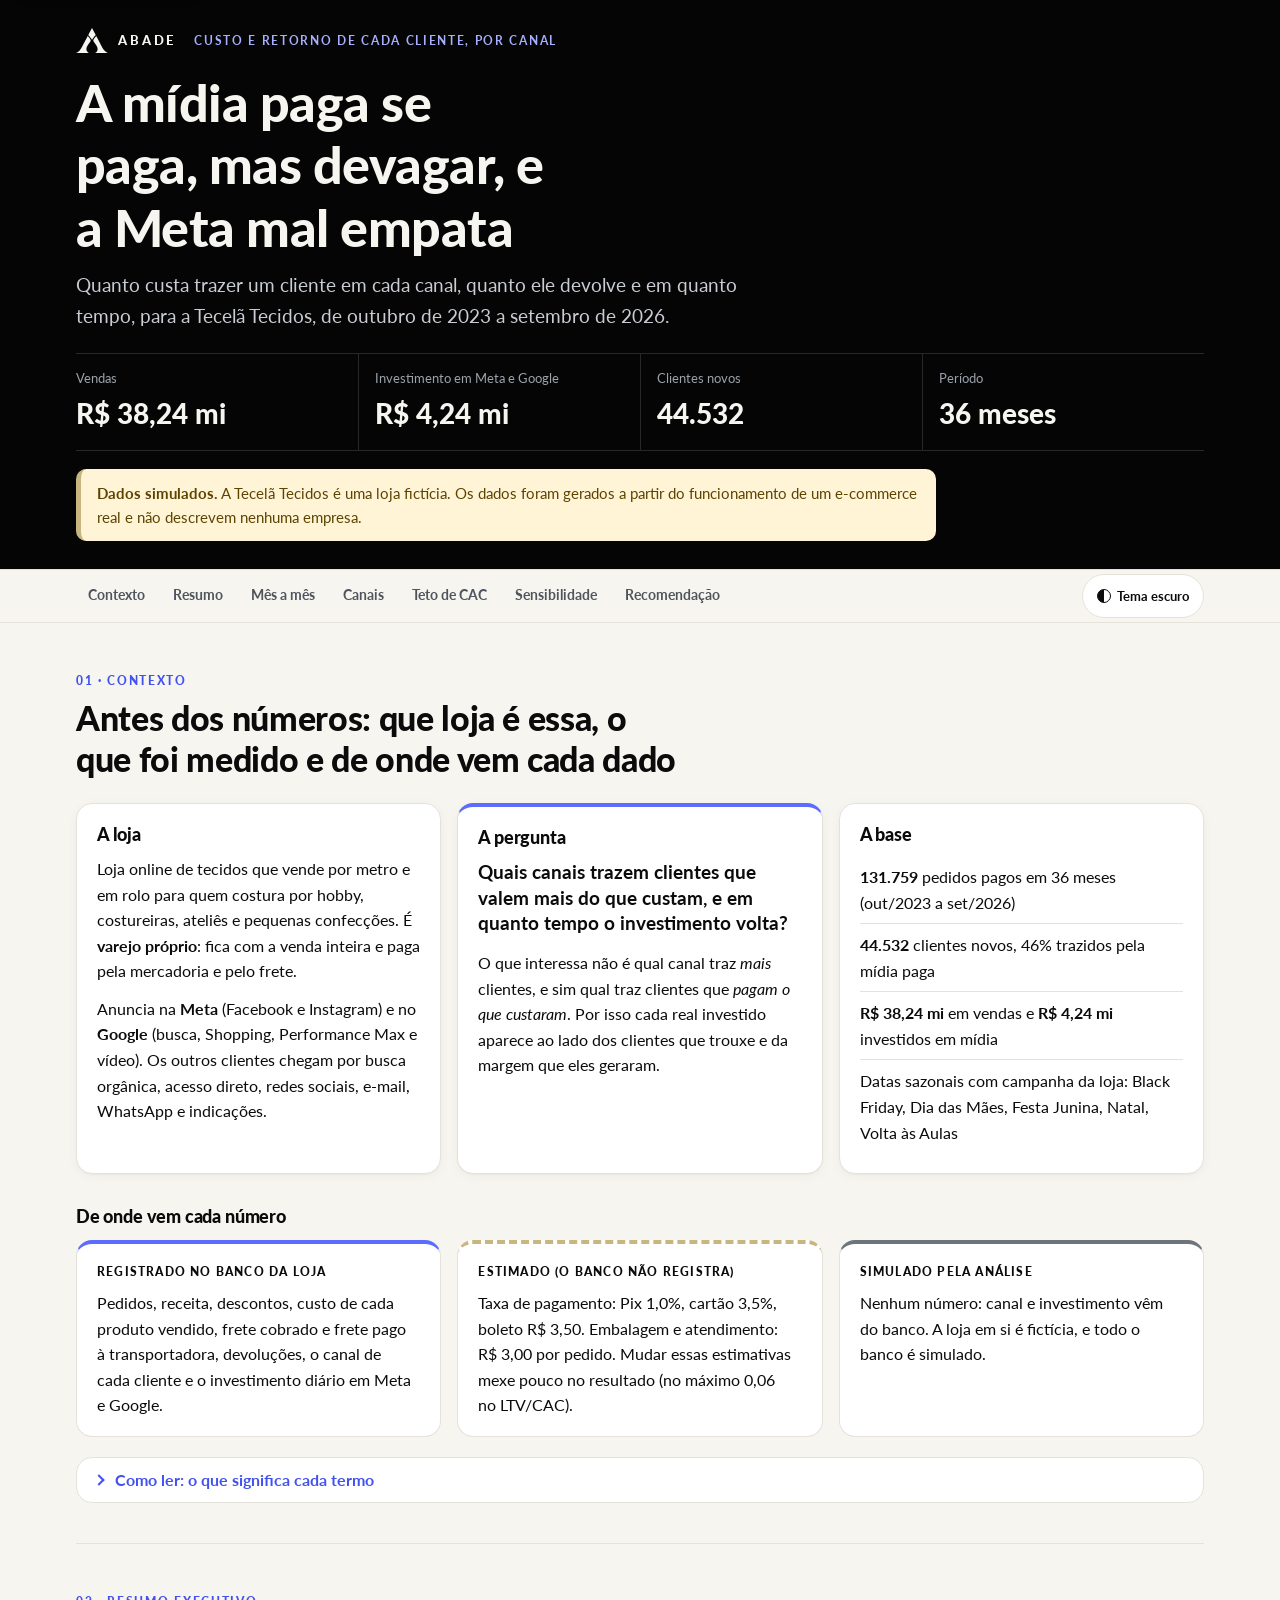
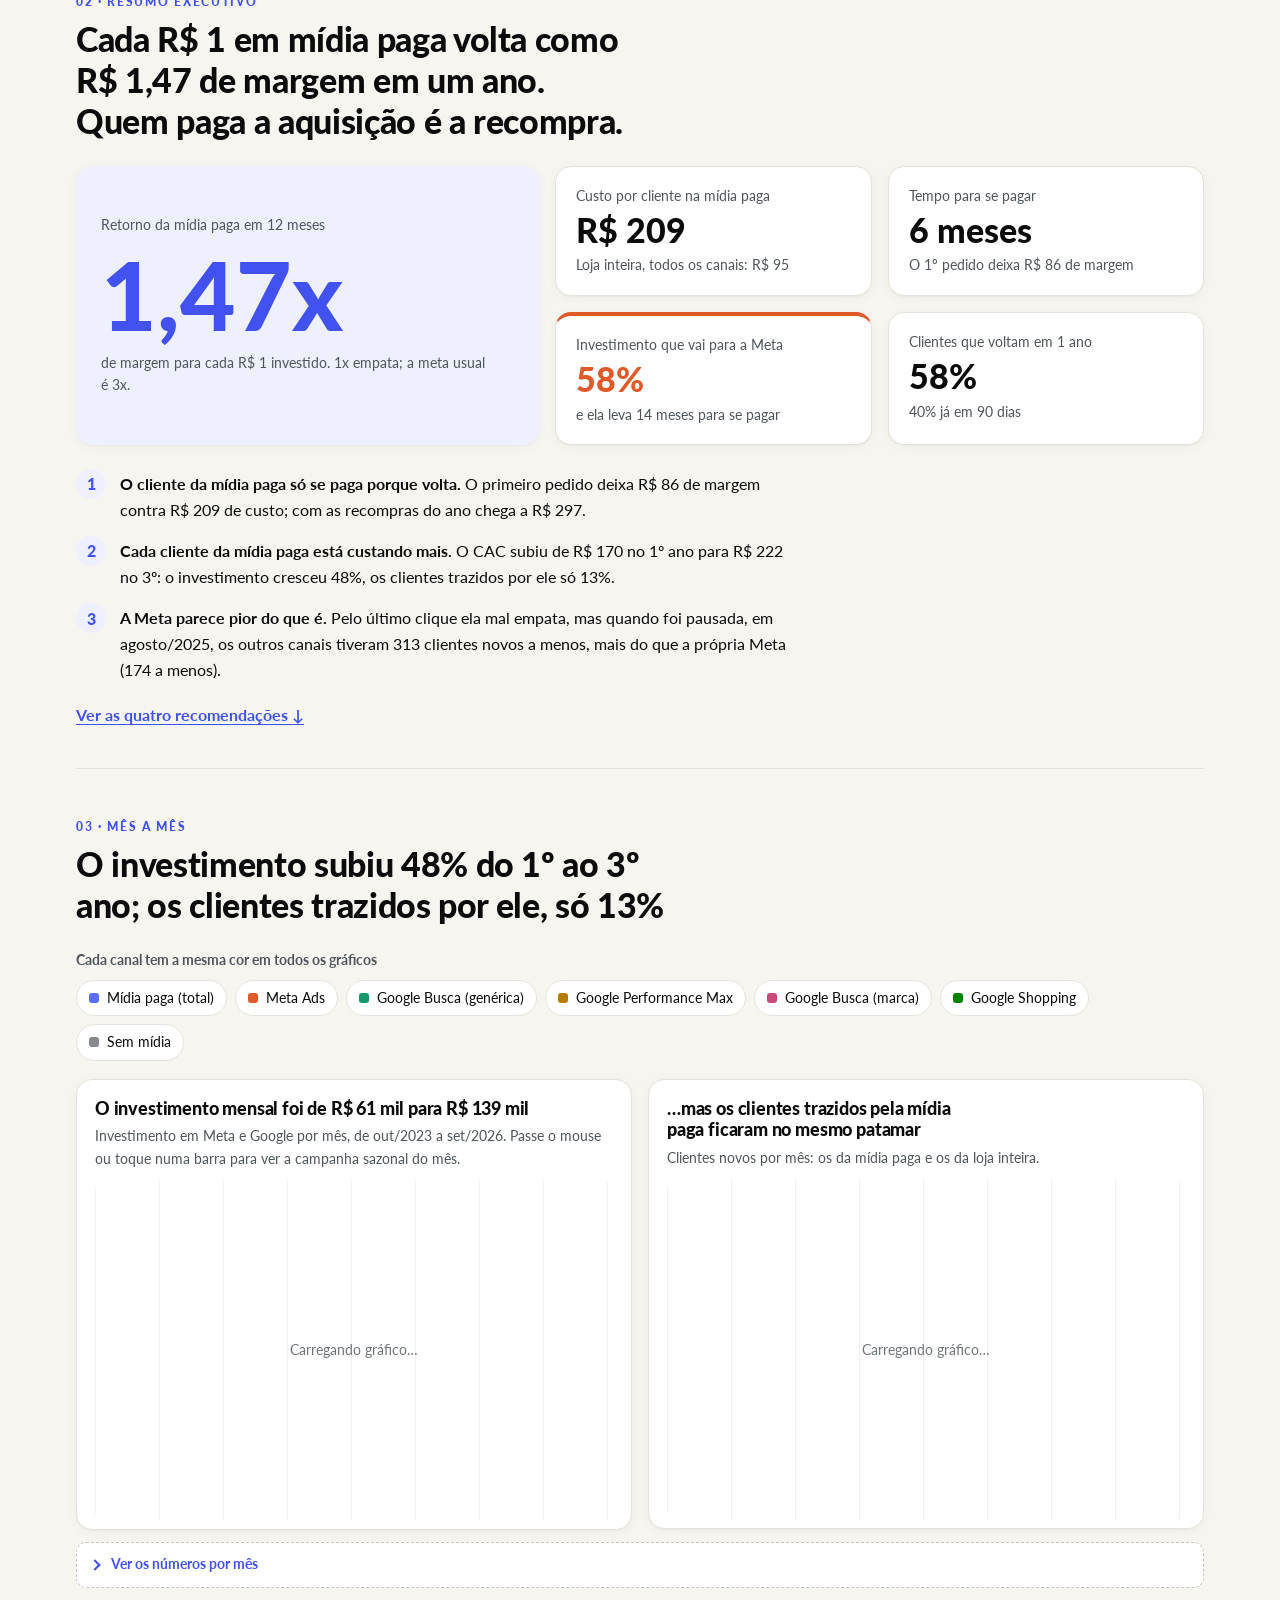
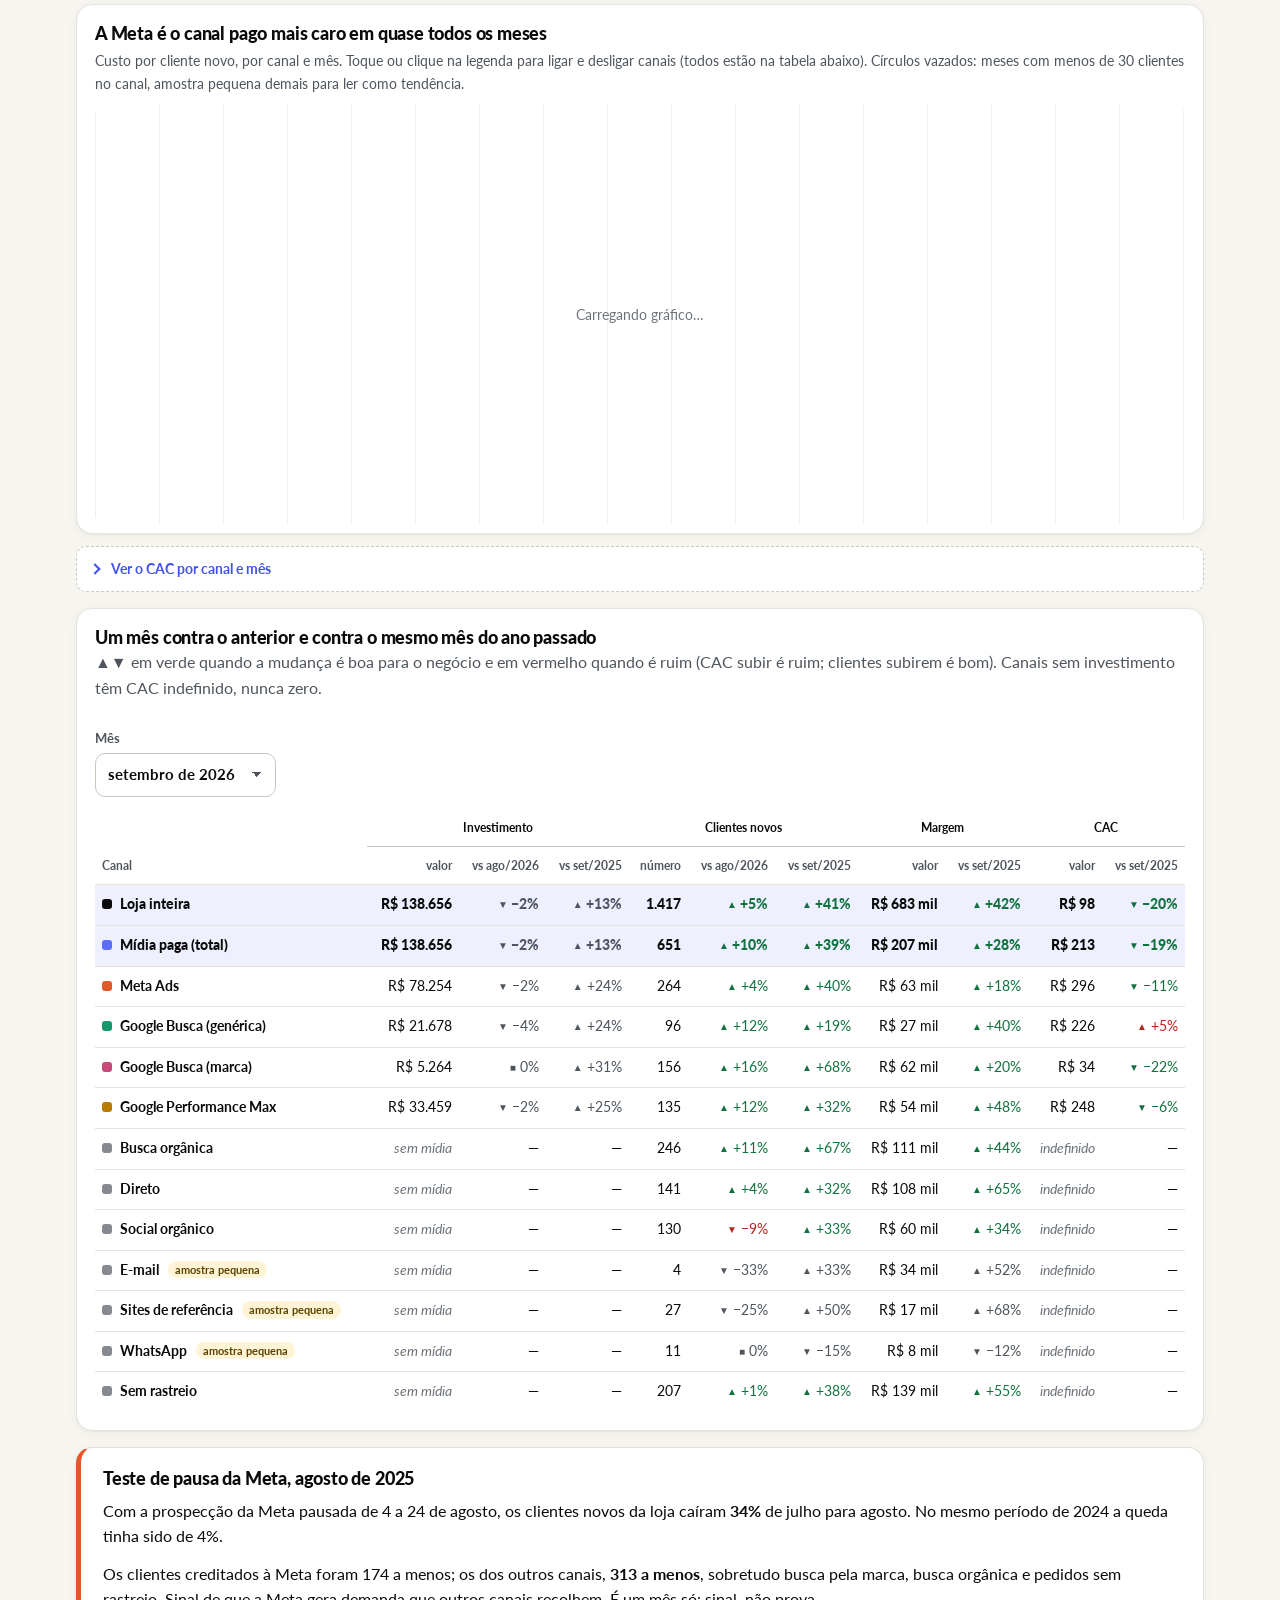
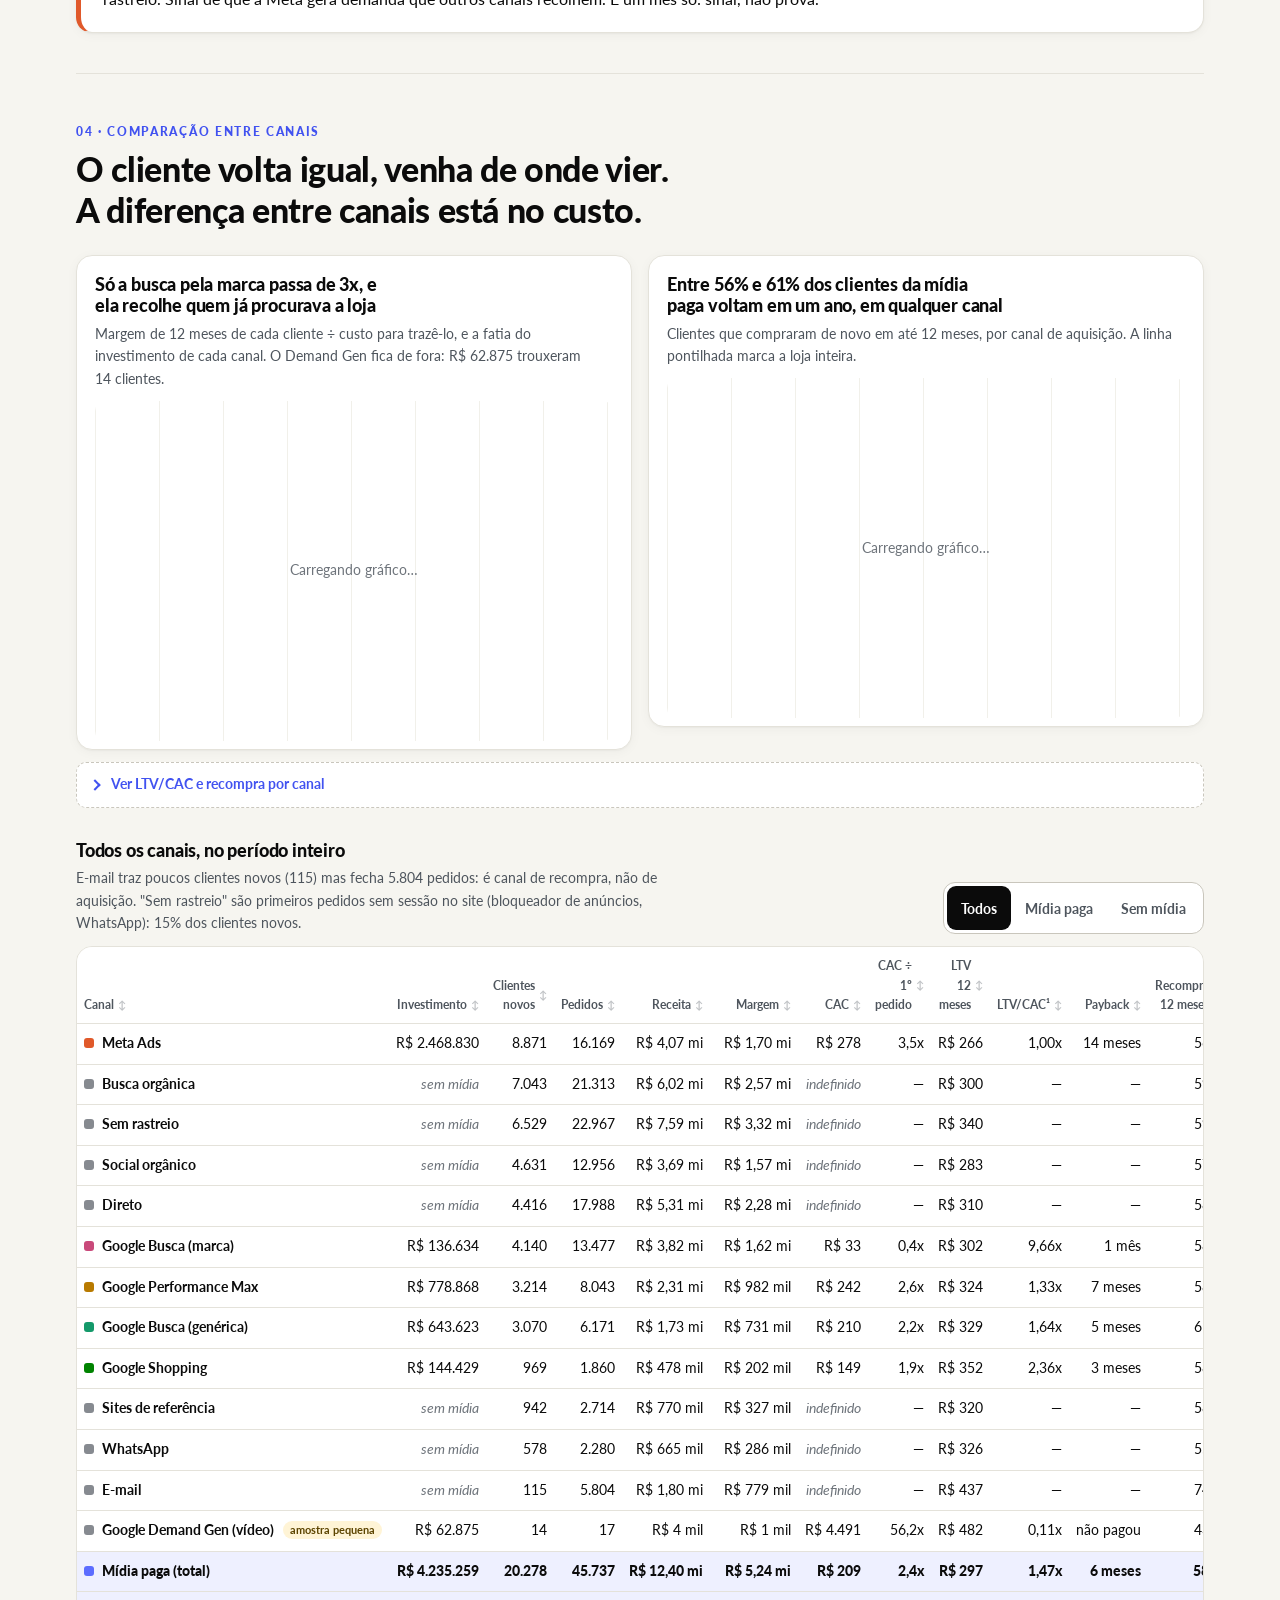
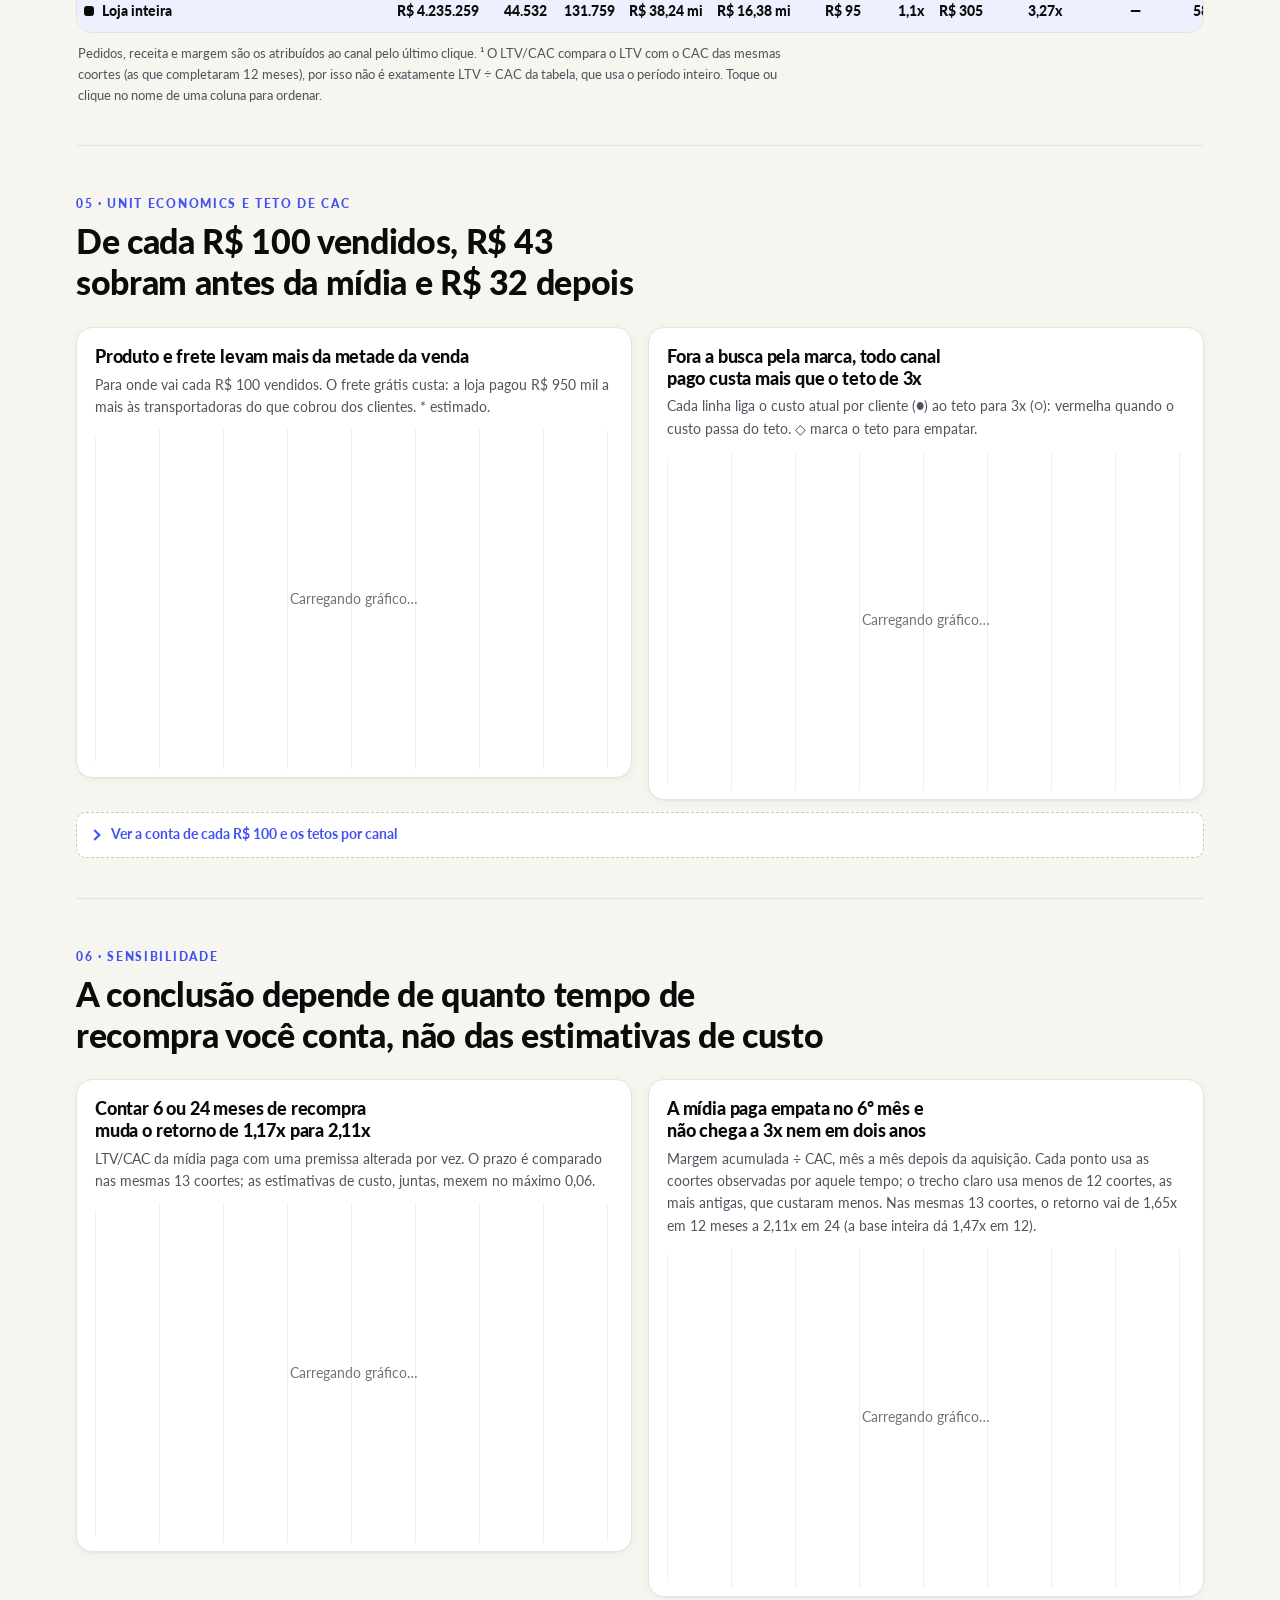
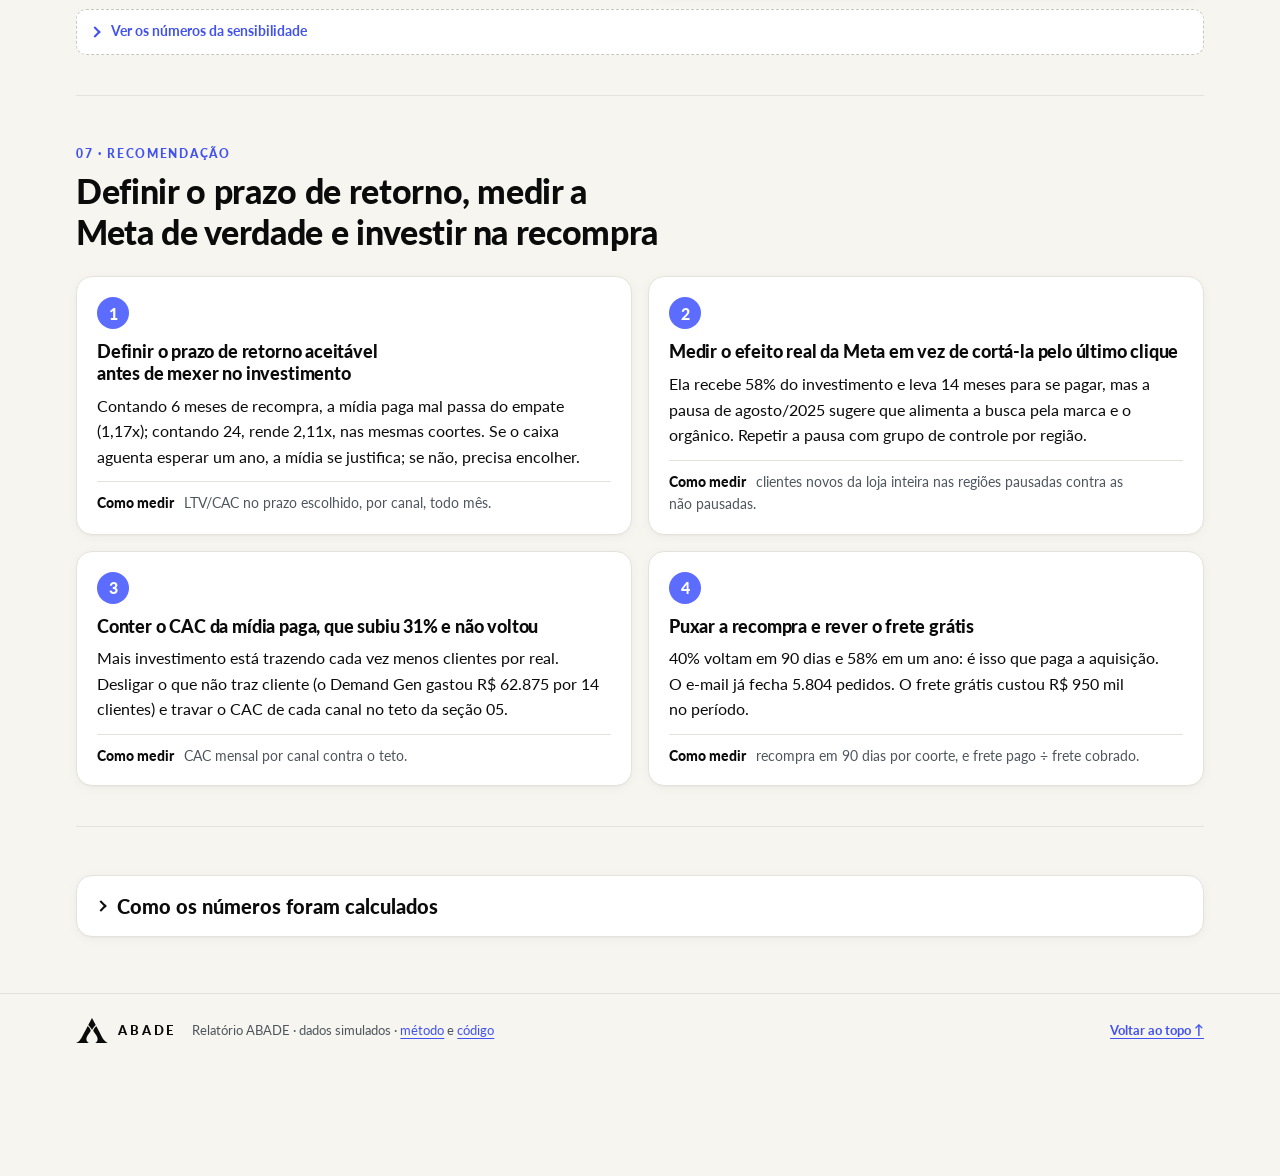
<file: docs/index.html>
<!doctype html>
<html lang="pt-BR">
<head>
<meta charset="utf-8">
<meta name="viewport" content="width=device-width, initial-scale=1">
<title>Unit economics por canal</title>
<meta http-equiv="refresh" content="0; url=dashboard/">
<link rel="canonical" href="dashboard/">
<style>body { margin: 0; background: #F6F5F0; color: #050505; font-family: Lato, Arial, sans-serif; padding: 32px 16px; }</style>
</head>
<body><p>Abrindo o <a href="dashboard/">dashboard</a>…</p></body>
</html>
</file>
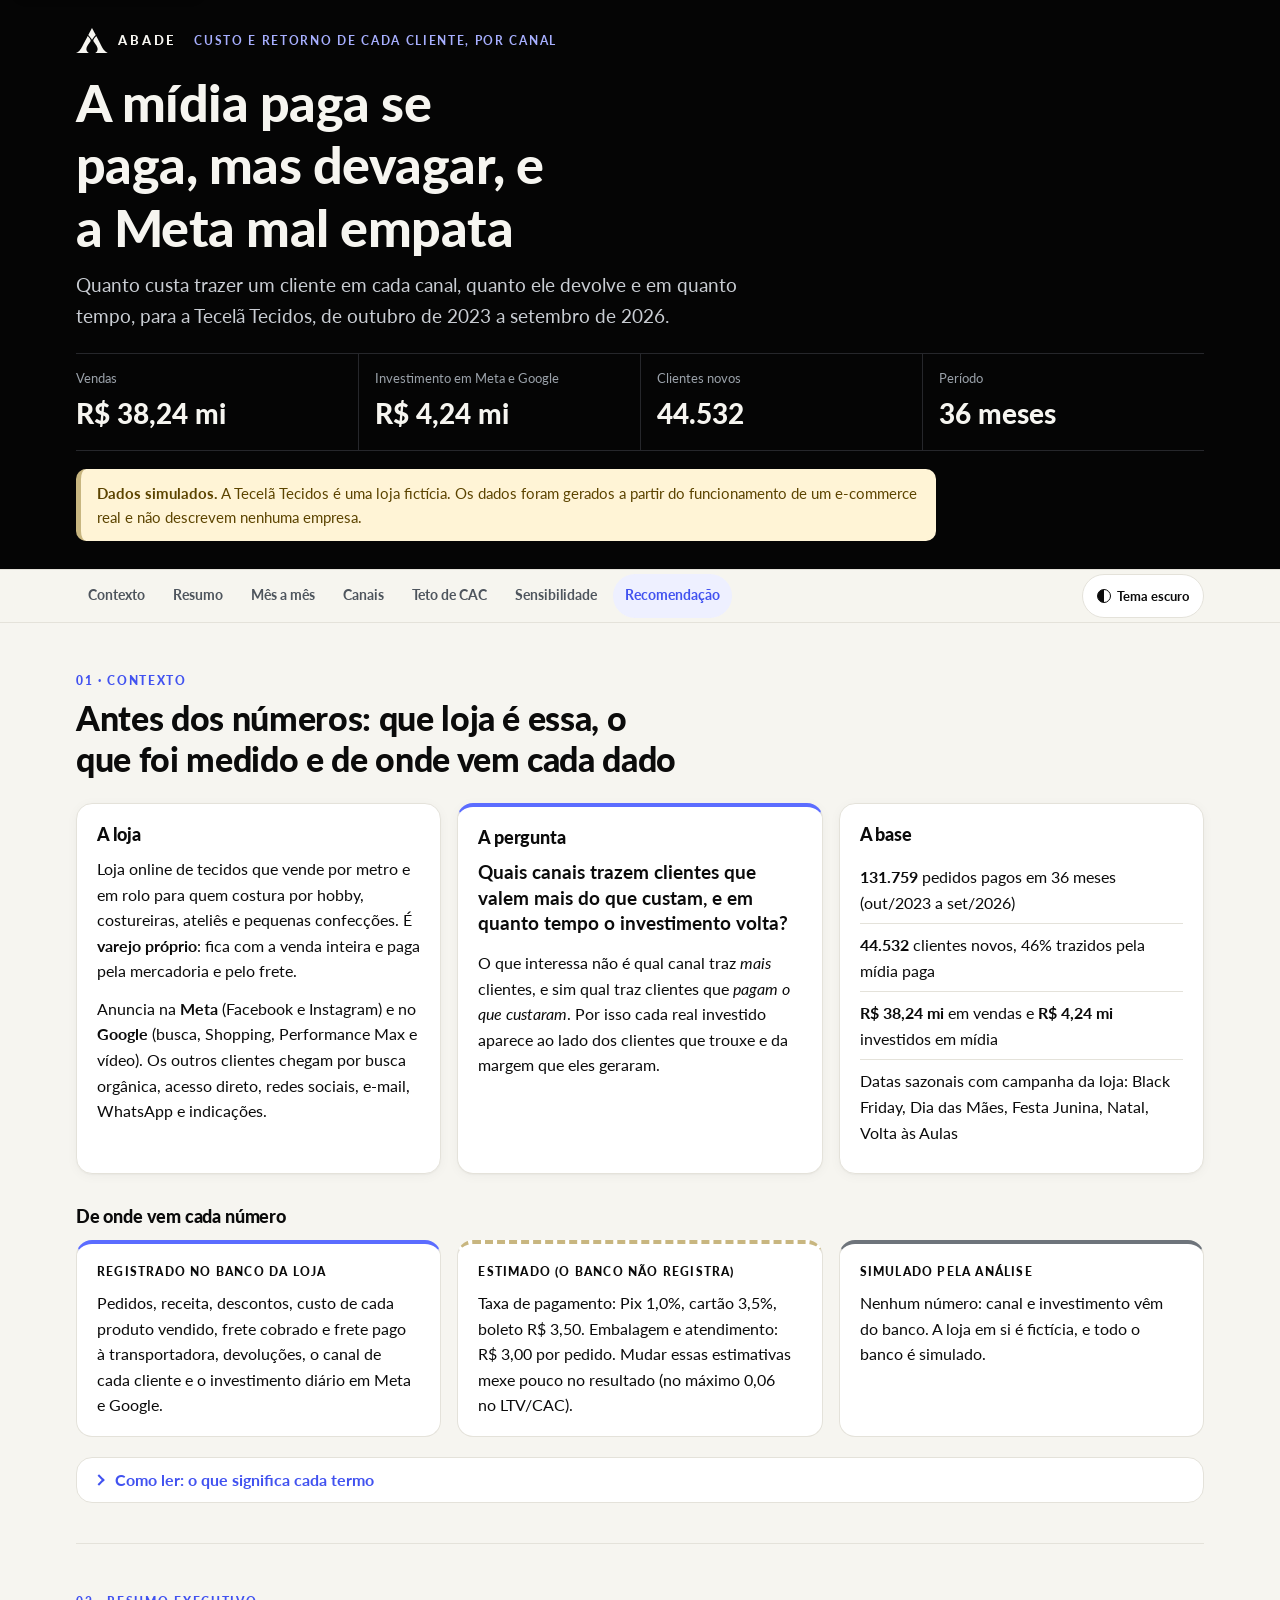
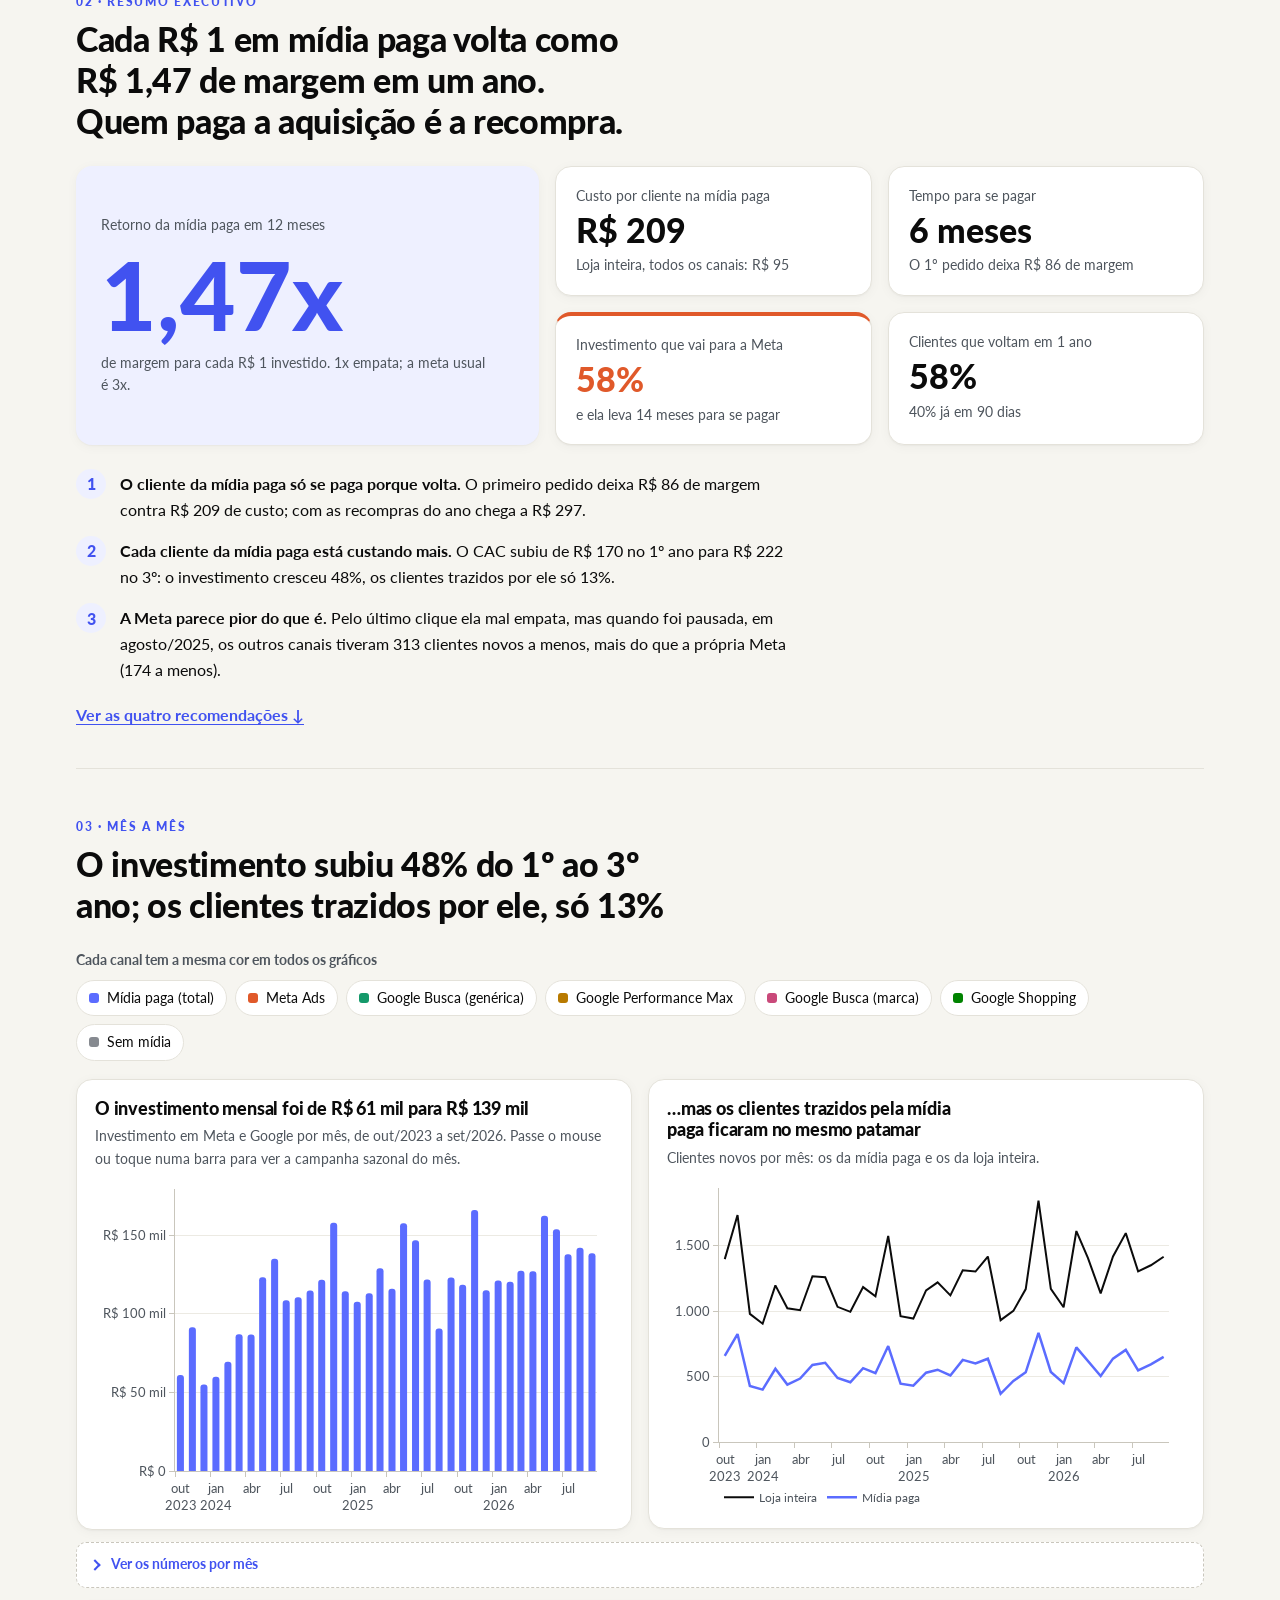
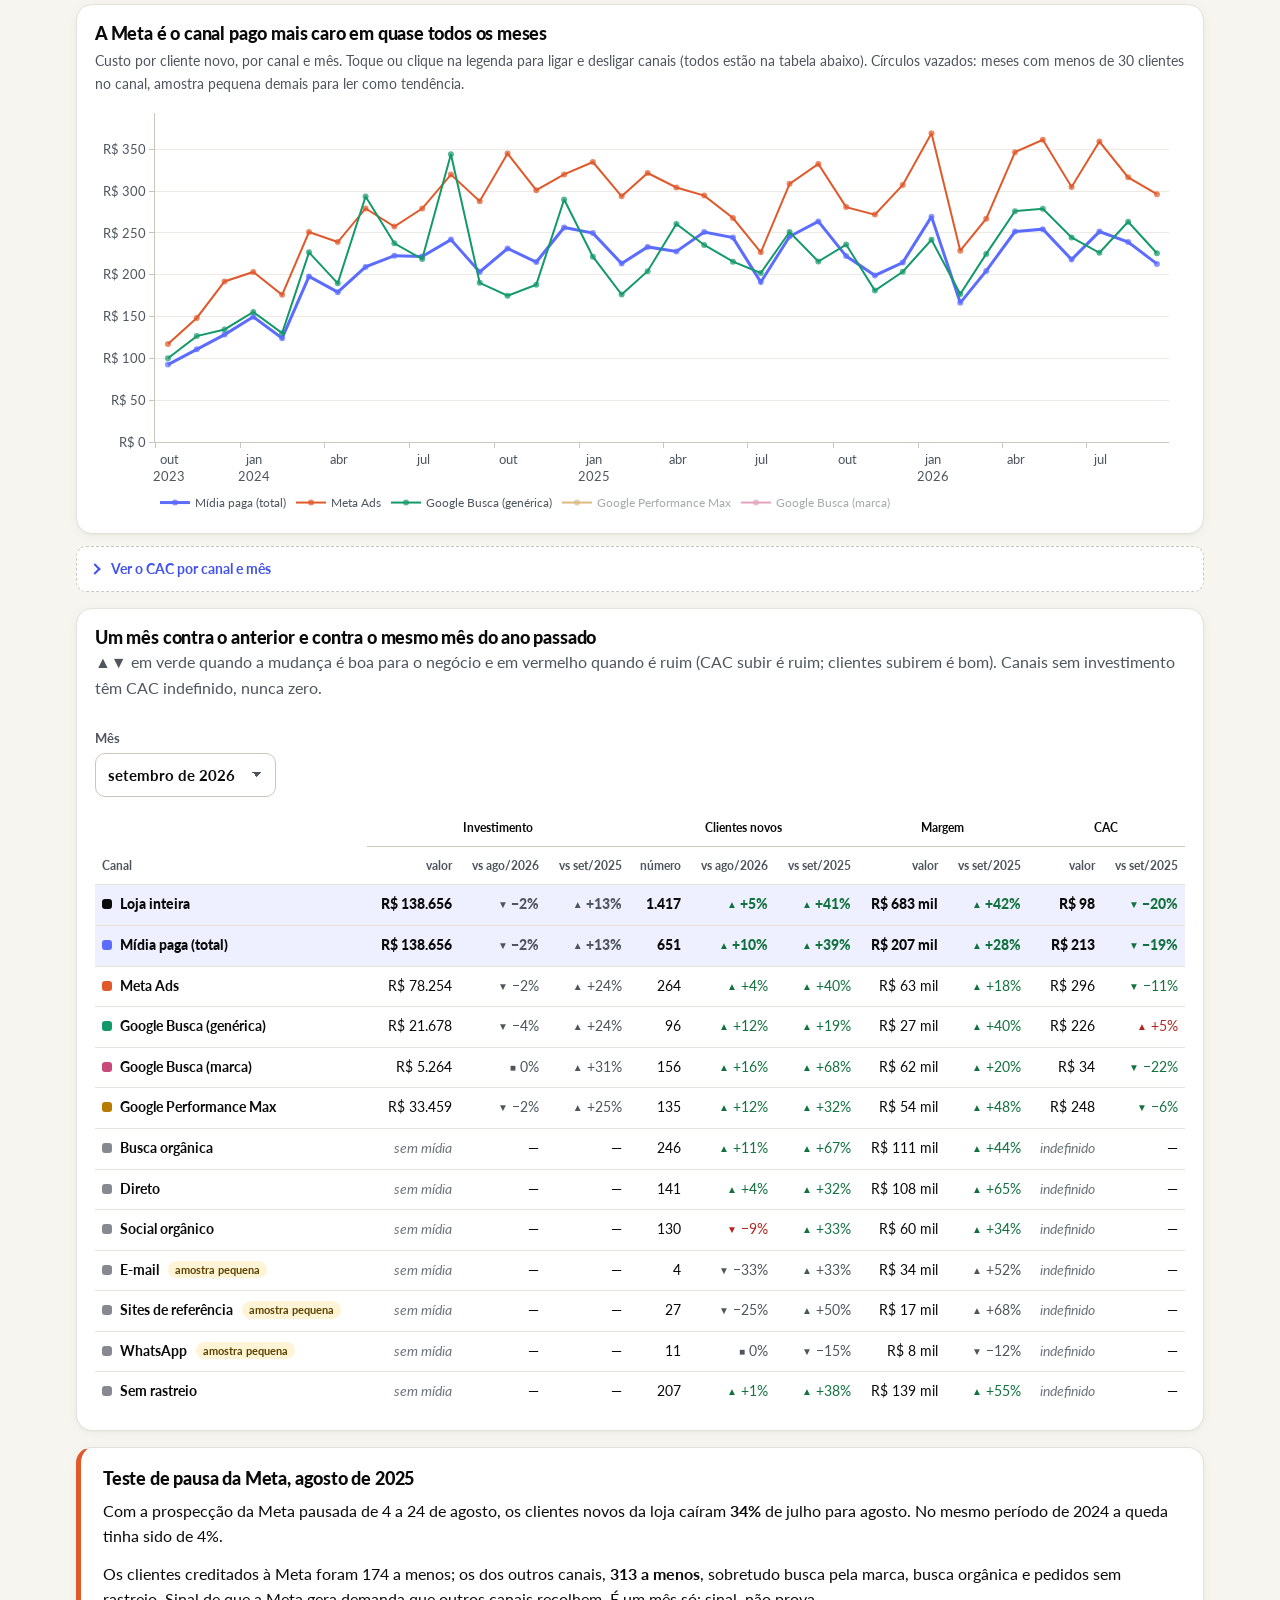
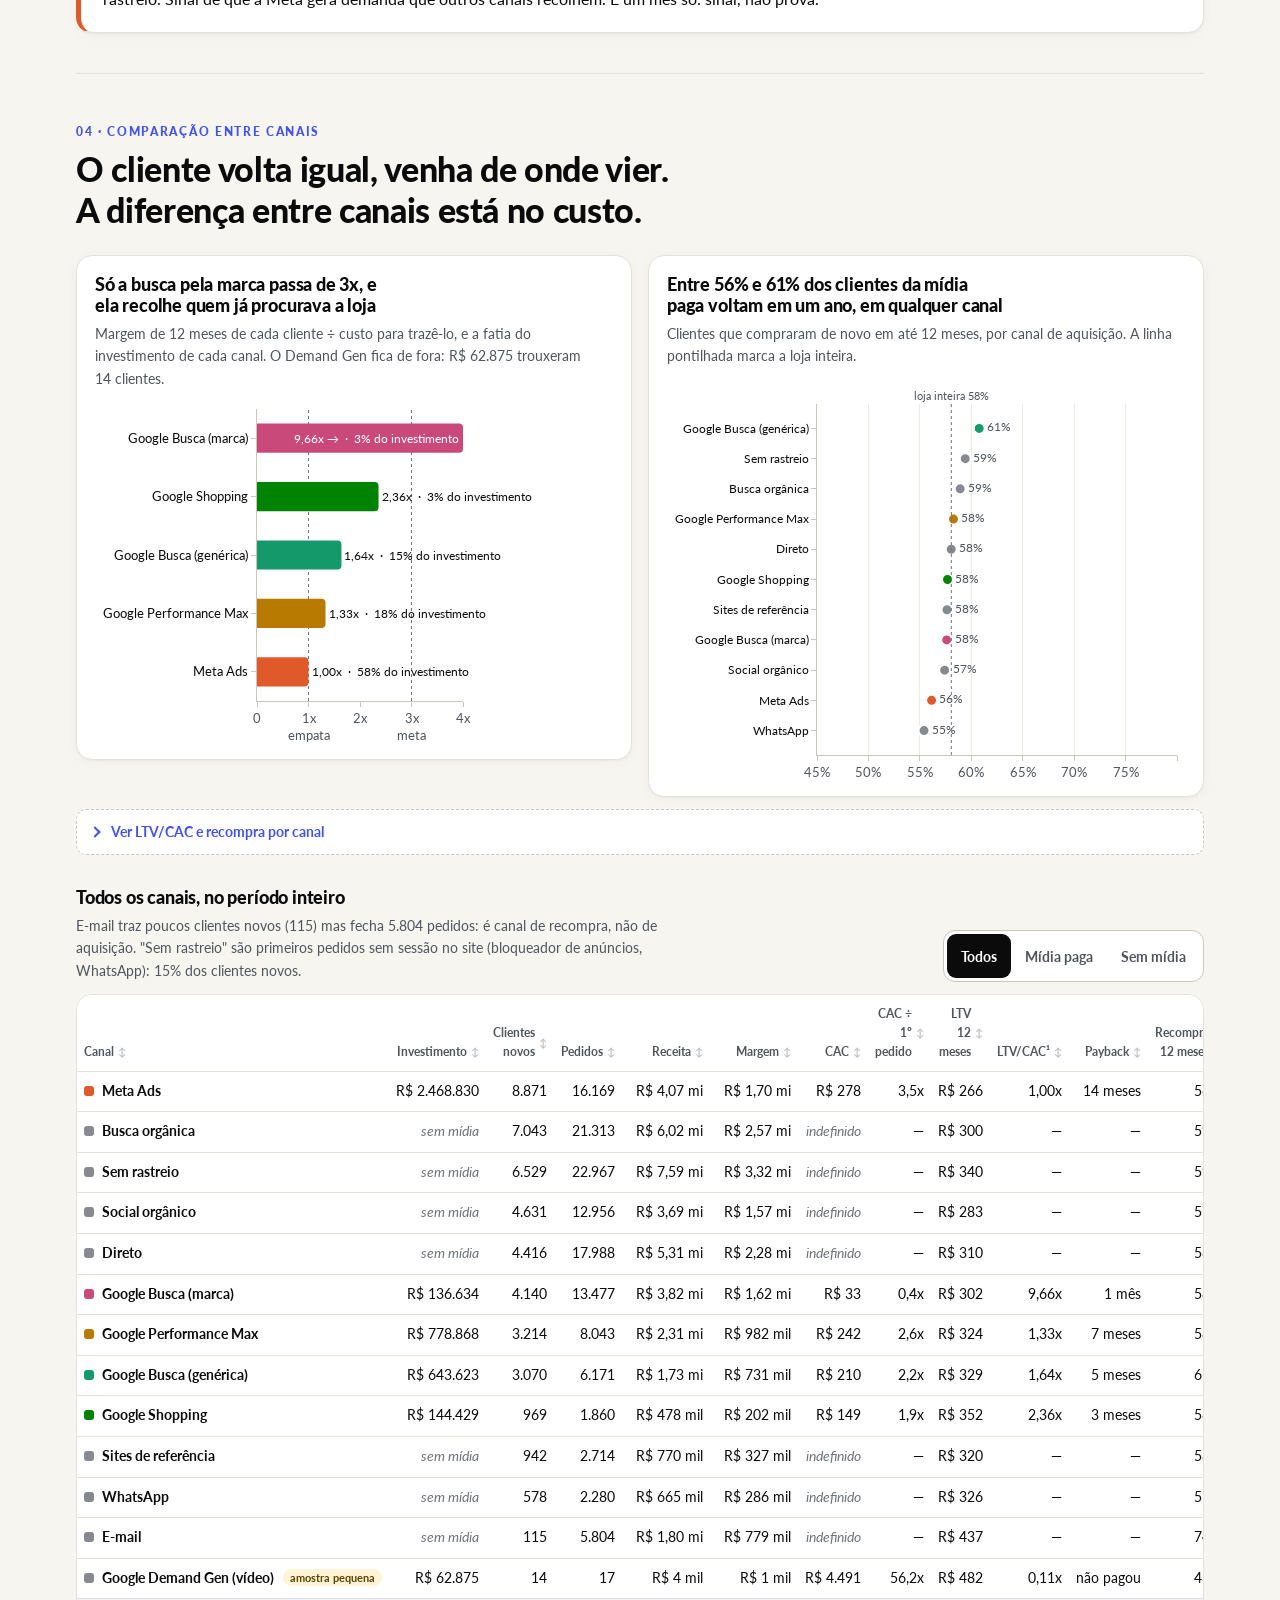
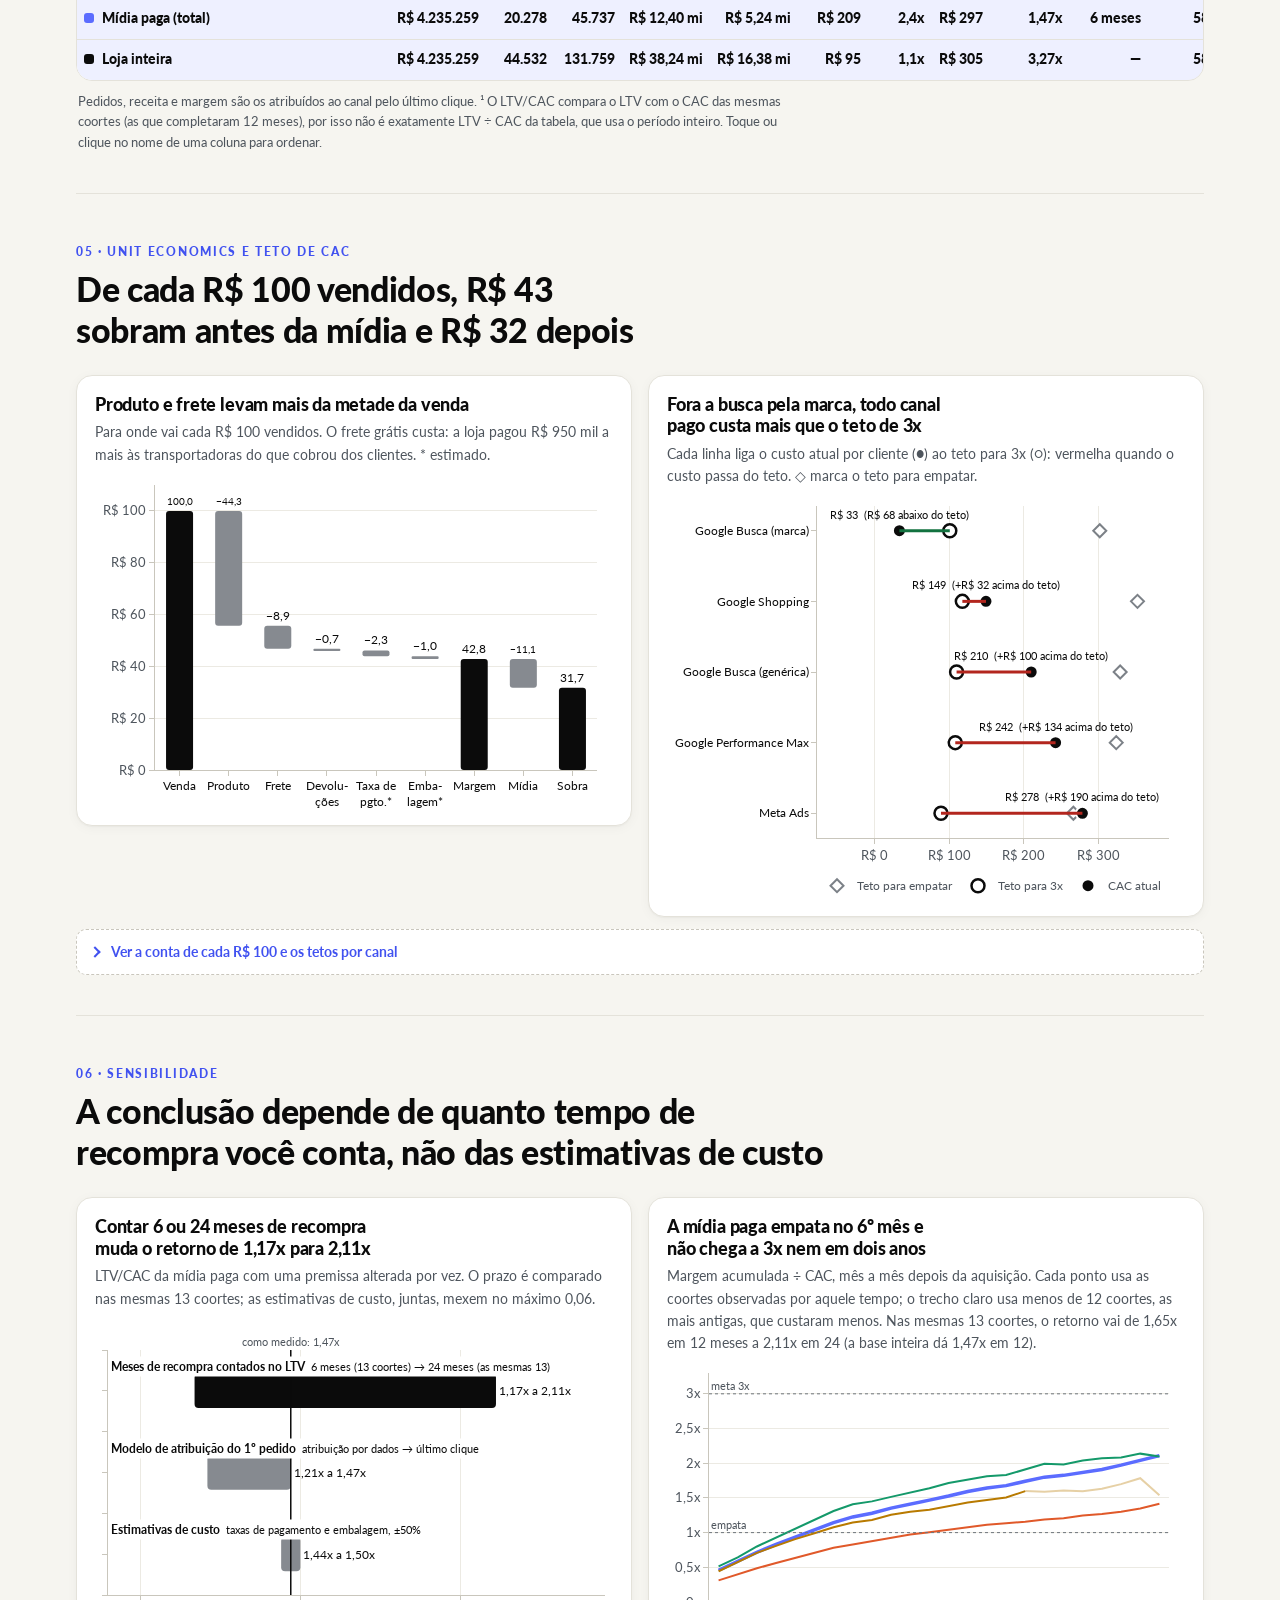
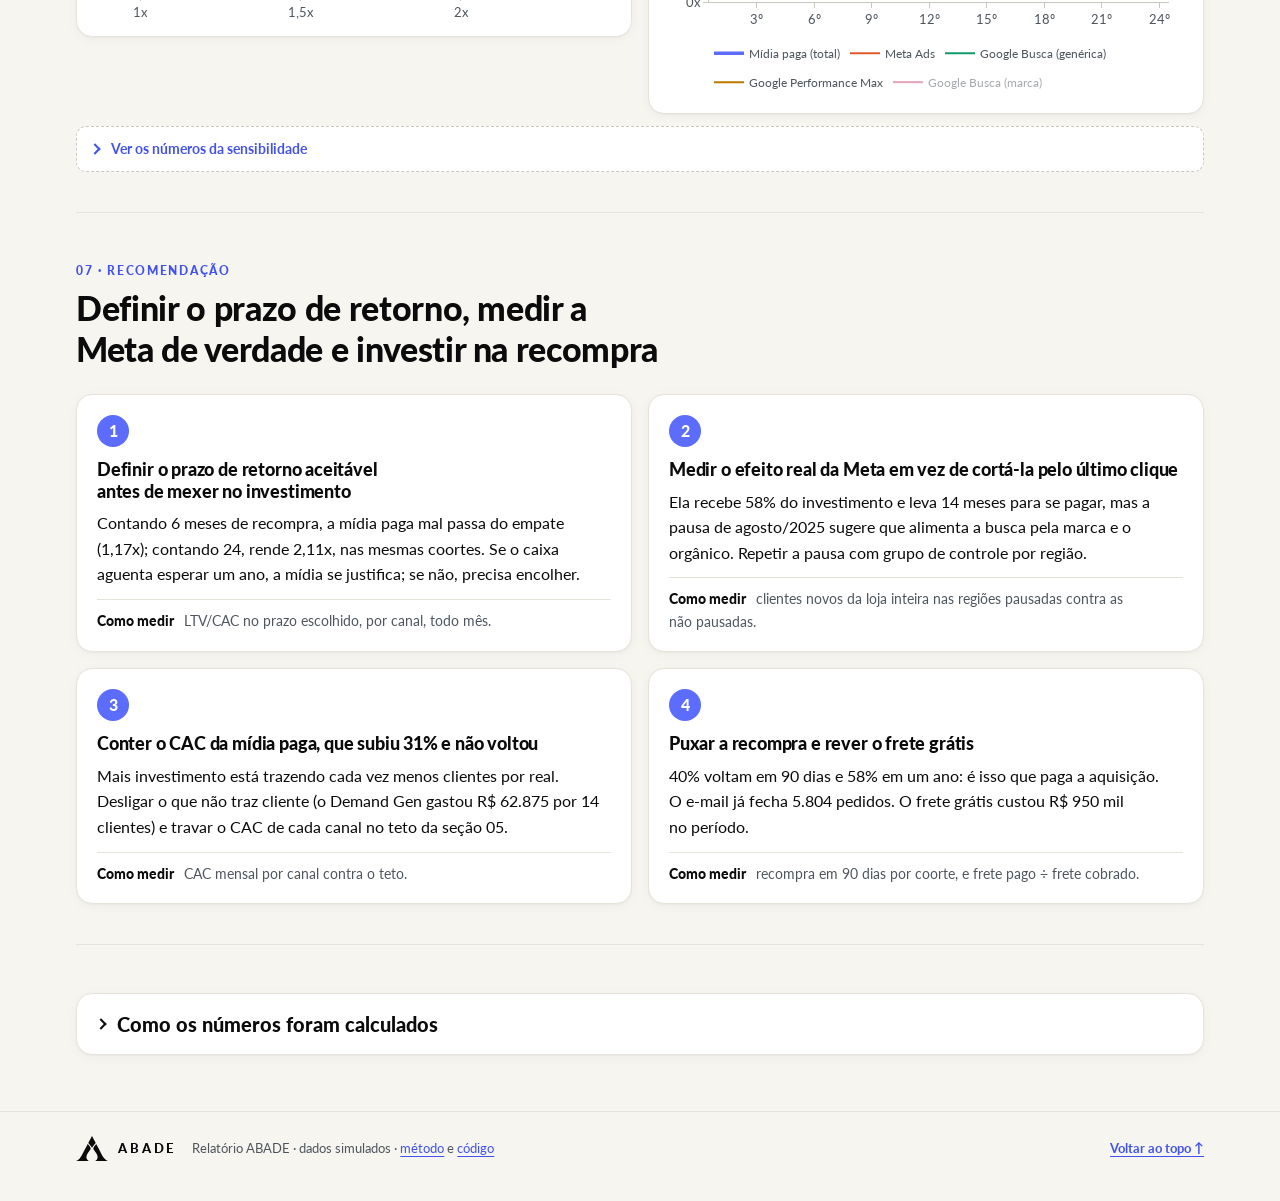
<file: docs/dashboard/index.html>
<!doctype html>
<html lang="pt-BR">
<head>
<meta charset="utf-8">
<meta name="viewport" content="width=device-width, initial-scale=1">
<title>Quanto custa e quanto rende cada cliente, por canal · Tecelã Tecidos</title>
<meta name="description" content="Quanto custa trazer um cliente em cada canal de mídia, quanto ele devolve e em quanto tempo. Loja online de tecidos, out/2023 a set/2026. Dados simulados.">
<meta name="color-scheme" content="light dark">
<meta name="theme-color" content="#050505">
<link rel="canonical" href="https://arielabade.github.io/unit-economics-olist/dashboard/">
<meta property="og:title" content="Quanto custa e quanto rende cada cliente, por canal">
<meta property="og:description" content="Cada R$ 1 em mídia paga volta como 1,47x de margem em 12 meses. Dados simulados.">
<meta property="og:type" content="website">
<meta property="og:url" content="https://arielabade.github.io/unit-economics-olist/dashboard/">
<meta property="og:locale" content="pt_BR">
<meta name="twitter:card" content="summary">
<link rel="icon" href="favicon.svg" type="image/svg+xml">
<link rel="preconnect" href="https://fonts.googleapis.com">
<link rel="preconnect" href="https://fonts.gstatic.com" crossorigin>
<link href="https://fonts.googleapis.com/css2?family=Lato:ital,wght@0,400;0,700;0,900;1,400&display=swap" rel="stylesheet">
<link rel="stylesheet" href="styles.css?v=a8d4e574d2">
<script>
  // Before first paint: the chosen theme, so the page never flashes the wrong one.
  (function () {
    try { var t = localStorage.getItem("ue-theme"); if (t === "light" || t === "dark") document.documentElement.dataset.theme = t; } catch (e) {}
  })();
</script>
<script src="app.js?v=17422c5a86" data-plotly="plotly-cartesian-4.1.1.min.js" defer></script>
</head>
<body>
<a class="skip" href="#conteudo">Pular para o conteúdo</a>

<header class="hero" id="topo">
  <div class="wrap">
    <div class="brand-row">
      <span class="brand"><svg class="mark" viewBox="0 0 127.566 100" aria-hidden="true" focusable="false"><path d="M80.82 32.28 L76.70 36.70 L74.68 39.18 L72.73 41.87 L71.16 44.34 L69.96 46.59 L69.36 48.16 L69.06 49.51 L69.06 50.94 L69.21 51.61 L69.66 52.81 L70.41 54.23 L77.90 64.64 L80.15 68.09 L82.62 72.36 L83.75 74.61 L84.79 77.15 L85.39 79.03 L85.99 81.95 L86.14 83.45 L86.14 85.54 L85.92 87.42 L85.17 90.34 L84.04 92.73 L82.70 94.68 L80.60 96.85 L78.05 98.73 L76.25 99.70 L75.88 99.78 L75.88 99.93 L127.49 99.93 L127.42 99.78 L126.89 99.63 L125.02 98.73 L121.87 96.93 L119.63 95.43 L117.30 93.63 L115.51 92.06 L112.73 89.29 L109.81 85.84 L107.87 83.15 L105.24 78.95 L103.15 74.98 L102.70 74.31 L102.10 72.96 L101.35 71.69 L100.75 70.34 L100.30 69.66 L99.40 67.72 L98.05 65.24 L97.15 63.30 L96.55 62.32 L93.41 55.96 L92.96 55.28 L92.06 53.33 L91.46 52.36 L90.86 51.01 L90.56 50.64 L89.96 49.29 L87.72 45.17 L87.27 44.12 L86.82 43.45 L85.92 41.57 L85.54 41.05 L84.57 39.03 L84.12 38.35 L84.04 38.05 L81.72 33.86 L80.97 32.28Z M46.82 32.28 L46.59 32.28 L45.02 35.36 L44.49 36.18 L43.75 37.75 L37.90 48.61 L37.00 50.49 L36.55 51.16 L35.66 53.03 L35.21 53.71 L34.16 55.88 L33.86 56.25 L32.66 58.73 L32.21 59.40 L31.31 61.27 L30.11 63.37 L29.96 63.82 L29.06 65.32 L27.57 68.31 L26.22 70.64 L22.77 77.15 L20.15 81.72 L17.75 85.39 L16.40 87.19 L14.46 89.51 L12.28 91.76 L10.04 93.78 L7.49 95.73 L4.49 97.68 L1.35 99.33 L0.30 99.78 L0.07 99.78 L0.00 99.85 L0.07 99.93 L51.69 99.93 L51.76 99.85 L49.66 98.80 L48.61 98.13 L47.12 96.93 L45.39 95.21 L44.72 94.38 L43.22 91.99 L42.10 89.21 L41.57 86.74 L41.42 85.24 L41.42 83.82 L41.65 81.50 L42.25 78.80 L42.70 77.38 L43.45 75.43 L44.72 72.73 L46.29 69.89 L47.87 67.34 L51.76 61.65 L56.40 55.28 L57.45 53.63 L57.90 52.51 L58.05 52.36 L58.35 51.39 L58.43 49.36 L58.20 48.24 L57.60 46.59 L56.40 44.42 L56.40 44.27 L54.61 41.42 L51.24 37.08Z M63.67 0.00 L63.22 1.05 L62.77 1.72 L62.47 2.47 L60.37 6.29 L60.07 7.04 L59.33 8.24 L59.03 8.99 L55.73 14.98 L55.06 16.40 L48.91 27.87 L48.76 28.31 L53.18 32.73 L56.48 36.63 L58.73 39.63 L61.12 43.07 L63.67 47.42 L63.90 47.49 L63.90 47.34 L64.94 45.62 L64.94 45.47 L66.52 42.92 L68.76 39.63 L70.79 36.93 L74.61 32.43 L78.80 28.16 L70.64 12.73 L69.74 11.24 L69.44 10.49 L68.54 8.99 L68.24 8.24 L67.34 6.74 L66.59 5.17 L66.29 4.79 L65.99 4.04 L64.79 1.95 L63.90 0.07Z" fill-rule="evenodd"/></svg><span class="brand-name">ABADE</span></span>
      <span class="eyebrow">Custo e retorno de cada cliente, por canal</span>
    </div>
    <h1>A mídia paga se paga, mas devagar, e a Meta mal empata</h1>
    <p class="lede">Quanto custa trazer um cliente em cada canal, quanto ele devolve e em quanto tempo, para a Tecelã Tecidos,
      de outubro de 2023 a setembro de 2026.</p>
    <dl class="facts">
      <div><dt>Vendas</dt><dd>R$ 38,24 mi</dd></div>
      <div><dt>Investimento em Meta e Google</dt><dd>R$ 4,24 mi</dd></div>
      <div><dt>Clientes novos</dt><dd>44.532</dd></div>
      <div><dt>Período</dt><dd>36 meses</dd></div>
    </dl>
    <p class="notice" role="note"><strong>Dados simulados.</strong> A Tecelã Tecidos é uma loja fictícia. Os dados foram gerados
      a partir do funcionamento de um e-commerce real e não descrevem nenhuma empresa.</p>
  </div>
</header>

<nav class="toc" aria-label="Seções do relatório">
  <div class="wrap toc-inner">
    <ol>
      <li><a href="#contexto">Contexto</a></li>
      <li><a href="#resumo">Resumo</a></li>
      <li><a href="#meses">Mês a mês</a></li>
      <li><a href="#canais">Canais</a></li>
      <li><a href="#unit-economics">Teto de CAC</a></li>
      <li><a href="#sensibilidade">Sensibilidade</a></li>
      <li><a href="#recomendacao">Recomendação</a></li>
    </ol>
    <button type="button" class="theme-toggle" id="theme-toggle" aria-pressed="false" hidden>
      <span aria-hidden="true" class="theme-icon"></span><span class="theme-label">Tema escuro</span>
    </button>
  </div>
</nav>

<main id="conteudo" class="wrap">

<!-- ========================================================== 01 Contexto -->
<section id="contexto" aria-labelledby="h-contexto">
  <p class="kicker">01 · Contexto</p>
  <h2 id="h-contexto">Antes dos números: que loja é essa, o que foi medido e de onde vem cada dado</h2>

  <div class="grid-3">
    <article class="panel">
      <h3>A loja</h3>
      <p>Loja online de tecidos que vende por metro e em rolo para quem costura por hobby, costureiras, ateliês e
        pequenas confecções. É <strong>varejo próprio</strong>: fica com a venda inteira e paga pela mercadoria e pelo frete.</p>
      <p>Anuncia na <strong>Meta</strong> (Facebook e Instagram) e no <strong>Google</strong> (busca, Shopping, Performance Max e vídeo).
        Os outros clientes chegam por busca orgânica, acesso direto, redes sociais, e-mail, WhatsApp e indicações.</p>
    </article>
    <article class="panel panel-accent">
      <h3>A pergunta</h3>
      <p class="question">Quais canais trazem clientes que valem mais do que custam, e em quanto tempo o investimento volta?</p>
      <p>O que interessa não é qual canal traz <em>mais</em> clientes, e sim qual traz clientes que <em>pagam o que custaram</em>.
        Por isso cada real investido aparece ao lado dos clientes que trouxe e da margem que eles geraram.</p>
    </article>
    <article class="panel">
      <h3>A base</h3>
      <ul class="plain">
        <li><strong>131.759</strong> pedidos pagos em 36 meses (out/2023 a set/2026)</li>
        <li><strong>44.532</strong> clientes novos, 46% trazidos pela mídia paga</li>
        <li><strong>R$ 38,24 mi</strong> em vendas e <strong>R$ 4,24 mi</strong> investidos em mídia</li>
        <li>Datas sazonais com campanha da loja: Black Friday, Dia das Mães, Festa Junina, Natal, Volta às Aulas</li>
      </ul>
    </article>
  </div>

  <h3 class="sub-h">De onde vem cada número</h3>
  <ul class="provenance">
    <li class="prov prov-data">
      <p class="prov-tag">Registrado no banco da loja</p>
      <p>Pedidos, receita, descontos, custo de cada produto vendido, frete cobrado e frete pago à transportadora,
        devoluções, o canal de cada cliente e o investimento diário em Meta e Google.</p>
    </li>
    <li class="prov prov-assumed">
      <p class="prov-tag">Estimado (o banco não registra)</p>
      <p>Taxa de pagamento: Pix 1,0%, cartão 3,5%, boleto R$ 3,50. Embalagem e atendimento:
        R$ 3,00 por pedido. Mudar essas estimativas mexe pouco no resultado (no máximo 0,06 no LTV/CAC).</p>
    </li>
    <li class="prov prov-none">
      <p class="prov-tag">Simulado pela análise</p>
      <p>Nenhum número: canal e investimento vêm do banco. A loja em si é fictícia, e todo o banco é simulado.</p>
    </li>
  </ul>

  <details class="explainer" id="como-ler">
    <summary>Como ler: o que significa cada termo</summary>
    <dl class="glossary">
      <div><dt>CAC</dt><dd>Quanto custa trazer um cliente novo: investimento do canal ÷ clientes novos que ele trouxe.
        Na mídia paga, <strong>R$ 209</strong>.</dd></div>
      <div><dt>Margem de contribuição</dt><dd>O que sobra da venda depois de pagar produto, frete, devoluções, taxa e
        embalagem, antes da mídia. De cada R$ 100 vendidos, <strong>R$ 43</strong>.</dd></div>
      <div><dt>LTV de 12 meses</dt><dd>A margem que um cliente gera no primeiro ano, somando todas as compras.
        Cliente vindo da mídia paga: <strong>R$ 297</strong>.</dd></div>
      <div><dt>LTV/CAC</dt><dd>Quantas vezes o cliente devolve o que custou. 1x empata; 3x é a meta usual de planejamento.</dd></div>
      <div><dt>Payback</dt><dd>Quantos meses de margem acumulada até cobrir o CAC, contando o mês da compra.</dd></div>
      <div><dt>Teto de CAC</dt><dd>O máximo que vale pagar por cliente: o LTV para empatar, um terço dele para 3x
        (na mídia paga, <strong>R$ 99</strong>).</dd></div>
    </dl>
  </details>
</section>

<!-- ========================================================== 02 Resumo -->
<section id="resumo" aria-labelledby="h-resumo">
  <p class="kicker">02 · Resumo executivo</p>
  <h2 id="h-resumo">Cada R$ 1 em mídia paga volta como R$ 1,47 de margem em um ano. Quem paga a aquisição é a recompra.</h2>

  <div class="summary">
    <div class="hero-stat">
      <p class="stat-label">Retorno da mídia paga em 12 meses</p>
      <p class="hero-value">1,47x</p>
      <p class="stat-note">de margem para cada R$ 1 investido. 1x empata; a meta usual é 3x.</p>
    </div>
    <div class="stats">
      <div class="stat"><p class="stat-label">Custo por cliente na mídia paga</p><p class="stat-value">R$ 209</p>
        <p class="stat-note">Loja inteira, todos os canais: R$ 95</p></div>
      <div class="stat"><p class="stat-label">Tempo para se pagar</p><p class="stat-value">6 meses</p>
        <p class="stat-note">O 1º pedido deixa R$ 86 de margem</p></div>
      <div class="stat stat-warn"><p class="stat-label">Investimento que vai para a Meta</p><p class="stat-value">58%</p>
        <p class="stat-note">e ela leva 14 meses para se pagar</p></div>
      <div class="stat"><p class="stat-label">Clientes que voltam em 1 ano</p><p class="stat-value">58%</p>
        <p class="stat-note">40% já em 90 dias</p></div>
    </div>
  </div>

  <ol class="takeaways">
    <li><strong>O cliente da mídia paga só se paga porque volta.</strong> O primeiro pedido deixa R$ 86 de margem contra
      R$ 209 de custo; com as recompras do ano chega a R$ 297.</li>
    <li><strong>Cada cliente da mídia paga está custando mais.</strong> O CAC subiu de R$ 170 no 1º ano para R$ 222 no 3º:
      o investimento cresceu 48%, os clientes trazidos por ele só 13%.</li>
    <li><strong>A Meta parece pior do que é.</strong> Pelo último clique ela mal empata, mas quando foi pausada, em agosto/2025,
      os outros canais tiveram 313 clientes novos a menos, mais do que a própria Meta (174 a menos).</li>
  </ol>
  <p class="jump"><a href="#recomendacao">Ver as quatro recomendações ↓</a></p>
</section>

<!-- ========================================================== 03 Meses -->
<section id="meses" aria-labelledby="h-meses">
  <p class="kicker">03 · Mês a mês</p>
  <h2 id="h-meses">O investimento subiu 48% do 1º ao 3º ano; os clientes trazidos por ele, só 13%</h2>

  <div class="legend-key" role="group" aria-labelledby="legend-title">
    <p class="legend-title" id="legend-title">Cada canal tem a mesma cor em todos os gráficos</p>
    <ul class="chips">
      <li><span class="swatch" style="--sw: var(--c-paid_total)"></span>Mídia paga (total)</li>
      <li><span class="swatch" style="--sw: var(--c-paid_social)"></span>Meta Ads</li>
      <li><span class="swatch" style="--sw: var(--c-paid_search_generic)"></span>Google Busca (genérica)</li>
      <li><span class="swatch" style="--sw: var(--c-performance_max)"></span>Google Performance Max</li>
      <li><span class="swatch" style="--sw: var(--c-paid_search_brand)"></span>Google Busca (marca)</li>
      <li><span class="swatch" style="--sw: var(--c-paid_shopping)"></span>Google Shopping</li>
      <li><span class="swatch" style="--sw: var(--c-unpaid)"></span>Sem mídia</li>
    </ul>
  </div>

  <div class="grid-2">
    <figure class="card" aria-labelledby="t-spend" aria-describedby="d-spend">
      <figcaption><h3 id="t-spend">O investimento mensal foi de R$ 61 mil para R$ 139 mil</h3>
        <p id="d-spend">Investimento em Meta e Google por mês, de out/2023 a set/2026. Passe o mouse ou toque numa barra para ver a campanha sazonal do mês.</p></figcaption>
      <div class="chart" data-chart="spend"></div>
    </figure>
    <figure class="card" aria-labelledby="t-customers" aria-describedby="d-customers">
      <figcaption><h3 id="t-customers">…mas os clientes trazidos pela mídia paga ficaram no mesmo patamar</h3>
        <p id="d-customers">Clientes novos por mês: os da mídia paga e os da loja inteira.</p></figcaption>
      <div class="chart" data-chart="customers"></div>
    </figure>
  </div>
  <details class="data-twin" open><summary>Ver os números por mês</summary><table class="data compact"><caption>Investimento e clientes novos por mês</caption><thead><tr><th scope="col">Mês</th><th scope="col" class=num>Investimento</th><th scope="col" class=num>Clientes via mídia paga</th><th scope="col" class=num>Clientes, todos os canais</th><th scope="col" class=num>CAC pago</th><th scope="col" class=num>Campanha sazonal</th></tr></thead><tbody><tr><th scope="row">out/2023</th><td class="num">R$ 61.017</td><td class="num">659</td><td class="num">1.399</td><td class="num">R$ 93</td><td class="num"></td></tr><tr><th scope="row">nov/2023</th><td class="num">R$ 91.526</td><td class="num">826</td><td class="num">1.736</td><td class="num">R$ 111</td><td class="num">Black Friday 2023</td></tr><tr><th scope="row">dez/2023</th><td class="num">R$ 55.112</td><td class="num">429</td><td class="num">980</td><td class="num">R$ 128</td><td class="num"></td></tr><tr><th scope="row">jan/2024</th><td class="num">R$ 60.057</td><td class="num">401</td><td class="num">905</td><td class="num">R$ 150</td><td class="num"></td></tr><tr><th scope="row">fev/2024</th><td class="num">R$ 69.519</td><td class="num">560</td><td class="num">1.198</td><td class="num">R$ 124</td><td class="num"></td></tr><tr><th scope="row">mar/2024</th><td class="num">R$ 86.958</td><td class="num">439</td><td class="num">1.023</td><td class="num">R$ 198</td><td class="num"></td></tr><tr><th scope="row">abr/2024</th><td class="num">R$ 86.911</td><td class="num">485</td><td class="num">1.008</td><td class="num">R$ 179</td><td class="num"></td></tr><tr><th scope="row">mai/2024</th><td class="num">R$ 123.371</td><td class="num">589</td><td class="num">1.268</td><td class="num">R$ 209</td><td class="num">Festa Junina 2024</td></tr><tr><th scope="row">jun/2024</th><td class="num">R$ 135.081</td><td class="num">606</td><td class="num">1.260</td><td class="num">R$ 223</td><td class="num">Festa Junina 2024</td></tr><tr><th scope="row">jul/2024</th><td class="num">R$ 108.720</td><td class="num">490</td><td class="num">1.034</td><td class="num">R$ 222</td><td class="num"></td></tr><tr><th scope="row">ago/2024</th><td class="num">R$ 110.629</td><td class="num">457</td><td class="num">996</td><td class="num">R$ 242</td><td class="num"></td></tr><tr><th scope="row">set/2024</th><td class="num">R$ 114.901</td><td class="num">565</td><td class="num">1.185</td><td class="num">R$ 203</td><td class="num"></td></tr><tr><th scope="row">out/2024</th><td class="num">R$ 121.754</td><td class="num">526</td><td class="num">1.114</td><td class="num">R$ 231</td><td class="num"></td></tr><tr><th scope="row">nov/2024</th><td class="num">R$ 157.993</td><td class="num">734</td><td class="num">1.576</td><td class="num">R$ 215</td><td class="num">Black Friday 2024</td></tr><tr><th scope="row">dez/2024</th><td class="num">R$ 114.452</td><td class="num">446</td><td class="num">963</td><td class="num">R$ 257</td><td class="num">Natal 2024</td></tr><tr><th scope="row">jan/2025</th><td class="num">R$ 107.685</td><td class="num">431</td><td class="num">944</td><td class="num">R$ 250</td><td class="num"></td></tr><tr><th scope="row">fev/2025</th><td class="num">R$ 113.154</td><td class="num">530</td><td class="num">1.160</td><td class="num">R$ 213</td><td class="num"></td></tr><tr><th scope="row">mar/2025</th><td class="num">R$ 129.047</td><td class="num">553</td><td class="num">1.221</td><td class="num">R$ 233</td><td class="num"></td></tr><tr><th scope="row">abr/2025</th><td class="num">R$ 116.004</td><td class="num">509</td><td class="num">1.122</td><td class="num">R$ 228</td><td class="num">Dia das Mães 2025 · Festa Junina 2025</td></tr><tr><th scope="row">mai/2025</th><td class="num">R$ 157.694</td><td class="num">628</td><td class="num">1.313</td><td class="num">R$ 251</td><td class="num">Dia das Mães 2025 · Festa Junina 2025</td></tr><tr><th scope="row">jun/2025</th><td class="num">R$ 146.929</td><td class="num">601</td><td class="num">1.304</td><td class="num">R$ 244</td><td class="num">Festa Junina 2025</td></tr><tr><th scope="row">jul/2025</th><td class="num">R$ 121.829</td><td class="num">637</td><td class="num">1.419</td><td class="num">R$ 191</td><td class="num"></td></tr><tr><th scope="row">ago/2025</th><td class="num">R$ 90.694</td><td class="num">369</td><td class="num">932</td><td class="num">R$ 246</td><td class="num">Pausa da prospecção Meta (teste de incrementalidade)</td></tr><tr><th scope="row">set/2025</th><td class="num">R$ 123.223</td><td class="num">467</td><td class="num">1.003</td><td class="num">R$ 264</td><td class="num"></td></tr><tr><th scope="row">out/2025</th><td class="num">R$ 118.520</td><td class="num">533</td><td class="num">1.170</td><td class="num">R$ 222</td><td class="num"></td></tr><tr><th scope="row">nov/2025</th><td class="num">R$ 166.172</td><td class="num">834</td><td class="num">1.846</td><td class="num">R$ 199</td><td class="num">Black Friday 2025</td></tr><tr><th scope="row">dez/2025</th><td class="num">R$ 115.032</td><td class="num">536</td><td class="num">1.171</td><td class="num">R$ 215</td><td class="num">Natal 2025</td></tr><tr><th scope="row">jan/2026</th><td class="num">R$ 121.294</td><td class="num">450</td><td class="num">1.031</td><td class="num">R$ 270</td><td class="num">Volta às Aulas 2026</td></tr><tr><th scope="row">fev/2026</th><td class="num">R$ 120.513</td><td class="num">724</td><td class="num">1.614</td><td class="num">R$ 166</td><td class="num">Volta às Aulas 2026</td></tr><tr><th scope="row">mar/2026</th><td class="num">R$ 127.487</td><td class="num">623</td><td class="num">1.408</td><td class="num">R$ 205</td><td class="num"></td></tr><tr><th scope="row">abr/2026</th><td class="num">R$ 127.140</td><td class="num">505</td><td class="num">1.137</td><td class="num">R$ 252</td><td class="num"></td></tr><tr><th scope="row">mai/2026</th><td class="num">R$ 162.421</td><td class="num">638</td><td class="num">1.419</td><td class="num">R$ 255</td><td class="num">Festa Junina 2026</td></tr><tr><th scope="row">jun/2026</th><td class="num">R$ 153.797</td><td class="num">705</td><td class="num">1.598</td><td class="num">R$ 218</td><td class="num">Festa Junina 2026</td></tr><tr><th scope="row">jul/2026</th><td class="num">R$ 137.923</td><td class="num">548</td><td class="num">1.306</td><td class="num">R$ 252</td><td class="num"></td></tr><tr><th scope="row">ago/2026</th><td class="num">R$ 142.046</td><td class="num">594</td><td class="num">1.352</td><td class="num">R$ 239</td><td class="num"></td></tr><tr><th scope="row">set/2026</th><td class="num">R$ 138.656</td><td class="num">651</td><td class="num">1.417</td><td class="num">R$ 213</td><td class="num"></td></tr></tbody></table></details>

  <figure class="card" aria-labelledby="t-cac" aria-describedby="d-cac">
    <figcaption><h3 id="t-cac">A Meta é o canal pago mais caro em quase todos os meses</h3>
      <p id="d-cac">Custo por cliente novo, por canal e mês. Toque ou clique na legenda para ligar e desligar canais (todos estão na tabela abaixo).
        Círculos vazados: meses com menos de 30 clientes no canal, amostra pequena demais para ler como tendência.</p></figcaption>
    <div class="chart chart-tall" data-chart="cac"></div>
  </figure>
  <details class="data-twin" open><summary>Ver o CAC por canal e mês</summary><table class="data compact"><caption>CAC por canal e mês</caption><thead><tr><th scope="col">Mês</th><th scope="col" class=num>Mídia paga (total)</th><th scope="col" class=num>Meta Ads</th><th scope="col" class=num>Google Busca (genérica)</th><th scope="col" class=num>Google Performance Max</th><th scope="col" class=num>Google Busca (marca)</th><th scope="col" class=num>Google Shopping</th></tr></thead><tbody><tr><th scope="row">out/2023</th><td class="num">R$ 93</td><td class="num">R$ 117</td><td class="num">R$ 100</td><td class="num">—</td><td class="num">R$ 19</td><td class="num">R$ 106</td></tr><tr><th scope="row">nov/2023</th><td class="num">R$ 111</td><td class="num">R$ 148</td><td class="num">R$ 127</td><td class="num">—</td><td class="num">R$ 19</td><td class="num">R$ 104</td></tr><tr><th scope="row">dez/2023</th><td class="num">R$ 128</td><td class="num">R$ 192</td><td class="num">R$ 135</td><td class="num">—</td><td class="num">R$ 21</td><td class="num">R$ 146</td></tr><tr><th scope="row">jan/2024</th><td class="num">R$ 150</td><td class="num">R$ 203</td><td class="num">R$ 155</td><td class="num">—</td><td class="num">R$ 32</td><td class="num">R$ 151</td></tr><tr><th scope="row">fev/2024</th><td class="num">R$ 124</td><td class="num">R$ 176</td><td class="num">R$ 130</td><td class="num">—</td><td class="num">R$ 20</td><td class="num">R$ 132</td></tr><tr><th scope="row">mar/2024</th><td class="num">R$ 198</td><td class="num">R$ 251</td><td class="num">R$ 227</td><td class="num">—</td><td class="num">R$ 38</td><td class="num">R$ 186</td></tr><tr><th scope="row">abr/2024</th><td class="num">R$ 179</td><td class="num">R$ 239</td><td class="num">R$ 190</td><td class="num">—</td><td class="num">R$ 30</td><td class="num">R$ 180</td></tr><tr><th scope="row">mai/2024</th><td class="num">R$ 209</td><td class="num">R$ 279</td><td class="num">R$ 294</td><td class="num">—</td><td class="num">R$ 31</td><td class="num">R$ 157</td></tr><tr><th scope="row">jun/2024</th><td class="num">R$ 223</td><td class="num">R$ 258</td><td class="num">R$ 238</td><td class="num">R$ 362</td><td class="num">R$ 28</td><td class="num">R$ 304</td></tr><tr><th scope="row">jul/2024</th><td class="num">R$ 222</td><td class="num">R$ 279</td><td class="num">R$ 219</td><td class="num">R$ 291</td><td class="num">R$ 32</td><td class="num">R$ 0</td></tr><tr><th scope="row">ago/2024</th><td class="num">R$ 242</td><td class="num">R$ 320</td><td class="num">R$ 344</td><td class="num">R$ 225</td><td class="num">R$ 33</td><td class="num">—</td></tr><tr><th scope="row">set/2024</th><td class="num">R$ 203</td><td class="num">R$ 288</td><td class="num">R$ 190</td><td class="num">R$ 203</td><td class="num">R$ 25</td><td class="num">—</td></tr><tr><th scope="row">out/2024</th><td class="num">R$ 231</td><td class="num">R$ 345</td><td class="num">R$ 175</td><td class="num">R$ 228</td><td class="num">R$ 31</td><td class="num">—</td></tr><tr><th scope="row">nov/2024</th><td class="num">R$ 215</td><td class="num">R$ 301</td><td class="num">R$ 188</td><td class="num">R$ 182</td><td class="num">R$ 32</td><td class="num">—</td></tr><tr><th scope="row">dez/2024</th><td class="num">R$ 257</td><td class="num">R$ 320</td><td class="num">R$ 290</td><td class="num">R$ 265</td><td class="num">R$ 39</td><td class="num">—</td></tr><tr><th scope="row">jan/2025</th><td class="num">R$ 250</td><td class="num">R$ 335</td><td class="num">R$ 222</td><td class="num">R$ 253</td><td class="num">R$ 44</td><td class="num">—</td></tr><tr><th scope="row">fev/2025</th><td class="num">R$ 213</td><td class="num">R$ 294</td><td class="num">R$ 176</td><td class="num">R$ 237</td><td class="num">R$ 31</td><td class="num">—</td></tr><tr><th scope="row">mar/2025</th><td class="num">R$ 233</td><td class="num">R$ 322</td><td class="num">R$ 204</td><td class="num">R$ 254</td><td class="num">R$ 33</td><td class="num">—</td></tr><tr><th scope="row">abr/2025</th><td class="num">R$ 228</td><td class="num">R$ 304</td><td class="num">R$ 261</td><td class="num">R$ 219</td><td class="num">R$ 37</td><td class="num">—</td></tr><tr><th scope="row">mai/2025</th><td class="num">R$ 251</td><td class="num">R$ 295</td><td class="num">R$ 236</td><td class="num">R$ 274</td><td class="num">R$ 37</td><td class="num">—</td></tr><tr><th scope="row">jun/2025</th><td class="num">R$ 244</td><td class="num">R$ 268</td><td class="num">R$ 216</td><td class="num">R$ 289</td><td class="num">R$ 40</td><td class="num">—</td></tr><tr><th scope="row">jul/2025</th><td class="num">R$ 191</td><td class="num">R$ 227</td><td class="num">R$ 202</td><td class="num">R$ 208</td><td class="num">R$ 27</td><td class="num">—</td></tr><tr><th scope="row">ago/2025</th><td class="num">R$ 246</td><td class="num">R$ 309</td><td class="num">R$ 251</td><td class="num">R$ 231</td><td class="num">R$ 48</td><td class="num">—</td></tr><tr><th scope="row">set/2025</th><td class="num">R$ 264</td><td class="num">R$ 333</td><td class="num">R$ 216</td><td class="num">R$ 263</td><td class="num">R$ 43</td><td class="num">—</td></tr><tr><th scope="row">out/2025</th><td class="num">R$ 222</td><td class="num">R$ 281</td><td class="num">R$ 236</td><td class="num">R$ 258</td><td class="num">R$ 38</td><td class="num">—</td></tr><tr><th scope="row">nov/2025</th><td class="num">R$ 199</td><td class="num">R$ 272</td><td class="num">R$ 181</td><td class="num">R$ 229</td><td class="num">R$ 30</td><td class="num">—</td></tr><tr><th scope="row">dez/2025</th><td class="num">R$ 215</td><td class="num">R$ 307</td><td class="num">R$ 204</td><td class="num">R$ 224</td><td class="num">R$ 34</td><td class="num">—</td></tr><tr><th scope="row">jan/2026</th><td class="num">R$ 270</td><td class="num">R$ 369</td><td class="num">R$ 242</td><td class="num">R$ 268</td><td class="num">R$ 53</td><td class="num">—</td></tr><tr><th scope="row">fev/2026</th><td class="num">R$ 166</td><td class="num">R$ 229</td><td class="num">R$ 177</td><td class="num">R$ 169</td><td class="num">R$ 28</td><td class="num">—</td></tr><tr><th scope="row">mar/2026</th><td class="num">R$ 205</td><td class="num">R$ 267</td><td class="num">R$ 225</td><td class="num">R$ 236</td><td class="num">R$ 35</td><td class="num">—</td></tr><tr><th scope="row">abr/2026</th><td class="num">R$ 252</td><td class="num">R$ 347</td><td class="num">R$ 276</td><td class="num">R$ 259</td><td class="num">R$ 42</td><td class="num">—</td></tr><tr><th scope="row">mai/2026</th><td class="num">R$ 255</td><td class="num">R$ 361</td><td class="num">R$ 279</td><td class="num">R$ 253</td><td class="num">R$ 40</td><td class="num">—</td></tr><tr><th scope="row">jun/2026</th><td class="num">R$ 218</td><td class="num">R$ 305</td><td class="num">R$ 245</td><td class="num">R$ 234</td><td class="num">R$ 33</td><td class="num">—</td></tr><tr><th scope="row">jul/2026</th><td class="num">R$ 252</td><td class="num">R$ 359</td><td class="num">R$ 226</td><td class="num">R$ 282</td><td class="num">R$ 44</td><td class="num">—</td></tr><tr><th scope="row">ago/2026</th><td class="num">R$ 239</td><td class="num">R$ 317</td><td class="num">R$ 263</td><td class="num">R$ 284</td><td class="num">R$ 39</td><td class="num">—</td></tr><tr><th scope="row">set/2026</th><td class="num">R$ 213</td><td class="num">R$ 296</td><td class="num">R$ 226</td><td class="num">R$ 248</td><td class="num">R$ 34</td><td class="num">—</td></tr></tbody></table></details>

  <div class="compare">
    <div class="compare-head">
      <div>
        <h3 id="t-month">Um mês contra o anterior e contra o mesmo mês do ano passado</h3>
        <p class="muted" id="month-caption">▲▼ em verde quando a mudança é boa para o negócio e em vermelho quando é ruim
          (CAC subir é ruim; clientes subirem é bom). Canais sem investimento têm CAC indefinido, nunca zero.</p>
      </div>
      <label class="field">Mês
        <select id="month-select" aria-controls="month-table-wrap"><option value="2026-09" selected>setembro de 2026</option><option value="2026-08">agosto de 2026</option><option value="2026-07">julho de 2026</option><option value="2026-06">junho de 2026</option><option value="2026-05">maio de 2026</option><option value="2026-04">abril de 2026</option><option value="2026-03">março de 2026</option><option value="2026-02">fevereiro de 2026</option><option value="2026-01">janeiro de 2026</option><option value="2025-12">dezembro de 2025</option><option value="2025-11">novembro de 2025</option><option value="2025-10">outubro de 2025</option><option value="2025-09">setembro de 2025</option><option value="2025-08">agosto de 2025</option><option value="2025-07">julho de 2025</option><option value="2025-06">junho de 2025</option><option value="2025-05">maio de 2025</option><option value="2025-04">abril de 2025</option><option value="2025-03">março de 2025</option><option value="2025-02">fevereiro de 2025</option><option value="2025-01">janeiro de 2025</option><option value="2024-12">dezembro de 2024</option><option value="2024-11">novembro de 2024</option><option value="2024-10">outubro de 2024</option><option value="2024-09">setembro de 2024</option><option value="2024-08">agosto de 2024</option><option value="2024-07">julho de 2024</option><option value="2024-06">junho de 2024</option><option value="2024-05">maio de 2024</option><option value="2024-04">abril de 2024</option><option value="2024-03">março de 2024</option><option value="2024-02">fevereiro de 2024</option><option value="2024-01">janeiro de 2024</option><option value="2023-12">dezembro de 2023</option><option value="2023-11">novembro de 2023</option><option value="2023-10">outubro de 2023</option></select>
      </label>
    </div>
    <p class="sr-only" id="month-status" aria-live="polite"></p>
    <p class="scroll-hint" aria-hidden="true">Deslize a tabela para o lado →</p>
    <div class="table-wrap" id="month-table-wrap" tabindex="0" role="region" aria-labelledby="t-month" aria-describedby="month-caption"><table class="data" id="month-table"><thead><tr><th scope="col" rowspan="2">Canal</th><th scope="colgroup" colspan="3" class="num group">Investimento</th><th scope="colgroup" colspan="3" class="num group">Clientes novos</th><th scope="colgroup" colspan="2" class="num group">Margem</th><th scope="colgroup" colspan="2" class="num group">CAC</th></tr><tr><th scope="col" class="num">valor</th><th scope="col" class="num">vs ago/2026</th><th scope="col" class="num">vs set/2025</th><th scope="col" class="num">número</th><th scope="col" class="num">vs ago/2026</th><th scope="col" class="num">vs set/2025</th><th scope="col" class="num">valor</th><th scope="col" class="num">vs set/2025</th><th scope="col" class="num">valor</th><th scope="col" class="num">vs set/2025</th></tr></thead><tbody><tr class="total"><th scope="row"><span class="swatch" style="--sw: var(--c-all)" aria-hidden="true"></span>Loja inteira</th><td class="num">R$ 138.656</td><td class="num delta"><span aria-hidden="true">▼</span> −2%</td><td class="num delta"><span aria-hidden="true">▲</span> +13%</td><td class="num">1.417</td><td class="num delta up-good"><span aria-hidden="true">▲</span> +5%<span class="sr-only"> (melhor)</span></td><td class="num delta up-good"><span aria-hidden="true">▲</span> +41%<span class="sr-only"> (melhor)</span></td><td class="num">R$ 683 mil</td><td class="num delta up-good"><span aria-hidden="true">▲</span> +42%<span class="sr-only"> (melhor)</span></td><td class="num">R$ 98</td><td class="num delta up-good"><span aria-hidden="true">▼</span> −20%<span class="sr-only"> (melhor)</span></td></tr><tr class="total"><th scope="row"><span class="swatch" style="--sw: var(--c-paid_total)" aria-hidden="true"></span>Mídia paga (total)</th><td class="num">R$ 138.656</td><td class="num delta"><span aria-hidden="true">▼</span> −2%</td><td class="num delta"><span aria-hidden="true">▲</span> +13%</td><td class="num">651</td><td class="num delta up-good"><span aria-hidden="true">▲</span> +10%<span class="sr-only"> (melhor)</span></td><td class="num delta up-good"><span aria-hidden="true">▲</span> +39%<span class="sr-only"> (melhor)</span></td><td class="num">R$ 207 mil</td><td class="num delta up-good"><span aria-hidden="true">▲</span> +28%<span class="sr-only"> (melhor)</span></td><td class="num">R$ 213</td><td class="num delta up-good"><span aria-hidden="true">▼</span> −19%<span class="sr-only"> (melhor)</span></td></tr><tr><th scope="row"><span class="swatch" style="--sw: var(--c-paid_social)" aria-hidden="true"></span>Meta Ads</th><td class="num">R$ 78.254</td><td class="num delta"><span aria-hidden="true">▼</span> −2%</td><td class="num delta"><span aria-hidden="true">▲</span> +24%</td><td class="num">264</td><td class="num delta up-good"><span aria-hidden="true">▲</span> +4%<span class="sr-only"> (melhor)</span></td><td class="num delta up-good"><span aria-hidden="true">▲</span> +40%<span class="sr-only"> (melhor)</span></td><td class="num">R$ 63 mil</td><td class="num delta up-good"><span aria-hidden="true">▲</span> +18%<span class="sr-only"> (melhor)</span></td><td class="num">R$ 296</td><td class="num delta up-good"><span aria-hidden="true">▼</span> −11%<span class="sr-only"> (melhor)</span></td></tr><tr><th scope="row"><span class="swatch" style="--sw: var(--c-paid_search_generic)" aria-hidden="true"></span>Google Busca (genérica)</th><td class="num">R$ 21.678</td><td class="num delta"><span aria-hidden="true">▼</span> −4%</td><td class="num delta"><span aria-hidden="true">▲</span> +24%</td><td class="num">96</td><td class="num delta up-good"><span aria-hidden="true">▲</span> +12%<span class="sr-only"> (melhor)</span></td><td class="num delta up-good"><span aria-hidden="true">▲</span> +19%<span class="sr-only"> (melhor)</span></td><td class="num">R$ 27 mil</td><td class="num delta up-good"><span aria-hidden="true">▲</span> +40%<span class="sr-only"> (melhor)</span></td><td class="num">R$ 226</td><td class="num delta up-bad"><span aria-hidden="true">▲</span> +5%<span class="sr-only"> (pior)</span></td></tr><tr><th scope="row"><span class="swatch" style="--sw: var(--c-paid_search_brand)" aria-hidden="true"></span>Google Busca (marca)</th><td class="num">R$ 5.264</td><td class="num delta"><span aria-hidden="true">■</span> 0%</td><td class="num delta"><span aria-hidden="true">▲</span> +31%</td><td class="num">156</td><td class="num delta up-good"><span aria-hidden="true">▲</span> +16%<span class="sr-only"> (melhor)</span></td><td class="num delta up-good"><span aria-hidden="true">▲</span> +68%<span class="sr-only"> (melhor)</span></td><td class="num">R$ 62 mil</td><td class="num delta up-good"><span aria-hidden="true">▲</span> +20%<span class="sr-only"> (melhor)</span></td><td class="num">R$ 34</td><td class="num delta up-good"><span aria-hidden="true">▼</span> −22%<span class="sr-only"> (melhor)</span></td></tr><tr><th scope="row"><span class="swatch" style="--sw: var(--c-performance_max)" aria-hidden="true"></span>Google Performance Max</th><td class="num">R$ 33.459</td><td class="num delta"><span aria-hidden="true">▼</span> −2%</td><td class="num delta"><span aria-hidden="true">▲</span> +25%</td><td class="num">135</td><td class="num delta up-good"><span aria-hidden="true">▲</span> +12%<span class="sr-only"> (melhor)</span></td><td class="num delta up-good"><span aria-hidden="true">▲</span> +32%<span class="sr-only"> (melhor)</span></td><td class="num">R$ 54 mil</td><td class="num delta up-good"><span aria-hidden="true">▲</span> +48%<span class="sr-only"> (melhor)</span></td><td class="num">R$ 248</td><td class="num delta up-good"><span aria-hidden="true">▼</span> −6%<span class="sr-only"> (melhor)</span></td></tr><tr><th scope="row"><span class="swatch" style="--sw: var(--c-unpaid)" aria-hidden="true"></span>Busca orgânica</th><td class="num"><span class="na">sem mídia</span></td><td class="num">—</td><td class="num">—</td><td class="num">246</td><td class="num delta up-good"><span aria-hidden="true">▲</span> +11%<span class="sr-only"> (melhor)</span></td><td class="num delta up-good"><span aria-hidden="true">▲</span> +67%<span class="sr-only"> (melhor)</span></td><td class="num">R$ 111 mil</td><td class="num delta up-good"><span aria-hidden="true">▲</span> +44%<span class="sr-only"> (melhor)</span></td><td class="num"><span class="na" title="Canal sem investimento registrado: não existe custo por cliente">indefinido</span></td><td class="num">—</td></tr><tr><th scope="row"><span class="swatch" style="--sw: var(--c-unpaid)" aria-hidden="true"></span>Direto</th><td class="num"><span class="na">sem mídia</span></td><td class="num">—</td><td class="num">—</td><td class="num">141</td><td class="num delta up-good"><span aria-hidden="true">▲</span> +4%<span class="sr-only"> (melhor)</span></td><td class="num delta up-good"><span aria-hidden="true">▲</span> +32%<span class="sr-only"> (melhor)</span></td><td class="num">R$ 108 mil</td><td class="num delta up-good"><span aria-hidden="true">▲</span> +65%<span class="sr-only"> (melhor)</span></td><td class="num"><span class="na" title="Canal sem investimento registrado: não existe custo por cliente">indefinido</span></td><td class="num">—</td></tr><tr><th scope="row"><span class="swatch" style="--sw: var(--c-unpaid)" aria-hidden="true"></span>Social orgânico</th><td class="num"><span class="na">sem mídia</span></td><td class="num">—</td><td class="num">—</td><td class="num">130</td><td class="num delta up-bad"><span aria-hidden="true">▼</span> −9%<span class="sr-only"> (pior)</span></td><td class="num delta up-good"><span aria-hidden="true">▲</span> +33%<span class="sr-only"> (melhor)</span></td><td class="num">R$ 60 mil</td><td class="num delta up-good"><span aria-hidden="true">▲</span> +34%<span class="sr-only"> (melhor)</span></td><td class="num"><span class="na" title="Canal sem investimento registrado: não existe custo por cliente">indefinido</span></td><td class="num">—</td></tr><tr><th scope="row"><span class="swatch" style="--sw: var(--c-unpaid)" aria-hidden="true"></span>E-mail <span class="tag" title="Poucos clientes: não leia como tendência">amostra pequena</span></th><td class="num"><span class="na">sem mídia</span></td><td class="num">—</td><td class="num">—</td><td class="num">4</td><td class="num delta"><span aria-hidden="true">▼</span> −33%</td><td class="num delta"><span aria-hidden="true">▲</span> +33%</td><td class="num">R$ 34 mil</td><td class="num delta"><span aria-hidden="true">▲</span> +52%</td><td class="num"><span class="na" title="Canal sem investimento registrado: não existe custo por cliente">indefinido</span></td><td class="num">—</td></tr><tr><th scope="row"><span class="swatch" style="--sw: var(--c-unpaid)" aria-hidden="true"></span>Sites de referência <span class="tag" title="Poucos clientes: não leia como tendência">amostra pequena</span></th><td class="num"><span class="na">sem mídia</span></td><td class="num">—</td><td class="num">—</td><td class="num">27</td><td class="num delta"><span aria-hidden="true">▼</span> −25%</td><td class="num delta"><span aria-hidden="true">▲</span> +50%</td><td class="num">R$ 17 mil</td><td class="num delta"><span aria-hidden="true">▲</span> +68%</td><td class="num"><span class="na" title="Canal sem investimento registrado: não existe custo por cliente">indefinido</span></td><td class="num">—</td></tr><tr><th scope="row"><span class="swatch" style="--sw: var(--c-unpaid)" aria-hidden="true"></span>WhatsApp <span class="tag" title="Poucos clientes: não leia como tendência">amostra pequena</span></th><td class="num"><span class="na">sem mídia</span></td><td class="num">—</td><td class="num">—</td><td class="num">11</td><td class="num delta"><span aria-hidden="true">■</span> 0%</td><td class="num delta"><span aria-hidden="true">▼</span> −15%</td><td class="num">R$ 8 mil</td><td class="num delta"><span aria-hidden="true">▼</span> −12%</td><td class="num"><span class="na" title="Canal sem investimento registrado: não existe custo por cliente">indefinido</span></td><td class="num">—</td></tr><tr><th scope="row"><span class="swatch" style="--sw: var(--c-unpaid)" aria-hidden="true"></span>Sem rastreio</th><td class="num"><span class="na">sem mídia</span></td><td class="num">—</td><td class="num">—</td><td class="num">207</td><td class="num delta up-good"><span aria-hidden="true">▲</span> +1%<span class="sr-only"> (melhor)</span></td><td class="num delta up-good"><span aria-hidden="true">▲</span> +38%<span class="sr-only"> (melhor)</span></td><td class="num">R$ 139 mil</td><td class="num delta up-good"><span aria-hidden="true">▲</span> +55%<span class="sr-only"> (melhor)</span></td><td class="num"><span class="na" title="Canal sem investimento registrado: não existe custo por cliente">indefinido</span></td><td class="num">—</td></tr></tbody></table></div>
  </div>

  <div class="callout" role="note" aria-labelledby="h-pausa">
    <h3 id="h-pausa">Teste de pausa da Meta, agosto de 2025</h3>
    <p>Com a prospecção da Meta pausada de 4 a 24 de agosto, os clientes novos da loja caíram <strong>34%</strong>
      de julho para agosto. No mesmo período de 2024 a queda tinha sido de 4%.</p>
    <p>Os clientes creditados à Meta foram 174 a menos; os dos outros canais, <strong>313 a menos</strong>,
      sobretudo busca pela marca, busca orgânica e pedidos sem rastreio. Sinal de que a Meta gera demanda que outros canais recolhem.
      É um mês só: sinal, não prova.</p>
  </div>
</section>

<!-- ========================================================== 04 Canais -->
<section id="canais" aria-labelledby="h-canais">
  <p class="kicker">04 · Comparação entre canais</p>
  <h2 id="h-canais">O cliente volta igual, venha de onde vier. A diferença entre canais está no custo.</h2>

  <div class="grid-2">
    <figure class="card" aria-labelledby="t-ltvcac" aria-describedby="d-ltvcac">
      <figcaption><h3 id="t-ltvcac">Só a busca pela marca passa de 3x, e ela recolhe quem já procurava a loja</h3>
        <p id="d-ltvcac">Margem de 12 meses de cada cliente ÷ custo para trazê-lo, e a fatia do investimento de cada canal. O Demand Gen
          fica de fora: R$ 62.875 trouxeram 14 clientes.</p></figcaption>
      <div class="chart" data-chart="ltvcac"></div>
    </figure>
    <figure class="card" aria-labelledby="t-retention" aria-describedby="d-retention">
      <figcaption><h3 id="t-retention">Entre 56% e 61% dos clientes da mídia paga voltam em um ano, em qualquer canal</h3>
        <p id="d-retention">Clientes que compraram de novo em até 12 meses, por canal de aquisição. A linha pontilhada marca a loja inteira.</p></figcaption>
      <div class="chart" data-chart="retention"></div>
    </figure>
  </div>
  <details class="data-twin" open><summary>Ver LTV/CAC e recompra por canal</summary><table class="data compact"><caption>LTV/CAC por canal pago</caption><thead><tr><th scope="col">Canal</th><th scope="col" class=num>Investimento</th><th scope="col" class=num>Clientes novos</th><th scope="col" class=num>CAC</th><th scope="col" class=num>LTV 12 meses</th><th scope="col" class=num>LTV/CAC</th></tr></thead><tbody><tr><th scope="row">Google Busca (marca)</th><td class="num">R$ 136.634</td><td class="num">4.140</td><td class="num">R$ 33</td><td class="num">R$ 302</td><td class="num">9,66x</td></tr><tr><th scope="row">Google Shopping</th><td class="num">R$ 144.429</td><td class="num">969</td><td class="num">R$ 149</td><td class="num">R$ 352</td><td class="num">2,36x</td></tr><tr><th scope="row">Google Busca (genérica)</th><td class="num">R$ 643.623</td><td class="num">3.070</td><td class="num">R$ 210</td><td class="num">R$ 329</td><td class="num">1,64x</td></tr><tr><th scope="row">Google Performance Max</th><td class="num">R$ 778.868</td><td class="num">3.214</td><td class="num">R$ 242</td><td class="num">R$ 324</td><td class="num">1,33x</td></tr><tr><th scope="row">Meta Ads</th><td class="num">R$ 2.468.830</td><td class="num">8.871</td><td class="num">R$ 278</td><td class="num">R$ 266</td><td class="num">1,00x</td></tr><tr><th scope="row">Google Demand Gen (vídeo)</th><td class="num">R$ 62.875</td><td class="num">14</td><td class="num">R$ 4.491</td><td class="num">R$ 482</td><td class="num">0,11x</td></tr></tbody></table><table class="data compact"><caption>Recompra por canal de aquisição (coortes com 12 meses completos)</caption><thead><tr><th scope="col">Canal</th><th scope="col" class=num>Clientes</th><th scope="col" class=num>Voltou em 90 dias</th><th scope="col" class=num>Voltou em 12 meses</th><th scope="col" class=num>Pedidos por cliente em 12 meses</th></tr></thead><tbody><tr><th scope="row">E-mail</th><td class="num">68</td><td class="num">50%</td><td class="num">74%</td><td class="num">2,94</td></tr><tr><th scope="row">Google Busca (genérica)</th><td class="num">2.057</td><td class="num">40%</td><td class="num">61%</td><td class="num">2,68</td></tr><tr><th scope="row">Sem rastreio</th><td class="num">4.260</td><td class="num">41%</td><td class="num">59%</td><td class="num">2,74</td></tr><tr><th scope="row">Busca orgânica</th><td class="num">4.567</td><td class="num">40%</td><td class="num">59%</td><td class="num">2,67</td></tr><tr><th scope="row">Google Performance Max</th><td class="num">1.766</td><td class="num">40%</td><td class="num">58%</td><td class="num">2,67</td></tr><tr><th scope="row">Loja inteira</th><td class="num">29.233</td><td class="num">40%</td><td class="num">58%</td><td class="num">2,65</td></tr><tr><th scope="row">Direto</th><td class="num">2.887</td><td class="num">40%</td><td class="num">58%</td><td class="num">2,61</td></tr><tr><th scope="row">Google Shopping</th><td class="num">969</td><td class="num">40%</td><td class="num">58%</td><td class="num">2,84</td></tr><tr><th scope="row">Sites de referência</th><td class="num">576</td><td class="num">41%</td><td class="num">58%</td><td class="num">2,74</td></tr><tr><th scope="row">Google Busca (marca)</th><td class="num">2.666</td><td class="num">39%</td><td class="num">58%</td><td class="num">2,61</td></tr><tr><th scope="row">Mídia paga (total)</th><td class="num">13.470</td><td class="num">39%</td><td class="num">58%</td><td class="num">2,62</td></tr><tr><th scope="row">Social orgânico</th><td class="num">3.017</td><td class="num">39%</td><td class="num">57%</td><td class="num">2,61</td></tr><tr><th scope="row">Meta Ads</th><td class="num">5.998</td><td class="num">38%</td><td class="num">56%</td><td class="num">2,56</td></tr><tr><th scope="row">WhatsApp</th><td class="num">388</td><td class="num">43%</td><td class="num">55%</td><td class="num">2,69</td></tr><tr><th scope="row">Google Demand Gen (vídeo)</th><td class="num">14</td><td class="num">36%</td><td class="num">43%</td><td class="num">2,36</td></tr></tbody></table></details>

  <div class="table-head">
    <div>
      <h3 id="t-channels">Todos os canais, no período inteiro</h3>
      <p class="muted">E-mail traz poucos clientes novos (115) mas fecha 5.804 pedidos: é canal de recompra,
        não de aquisição. "Sem rastreio" são primeiros pedidos sem sessão no site (bloqueador de anúncios, WhatsApp): 15% dos clientes novos.</p>
    </div>
    <div class="segmented" role="group" aria-label="Mostrar canais">
      <button type="button" data-filter="all" aria-pressed="true">Todos</button>
      <button type="button" data-filter="paid" aria-pressed="false">Mídia paga</button>
      <button type="button" data-filter="unpaid" aria-pressed="false">Sem mídia</button>
    </div>
  </div>
  <p class="sr-only" id="sort-status" aria-live="polite"></p>
  <p class="scroll-hint" aria-hidden="true">Deslize a tabela para o lado →</p>
  <div class="table-wrap" tabindex="0" role="region" aria-labelledby="t-channels"><table class="data sortable" id="channel-table" aria-describedby="channel-table-note"><thead><tr><th scope="col"><button type="button" data-sort-col="0">Canal</button></th><th scope="col" class="num"><button type="button" data-sort-col="1">Investimento</button></th><th scope="col" class="num"><button type="button" data-sort-col="2">Clientes novos</button></th><th scope="col" class="num"><button type="button" data-sort-col="3">Pedidos</button></th><th scope="col" class="num"><button type="button" data-sort-col="4">Receita</button></th><th scope="col" class="num"><button type="button" data-sort-col="5">Margem</button></th><th scope="col" class="num"><button type="button" data-sort-col="6">CAC</button></th><th scope="col" class="num"><button type="button" data-sort-col="7">CAC ÷ 1º pedido</button></th><th scope="col" class="num"><button type="button" data-sort-col="8">LTV 12 meses</button></th><th scope="col" class="num"><button type="button" data-sort-col="9">LTV/CAC¹</button></th><th scope="col" class="num"><button type="button" data-sort-col="10">Payback</button></th><th scope="col" class="num"><button type="button" data-sort-col="11">Recompra 12 meses</button></th></tr></thead><tbody><tr data-group="paid"><th scope="row" data-sort="Meta Ads"><span class="swatch" style="--sw: var(--c-paid_social)" aria-hidden="true"></span>Meta Ads</th><td class="num" data-sort="2468830.2">R$ 2.468.830</td><td class="num" data-sort="8871.0">8.871</td><td class="num" data-sort="16169.0">16.169</td><td class="num" data-sort="4065157.68">R$ 4,07 mi</td><td class="num" data-sort="1702081.41">R$ 1,70 mi</td><td class="num" data-sort="278.3">R$ 278</td><td class="num" data-sort="3.518">3,5x</td><td class="num" data-sort="266.22">R$ 266</td><td class="num" data-sort="1.0">1,00x</td><td class="num" data-sort="14.0">14 meses</td><td class="num" data-sort="0.5614">56%</td></tr><tr data-group="unpaid"><th scope="row" data-sort="Busca orgânica"><span class="swatch" style="--sw: var(--c-unpaid)" aria-hidden="true"></span>Busca orgânica</th><td class="num" data-sort=""><span class="na">sem mídia</span></td><td class="num" data-sort="7043.0">7.043</td><td class="num" data-sort="21313.0">21.313</td><td class="num" data-sort="6022921.26">R$ 6,02 mi</td><td class="num" data-sort="2569348.7">R$ 2,57 mi</td><td class="num" data-sort=""><span class="na" title="Canal sem investimento registrado: não existe custo por cliente">indefinido</span></td><td class="num" data-sort="">—</td><td class="num" data-sort="299.96">R$ 300</td><td class="num" data-sort="">—</td><td class="num" data-sort="">—</td><td class="num" data-sort="0.5892">59%</td></tr><tr data-group="unpaid"><th scope="row" data-sort="Sem rastreio"><span class="swatch" style="--sw: var(--c-unpaid)" aria-hidden="true"></span>Sem rastreio</th><td class="num" data-sort=""><span class="na">sem mídia</span></td><td class="num" data-sort="6529.0">6.529</td><td class="num" data-sort="22967.0">22.967</td><td class="num" data-sort="7585403.03">R$ 7,59 mi</td><td class="num" data-sort="3321687.57">R$ 3,32 mi</td><td class="num" data-sort=""><span class="na" title="Canal sem investimento registrado: não existe custo por cliente">indefinido</span></td><td class="num" data-sort="">—</td><td class="num" data-sort="340.47">R$ 340</td><td class="num" data-sort="">—</td><td class="num" data-sort="">—</td><td class="num" data-sort="0.5941">59%</td></tr><tr data-group="unpaid"><th scope="row" data-sort="Social orgânico"><span class="swatch" style="--sw: var(--c-unpaid)" aria-hidden="true"></span>Social orgânico</th><td class="num" data-sort=""><span class="na">sem mídia</span></td><td class="num" data-sort="4631.0">4.631</td><td class="num" data-sort="12956.0">12.956</td><td class="num" data-sort="3690338.8">R$ 3,69 mi</td><td class="num" data-sort="1569569.09">R$ 1,57 mi</td><td class="num" data-sort=""><span class="na" title="Canal sem investimento registrado: não existe custo por cliente">indefinido</span></td><td class="num" data-sort="">—</td><td class="num" data-sort="283.33">R$ 283</td><td class="num" data-sort="">—</td><td class="num" data-sort="">—</td><td class="num" data-sort="0.5741">57%</td></tr><tr data-group="unpaid"><th scope="row" data-sort="Direto"><span class="swatch" style="--sw: var(--c-unpaid)" aria-hidden="true"></span>Direto</th><td class="num" data-sort=""><span class="na">sem mídia</span></td><td class="num" data-sort="4416.0">4.416</td><td class="num" data-sort="17988.0">17.988</td><td class="num" data-sort="5311271.77">R$ 5,31 mi</td><td class="num" data-sort="2283932.7">R$ 2,28 mi</td><td class="num" data-sort=""><span class="na" title="Canal sem investimento registrado: não existe custo por cliente">indefinido</span></td><td class="num" data-sort="">—</td><td class="num" data-sort="309.68">R$ 310</td><td class="num" data-sort="">—</td><td class="num" data-sort="">—</td><td class="num" data-sort="0.5805">58%</td></tr><tr data-group="paid"><th scope="row" data-sort="Google Busca (marca)"><span class="swatch" style="--sw: var(--c-paid_search_brand)" aria-hidden="true"></span>Google Busca (marca)</th><td class="num" data-sort="136633.57">R$ 136.634</td><td class="num" data-sort="4140.0">4.140</td><td class="num" data-sort="13477.0">13.477</td><td class="num" data-sort="3817098.4">R$ 3,82 mi</td><td class="num" data-sort="1622325.2">R$ 1,62 mi</td><td class="num" data-sort="33.0">R$ 33</td><td class="num" data-sort="0.375">0,4x</td><td class="num" data-sort="301.58">R$ 302</td><td class="num" data-sort="9.66">9,66x</td><td class="num" data-sort="1.0">1 mês</td><td class="num" data-sort="0.5761">58%</td></tr><tr data-group="paid"><th scope="row" data-sort="Google Performance Max"><span class="swatch" style="--sw: var(--c-performance_max)" aria-hidden="true"></span>Google Performance Max</th><td class="num" data-sort="778868.14">R$ 778.868</td><td class="num" data-sort="3214.0">3.214</td><td class="num" data-sort="8043.0">8.043</td><td class="num" data-sort="2306512.68">R$ 2,31 mi</td><td class="num" data-sort="982488.74">R$ 982 mil</td><td class="num" data-sort="242.34">R$ 242</td><td class="num" data-sort="2.556">2,6x</td><td class="num" data-sort="323.67">R$ 324</td><td class="num" data-sort="1.33">1,33x</td><td class="num" data-sort="7.0">7 meses</td><td class="num" data-sort="0.5827">58%</td></tr><tr data-group="paid"><th scope="row" data-sort="Google Busca (genérica)"><span class="swatch" style="--sw: var(--c-paid_search_generic)" aria-hidden="true"></span>Google Busca (genérica)</th><td class="num" data-sort="643623.32">R$ 643.623</td><td class="num" data-sort="3070.0">3.070</td><td class="num" data-sort="6171.0">6.171</td><td class="num" data-sort="1729049.94">R$ 1,73 mi</td><td class="num" data-sort="730540.64">R$ 731 mil</td><td class="num" data-sort="209.65">R$ 210</td><td class="num" data-sort="2.154">2,2x</td><td class="num" data-sort="328.91">R$ 329</td><td class="num" data-sort="1.64">1,64x</td><td class="num" data-sort="5.0">5 meses</td><td class="num" data-sort="0.6077">61%</td></tr><tr data-group="paid"><th scope="row" data-sort="Google Shopping"><span class="swatch" style="--sw: var(--c-paid_shopping)" aria-hidden="true"></span>Google Shopping</th><td class="num" data-sort="144429.46">R$ 144.429</td><td class="num" data-sort="969.0">969</td><td class="num" data-sort="1860.0">1.860</td><td class="num" data-sort="477694.26">R$ 478 mil</td><td class="num" data-sort="201529.25">R$ 202 mil</td><td class="num" data-sort="149.05">R$ 149</td><td class="num" data-sort="1.874">1,9x</td><td class="num" data-sort="352.12">R$ 352</td><td class="num" data-sort="2.36">2,36x</td><td class="num" data-sort="3.0">3 meses</td><td class="num" data-sort="0.5769">58%</td></tr><tr data-group="unpaid"><th scope="row" data-sort="Sites de referência"><span class="swatch" style="--sw: var(--c-unpaid)" aria-hidden="true"></span>Sites de referência</th><td class="num" data-sort=""><span class="na">sem mídia</span></td><td class="num" data-sort="942.0">942</td><td class="num" data-sort="2714.0">2.714</td><td class="num" data-sort="770043.72">R$ 770 mil</td><td class="num" data-sort="326582.1">R$ 327 mil</td><td class="num" data-sort=""><span class="na" title="Canal sem investimento registrado: não existe custo por cliente">indefinido</span></td><td class="num" data-sort="">—</td><td class="num" data-sort="320.35">R$ 320</td><td class="num" data-sort="">—</td><td class="num" data-sort="">—</td><td class="num" data-sort="0.5764">58%</td></tr><tr data-group="unpaid"><th scope="row" data-sort="WhatsApp"><span class="swatch" style="--sw: var(--c-unpaid)" aria-hidden="true"></span>WhatsApp</th><td class="num" data-sort=""><span class="na">sem mídia</span></td><td class="num" data-sort="578.0">578</td><td class="num" data-sort="2280.0">2.280</td><td class="num" data-sort="665262.76">R$ 665 mil</td><td class="num" data-sort="285874.01">R$ 286 mil</td><td class="num" data-sort=""><span class="na" title="Canal sem investimento registrado: não existe custo por cliente">indefinido</span></td><td class="num" data-sort="">—</td><td class="num" data-sort="326.04">R$ 326</td><td class="num" data-sort="">—</td><td class="num" data-sort="">—</td><td class="num" data-sort="0.5541">55%</td></tr><tr data-group="unpaid"><th scope="row" data-sort="E-mail"><span class="swatch" style="--sw: var(--c-unpaid)" aria-hidden="true"></span>E-mail</th><td class="num" data-sort=""><span class="na">sem mídia</span></td><td class="num" data-sort="115.0">115</td><td class="num" data-sort="5804.0">5.804</td><td class="num" data-sort="1797338.55">R$ 1,80 mi</td><td class="num" data-sort="778836.34">R$ 779 mil</td><td class="num" data-sort=""><span class="na" title="Canal sem investimento registrado: não existe custo por cliente">indefinido</span></td><td class="num" data-sort="">—</td><td class="num" data-sort="436.58">R$ 437</td><td class="num" data-sort="">—</td><td class="num" data-sort="">—</td><td class="num" data-sort="0.7353">74%</td></tr><tr data-group="paid"><th scope="row" data-sort="Google Demand Gen (vídeo)"><span class="swatch" style="--sw: var(--c-unpaid)" aria-hidden="true"></span>Google Demand Gen (vídeo) <span class="tag" title="Poucos clientes: não leia como tendência">amostra pequena</span></th><td class="num" data-sort="62874.6">R$ 62.875</td><td class="num" data-sort="14.0">14</td><td class="num" data-sort="17.0">17</td><td class="num" data-sort="4406.8">R$ 4 mil</td><td class="num" data-sort="1444.15">R$ 1 mil</td><td class="num" data-sort="4491.04">R$ 4.491</td><td class="num" data-sort="56.172">56,2x</td><td class="num" data-sort="481.75">R$ 482</td><td class="num" data-sort="0.11">0,11x</td><td class="num" data-sort="">não pagou</td><td class="num" data-sort="0.4286">43%</td></tr><tr data-group="total"><th scope="row" data-sort="Mídia paga (total)"><span class="swatch" style="--sw: var(--c-paid_total)" aria-hidden="true"></span>Mídia paga (total)</th><td class="num" data-sort="4235259.29">R$ 4.235.259</td><td class="num" data-sort="20278.0">20.278</td><td class="num" data-sort="45737.0">45.737</td><td class="num" data-sort="12399919.76">R$ 12,40 mi</td><td class="num" data-sort="5240409.4">R$ 5,24 mi</td><td class="num" data-sort="208.86">R$ 209</td><td class="num" data-sort="2.424">2,4x</td><td class="num" data-sort="296.73">R$ 297</td><td class="num" data-sort="1.47">1,47x</td><td class="num" data-sort="6.0">6 meses</td><td class="num" data-sort="0.5751">58%</td></tr><tr data-group="total"><th scope="row" data-sort="Loja inteira"><span class="swatch" style="--sw: var(--c-all)" aria-hidden="true"></span>Loja inteira</th><td class="num" data-sort="4235259.29">R$ 4.235.259</td><td class="num" data-sort="44532.0">44.532</td><td class="num" data-sort="131759.0">131.759</td><td class="num" data-sort="38242499.65">R$ 38,24 mi</td><td class="num" data-sort="16376239.92">R$ 16,38 mi</td><td class="num" data-sort="95.11">R$ 95</td><td class="num" data-sort="1.08">1,1x</td><td class="num" data-sort="304.68">R$ 305</td><td class="num" data-sort="3.27">3,27x</td><td class="num" data-sort="">—</td><td class="num" data-sort="0.5806">58%</td></tr></tbody></table></div>
  <p class="footnote" id="channel-table-note">Pedidos, receita e margem são os atribuídos ao canal pelo último clique. ¹ O LTV/CAC
    compara o LTV com o CAC das mesmas coortes (as que completaram 12 meses), por isso não é exatamente LTV ÷ CAC da tabela, que usa
    o período inteiro. Toque ou clique no nome de uma coluna para ordenar.</p>
</section>

<!-- ========================================================== 05 Unit economics -->
<section id="unit-economics" aria-labelledby="h-ue">
  <p class="kicker">05 · Unit economics e teto de CAC</p>
  <h2 id="h-ue">De cada R$ 100 vendidos, R$ 43 sobram antes da mídia e R$ 32 depois</h2>

  <div class="grid-2">
    <figure class="card" aria-labelledby="t-waterfall" aria-describedby="d-waterfall">
      <figcaption><h3 id="t-waterfall">Produto e frete levam mais da metade da venda</h3>
        <p id="d-waterfall">Para onde vai cada R$ 100 vendidos. O frete grátis custa: a loja pagou R$ 950 mil a mais às
          transportadoras do que cobrou dos clientes. * estimado.</p></figcaption>
      <div class="chart" data-chart="waterfall"></div>
    </figure>
    <figure class="card" aria-labelledby="t-ceiling" aria-describedby="d-ceiling">
      <figcaption><h3 id="t-ceiling">Fora a busca pela marca, todo canal pago custa mais que o teto de 3x</h3>
        <p id="d-ceiling">Cada linha liga o custo atual por cliente (●) ao teto para 3x (○): vermelha quando o custo passa do teto.
          ◇ marca o teto para empatar.</p></figcaption>
      <div class="chart" data-chart="ceiling"></div>
    </figure>
  </div>
  <details class="data-twin" open><summary>Ver a conta de cada R$ 100 e os tetos por canal</summary><table class="data compact"><caption>De cada R$ 100 vendidos</caption><thead><tr><th scope="col">Linha</th><th scope="col" class=num>R$ por R$ 100</th><th scope="col" class=num>Total no período</th></tr></thead><tbody><tr><th scope="row">Venda (com frete cobrado)</th><td class="num">100,0</td><td class="num">R$ 38,24 mi</td></tr><tr><th scope="row">Custo do produto</th><td class="num">−44,3</td><td class="num">−R$ 16,94 mi</td></tr><tr><th scope="row">Frete pago à transportadora</th><td class="num">−8,9</td><td class="num">−R$ 3,39 mi</td></tr><tr><th scope="row">Devoluções, líquidas de reestoque</th><td class="num">−0,7</td><td class="num">−R$ 254 mil</td></tr><tr><th scope="row">Taxa de pagamento (premissa)</th><td class="num">−2,3</td><td class="num">−R$ 885 mil</td></tr><tr><th scope="row">Embalagem e atendimento (premissa)</th><td class="num">−1,0</td><td class="num">−R$ 395 mil</td></tr><tr><th scope="row">Margem de contribuição</th><td class="num">42,8</td><td class="num">R$ 16,38 mi</td></tr><tr><th scope="row">Mídia paga</th><td class="num">−11,1</td><td class="num">−R$ 4,24 mi</td></tr><tr><th scope="row">Sobra depois da mídia</th><td class="num">31,7</td><td class="num">R$ 12,14 mi</td></tr></tbody></table><table class="data compact"><caption>CAC contra o teto, por canal pago</caption><thead><tr><th scope="col">Canal</th><th scope="col" class=num>CAC</th><th scope="col" class=num>Teto para 3x</th><th scope="col" class=num>Teto para empatar</th><th scope="col" class=num>Passa em 3x?</th></tr></thead><tbody><tr><th scope="row">Google Busca (marca)</th><td class="num">R$ 33</td><td class="num">R$ 101</td><td class="num">R$ 302</td><td class="num">sim</td></tr><tr><th scope="row">Google Shopping</th><td class="num">R$ 149</td><td class="num">R$ 117</td><td class="num">R$ 352</td><td class="num">não</td></tr><tr><th scope="row">Google Busca (genérica)</th><td class="num">R$ 210</td><td class="num">R$ 110</td><td class="num">R$ 329</td><td class="num">não</td></tr><tr><th scope="row">Google Performance Max</th><td class="num">R$ 242</td><td class="num">R$ 108</td><td class="num">R$ 324</td><td class="num">não</td></tr><tr><th scope="row">Meta Ads</th><td class="num">R$ 278</td><td class="num">R$ 89</td><td class="num">R$ 266</td><td class="num">não</td></tr></tbody></table></details>
</section>

<!-- ========================================================== 06 Sensibilidade -->
<section id="sensibilidade" aria-labelledby="h-sens">
  <p class="kicker">06 · Sensibilidade</p>
  <h2 id="h-sens">A conclusão depende de quanto tempo de recompra você conta, não das estimativas de custo</h2>

  <div class="grid-2">
    <figure class="card" aria-labelledby="t-tornado" aria-describedby="d-tornado">
      <figcaption><h3 id="t-tornado">Contar 6 ou 24 meses de recompra muda o retorno de 1,17x para 2,11x</h3>
        <p id="d-tornado">LTV/CAC da mídia paga com uma premissa alterada por vez. O prazo é comparado nas mesmas 13 coortes;
          as estimativas de custo, juntas, mexem no máximo 0,06.</p></figcaption>
      <div class="chart" data-chart="tornado"></div>
    </figure>
    <figure class="card" aria-labelledby="t-horizon" aria-describedby="d-horizon">
      <figcaption><h3 id="t-horizon">A mídia paga empata no 6º mês e não chega a 3x nem em dois anos</h3>
        <p id="d-horizon">Margem acumulada ÷ CAC, mês a mês depois da aquisição. Cada ponto usa as coortes observadas por aquele tempo;
          o trecho claro usa menos de 12 coortes, as mais antigas, que custaram menos. Nas mesmas 13 coortes, o retorno vai de
          1,65x em 12 meses a 2,11x em 24 (a base inteira dá 1,47x em 12).</p></figcaption>
      <div class="chart" data-chart="horizon"></div>
    </figure>
  </div>
  <details class="data-twin" open><summary>Ver os números da sensibilidade</summary><table class="data compact"><caption>LTV/CAC dos canais pagos com uma premissa alterada por vez</caption><thead><tr><th scope="col">Premissa</th><th scope="col" class=num>Valor baixo</th><th scope="col" class=num>Valor alto</th><th scope="col" class=num>LTV/CAC (baixo a alto)</th><th scope="col" class=num>Variação</th></tr></thead><tbody><tr><th scope="row">Meses de recompra contados no LTV</th><td class="num">6 meses (13 coortes)</td><td class="num">24 meses (as mesmas 13)</td><td class="num">1,17x a 2,11x</td><td class="num">0,94</td></tr><tr><th scope="row">Modelo de atribuição do 1º pedido</th><td class="num">atribuição por dados</td><td class="num">último clique</td><td class="num">1,21x a 1,47x</td><td class="num">0,26</td></tr><tr><th scope="row">Taxa do cartão</th><td class="num">1,75%</td><td class="num">5,25%</td><td class="num">1,44x a 1,50x</td><td class="num">0,06</td></tr><tr><th scope="row">Custo de embalagem e atendimento por pedido</th><td class="num">R$ 1,50</td><td class="num">R$ 4,50</td><td class="num">1,45x a 1,49x</td><td class="num">0,04</td></tr><tr><th scope="row">Taxa do Pix</th><td class="num">0,50%</td><td class="num">1,50%</td><td class="num">1,46x a 1,47x</td><td class="num">0,01</td></tr><tr><th scope="row">Taxa do boleto</th><td class="num">R$ 1,75</td><td class="num">R$ 5,25</td><td class="num">1,47x a 1,47x</td><td class="num">0,00</td></tr></tbody></table><table class="data compact"><caption>LTV/CAC acumulado por meses desde a aquisição</caption><thead><tr><th scope="col">Mês</th><th scope="col" class=num>Canais pagos</th><th scope="col" class=num>Meta Ads</th><th scope="col" class=num>Google Busca (genérica)</th><th scope="col" class=num>Google Performance Max</th><th scope="col" class=num>Google Busca (marca)</th></tr></thead><tbody><tr><th scope="row">1º mês</th><td class="num">0,46x</td><td class="num">0,31x</td><td class="num">0,51x</td><td class="num">0,44x</td><td class="num">2,98x</td></tr><tr><th scope="row">3º mês</th><td class="num">0,72x</td><td class="num">0,49x</td><td class="num">0,80x</td><td class="num">0,71x</td><td class="num">4,53x</td></tr><tr><th scope="row">6º mês</th><td class="num">1,04x</td><td class="num">0,71x</td><td class="num">1,18x</td><td class="num">0,99x</td><td class="num">6,64x</td></tr><tr><th scope="row">9º mês</th><td class="num">1,28x</td><td class="num">0,87x</td><td class="num">1,45x</td><td class="num">1,18x</td><td class="num">8,35x</td></tr><tr><th scope="row">12º mês</th><td class="num">1,47x</td><td class="num">1,00x</td><td class="num">1,64x</td><td class="num">1,33x</td><td class="num">9,66x</td></tr><tr><th scope="row">18º mês</th><td class="num">1,80x</td><td class="num">1,19x</td><td class="num">1,99x</td><td class="num">1,59x</td><td class="num">11,98x</td></tr><tr><th scope="row">24º mês</th><td class="num">2,11x</td><td class="num">1,42x</td><td class="num">2,10x</td><td class="num">1,54x</td><td class="num">13,77x</td></tr></tbody></table></details>
</section>

<!-- ========================================================== 07 Recomendação -->
<section id="recomendacao" aria-labelledby="h-reco">
  <p class="kicker">07 · Recomendação</p>
  <h2 id="h-reco">Definir o prazo de retorno, medir a Meta de verdade e investir na recompra</h2>
  <ol class="reco">
    <li>
      <h3>Definir o prazo de retorno aceitável antes de mexer no investimento</h3>
      <p>Contando 6 meses de recompra, a mídia paga mal passa do empate (1,17x); contando 24, rende 2,11x, nas mesmas
        coortes. Se o caixa aguenta esperar um ano, a mídia se justifica; se não, precisa encolher.</p>
      <p class="reco-meta"><span>Como medir</span> LTV/CAC no prazo escolhido, por canal, todo mês.</p>
    </li>
    <li>
      <h3>Medir o efeito real da Meta em vez de cortá-la pelo último clique</h3>
      <p>Ela recebe 58% do investimento e leva 14 meses para se pagar, mas a pausa de agosto/2025 sugere que
        alimenta a busca pela marca e o orgânico. Repetir a pausa com grupo de controle por região.</p>
      <p class="reco-meta"><span>Como medir</span> clientes novos da loja inteira nas regiões pausadas contra as não pausadas.</p>
    </li>
    <li>
      <h3>Conter o CAC da mídia paga, que subiu 31% e não voltou</h3>
      <p>Mais investimento está trazendo cada vez menos clientes por real. Desligar o que não traz cliente (o Demand Gen gastou
        R$ 62.875 por 14 clientes) e travar o CAC de cada canal no teto da seção 05.</p>
      <p class="reco-meta"><span>Como medir</span> CAC mensal por canal contra o teto.</p>
    </li>
    <li>
      <h3>Puxar a recompra e rever o frete grátis</h3>
      <p>40% voltam em 90 dias e 58% em um ano: é isso que paga a aquisição. O e-mail já fecha
        5.804 pedidos. O frete grátis custou R$ 950 mil no período.</p>
      <p class="reco-meta"><span>Como medir</span> recompra em 90 dias por coorte, e frete pago ÷ frete cobrado.</p>
    </li>
  </ol>
</section>

<!-- ========================================================== Método -->
<section id="metodo" aria-label="Método">
  <details class="method">
    <summary>Como os números foram calculados</summary>
    <div class="method-body">
      <h3>Fonte</h3>
      <p>Banco de dados do repositório <code>ecommerce</code> (Tecelã Tecidos, dados simulados, gerados com semente fixa), lido sem
        alterações e conferido por contagem de linhas e somas de controle. Período: outubro de 2023 a setembro de 2026; outubro de 2026 tem só 13 dias
        e fica fora.</p>
      <h3>Definições</h3>
      <ul>
        <li><strong>Margem de contribuição</strong> por pedido = venda − custo do produto − frete pago à transportadora − reembolsos +
          custo dos itens que voltaram ao estoque − taxa de pagamento − embalagem e atendimento. É antes de impostos sobre a venda,
          que o banco não registra. Em inglês, é o que se chama de <em>unit economics</em>.</li>
        <li><strong>Cliente novo</strong>: primeiro pedido pago da pessoa (contas com o mesmo CPF são unidas). Clientes importados
          da plataforma anterior não contam como novos.</li>
        <li><strong>Canal de aquisição</strong>: canal do primeiro pedido pago, pelo último clique da tabela de atribuição. A busca no
          Google é separada em marca e genérica. Pedidos sem sessão (15% dos clientes novos) ficam como "sem rastreio",
          por isso o CAC por canal pago tende a sair acima do real; o CAC da loja inteira (R$ 95) não depende disso.</li>
        <li><strong>CAC</strong> = investimento do canal ÷ clientes novos do canal. Canal sem investimento registrado tem CAC
          indefinido, nunca zero. Todas as taxas são razão de somas (total ÷ total), não média de taxas mensais.</li>
        <li><strong>LTV</strong> = margem dos primeiros 12 meses, só para coortes observadas pelos 12 meses inteiros. O LTV/CAC usa o
          investimento dessas mesmas coortes.</li>
        <li><strong>Payback</strong> = meses de margem acumulada até cobrir o CAC, contando o mês da compra.</li>
        <li><strong>Amostra pequena</strong>: canal-mês com menos de 30 clientes novos, ou canal com menos de 100 no período.
          Variações dessas linhas não recebem cor de bom ou ruim.</li>
      </ul>
      <h3>Limites</h3>
      <p>O CAC aqui é custo médio por cliente atribuído, não custo incremental. Custos de influenciadores, CRM, agência e conteúdo
        não estão no banco. Os primeiros meses da base têm mais clientes "novos" que um mês típico, o que deixa o CAC do 1º ano mais baixo.</p>
      <h3>Como reproduzir</h3>
      <p>Código, SQL e testes em <a href="https://github.com/arielabade/unit-economics-olist">github.com/arielabade/unit-economics-olist</a>.
        Esta página é gerada por <code>python -m unit_economics.dashboard</code> a partir das tabelas de <code>reports/</code>, as mesmas do README.</p>
    </div>
  </details>
</section>
</main>
<script>
  // Inline and not deferred: the table twins fold before the sections paint, so
  // nothing jumps when the charts arrive. Without JavaScript they stay open, and
  // app.js reopens them if the chart library cannot load.
  document.querySelectorAll("details.data-twin").forEach(function (d) { d.open = false; });
</script>

<footer class="foot">
  <div class="wrap foot-inner">
    <span class="brand"><svg class="mark" viewBox="0 0 127.566 100" aria-hidden="true" focusable="false"><path d="M80.82 32.28 L76.70 36.70 L74.68 39.18 L72.73 41.87 L71.16 44.34 L69.96 46.59 L69.36 48.16 L69.06 49.51 L69.06 50.94 L69.21 51.61 L69.66 52.81 L70.41 54.23 L77.90 64.64 L80.15 68.09 L82.62 72.36 L83.75 74.61 L84.79 77.15 L85.39 79.03 L85.99 81.95 L86.14 83.45 L86.14 85.54 L85.92 87.42 L85.17 90.34 L84.04 92.73 L82.70 94.68 L80.60 96.85 L78.05 98.73 L76.25 99.70 L75.88 99.78 L75.88 99.93 L127.49 99.93 L127.42 99.78 L126.89 99.63 L125.02 98.73 L121.87 96.93 L119.63 95.43 L117.30 93.63 L115.51 92.06 L112.73 89.29 L109.81 85.84 L107.87 83.15 L105.24 78.95 L103.15 74.98 L102.70 74.31 L102.10 72.96 L101.35 71.69 L100.75 70.34 L100.30 69.66 L99.40 67.72 L98.05 65.24 L97.15 63.30 L96.55 62.32 L93.41 55.96 L92.96 55.28 L92.06 53.33 L91.46 52.36 L90.86 51.01 L90.56 50.64 L89.96 49.29 L87.72 45.17 L87.27 44.12 L86.82 43.45 L85.92 41.57 L85.54 41.05 L84.57 39.03 L84.12 38.35 L84.04 38.05 L81.72 33.86 L80.97 32.28Z M46.82 32.28 L46.59 32.28 L45.02 35.36 L44.49 36.18 L43.75 37.75 L37.90 48.61 L37.00 50.49 L36.55 51.16 L35.66 53.03 L35.21 53.71 L34.16 55.88 L33.86 56.25 L32.66 58.73 L32.21 59.40 L31.31 61.27 L30.11 63.37 L29.96 63.82 L29.06 65.32 L27.57 68.31 L26.22 70.64 L22.77 77.15 L20.15 81.72 L17.75 85.39 L16.40 87.19 L14.46 89.51 L12.28 91.76 L10.04 93.78 L7.49 95.73 L4.49 97.68 L1.35 99.33 L0.30 99.78 L0.07 99.78 L0.00 99.85 L0.07 99.93 L51.69 99.93 L51.76 99.85 L49.66 98.80 L48.61 98.13 L47.12 96.93 L45.39 95.21 L44.72 94.38 L43.22 91.99 L42.10 89.21 L41.57 86.74 L41.42 85.24 L41.42 83.82 L41.65 81.50 L42.25 78.80 L42.70 77.38 L43.45 75.43 L44.72 72.73 L46.29 69.89 L47.87 67.34 L51.76 61.65 L56.40 55.28 L57.45 53.63 L57.90 52.51 L58.05 52.36 L58.35 51.39 L58.43 49.36 L58.20 48.24 L57.60 46.59 L56.40 44.42 L56.40 44.27 L54.61 41.42 L51.24 37.08Z M63.67 0.00 L63.22 1.05 L62.77 1.72 L62.47 2.47 L60.37 6.29 L60.07 7.04 L59.33 8.24 L59.03 8.99 L55.73 14.98 L55.06 16.40 L48.91 27.87 L48.76 28.31 L53.18 32.73 L56.48 36.63 L58.73 39.63 L61.12 43.07 L63.67 47.42 L63.90 47.49 L63.90 47.34 L64.94 45.62 L64.94 45.47 L66.52 42.92 L68.76 39.63 L70.79 36.93 L74.61 32.43 L78.80 28.16 L70.64 12.73 L69.74 11.24 L69.44 10.49 L68.54 8.99 L68.24 8.24 L67.34 6.74 L66.59 5.17 L66.29 4.79 L65.99 4.04 L64.79 1.95 L63.90 0.07Z" fill-rule="evenodd"/></svg><span class="brand-name">ABADE</span></span>
    <p>Relatório ABADE · dados simulados · <a href="#metodo">método</a> e
      <a href="https://github.com/arielabade/unit-economics-olist">código</a></p>
    <a href="#topo" class="to-top">Voltar ao topo ↑</a>
  </div>
</footer>

<script type="application/json" id="dashboard-data">{"labels":{"all":"Loja inteira","direct":"Direto","email":"E-mail","organic_search":"Busca orgânica","organic_social":"Social orgânico","paid_search_brand":"Google Busca (marca)","paid_search_generic":"Google Busca (genérica)","paid_shopping":"Google Shopping","paid_social":"Meta Ads","paid_total":"Mídia paga (total)","paid_video":"Google Demand Gen (vídeo)","performance_max":"Google Performance Max","referral":"Sites de referência","untracked":"Sem rastreio","whatsapp":"WhatsApp"},"series":["paid_total","paid_social","paid_search_generic","performance_max","paid_search_brand","paid_shopping"],"paid":["paid_social","paid_search_generic","paid_search_brand","performance_max","paid_shopping","paid_video"],"months":["2023-10","2023-11","2023-12","2024-01","2024-02","2024-03","2024-04","2024-05","2024-06","2024-07","2024-08","2024-09","2024-10","2024-11","2024-12","2025-01","2025-02","2025-03","2025-04","2025-05","2025-06","2025-07","2025-08","2025-09","2025-10","2025-11","2025-12","2026-01","2026-02","2026-03","2026-04","2026-05","2026-06","2026-07","2026-08","2026-09"],"events":{"2023-11":"Black Friday 2023","2024-05":"Festa Junina 2024","2024-06":"Festa Junina 2024","2024-11":"Black Friday 2024","2024-12":"Natal 2024","2025-04":"Dia das Mães 2025 · Festa Junina 2025","2025-05":"Dia das Mães 2025 · Festa Junina 2025","2025-06":"Festa Junina 2025","2025-08":"Pausa da prospecção Meta (teste de incrementalidade)","2025-11":"Black Friday 2025","2025-12":"Natal 2025","2026-01":"Volta às Aulas 2026","2026-02":"Volta às Aulas 2026","2026-05":"Festa Junina 2026","2026-06":"Festa Junina 2026"},"monthly":[{"channel":"all","month":"2023-10","spend":61016.82,"new_customers":1399.0,"cac":43.61,"small_sample":false,"spend_mom":null,"spend_yoy":null,"new_customers_mom":null,"new_customers_yoy":null,"contribution_margin":286671.45,"margin_yoy":null,"cac_yoy":null},{"channel":"all","month":"2023-11","spend":91526.45,"new_customers":1736.0,"cac":52.72,"small_sample":false,"spend_mom":0.5,"spend_yoy":null,"new_customers_mom":0.2409,"new_customers_yoy":null,"contribution_margin":295231.22,"margin_yoy":null,"cac_yoy":null},{"channel":"all","month":"2023-12","spend":55112.33,"new_customers":980.0,"cac":56.24,"small_sample":false,"spend_mom":-0.3979,"spend_yoy":null,"new_customers_mom":-0.4355,"new_customers_yoy":null,"contribution_margin":284157.9,"margin_yoy":null,"cac_yoy":null},{"channel":"all","month":"2024-01","spend":60056.95,"new_customers":905.0,"cac":66.36,"small_sample":false,"spend_mom":0.0897,"spend_yoy":null,"new_customers_mom":-0.0765,"new_customers_yoy":null,"contribution_margin":289487.18,"margin_yoy":null,"cac_yoy":null},{"channel":"all","month":"2024-02","spend":69519.01,"new_customers":1198.0,"cac":58.03,"small_sample":false,"spend_mom":0.1576,"spend_yoy":null,"new_customers_mom":0.3238,"new_customers_yoy":null,"contribution_margin":333842.76,"margin_yoy":null,"cac_yoy":null},{"channel":"all","month":"2024-03","spend":86958.35,"new_customers":1023.0,"cac":85.0,"small_sample":false,"spend_mom":0.2509,"spend_yoy":null,"new_customers_mom":-0.1461,"new_customers_yoy":null,"contribution_margin":343185.94,"margin_yoy":null,"cac_yoy":null},{"channel":"all","month":"2024-04","spend":86910.53,"new_customers":1008.0,"cac":86.22,"small_sample":false,"spend_mom":-0.0005,"spend_yoy":null,"new_customers_mom":-0.0147,"new_customers_yoy":null,"contribution_margin":315605.62,"margin_yoy":null,"cac_yoy":null},{"channel":"all","month":"2024-05","spend":123370.97,"new_customers":1268.0,"cac":97.3,"small_sample":false,"spend_mom":0.4195,"spend_yoy":null,"new_customers_mom":0.2579,"new_customers_yoy":null,"contribution_margin":346167.83,"margin_yoy":null,"cac_yoy":null},{"channel":"all","month":"2024-06","spend":135081.2,"new_customers":1260.0,"cac":107.21,"small_sample":false,"spend_mom":0.0949,"spend_yoy":null,"new_customers_mom":-0.0063,"new_customers_yoy":null,"contribution_margin":393993.78,"margin_yoy":null,"cac_yoy":null},{"channel":"all","month":"2024-07","spend":108719.58,"new_customers":1034.0,"cac":105.14,"small_sample":false,"spend_mom":-0.1952,"spend_yoy":null,"new_customers_mom":-0.1794,"new_customers_yoy":null,"contribution_margin":341197.94,"margin_yoy":null,"cac_yoy":null},{"channel":"all","month":"2024-08","spend":110628.68,"new_customers":996.0,"cac":111.07,"small_sample":false,"spend_mom":0.0176,"spend_yoy":null,"new_customers_mom":-0.0368,"new_customers_yoy":null,"contribution_margin":367115.58,"margin_yoy":null,"cac_yoy":null},{"channel":"all","month":"2024-09","spend":114901.09,"new_customers":1185.0,"cac":96.96,"small_sample":false,"spend_mom":0.0386,"spend_yoy":null,"new_customers_mom":0.1898,"new_customers_yoy":null,"contribution_margin":394722.98,"margin_yoy":null,"cac_yoy":null},{"channel":"all","month":"2024-10","spend":121753.72,"new_customers":1114.0,"cac":109.29,"small_sample":false,"spend_mom":0.0596,"spend_yoy":0.9954,"new_customers_mom":-0.0599,"new_customers_yoy":-0.2037,"contribution_margin":393714.11,"margin_yoy":0.3734,"cac_yoy":1.5059},{"channel":"all","month":"2024-11","spend":157993.24,"new_customers":1576.0,"cac":100.25,"small_sample":false,"spend_mom":0.2976,"spend_yoy":0.7262,"new_customers_mom":0.4147,"new_customers_yoy":-0.0922,"contribution_margin":418954.98,"margin_yoy":0.4191,"cac_yoy":0.9015},{"channel":"all","month":"2024-12","spend":114452.32,"new_customers":963.0,"cac":118.85,"small_sample":false,"spend_mom":-0.2756,"spend_yoy":1.0767,"new_customers_mom":-0.389,"new_customers_yoy":-0.0173,"contribution_margin":368361.25,"margin_yoy":0.2963,"cac_yoy":1.1134},{"channel":"all","month":"2025-01","spend":107684.85,"new_customers":944.0,"cac":114.07,"small_sample":false,"spend_mom":-0.0591,"spend_yoy":0.793,"new_customers_mom":-0.0197,"new_customers_yoy":0.0431,"contribution_margin":424695.83,"margin_yoy":0.4671,"cac_yoy":0.719},{"channel":"all","month":"2025-02","spend":113153.69,"new_customers":1160.0,"cac":97.55,"small_sample":false,"spend_mom":0.0508,"spend_yoy":0.6277,"new_customers_mom":0.2288,"new_customers_yoy":-0.0317,"contribution_margin":423473.11,"margin_yoy":0.2685,"cac_yoy":0.681},{"channel":"all","month":"2025-03","spend":129046.55,"new_customers":1221.0,"cac":105.69,"small_sample":false,"spend_mom":0.1405,"spend_yoy":0.484,"new_customers_mom":0.0526,"new_customers_yoy":0.1935,"contribution_margin":446382.01,"margin_yoy":0.3007,"cac_yoy":0.2434},{"channel":"all","month":"2025-04","spend":116003.98,"new_customers":1122.0,"cac":103.39,"small_sample":false,"spend_mom":-0.1011,"spend_yoy":0.3348,"new_customers_mom":-0.0811,"new_customers_yoy":0.1131,"contribution_margin":435461.42,"margin_yoy":0.3798,"cac_yoy":0.1991},{"channel":"all","month":"2025-05","spend":157693.71,"new_customers":1313.0,"cac":120.1,"small_sample":false,"spend_mom":0.3594,"spend_yoy":0.2782,"new_customers_mom":0.1702,"new_customers_yoy":0.0355,"contribution_margin":465816.34,"margin_yoy":0.3456,"cac_yoy":0.2344},{"channel":"all","month":"2025-06","spend":146928.81,"new_customers":1304.0,"cac":112.68,"small_sample":false,"spend_mom":-0.0683,"spend_yoy":0.0877,"new_customers_mom":-0.0069,"new_customers_yoy":0.0349,"contribution_margin":497847.02,"margin_yoy":0.2636,"cac_yoy":0.051},{"channel":"all","month":"2025-07","spend":121828.76,"new_customers":1419.0,"cac":85.86,"small_sample":false,"spend_mom":-0.1708,"spend_yoy":0.1206,"new_customers_mom":0.0882,"new_customers_yoy":0.3723,"contribution_margin":539752.99,"margin_yoy":0.5819,"cac_yoy":-0.1835},{"channel":"all","month":"2025-08","spend":90694.41,"new_customers":932.0,"cac":97.31,"small_sample":false,"spend_mom":-0.2556,"spend_yoy":-0.1802,"new_customers_mom":-0.3432,"new_customers_yoy":-0.0643,"contribution_margin":472284.84,"margin_yoy":0.2865,"cac_yoy":-0.1239},{"channel":"all","month":"2025-09","spend":123222.66,"new_customers":1003.0,"cac":122.85,"small_sample":false,"spend_mom":0.3587,"spend_yoy":0.0724,"new_customers_mom":0.0762,"new_customers_yoy":-0.1536,"contribution_margin":479862.22,"margin_yoy":0.2157,"cac_yoy":0.267},{"channel":"all","month":"2025-10","spend":118519.77,"new_customers":1170.0,"cac":101.3,"small_sample":false,"spend_mom":-0.0382,"spend_yoy":-0.0266,"new_customers_mom":0.1665,"new_customers_yoy":0.0503,"contribution_margin":528587.35,"margin_yoy":0.3426,"cac_yoy":-0.0732},{"channel":"all","month":"2025-11","spend":166171.76,"new_customers":1846.0,"cac":90.02,"small_sample":false,"spend_mom":0.4021,"spend_yoy":0.0518,"new_customers_mom":0.5778,"new_customers_yoy":0.1713,"contribution_margin":533207.85,"margin_yoy":0.2727,"cac_yoy":-0.1021},{"channel":"all","month":"2025-12","spend":115031.79,"new_customers":1171.0,"cac":98.23,"small_sample":false,"spend_mom":-0.3078,"spend_yoy":0.0051,"new_customers_mom":-0.3657,"new_customers_yoy":0.216,"contribution_margin":525043.41,"margin_yoy":0.4253,"cac_yoy":-0.1735},{"channel":"all","month":"2026-01","spend":121294.34,"new_customers":1031.0,"cac":117.65,"small_sample":false,"spend_mom":0.0544,"spend_yoy":0.1264,"new_customers_mom":-0.1196,"new_customers_yoy":0.0922,"contribution_margin":502567.97,"margin_yoy":0.1834,"cac_yoy":0.0313},{"channel":"all","month":"2026-02","spend":120512.98,"new_customers":1614.0,"cac":74.67,"small_sample":false,"spend_mom":-0.0064,"spend_yoy":0.065,"new_customers_mom":0.5655,"new_customers_yoy":0.3914,"contribution_margin":591191.32,"margin_yoy":0.3961,"cac_yoy":-0.2345},{"channel":"all","month":"2026-03","spend":127486.93,"new_customers":1408.0,"cac":90.54,"small_sample":false,"spend_mom":0.0579,"spend_yoy":-0.0121,"new_customers_mom":-0.1276,"new_customers_yoy":0.1532,"contribution_margin":596568.59,"margin_yoy":0.3365,"cac_yoy":-0.1433},{"channel":"all","month":"2026-04","spend":127140.26,"new_customers":1137.0,"cac":111.82,"small_sample":false,"spend_mom":-0.0027,"spend_yoy":0.096,"new_customers_mom":-0.1925,"new_customers_yoy":0.0134,"contribution_margin":559053.22,"margin_yoy":0.2838,"cac_yoy":0.0815},{"channel":"all","month":"2026-05","spend":162421.2,"new_customers":1419.0,"cac":114.46,"small_sample":false,"spend_mom":0.2775,"spend_yoy":0.03,"new_customers_mom":0.248,"new_customers_yoy":0.0807,"contribution_margin":573929.41,"margin_yoy":0.2321,"cac_yoy":-0.047},{"channel":"all","month":"2026-06","spend":153797.31,"new_customers":1598.0,"cac":96.24,"small_sample":false,"spend_mom":-0.0531,"spend_yoy":0.0467,"new_customers_mom":0.1261,"new_customers_yoy":0.2255,"contribution_margin":637727.87,"margin_yoy":0.281,"cac_yoy":-0.1458},{"channel":"all","month":"2026-07","spend":137922.6,"new_customers":1306.0,"cac":105.61,"small_sample":false,"spend_mom":-0.1032,"spend_yoy":0.1321,"new_customers_mom":-0.1827,"new_customers_yoy":-0.0796,"contribution_margin":621923.81,"margin_yoy":0.1522,"cac_yoy":0.2301},{"channel":"all","month":"2026-08","spend":142046.15,"new_customers":1352.0,"cac":105.06,"small_sample":false,"spend_mom":0.0299,"spend_yoy":0.5662,"new_customers_mom":0.0352,"new_customers_yoy":0.4506,"contribution_margin":665250.51,"margin_yoy":0.4086,"cac_yoy":0.0797},{"channel":"all","month":"2026-09","spend":138655.54,"new_customers":1417.0,"cac":97.85,"small_sample":false,"spend_mom":-0.0239,"spend_yoy":0.1252,"new_customers_mom":0.0481,"new_customers_yoy":0.4128,"contribution_margin":683202.31,"margin_yoy":0.4237,"cac_yoy":-0.2035},{"channel":"direct","month":"2023-10","spend":null,"new_customers":139.0,"cac":null,"small_sample":false,"spend_mom":null,"spend_yoy":null,"new_customers_mom":null,"new_customers_yoy":null,"contribution_margin":40571.02,"margin_yoy":null,"cac_yoy":null},{"channel":"direct","month":"2023-11","spend":null,"new_customers":166.0,"cac":null,"small_sample":false,"spend_mom":null,"spend_yoy":null,"new_customers_mom":0.1942,"new_customers_yoy":null,"contribution_margin":39527.58,"margin_yoy":null,"cac_yoy":null},{"channel":"direct","month":"2023-12","spend":null,"new_customers":95.0,"cac":null,"small_sample":false,"spend_mom":null,"spend_yoy":null,"new_customers_mom":-0.4277,"new_customers_yoy":null,"contribution_margin":39283.75,"margin_yoy":null,"cac_yoy":null},{"channel":"direct","month":"2024-01","spend":null,"new_customers":86.0,"cac":null,"small_sample":false,"spend_mom":null,"spend_yoy":null,"new_customers_mom":-0.0947,"new_customers_yoy":null,"contribution_margin":38442.37,"margin_yoy":null,"cac_yoy":null},{"channel":"direct","month":"2024-02","spend":null,"new_customers":111.0,"cac":null,"small_sample":false,"spend_mom":null,"spend_yoy":null,"new_customers_mom":0.2907,"new_customers_yoy":null,"contribution_margin":44413.68,"margin_yoy":null,"cac_yoy":null},{"channel":"direct","month":"2024-03","spend":null,"new_customers":106.0,"cac":null,"small_sample":false,"spend_mom":null,"spend_yoy":null,"new_customers_mom":-0.045,"new_customers_yoy":null,"contribution_margin":42669.74,"margin_yoy":null,"cac_yoy":null},{"channel":"direct","month":"2024-04","spend":null,"new_customers":108.0,"cac":null,"small_sample":false,"spend_mom":null,"spend_yoy":null,"new_customers_mom":0.0189,"new_customers_yoy":null,"contribution_margin":44221.32,"margin_yoy":null,"cac_yoy":null},{"channel":"direct","month":"2024-05","spend":null,"new_customers":121.0,"cac":null,"small_sample":false,"spend_mom":null,"spend_yoy":null,"new_customers_mom":0.1204,"new_customers_yoy":null,"contribution_margin":40751.53,"margin_yoy":null,"cac_yoy":null},{"channel":"direct","month":"2024-06","spend":null,"new_customers":122.0,"cac":null,"small_sample":false,"spend_mom":null,"spend_yoy":null,"new_customers_mom":0.0083,"new_customers_yoy":null,"contribution_margin":57882.5,"margin_yoy":null,"cac_yoy":null},{"channel":"direct","month":"2024-07","spend":null,"new_customers":89.0,"cac":null,"small_sample":false,"spend_mom":null,"spend_yoy":null,"new_customers_mom":-0.2705,"new_customers_yoy":null,"contribution_margin":48587.77,"margin_yoy":null,"cac_yoy":null},{"channel":"direct","month":"2024-08","spend":null,"new_customers":95.0,"cac":null,"small_sample":false,"spend_mom":null,"spend_yoy":null,"new_customers_mom":0.0674,"new_customers_yoy":null,"contribution_margin":53926.11,"margin_yoy":null,"cac_yoy":null},{"channel":"direct","month":"2024-09","spend":null,"new_customers":119.0,"cac":null,"small_sample":false,"spend_mom":null,"spend_yoy":null,"new_customers_mom":0.2526,"new_customers_yoy":null,"contribution_margin":56132.71,"margin_yoy":null,"cac_yoy":null},{"channel":"direct","month":"2024-10","spend":null,"new_customers":92.0,"cac":null,"small_sample":false,"spend_mom":null,"spend_yoy":null,"new_customers_mom":-0.2269,"new_customers_yoy":-0.3381,"contribution_margin":51209.67,"margin_yoy":0.2622,"cac_yoy":null},{"channel":"direct","month":"2024-11","spend":null,"new_customers":148.0,"cac":null,"small_sample":false,"spend_mom":null,"spend_yoy":null,"new_customers_mom":0.6087,"new_customers_yoy":-0.1084,"contribution_margin":55299.48,"margin_yoy":0.399,"cac_yoy":null},{"channel":"direct","month":"2024-12","spend":null,"new_customers":91.0,"cac":null,"small_sample":false,"spend_mom":null,"spend_yoy":null,"new_customers_mom":-0.3851,"new_customers_yoy":-0.0421,"contribution_margin":52773.11,"margin_yoy":0.3434,"cac_yoy":null},{"channel":"direct","month":"2025-01","spend":null,"new_customers":90.0,"cac":null,"small_sample":false,"spend_mom":null,"spend_yoy":null,"new_customers_mom":-0.011,"new_customers_yoy":0.0465,"contribution_margin":57627.73,"margin_yoy":0.4991,"cac_yoy":null},{"channel":"direct","month":"2025-02","spend":null,"new_customers":111.0,"cac":null,"small_sample":false,"spend_mom":null,"spend_yoy":null,"new_customers_mom":0.2333,"new_customers_yoy":0.0,"contribution_margin":58138.7,"margin_yoy":0.309,"cac_yoy":null},{"channel":"direct","month":"2025-03","spend":null,"new_customers":119.0,"cac":null,"small_sample":false,"spend_mom":null,"spend_yoy":null,"new_customers_mom":0.0721,"new_customers_yoy":0.1226,"contribution_margin":56332.4,"margin_yoy":0.3202,"cac_yoy":null},{"channel":"direct","month":"2025-04","spend":null,"new_customers":121.0,"cac":null,"small_sample":false,"spend_mom":null,"spend_yoy":null,"new_customers_mom":0.0168,"new_customers_yoy":0.1204,"contribution_margin":64360.79,"margin_yoy":0.4554,"cac_yoy":null},{"channel":"direct","month":"2025-05","spend":null,"new_customers":126.0,"cac":null,"small_sample":false,"spend_mom":null,"spend_yoy":null,"new_customers_mom":0.0413,"new_customers_yoy":0.0413,"contribution_margin":64234.24,"margin_yoy":0.5762,"cac_yoy":null},{"channel":"direct","month":"2025-06","spend":null,"new_customers":121.0,"cac":null,"small_sample":false,"spend_mom":null,"spend_yoy":null,"new_customers_mom":-0.0397,"new_customers_yoy":-0.0082,"contribution_margin":68846.25,"margin_yoy":0.1894,"cac_yoy":null},{"channel":"direct","month":"2025-07","spend":null,"new_customers":144.0,"cac":null,"small_sample":false,"spend_mom":null,"spend_yoy":null,"new_customers_mom":0.1901,"new_customers_yoy":0.618,"contribution_margin":67652.98,"margin_yoy":0.3924,"cac_yoy":null},{"channel":"direct","month":"2025-08","spend":null,"new_customers":136.0,"cac":null,"small_sample":false,"spend_mom":null,"spend_yoy":null,"new_customers_mom":-0.0556,"new_customers_yoy":0.4316,"contribution_margin":79352.85,"margin_yoy":0.4715,"cac_yoy":null},{"channel":"direct","month":"2025-09","spend":null,"new_customers":107.0,"cac":null,"small_sample":false,"spend_mom":null,"spend_yoy":null,"new_customers_mom":-0.2132,"new_customers_yoy":-0.1008,"contribution_margin":65346.87,"margin_yoy":0.1641,"cac_yoy":null},{"channel":"direct","month":"2025-10","spend":null,"new_customers":124.0,"cac":null,"small_sample":false,"spend_mom":null,"spend_yoy":null,"new_customers_mom":0.1589,"new_customers_yoy":0.3478,"contribution_margin":80021.71,"margin_yoy":0.5626,"cac_yoy":null},{"channel":"direct","month":"2025-11","spend":null,"new_customers":174.0,"cac":null,"small_sample":false,"spend_mom":null,"spend_yoy":null,"new_customers_mom":0.4032,"new_customers_yoy":0.1757,"contribution_margin":73799.23,"margin_yoy":0.3345,"cac_yoy":null},{"channel":"direct","month":"2025-12","spend":null,"new_customers":115.0,"cac":null,"small_sample":false,"spend_mom":null,"spend_yoy":null,"new_customers_mom":-0.3391,"new_customers_yoy":0.2637,"contribution_margin":80177.8,"margin_yoy":0.5193,"cac_yoy":null},{"channel":"direct","month":"2026-01","spend":null,"new_customers":99.0,"cac":null,"small_sample":false,"spend_mom":null,"spend_yoy":null,"new_customers_mom":-0.1391,"new_customers_yoy":0.1,"contribution_margin":67506.97,"margin_yoy":0.1714,"cac_yoy":null},{"channel":"direct","month":"2026-02","spend":null,"new_customers":177.0,"cac":null,"small_sample":false,"spend_mom":null,"spend_yoy":null,"new_customers_mom":0.7879,"new_customers_yoy":0.5946,"contribution_margin":80605.81,"margin_yoy":0.3864,"cac_yoy":null},{"channel":"direct","month":"2026-03","spend":null,"new_customers":140.0,"cac":null,"small_sample":false,"spend_mom":null,"spend_yoy":null,"new_customers_mom":-0.209,"new_customers_yoy":0.1765,"contribution_margin":86350.01,"margin_yoy":0.5329,"cac_yoy":null},{"channel":"direct","month":"2026-04","spend":null,"new_customers":111.0,"cac":null,"small_sample":false,"spend_mom":null,"spend_yoy":null,"new_customers_mom":-0.2071,"new_customers_yoy":-0.0826,"contribution_margin":71404.86,"margin_yoy":0.1094,"cac_yoy":null},{"channel":"direct","month":"2026-05","spend":null,"new_customers":142.0,"cac":null,"small_sample":false,"spend_mom":null,"spend_yoy":null,"new_customers_mom":0.2793,"new_customers_yoy":0.127,"contribution_margin":77966.1,"margin_yoy":0.2138,"cac_yoy":null},{"channel":"direct","month":"2026-06","spend":null,"new_customers":164.0,"cac":null,"small_sample":false,"spend_mom":null,"spend_yoy":null,"new_customers_mom":0.1549,"new_customers_yoy":0.3554,"contribution_margin":91513.5,"margin_yoy":0.3292,"cac_yoy":null},{"channel":"direct","month":"2026-07","spend":null,"new_customers":130.0,"cac":null,"small_sample":false,"spend_mom":null,"spend_yoy":null,"new_customers_mom":-0.2073,"new_customers_yoy":-0.0972,"contribution_margin":85158.05,"margin_yoy":0.2587,"cac_yoy":null},{"channel":"direct","month":"2026-08","spend":null,"new_customers":136.0,"cac":null,"small_sample":false,"spend_mom":null,"spend_yoy":null,"new_customers_mom":0.0462,"new_customers_yoy":0.0,"contribution_margin":93898.24,"margin_yoy":0.1833,"cac_yoy":null},{"channel":"direct","month":"2026-09","spend":null,"new_customers":141.0,"cac":null,"small_sample":false,"spend_mom":null,"spend_yoy":null,"new_customers_mom":0.0368,"new_customers_yoy":0.3178,"contribution_margin":107945.27,"margin_yoy":0.6519,"cac_yoy":null},{"channel":"email","month":"2023-10","spend":null,"new_customers":1.0,"cac":null,"small_sample":true,"spend_mom":null,"spend_yoy":null,"new_customers_mom":null,"new_customers_yoy":null,"contribution_margin":9154.45,"margin_yoy":null,"cac_yoy":null},{"channel":"email","month":"2023-11","spend":null,"new_customers":1.0,"cac":null,"small_sample":true,"spend_mom":null,"spend_yoy":null,"new_customers_mom":0.0,"new_customers_yoy":null,"contribution_margin":9189.58,"margin_yoy":null,"cac_yoy":null},{"channel":"email","month":"2023-12","spend":null,"new_customers":2.0,"cac":null,"small_sample":true,"spend_mom":null,"spend_yoy":null,"new_customers_mom":1.0,"new_customers_yoy":null,"contribution_margin":10984.24,"margin_yoy":null,"cac_yoy":null},{"channel":"email","month":"2024-01","spend":null,"new_customers":2.0,"cac":null,"small_sample":true,"spend_mom":null,"spend_yoy":null,"new_customers_mom":0.0,"new_customers_yoy":null,"contribution_margin":10820.39,"margin_yoy":null,"cac_yoy":null},{"channel":"email","month":"2024-02","spend":null,"new_customers":3.0,"cac":null,"small_sample":true,"spend_mom":null,"spend_yoy":null,"new_customers_mom":0.5,"new_customers_yoy":null,"contribution_margin":16741.1,"margin_yoy":null,"cac_yoy":null},{"channel":"email","month":"2024-03","spend":null,"new_customers":2.0,"cac":null,"small_sample":true,"spend_mom":null,"spend_yoy":null,"new_customers_mom":-0.3333,"new_customers_yoy":null,"contribution_margin":14085.72,"margin_yoy":null,"cac_yoy":null},{"channel":"email","month":"2024-04","spend":null,"new_customers":4.0,"cac":null,"small_sample":true,"spend_mom":null,"spend_yoy":null,"new_customers_mom":1.0,"new_customers_yoy":null,"contribution_margin":15979.72,"margin_yoy":null,"cac_yoy":null},{"channel":"email","month":"2024-05","spend":null,"new_customers":2.0,"cac":null,"small_sample":true,"spend_mom":null,"spend_yoy":null,"new_customers_mom":-0.5,"new_customers_yoy":null,"contribution_margin":18091.86,"margin_yoy":null,"cac_yoy":null},{"channel":"email","month":"2024-06","spend":null,"new_customers":5.0,"cac":null,"small_sample":true,"spend_mom":null,"spend_yoy":null,"new_customers_mom":1.5,"new_customers_yoy":null,"contribution_margin":14441.27,"margin_yoy":null,"cac_yoy":null},{"channel":"email","month":"2024-07","spend":null,"new_customers":4.0,"cac":null,"small_sample":true,"spend_mom":null,"spend_yoy":null,"new_customers_mom":-0.2,"new_customers_yoy":null,"contribution_margin":13959.29,"margin_yoy":null,"cac_yoy":null},{"channel":"email","month":"2024-08","spend":null,"new_customers":3.0,"cac":null,"small_sample":true,"spend_mom":null,"spend_yoy":null,"new_customers_mom":-0.25,"new_customers_yoy":null,"contribution_margin":15193.63,"margin_yoy":null,"cac_yoy":null},{"channel":"email","month":"2024-09","spend":null,"new_customers":2.0,"cac":null,"small_sample":true,"spend_mom":null,"spend_yoy":null,"new_customers_mom":-0.3333,"new_customers_yoy":null,"contribution_margin":16206.35,"margin_yoy":null,"cac_yoy":null},{"channel":"email","month":"2024-10","spend":null,"new_customers":5.0,"cac":null,"small_sample":true,"spend_mom":null,"spend_yoy":null,"new_customers_mom":1.5,"new_customers_yoy":4.0,"contribution_margin":20711.8,"margin_yoy":1.2625,"cac_yoy":null},{"channel":"email","month":"2024-11","spend":null,"new_customers":1.0,"cac":null,"small_sample":true,"spend_mom":null,"spend_yoy":null,"new_customers_mom":-0.8,"new_customers_yoy":0.0,"contribution_margin":18879.12,"margin_yoy":1.0544,"cac_yoy":null},{"channel":"email","month":"2024-12","spend":null,"new_customers":2.0,"cac":null,"small_sample":true,"spend_mom":null,"spend_yoy":null,"new_customers_mom":1.0,"new_customers_yoy":0.0,"contribution_margin":18979.6,"margin_yoy":0.7279,"cac_yoy":null},{"channel":"email","month":"2025-01","spend":null,"new_customers":4.0,"cac":null,"small_sample":true,"spend_mom":null,"spend_yoy":null,"new_customers_mom":1.0,"new_customers_yoy":1.0,"contribution_margin":19435.77,"margin_yoy":0.7962,"cac_yoy":null},{"channel":"email","month":"2025-02","spend":null,"new_customers":2.0,"cac":null,"small_sample":true,"spend_mom":null,"spend_yoy":null,"new_customers_mom":-0.5,"new_customers_yoy":-0.3333,"contribution_margin":25047.35,"margin_yoy":0.4962,"cac_yoy":null},{"channel":"email","month":"2025-03","spend":null,"new_customers":3.0,"cac":null,"small_sample":true,"spend_mom":null,"spend_yoy":null,"new_customers_mom":0.5,"new_customers_yoy":0.5,"contribution_margin":22053.13,"margin_yoy":0.5656,"cac_yoy":null},{"channel":"email","month":"2025-04","spend":null,"new_customers":1.0,"cac":null,"small_sample":true,"spend_mom":null,"spend_yoy":null,"new_customers_mom":-0.6667,"new_customers_yoy":-0.75,"contribution_margin":20616.33,"margin_yoy":0.2902,"cac_yoy":null},{"channel":"email","month":"2025-05","spend":null,"new_customers":2.0,"cac":null,"small_sample":true,"spend_mom":null,"spend_yoy":null,"new_customers_mom":1.0,"new_customers_yoy":0.0,"contribution_margin":21038.37,"margin_yoy":0.1629,"cac_yoy":null},{"channel":"email","month":"2025-06","spend":null,"new_customers":5.0,"cac":null,"small_sample":true,"spend_mom":null,"spend_yoy":null,"new_customers_mom":1.5,"new_customers_yoy":0.0,"contribution_margin":25217.9,"margin_yoy":0.7462,"cac_yoy":null},{"channel":"email","month":"2025-07","spend":null,"new_customers":3.0,"cac":null,"small_sample":true,"spend_mom":null,"spend_yoy":null,"new_customers_mom":-0.4,"new_customers_yoy":-0.25,"contribution_margin":27040.9,"margin_yoy":0.9371,"cac_yoy":null},{"channel":"email","month":"2025-08","spend":null,"new_customers":4.0,"cac":null,"small_sample":true,"spend_mom":null,"spend_yoy":null,"new_customers_mom":0.3333,"new_customers_yoy":0.3333,"contribution_margin":28162.42,"margin_yoy":0.8536,"cac_yoy":null},{"channel":"email","month":"2025-09","spend":null,"new_customers":3.0,"cac":null,"small_sample":true,"spend_mom":null,"spend_yoy":null,"new_customers_mom":-0.25,"new_customers_yoy":0.5,"contribution_margin":22579.28,"margin_yoy":0.3932,"cac_yoy":null},{"channel":"email","month":"2025-10","spend":null,"new_customers":2.0,"cac":null,"small_sample":true,"spend_mom":null,"spend_yoy":null,"new_customers_mom":-0.3333,"new_customers_yoy":-0.6,"contribution_margin":23122.75,"margin_yoy":0.1164,"cac_yoy":null},{"channel":"email","month":"2025-11","spend":null,"new_customers":5.0,"cac":null,"small_sample":true,"spend_mom":null,"spend_yoy":null,"new_customers_mom":1.5,"new_customers_yoy":4.0,"contribution_margin":22911.21,"margin_yoy":0.2136,"cac_yoy":null},{"channel":"email","month":"2025-12","spend":null,"new_customers":5.0,"cac":null,"small_sample":true,"spend_mom":null,"spend_yoy":null,"new_customers_mom":0.0,"new_customers_yoy":1.5,"contribution_margin":31238.45,"margin_yoy":0.6459,"cac_yoy":null},{"channel":"email","month":"2026-01","spend":null,"new_customers":1.0,"cac":null,"small_sample":true,"spend_mom":null,"spend_yoy":null,"new_customers_mom":-0.8,"new_customers_yoy":-0.75,"contribution_margin":29073.13,"margin_yoy":0.4959,"cac_yoy":null},{"channel":"email","month":"2026-02","spend":null,"new_customers":4.0,"cac":null,"small_sample":true,"spend_mom":null,"spend_yoy":null,"new_customers_mom":3.0,"new_customers_yoy":1.0,"contribution_margin":29019.79,"margin_yoy":0.1586,"cac_yoy":null},{"channel":"email","month":"2026-03","spend":null,"new_customers":1.0,"cac":null,"small_sample":true,"spend_mom":null,"spend_yoy":null,"new_customers_mom":-0.75,"new_customers_yoy":-0.6667,"contribution_margin":28255.28,"margin_yoy":0.2812,"cac_yoy":null},{"channel":"email","month":"2026-04","spend":null,"new_customers":7.0,"cac":null,"small_sample":true,"spend_mom":null,"spend_yoy":null,"new_customers_mom":6.0,"new_customers_yoy":6.0,"contribution_margin":27233.94,"margin_yoy":0.321,"cac_yoy":null},{"channel":"email","month":"2026-05","spend":null,"new_customers":4.0,"cac":null,"small_sample":true,"spend_mom":null,"spend_yoy":null,"new_customers_mom":-0.4286,"new_customers_yoy":1.0,"contribution_margin":30157.24,"margin_yoy":0.4334,"cac_yoy":null},{"channel":"email","month":"2026-06","spend":null,"new_customers":2.0,"cac":null,"small_sample":true,"spend_mom":null,"spend_yoy":null,"new_customers_mom":-0.5,"new_customers_yoy":-0.6,"contribution_margin":24968.69,"margin_yoy":-0.0099,"cac_yoy":null},{"channel":"email","month":"2026-07","spend":null,"new_customers":8.0,"cac":null,"small_sample":true,"spend_mom":null,"spend_yoy":null,"new_customers_mom":3.0,"new_customers_yoy":1.6667,"contribution_margin":28394.82,"margin_yoy":0.0501,"cac_yoy":null},{"channel":"email","month":"2026-08","spend":null,"new_customers":6.0,"cac":null,"small_sample":true,"spend_mom":null,"spend_yoy":null,"new_customers_mom":-0.25,"new_customers_yoy":0.5,"contribution_margin":35440.9,"margin_yoy":0.2584,"cac_yoy":null},{"channel":"email","month":"2026-09","spend":null,"new_customers":4.0,"cac":null,"small_sample":true,"spend_mom":null,"spend_yoy":null,"new_customers_mom":-0.3333,"new_customers_yoy":0.3333,"contribution_margin":34410.53,"margin_yoy":0.524,"cac_yoy":null},{"channel":"organic_search","month":"2023-10","spend":null,"new_customers":215.0,"cac":null,"small_sample":false,"spend_mom":null,"spend_yoy":null,"new_customers_mom":null,"new_customers_yoy":null,"contribution_margin":36125.74,"margin_yoy":null,"cac_yoy":null},{"channel":"organic_search","month":"2023-11","spend":null,"new_customers":268.0,"cac":null,"small_sample":false,"spend_mom":null,"spend_yoy":null,"new_customers_mom":0.2465,"new_customers_yoy":null,"contribution_margin":46756.56,"margin_yoy":null,"cac_yoy":null},{"channel":"organic_search","month":"2023-12","spend":null,"new_customers":162.0,"cac":null,"small_sample":false,"spend_mom":null,"spend_yoy":null,"new_customers_mom":-0.3955,"new_customers_yoy":null,"contribution_margin":42102.91,"margin_yoy":null,"cac_yoy":null},{"channel":"organic_search","month":"2024-01","spend":null,"new_customers":150.0,"cac":null,"small_sample":false,"spend_mom":null,"spend_yoy":null,"new_customers_mom":-0.0741,"new_customers_yoy":null,"contribution_margin":41655.54,"margin_yoy":null,"cac_yoy":null},{"channel":"organic_search","month":"2024-02","spend":null,"new_customers":196.0,"cac":null,"small_sample":false,"spend_mom":null,"spend_yoy":null,"new_customers_mom":0.3067,"new_customers_yoy":null,"contribution_margin":58228.0,"margin_yoy":null,"cac_yoy":null},{"channel":"organic_search","month":"2024-03","spend":null,"new_customers":166.0,"cac":null,"small_sample":false,"spend_mom":null,"spend_yoy":null,"new_customers_mom":-0.1531,"new_customers_yoy":null,"contribution_margin":54511.59,"margin_yoy":null,"cac_yoy":null},{"channel":"organic_search","month":"2024-04","spend":null,"new_customers":135.0,"cac":null,"small_sample":false,"spend_mom":null,"spend_yoy":null,"new_customers_mom":-0.1867,"new_customers_yoy":null,"contribution_margin":43803.15,"margin_yoy":null,"cac_yoy":null},{"channel":"organic_search","month":"2024-05","spend":null,"new_customers":193.0,"cac":null,"small_sample":false,"spend_mom":null,"spend_yoy":null,"new_customers_mom":0.4296,"new_customers_yoy":null,"contribution_margin":55615.57,"margin_yoy":null,"cac_yoy":null},{"channel":"organic_search","month":"2024-06","spend":null,"new_customers":176.0,"cac":null,"small_sample":false,"spend_mom":null,"spend_yoy":null,"new_customers_mom":-0.0881,"new_customers_yoy":null,"contribution_margin":65245.65,"margin_yoy":null,"cac_yoy":null},{"channel":"organic_search","month":"2024-07","spend":null,"new_customers":168.0,"cac":null,"small_sample":false,"spend_mom":null,"spend_yoy":null,"new_customers_mom":-0.0455,"new_customers_yoy":null,"contribution_margin":53881.51,"margin_yoy":null,"cac_yoy":null},{"channel":"organic_search","month":"2024-08","spend":null,"new_customers":166.0,"cac":null,"small_sample":false,"spend_mom":null,"spend_yoy":null,"new_customers_mom":-0.0119,"new_customers_yoy":null,"contribution_margin":54959.01,"margin_yoy":null,"cac_yoy":null},{"channel":"organic_search","month":"2024-09","spend":null,"new_customers":176.0,"cac":null,"small_sample":false,"spend_mom":null,"spend_yoy":null,"new_customers_mom":0.0602,"new_customers_yoy":null,"contribution_margin":55197.5,"margin_yoy":null,"cac_yoy":null},{"channel":"organic_search","month":"2024-10","spend":null,"new_customers":171.0,"cac":null,"small_sample":false,"spend_mom":null,"spend_yoy":null,"new_customers_mom":-0.0284,"new_customers_yoy":-0.2047,"contribution_margin":57581.61,"margin_yoy":0.5939,"cac_yoy":null},{"channel":"organic_search","month":"2024-11","spend":null,"new_customers":227.0,"cac":null,"small_sample":false,"spend_mom":null,"spend_yoy":null,"new_customers_mom":0.3275,"new_customers_yoy":-0.153,"contribution_margin":63092.63,"margin_yoy":0.3494,"cac_yoy":null},{"channel":"organic_search","month":"2024-12","spend":null,"new_customers":144.0,"cac":null,"small_sample":false,"spend_mom":null,"spend_yoy":null,"new_customers_mom":-0.3656,"new_customers_yoy":-0.1111,"contribution_margin":54404.74,"margin_yoy":0.2922,"cac_yoy":null},{"channel":"organic_search","month":"2025-01","spend":null,"new_customers":155.0,"cac":null,"small_sample":false,"spend_mom":null,"spend_yoy":null,"new_customers_mom":0.0764,"new_customers_yoy":0.0333,"contribution_margin":62677.72,"margin_yoy":0.5047,"cac_yoy":null},{"channel":"organic_search","month":"2025-02","spend":null,"new_customers":190.0,"cac":null,"small_sample":false,"spend_mom":null,"spend_yoy":null,"new_customers_mom":0.2258,"new_customers_yoy":-0.0306,"contribution_margin":59639.14,"margin_yoy":0.0242,"cac_yoy":null},{"channel":"organic_search","month":"2025-03","spend":null,"new_customers":205.0,"cac":null,"small_sample":false,"spend_mom":null,"spend_yoy":null,"new_customers_mom":0.0789,"new_customers_yoy":0.2349,"contribution_margin":65525.73,"margin_yoy":0.2021,"cac_yoy":null},{"channel":"organic_search","month":"2025-04","spend":null,"new_customers":161.0,"cac":null,"small_sample":false,"spend_mom":null,"spend_yoy":null,"new_customers_mom":-0.2146,"new_customers_yoy":0.1926,"contribution_margin":64712.76,"margin_yoy":0.4774,"cac_yoy":null},{"channel":"organic_search","month":"2025-05","spend":null,"new_customers":204.0,"cac":null,"small_sample":false,"spend_mom":null,"spend_yoy":null,"new_customers_mom":0.2671,"new_customers_yoy":0.057,"contribution_margin":79682.16,"margin_yoy":0.4327,"cac_yoy":null},{"channel":"organic_search","month":"2025-06","spend":null,"new_customers":214.0,"cac":null,"small_sample":false,"spend_mom":null,"spend_yoy":null,"new_customers_mom":0.049,"new_customers_yoy":0.2159,"contribution_margin":85967.04,"margin_yoy":0.3176,"cac_yoy":null},{"channel":"organic_search","month":"2025-07","spend":null,"new_customers":228.0,"cac":null,"small_sample":false,"spend_mom":null,"spend_yoy":null,"new_customers_mom":0.0654,"new_customers_yoy":0.3571,"contribution_margin":88663.29,"margin_yoy":0.6455,"cac_yoy":null},{"channel":"organic_search","month":"2025-08","spend":null,"new_customers":167.0,"cac":null,"small_sample":false,"spend_mom":null,"spend_yoy":null,"new_customers_mom":-0.2675,"new_customers_yoy":0.006,"contribution_margin":77767.59,"margin_yoy":0.415,"cac_yoy":null},{"channel":"organic_search","month":"2025-09","spend":null,"new_customers":147.0,"cac":null,"small_sample":false,"spend_mom":null,"spend_yoy":null,"new_customers_mom":-0.1198,"new_customers_yoy":-0.1648,"contribution_margin":77011.66,"margin_yoy":0.3952,"cac_yoy":null},{"channel":"organic_search","month":"2025-10","spend":null,"new_customers":183.0,"cac":null,"small_sample":false,"spend_mom":null,"spend_yoy":null,"new_customers_mom":0.2449,"new_customers_yoy":0.0702,"contribution_margin":87469.17,"margin_yoy":0.519,"cac_yoy":null},{"channel":"organic_search","month":"2025-11","spend":null,"new_customers":281.0,"cac":null,"small_sample":false,"spend_mom":null,"spend_yoy":null,"new_customers_mom":0.5355,"new_customers_yoy":0.2379,"contribution_margin":85354.25,"margin_yoy":0.3528,"cac_yoy":null},{"channel":"organic_search","month":"2025-12","spend":null,"new_customers":173.0,"cac":null,"small_sample":false,"spend_mom":null,"spend_yoy":null,"new_customers_mom":-0.3843,"new_customers_yoy":0.2014,"contribution_margin":79077.52,"margin_yoy":0.4535,"cac_yoy":null},{"channel":"organic_search","month":"2026-01","spend":null,"new_customers":177.0,"cac":null,"small_sample":false,"spend_mom":null,"spend_yoy":null,"new_customers_mom":0.0231,"new_customers_yoy":0.1419,"contribution_margin":84858.85,"margin_yoy":0.3539,"cac_yoy":null},{"channel":"organic_search","month":"2026-02","spend":null,"new_customers":278.0,"cac":null,"small_sample":false,"spend_mom":null,"spend_yoy":null,"new_customers_mom":0.5706,"new_customers_yoy":0.4632,"contribution_margin":95304.33,"margin_yoy":0.598,"cac_yoy":null},{"channel":"organic_search","month":"2026-03","spend":null,"new_customers":234.0,"cac":null,"small_sample":false,"spend_mom":null,"spend_yoy":null,"new_customers_mom":-0.1583,"new_customers_yoy":0.1415,"contribution_margin":96310.34,"margin_yoy":0.4698,"cac_yoy":null},{"channel":"organic_search","month":"2026-04","spend":null,"new_customers":175.0,"cac":null,"small_sample":false,"spend_mom":null,"spend_yoy":null,"new_customers_mom":-0.2521,"new_customers_yoy":0.087,"contribution_margin":84904.06,"margin_yoy":0.312,"cac_yoy":null},{"channel":"organic_search","month":"2026-05","spend":null,"new_customers":206.0,"cac":null,"small_sample":false,"spend_mom":null,"spend_yoy":null,"new_customers_mom":0.1771,"new_customers_yoy":0.0098,"contribution_margin":84744.08,"margin_yoy":0.0635,"cac_yoy":null},{"channel":"organic_search","month":"2026-06","spend":null,"new_customers":267.0,"cac":null,"small_sample":false,"spend_mom":null,"spend_yoy":null,"new_customers_mom":0.2961,"new_customers_yoy":0.2477,"contribution_margin":97373.72,"margin_yoy":0.1327,"cac_yoy":null},{"channel":"organic_search","month":"2026-07","spend":null,"new_customers":217.0,"cac":null,"small_sample":false,"spend_mom":null,"spend_yoy":null,"new_customers_mom":-0.1873,"new_customers_yoy":-0.0482,"contribution_margin":109597.01,"margin_yoy":0.2361,"cac_yoy":null},{"channel":"organic_search","month":"2026-08","spend":null,"new_customers":222.0,"cac":null,"small_sample":false,"spend_mom":null,"spend_yoy":null,"new_customers_mom":0.023,"new_customers_yoy":0.3293,"contribution_margin":108984.74,"margin_yoy":0.4014,"cac_yoy":null},{"channel":"organic_search","month":"2026-09","spend":null,"new_customers":246.0,"cac":null,"small_sample":false,"spend_mom":null,"spend_yoy":null,"new_customers_mom":0.1081,"new_customers_yoy":0.6735,"contribution_margin":110561.83,"margin_yoy":0.4357,"cac_yoy":null},{"channel":"organic_social","month":"2023-10","spend":null,"new_customers":135.0,"cac":null,"small_sample":false,"spend_mom":null,"spend_yoy":null,"new_customers_mom":null,"new_customers_yoy":null,"contribution_margin":27731.45,"margin_yoy":null,"cac_yoy":null},{"channel":"organic_social","month":"2023-11","spend":null,"new_customers":170.0,"cac":null,"small_sample":false,"spend_mom":null,"spend_yoy":null,"new_customers_mom":0.2593,"new_customers_yoy":null,"contribution_margin":29518.99,"margin_yoy":null,"cac_yoy":null},{"channel":"organic_social","month":"2023-12","spend":null,"new_customers":99.0,"cac":null,"small_sample":false,"spend_mom":null,"spend_yoy":null,"new_customers_mom":-0.4176,"new_customers_yoy":null,"contribution_margin":28043.58,"margin_yoy":null,"cac_yoy":null},{"channel":"organic_social","month":"2024-01","spend":null,"new_customers":87.0,"cac":null,"small_sample":false,"spend_mom":null,"spend_yoy":null,"new_customers_mom":-0.1212,"new_customers_yoy":null,"contribution_margin":30805.5,"margin_yoy":null,"cac_yoy":null},{"channel":"organic_social","month":"2024-02","spend":null,"new_customers":122.0,"cac":null,"small_sample":false,"spend_mom":null,"spend_yoy":null,"new_customers_mom":0.4023,"new_customers_yoy":null,"contribution_margin":29685.72,"margin_yoy":null,"cac_yoy":null},{"channel":"organic_social","month":"2024-03","spend":null,"new_customers":112.0,"cac":null,"small_sample":false,"spend_mom":null,"spend_yoy":null,"new_customers_mom":-0.082,"new_customers_yoy":null,"contribution_margin":29299.51,"margin_yoy":null,"cac_yoy":null},{"channel":"organic_social","month":"2024-04","spend":null,"new_customers":100.0,"cac":null,"small_sample":false,"spend_mom":null,"spend_yoy":null,"new_customers_mom":-0.1071,"new_customers_yoy":null,"contribution_margin":30406.28,"margin_yoy":null,"cac_yoy":null},{"channel":"organic_social","month":"2024-05","spend":null,"new_customers":136.0,"cac":null,"small_sample":false,"spend_mom":null,"spend_yoy":null,"new_customers_mom":0.36,"new_customers_yoy":null,"contribution_margin":32648.75,"margin_yoy":null,"cac_yoy":null},{"channel":"organic_social","month":"2024-06","spend":null,"new_customers":128.0,"cac":null,"small_sample":false,"spend_mom":null,"spend_yoy":null,"new_customers_mom":-0.0588,"new_customers_yoy":null,"contribution_margin":38054.71,"margin_yoy":null,"cac_yoy":null},{"channel":"organic_social","month":"2024-07","spend":null,"new_customers":109.0,"cac":null,"small_sample":false,"spend_mom":null,"spend_yoy":null,"new_customers_mom":-0.1484,"new_customers_yoy":null,"contribution_margin":30948.26,"margin_yoy":null,"cac_yoy":null},{"channel":"organic_social","month":"2024-08","spend":null,"new_customers":102.0,"cac":null,"small_sample":false,"spend_mom":null,"spend_yoy":null,"new_customers_mom":-0.0642,"new_customers_yoy":null,"contribution_margin":33817.57,"margin_yoy":null,"cac_yoy":null},{"channel":"organic_social","month":"2024-09","spend":null,"new_customers":117.0,"cac":null,"small_sample":false,"spend_mom":null,"spend_yoy":null,"new_customers_mom":0.1471,"new_customers_yoy":null,"contribution_margin":33326.06,"margin_yoy":null,"cac_yoy":null},{"channel":"organic_social","month":"2024-10","spend":null,"new_customers":110.0,"cac":null,"small_sample":false,"spend_mom":null,"spend_yoy":null,"new_customers_mom":-0.0598,"new_customers_yoy":-0.1852,"contribution_margin":35661.54,"margin_yoy":0.286,"cac_yoy":null},{"channel":"organic_social","month":"2024-11","spend":null,"new_customers":171.0,"cac":null,"small_sample":false,"spend_mom":null,"spend_yoy":null,"new_customers_mom":0.5545,"new_customers_yoy":0.0059,"contribution_margin":41623.03,"margin_yoy":0.41,"cac_yoy":null},{"channel":"organic_social","month":"2024-12","spend":null,"new_customers":105.0,"cac":null,"small_sample":false,"spend_mom":null,"spend_yoy":null,"new_customers_mom":-0.386,"new_customers_yoy":0.0606,"contribution_margin":35966.17,"margin_yoy":0.2825,"cac_yoy":null},{"channel":"organic_social","month":"2025-01","spend":null,"new_customers":109.0,"cac":null,"small_sample":false,"spend_mom":null,"spend_yoy":null,"new_customers_mom":0.0381,"new_customers_yoy":0.2529,"contribution_margin":43237.79,"margin_yoy":0.4036,"cac_yoy":null},{"channel":"organic_social","month":"2025-02","spend":null,"new_customers":127.0,"cac":null,"small_sample":false,"spend_mom":null,"spend_yoy":null,"new_customers_mom":0.1651,"new_customers_yoy":0.041,"contribution_margin":42975.67,"margin_yoy":0.4477,"cac_yoy":null},{"channel":"organic_social","month":"2025-03","spend":null,"new_customers":125.0,"cac":null,"small_sample":false,"spend_mom":null,"spend_yoy":null,"new_customers_mom":-0.0157,"new_customers_yoy":0.1161,"contribution_margin":47728.31,"margin_yoy":0.629,"cac_yoy":null},{"channel":"organic_social","month":"2025-04","spend":null,"new_customers":131.0,"cac":null,"small_sample":false,"spend_mom":null,"spend_yoy":null,"new_customers_mom":0.048,"new_customers_yoy":0.31,"contribution_margin":45708.09,"margin_yoy":0.5032,"cac_yoy":null},{"channel":"organic_social","month":"2025-05","spend":null,"new_customers":119.0,"cac":null,"small_sample":false,"spend_mom":null,"spend_yoy":null,"new_customers_mom":-0.0916,"new_customers_yoy":-0.125,"contribution_margin":42620.56,"margin_yoy":0.3054,"cac_yoy":null},{"channel":"organic_social","month":"2025-06","spend":null,"new_customers":131.0,"cac":null,"small_sample":false,"spend_mom":null,"spend_yoy":null,"new_customers_mom":0.1008,"new_customers_yoy":0.0234,"contribution_margin":42287.77,"margin_yoy":0.1112,"cac_yoy":null},{"channel":"organic_social","month":"2025-07","spend":null,"new_customers":146.0,"cac":null,"small_sample":false,"spend_mom":null,"spend_yoy":null,"new_customers_mom":0.1145,"new_customers_yoy":0.3394,"contribution_margin":50973.83,"margin_yoy":0.6471,"cac_yoy":null},{"channel":"organic_social","month":"2025-08","spend":null,"new_customers":99.0,"cac":null,"small_sample":false,"spend_mom":null,"spend_yoy":null,"new_customers_mom":-0.3219,"new_customers_yoy":-0.0294,"contribution_margin":48359.4,"margin_yoy":0.43,"cac_yoy":null},{"channel":"organic_social","month":"2025-09","spend":null,"new_customers":98.0,"cac":null,"small_sample":false,"spend_mom":null,"spend_yoy":null,"new_customers_mom":-0.0101,"new_customers_yoy":-0.1624,"contribution_margin":44924.86,"margin_yoy":0.348,"cac_yoy":null},{"channel":"organic_social","month":"2025-10","spend":null,"new_customers":129.0,"cac":null,"small_sample":false,"spend_mom":null,"spend_yoy":null,"new_customers_mom":0.3163,"new_customers_yoy":0.1727,"contribution_margin":48719.52,"margin_yoy":0.3662,"cac_yoy":null},{"channel":"organic_social","month":"2025-11","spend":null,"new_customers":218.0,"cac":null,"small_sample":false,"spend_mom":null,"spend_yoy":null,"new_customers_mom":0.6899,"new_customers_yoy":0.2749,"contribution_margin":49016.04,"margin_yoy":0.1776,"cac_yoy":null},{"channel":"organic_social","month":"2025-12","spend":null,"new_customers":123.0,"cac":null,"small_sample":false,"spend_mom":null,"spend_yoy":null,"new_customers_mom":-0.4358,"new_customers_yoy":0.1714,"contribution_margin":50998.24,"margin_yoy":0.418,"cac_yoy":null},{"channel":"organic_social","month":"2026-01","spend":null,"new_customers":107.0,"cac":null,"small_sample":false,"spend_mom":null,"spend_yoy":null,"new_customers_mom":-0.1301,"new_customers_yoy":-0.0183,"contribution_margin":44133.01,"margin_yoy":0.0207,"cac_yoy":null},{"channel":"organic_social","month":"2026-02","spend":null,"new_customers":160.0,"cac":null,"small_sample":false,"spend_mom":null,"spend_yoy":null,"new_customers_mom":0.4953,"new_customers_yoy":0.2598,"contribution_margin":57477.72,"margin_yoy":0.3374,"cac_yoy":null},{"channel":"organic_social","month":"2026-03","spend":null,"new_customers":163.0,"cac":null,"small_sample":false,"spend_mom":null,"spend_yoy":null,"new_customers_mom":0.0188,"new_customers_yoy":0.304,"contribution_margin":63311.15,"margin_yoy":0.3265,"cac_yoy":null},{"channel":"organic_social","month":"2026-04","spend":null,"new_customers":111.0,"cac":null,"small_sample":false,"spend_mom":null,"spend_yoy":null,"new_customers_mom":-0.319,"new_customers_yoy":-0.1527,"contribution_margin":52326.56,"margin_yoy":0.1448,"cac_yoy":null},{"channel":"organic_social","month":"2026-05","spend":null,"new_customers":157.0,"cac":null,"small_sample":false,"spend_mom":null,"spend_yoy":null,"new_customers_mom":0.4144,"new_customers_yoy":0.3193,"contribution_margin":55179.65,"margin_yoy":0.2947,"cac_yoy":null},{"channel":"organic_social","month":"2026-06","spend":null,"new_customers":164.0,"cac":null,"small_sample":false,"spend_mom":null,"spend_yoy":null,"new_customers_mom":0.0446,"new_customers_yoy":0.2519,"contribution_margin":67723.46,"margin_yoy":0.6015,"cac_yoy":null},{"channel":"organic_social","month":"2026-07","spend":null,"new_customers":138.0,"cac":null,"small_sample":false,"spend_mom":null,"spend_yoy":null,"new_customers_mom":-0.1585,"new_customers_yoy":-0.0548,"contribution_margin":62417.53,"margin_yoy":0.2245,"cac_yoy":null},{"channel":"organic_social","month":"2026-08","spend":null,"new_customers":143.0,"cac":null,"small_sample":false,"spend_mom":null,"spend_yoy":null,"new_customers_mom":0.0362,"new_customers_yoy":0.4444,"contribution_margin":61809.38,"margin_yoy":0.2781,"cac_yoy":null},{"channel":"organic_social","month":"2026-09","spend":null,"new_customers":130.0,"cac":null,"small_sample":false,"spend_mom":null,"spend_yoy":null,"new_customers_mom":-0.0909,"new_customers_yoy":0.3265,"contribution_margin":60103.42,"margin_yoy":0.3379,"cac_yoy":null},{"channel":"paid_search_brand","month":"2023-10","spend":2453.71,"new_customers":129.0,"cac":19.02,"small_sample":false,"spend_mom":null,"spend_yoy":null,"new_customers_mom":null,"new_customers_yoy":null,"contribution_margin":33500.29,"margin_yoy":null,"cac_yoy":null},{"channel":"paid_search_brand","month":"2023-11","spend":3118.99,"new_customers":161.0,"cac":19.37,"small_sample":false,"spend_mom":0.2711,"spend_yoy":null,"new_customers_mom":0.2481,"new_customers_yoy":null,"contribution_margin":24151.46,"margin_yoy":null,"cac_yoy":null},{"channel":"paid_search_brand","month":"2023-12","spend":2251.38,"new_customers":108.0,"cac":20.85,"small_sample":false,"spend_mom":-0.2782,"spend_yoy":null,"new_customers_mom":-0.3292,"new_customers_yoy":null,"contribution_margin":27474.17,"margin_yoy":null,"cac_yoy":null},{"channel":"paid_search_brand","month":"2024-01","spend":2388.23,"new_customers":75.0,"cac":31.84,"small_sample":false,"spend_mom":0.0608,"spend_yoy":null,"new_customers_mom":-0.3056,"new_customers_yoy":null,"contribution_margin":27022.84,"margin_yoy":null,"cac_yoy":null},{"channel":"paid_search_brand","month":"2024-02","spend":2541.34,"new_customers":126.0,"cac":20.17,"small_sample":false,"spend_mom":0.0641,"spend_yoy":null,"new_customers_mom":0.68,"new_customers_yoy":null,"contribution_margin":37762.4,"margin_yoy":null,"cac_yoy":null},{"channel":"paid_search_brand","month":"2024-03","spend":2809.05,"new_customers":74.0,"cac":37.96,"small_sample":false,"spend_mom":0.1053,"spend_yoy":null,"new_customers_mom":-0.4127,"new_customers_yoy":null,"contribution_margin":29160.49,"margin_yoy":null,"cac_yoy":null},{"channel":"paid_search_brand","month":"2024-04","spend":2783.3,"new_customers":92.0,"cac":30.25,"small_sample":false,"spend_mom":-0.0092,"spend_yoy":null,"new_customers_mom":0.2432,"new_customers_yoy":null,"contribution_margin":29874.46,"margin_yoy":null,"cac_yoy":null},{"channel":"paid_search_brand","month":"2024-05","spend":3388.1,"new_customers":110.0,"cac":30.8,"small_sample":false,"spend_mom":0.2173,"spend_yoy":null,"new_customers_mom":0.1957,"new_customers_yoy":null,"contribution_margin":34814.57,"margin_yoy":null,"cac_yoy":null},{"channel":"paid_search_brand","month":"2024-06","spend":3190.36,"new_customers":116.0,"cac":27.5,"small_sample":false,"spend_mom":-0.0584,"spend_yoy":null,"new_customers_mom":0.0545,"new_customers_yoy":null,"contribution_margin":31101.86,"margin_yoy":null,"cac_yoy":null},{"channel":"paid_search_brand","month":"2024-07","spend":2964.82,"new_customers":94.0,"cac":31.54,"small_sample":false,"spend_mom":-0.0707,"spend_yoy":null,"new_customers_mom":-0.1897,"new_customers_yoy":null,"contribution_margin":32245.0,"margin_yoy":null,"cac_yoy":null},{"channel":"paid_search_brand","month":"2024-08","spend":3189.18,"new_customers":96.0,"cac":33.22,"small_sample":false,"spend_mom":0.0757,"spend_yoy":null,"new_customers_mom":0.0213,"new_customers_yoy":null,"contribution_margin":37610.81,"margin_yoy":null,"cac_yoy":null},{"channel":"paid_search_brand","month":"2024-09","spend":3077.07,"new_customers":121.0,"cac":25.43,"small_sample":false,"spend_mom":-0.0352,"spend_yoy":null,"new_customers_mom":0.2604,"new_customers_yoy":null,"contribution_margin":42852.21,"margin_yoy":null,"cac_yoy":null},{"channel":"paid_search_brand","month":"2024-10","spend":3361.49,"new_customers":107.0,"cac":31.42,"small_sample":false,"spend_mom":0.0924,"spend_yoy":0.37,"new_customers_mom":-0.1157,"new_customers_yoy":-0.1705,"contribution_margin":38356.89,"margin_yoy":0.145,"cac_yoy":0.6516},{"channel":"paid_search_brand","month":"2024-11","spend":4055.74,"new_customers":128.0,"cac":31.69,"small_sample":false,"spend_mom":0.2065,"spend_yoy":0.3003,"new_customers_mom":0.1963,"new_customers_yoy":-0.205,"contribution_margin":43282.75,"margin_yoy":0.7921,"cac_yoy":0.6356},{"channel":"paid_search_brand","month":"2024-12","spend":3088.56,"new_customers":80.0,"cac":38.61,"small_sample":false,"spend_mom":-0.2385,"spend_yoy":0.3719,"new_customers_mom":-0.375,"new_customers_yoy":-0.2593,"contribution_margin":33457.83,"margin_yoy":0.2178,"cac_yoy":0.852},{"channel":"paid_search_brand","month":"2025-01","spend":3268.47,"new_customers":75.0,"cac":43.58,"small_sample":false,"spend_mom":0.0583,"spend_yoy":0.3686,"new_customers_mom":-0.0625,"new_customers_yoy":0.0,"contribution_margin":38961.86,"margin_yoy":0.4418,"cac_yoy":0.3686},{"channel":"paid_search_brand","month":"2025-02","spend":3222.85,"new_customers":105.0,"cac":30.69,"small_sample":false,"spend_mom":-0.014,"spend_yoy":0.2682,"new_customers_mom":0.4,"new_customers_yoy":-0.1667,"contribution_margin":42926.94,"margin_yoy":0.1368,"cac_yoy":0.5218},{"channel":"paid_search_brand","month":"2025-03","spend":3695.19,"new_customers":113.0,"cac":32.7,"small_sample":false,"spend_mom":0.1466,"spend_yoy":0.3155,"new_customers_mom":0.0762,"new_customers_yoy":0.527,"contribution_margin":46624.12,"margin_yoy":0.5989,"cac_yoy":-0.1385},{"channel":"paid_search_brand","month":"2025-04","spend":3602.78,"new_customers":97.0,"cac":37.14,"small_sample":false,"spend_mom":-0.025,"spend_yoy":0.2944,"new_customers_mom":-0.1416,"new_customers_yoy":0.0543,"contribution_margin":39041.66,"margin_yoy":0.3069,"cac_yoy":0.2277},{"channel":"paid_search_brand","month":"2025-05","spend":4380.97,"new_customers":119.0,"cac":36.81,"small_sample":false,"spend_mom":0.216,"spend_yoy":0.293,"new_customers_mom":0.2268,"new_customers_yoy":0.0818,"contribution_margin":46990.46,"margin_yoy":0.3497,"cac_yoy":0.1953},{"channel":"paid_search_brand","month":"2025-06","spend":4168.49,"new_customers":104.0,"cac":40.08,"small_sample":false,"spend_mom":-0.0485,"spend_yoy":0.3066,"new_customers_mom":-0.1261,"new_customers_yoy":-0.1034,"contribution_margin":49229.14,"margin_yoy":0.5828,"cac_yoy":0.4573},{"channel":"paid_search_brand","month":"2025-07","spend":3968.04,"new_customers":149.0,"cac":26.63,"small_sample":false,"spend_mom":-0.0481,"spend_yoy":0.3384,"new_customers_mom":0.4327,"new_customers_yoy":0.5851,"contribution_margin":57507.22,"margin_yoy":0.7834,"cac_yoy":-0.1557},{"channel":"paid_search_brand","month":"2025-08","spend":3992.89,"new_customers":84.0,"cac":47.53,"small_sample":false,"spend_mom":0.0063,"spend_yoy":0.252,"new_customers_mom":-0.4362,"new_customers_yoy":-0.125,"contribution_margin":51405.0,"margin_yoy":0.3668,"cac_yoy":0.4309},{"channel":"paid_search_brand","month":"2025-09","spend":4020.03,"new_customers":93.0,"cac":43.23,"small_sample":false,"spend_mom":0.0068,"spend_yoy":0.3064,"new_customers_mom":0.1071,"new_customers_yoy":-0.2314,"contribution_margin":51788.65,"margin_yoy":0.2085,"cac_yoy":0.6998},{"channel":"paid_search_brand","month":"2025-10","spend":4207.51,"new_customers":110.0,"cac":38.25,"small_sample":false,"spend_mom":0.0466,"spend_yoy":0.2517,"new_customers_mom":0.1828,"new_customers_yoy":0.028,"contribution_margin":47499.78,"margin_yoy":0.2384,"cac_yoy":0.2175},{"channel":"paid_search_brand","month":"2025-11","spend":5259.91,"new_customers":175.0,"cac":30.06,"small_sample":false,"spend_mom":0.2501,"spend_yoy":0.2969,"new_customers_mom":0.5909,"new_customers_yoy":0.3672,"contribution_margin":59449.58,"margin_yoy":0.3735,"cac_yoy":-0.0514},{"channel":"paid_search_brand","month":"2025-12","spend":3935.9,"new_customers":115.0,"cac":34.23,"small_sample":false,"spend_mom":-0.2517,"spend_yoy":0.2743,"new_customers_mom":-0.3429,"new_customers_yoy":0.4375,"contribution_margin":52274.29,"margin_yoy":0.5624,"cac_yoy":-0.1135},{"channel":"paid_search_brand","month":"2026-01","spend":4097.45,"new_customers":78.0,"cac":52.53,"small_sample":false,"spend_mom":0.041,"spend_yoy":0.2536,"new_customers_mom":-0.3217,"new_customers_yoy":0.04,"contribution_margin":43715.36,"margin_yoy":0.122,"cac_yoy":0.2054},{"channel":"paid_search_brand","month":"2026-02","spend":4077.04,"new_customers":148.0,"cac":27.55,"small_sample":false,"spend_mom":-0.005,"spend_yoy":0.265,"new_customers_mom":0.8974,"new_customers_yoy":0.4095,"contribution_margin":62083.54,"margin_yoy":0.4463,"cac_yoy":-0.1025},{"channel":"paid_search_brand","month":"2026-03","spend":4715.29,"new_customers":134.0,"cac":35.19,"small_sample":false,"spend_mom":0.1565,"spend_yoy":0.2761,"new_customers_mom":-0.0946,"new_customers_yoy":0.1858,"contribution_margin":50797.45,"margin_yoy":0.0895,"cac_yoy":0.0761},{"channel":"paid_search_brand","month":"2026-04","spend":4501.72,"new_customers":107.0,"cac":42.07,"small_sample":false,"spend_mom":-0.0453,"spend_yoy":0.2495,"new_customers_mom":-0.2015,"new_customers_yoy":0.1031,"contribution_margin":56828.41,"margin_yoy":0.4556,"cac_yoy":0.1327},{"channel":"paid_search_brand","month":"2026-05","spend":5675.7,"new_customers":142.0,"cac":39.97,"small_sample":false,"spend_mom":0.2608,"spend_yoy":0.2955,"new_customers_mom":0.3271,"new_customers_yoy":0.1933,"contribution_margin":63629.51,"margin_yoy":0.3541,"cac_yoy":0.0857},{"channel":"paid_search_brand","month":"2026-06","spend":5458.72,"new_customers":166.0,"cac":32.88,"small_sample":false,"spend_mom":-0.0382,"spend_yoy":0.3095,"new_customers_mom":0.169,"new_customers_yoy":0.5962,"contribution_margin":69938.01,"margin_yoy":0.4207,"cac_yoy":-0.1796},{"channel":"paid_search_brand","month":"2026-07","spend":5184.56,"new_customers":118.0,"cac":43.94,"small_sample":false,"spend_mom":-0.0502,"spend_yoy":0.3066,"new_customers_mom":-0.2892,"new_customers_yoy":-0.2081,"contribution_margin":58866.19,"margin_yoy":0.0236,"cac_yoy":0.6498},{"channel":"paid_search_brand","month":"2026-08","spend":5274.48,"new_customers":135.0,"cac":39.07,"small_sample":false,"spend_mom":0.0173,"spend_yoy":0.321,"new_customers_mom":0.1441,"new_customers_yoy":0.6071,"contribution_margin":67863.02,"margin_yoy":0.3202,"cac_yoy":-0.1781},{"channel":"paid_search_brand","month":"2026-09","spend":5264.26,"new_customers":156.0,"cac":33.75,"small_sample":false,"spend_mom":-0.0019,"spend_yoy":0.3095,"new_customers_mom":0.1556,"new_customers_yoy":0.6774,"contribution_margin":62236.97,"margin_yoy":0.2017,"cac_yoy":-0.2193},{"channel":"paid_search_generic","month":"2023-10","spend":12020.32,"new_customers":120.0,"cac":100.17,"small_sample":false,"spend_mom":null,"spend_yoy":null,"new_customers_mom":null,"new_customers_yoy":null,"contribution_margin":24745.68,"margin_yoy":null,"cac_yoy":null},{"channel":"paid_search_generic","month":"2023-11","spend":14945.16,"new_customers":118.0,"cac":126.65,"small_sample":false,"spend_mom":0.2433,"spend_yoy":null,"new_customers_mom":-0.0167,"new_customers_yoy":null,"contribution_margin":15862.97,"margin_yoy":null,"cac_yoy":null},{"channel":"paid_search_generic","month":"2023-12","spend":11039.15,"new_customers":82.0,"cac":134.62,"small_sample":false,"spend_mom":-0.2614,"spend_yoy":null,"new_customers_mom":-0.3051,"new_customers_yoy":null,"contribution_margin":15270.21,"margin_yoy":null,"cac_yoy":null},{"channel":"paid_search_generic","month":"2024-01","spend":11816.21,"new_customers":76.0,"cac":155.48,"small_sample":false,"spend_mom":0.0704,"spend_yoy":null,"new_customers_mom":-0.0732,"new_customers_yoy":null,"contribution_margin":12671.78,"margin_yoy":null,"cac_yoy":null},{"channel":"paid_search_generic","month":"2024-02","spend":12108.47,"new_customers":93.0,"cac":130.2,"small_sample":false,"spend_mom":0.0247,"spend_yoy":null,"new_customers_mom":0.2237,"new_customers_yoy":null,"contribution_margin":15268.38,"margin_yoy":null,"cac_yoy":null},{"channel":"paid_search_generic","month":"2024-03","spend":17697.11,"new_customers":78.0,"cac":226.89,"small_sample":false,"spend_mom":0.4615,"spend_yoy":null,"new_customers_mom":-0.1613,"new_customers_yoy":null,"contribution_margin":17515.39,"margin_yoy":null,"cac_yoy":null},{"channel":"paid_search_generic","month":"2024-04","spend":18029.05,"new_customers":95.0,"cac":189.78,"small_sample":false,"spend_mom":0.0188,"spend_yoy":null,"new_customers_mom":0.2179,"new_customers_yoy":null,"contribution_margin":11896.5,"margin_yoy":null,"cac_yoy":null},{"channel":"paid_search_generic","month":"2024-05","spend":21729.73,"new_customers":74.0,"cac":293.64,"small_sample":false,"spend_mom":0.2053,"spend_yoy":null,"new_customers_mom":-0.2211,"new_customers_yoy":null,"contribution_margin":13722.95,"margin_yoy":null,"cac_yoy":null},{"channel":"paid_search_generic","month":"2024-06","spend":20911.68,"new_customers":88.0,"cac":237.63,"small_sample":false,"spend_mom":-0.0376,"spend_yoy":null,"new_customers_mom":0.1892,"new_customers_yoy":null,"contribution_margin":17388.02,"margin_yoy":null,"cac_yoy":null},{"channel":"paid_search_generic","month":"2024-07","spend":19473.11,"new_customers":89.0,"cac":218.8,"small_sample":false,"spend_mom":-0.0688,"spend_yoy":null,"new_customers_mom":0.0114,"new_customers_yoy":null,"contribution_margin":19156.44,"margin_yoy":null,"cac_yoy":null},{"channel":"paid_search_generic","month":"2024-08","spend":19612.1,"new_customers":57.0,"cac":344.07,"small_sample":false,"spend_mom":0.0071,"spend_yoy":null,"new_customers_mom":-0.3596,"new_customers_yoy":null,"contribution_margin":17476.06,"margin_yoy":null,"cac_yoy":null},{"channel":"paid_search_generic","month":"2024-09","spend":14277.45,"new_customers":75.0,"cac":190.37,"small_sample":false,"spend_mom":-0.272,"spend_yoy":null,"new_customers_mom":0.3158,"new_customers_yoy":null,"contribution_margin":17828.65,"margin_yoy":null,"cac_yoy":null},{"channel":"paid_search_generic","month":"2024-10","spend":15041.46,"new_customers":86.0,"cac":174.9,"small_sample":false,"spend_mom":0.0535,"spend_yoy":0.2513,"new_customers_mom":0.1467,"new_customers_yoy":-0.2833,"contribution_margin":20172.1,"margin_yoy":-0.1848,"cac_yoy":0.7461},{"channel":"paid_search_generic","month":"2024-11","spend":18442.25,"new_customers":98.0,"cac":188.19,"small_sample":false,"spend_mom":0.2261,"spend_yoy":0.234,"new_customers_mom":0.1395,"new_customers_yoy":-0.1695,"contribution_margin":19890.87,"margin_yoy":0.2539,"cac_yoy":0.4858},{"channel":"paid_search_generic","month":"2024-12","spend":13925.96,"new_customers":48.0,"cac":290.12,"small_sample":false,"spend_mom":-0.2449,"spend_yoy":0.2615,"new_customers_mom":-0.5102,"new_customers_yoy":-0.4146,"contribution_margin":13676.45,"margin_yoy":-0.1044,"cac_yoy":1.1551},{"channel":"paid_search_generic","month":"2025-01","spend":14855.09,"new_customers":67.0,"cac":221.72,"small_sample":false,"spend_mom":0.0667,"spend_yoy":0.2572,"new_customers_mom":0.3958,"new_customers_yoy":-0.1184,"contribution_margin":19969.16,"margin_yoy":0.5759,"cac_yoy":0.4261},{"channel":"paid_search_generic","month":"2025-02","spend":14456.03,"new_customers":82.0,"cac":176.29,"small_sample":false,"spend_mom":-0.0269,"spend_yoy":0.1939,"new_customers_mom":0.2239,"new_customers_yoy":-0.1183,"contribution_margin":24921.38,"margin_yoy":0.6322,"cac_yoy":0.354},{"channel":"paid_search_generic","month":"2025-03","spend":16549.15,"new_customers":81.0,"cac":204.31,"small_sample":false,"spend_mom":0.1448,"spend_yoy":-0.0649,"new_customers_mom":-0.0122,"new_customers_yoy":0.0385,"contribution_margin":20281.56,"margin_yoy":0.1579,"cac_yoy":-0.0995},{"channel":"paid_search_generic","month":"2025-04","spend":16170.77,"new_customers":62.0,"cac":260.82,"small_sample":false,"spend_mom":-0.0229,"spend_yoy":-0.1031,"new_customers_mom":-0.2346,"new_customers_yoy":-0.3474,"contribution_margin":16576.21,"margin_yoy":0.3934,"cac_yoy":0.3743},{"channel":"paid_search_generic","month":"2025-05","spend":19794.41,"new_customers":84.0,"cac":235.65,"small_sample":false,"spend_mom":0.2241,"spend_yoy":-0.0891,"new_customers_mom":0.3548,"new_customers_yoy":0.1351,"contribution_margin":20930.69,"margin_yoy":0.5252,"cac_yoy":-0.1975},{"channel":"paid_search_generic","month":"2025-06","spend":18981.68,"new_customers":88.0,"cac":215.7,"small_sample":false,"spend_mom":-0.0411,"spend_yoy":-0.0923,"new_customers_mom":0.0476,"new_customers_yoy":0.0,"contribution_margin":19931.38,"margin_yoy":0.1463,"cac_yoy":-0.0923},{"channel":"paid_search_generic","month":"2025-07","spend":17384.87,"new_customers":86.0,"cac":202.15,"small_sample":false,"spend_mom":-0.0841,"spend_yoy":-0.1072,"new_customers_mom":-0.0227,"new_customers_yoy":-0.0337,"contribution_margin":26815.64,"margin_yoy":0.3998,"cac_yoy":-0.0761},{"channel":"paid_search_generic","month":"2025-08","spend":17587.17,"new_customers":70.0,"cac":251.25,"small_sample":false,"spend_mom":0.0116,"spend_yoy":-0.1032,"new_customers_mom":-0.186,"new_customers_yoy":0.2281,"contribution_margin":21752.1,"margin_yoy":0.2447,"cac_yoy":-0.2698},{"channel":"paid_search_generic","month":"2025-09","spend":17489.83,"new_customers":81.0,"cac":215.92,"small_sample":false,"spend_mom":-0.0055,"spend_yoy":0.225,"new_customers_mom":0.1571,"new_customers_yoy":0.08,"contribution_margin":19555.18,"margin_yoy":0.0968,"cac_yoy":0.1343},{"channel":"paid_search_generic","month":"2025-10","spend":18658.75,"new_customers":79.0,"cac":236.19,"small_sample":false,"spend_mom":0.0668,"spend_yoy":0.2405,"new_customers_mom":-0.0247,"new_customers_yoy":-0.0814,"contribution_margin":19478.27,"margin_yoy":-0.0344,"cac_yoy":0.3504},{"channel":"paid_search_generic","month":"2025-11","spend":23378.74,"new_customers":129.0,"cac":181.23,"small_sample":false,"spend_mom":0.253,"spend_yoy":0.2677,"new_customers_mom":0.6329,"new_customers_yoy":0.3163,"contribution_margin":23284.41,"margin_yoy":0.1706,"cac_yoy":-0.037},{"channel":"paid_search_generic","month":"2025-12","spend":16902.86,"new_customers":83.0,"cac":203.65,"small_sample":false,"spend_mom":-0.277,"spend_yoy":0.2138,"new_customers_mom":-0.3566,"new_customers_yoy":0.7292,"contribution_margin":21904.48,"margin_yoy":0.6016,"cac_yoy":-0.2981},{"channel":"paid_search_generic","month":"2026-01","spend":18137.1,"new_customers":75.0,"cac":241.83,"small_sample":false,"spend_mom":0.073,"spend_yoy":0.2209,"new_customers_mom":-0.0964,"new_customers_yoy":0.1194,"contribution_margin":21334.45,"margin_yoy":0.0684,"cac_yoy":0.0907},{"channel":"paid_search_generic","month":"2026-02","spend":18238.91,"new_customers":103.0,"cac":177.08,"small_sample":false,"spend_mom":0.0056,"spend_yoy":0.2617,"new_customers_mom":0.3733,"new_customers_yoy":0.2561,"contribution_margin":28805.01,"margin_yoy":0.1558,"cac_yoy":0.0044},{"channel":"paid_search_generic","month":"2026-03","spend":20475.39,"new_customers":91.0,"cac":225.0,"small_sample":false,"spend_mom":0.1226,"spend_yoy":0.2372,"new_customers_mom":-0.1165,"new_customers_yoy":0.1235,"contribution_margin":19593.56,"margin_yoy":-0.0339,"cac_yoy":0.1013},{"channel":"paid_search_generic","month":"2026-04","spend":20152.77,"new_customers":73.0,"cac":276.07,"small_sample":false,"spend_mom":-0.0158,"spend_yoy":0.2462,"new_customers_mom":-0.1978,"new_customers_yoy":0.1774,"contribution_margin":22003.33,"margin_yoy":0.3274,"cac_yoy":0.0585},{"channel":"paid_search_generic","month":"2026-05","spend":24276.18,"new_customers":87.0,"cac":279.04,"small_sample":false,"spend_mom":0.2046,"spend_yoy":0.2264,"new_customers_mom":0.1918,"new_customers_yoy":0.0357,"contribution_margin":21174.41,"margin_yoy":0.0116,"cac_yoy":0.1841},{"channel":"paid_search_generic","month":"2026-06","spend":23237.73,"new_customers":95.0,"cac":244.61,"small_sample":false,"spend_mom":-0.0428,"spend_yoy":0.2242,"new_customers_mom":0.092,"new_customers_yoy":0.0795,"contribution_margin":28575.29,"margin_yoy":0.4337,"cac_yoy":0.134},{"channel":"paid_search_generic","month":"2026-07","spend":21499.56,"new_customers":95.0,"cac":226.31,"small_sample":false,"spend_mom":-0.0748,"spend_yoy":0.2367,"new_customers_mom":0.0,"new_customers_yoy":0.1047,"contribution_margin":24974.37,"margin_yoy":-0.0687,"cac_yoy":0.1195},{"channel":"paid_search_generic","month":"2026-08","spend":22648.68,"new_customers":86.0,"cac":263.36,"small_sample":false,"spend_mom":0.0534,"spend_yoy":0.2878,"new_customers_mom":-0.0947,"new_customers_yoy":0.2286,"contribution_margin":28752.32,"margin_yoy":0.3218,"cac_yoy":0.0482},{"channel":"paid_search_generic","month":"2026-09","spend":21678.44,"new_customers":96.0,"cac":225.82,"small_sample":false,"spend_mom":-0.0428,"spend_yoy":0.2395,"new_customers_mom":0.1163,"new_customers_yoy":0.1852,"contribution_margin":27384.98,"margin_yoy":0.4004,"cac_yoy":0.0458},{"channel":"paid_shopping","month":"2023-10","spend":14759.09,"new_customers":139.0,"cac":106.18,"small_sample":false,"spend_mom":null,"spend_yoy":null,"new_customers_mom":null,"new_customers_yoy":null,"contribution_margin":21925.37,"margin_yoy":null,"cac_yoy":null},{"channel":"paid_shopping","month":"2023-11","spend":18120.99,"new_customers":174.0,"cac":104.14,"small_sample":false,"spend_mom":0.2278,"spend_yoy":null,"new_customers_mom":0.2518,"new_customers_yoy":null,"contribution_margin":20636.69,"margin_yoy":null,"cac_yoy":null},{"channel":"paid_shopping","month":"2023-12","spend":13017.1,"new_customers":89.0,"cac":146.26,"small_sample":false,"spend_mom":-0.2817,"spend_yoy":null,"new_customers_mom":-0.4885,"new_customers_yoy":null,"contribution_margin":26656.26,"margin_yoy":null,"cac_yoy":null},{"channel":"paid_shopping","month":"2024-01","spend":14527.51,"new_customers":96.0,"cac":151.33,"small_sample":false,"spend_mom":0.116,"spend_yoy":null,"new_customers_mom":0.0787,"new_customers_yoy":null,"contribution_margin":19614.29,"margin_yoy":null,"cac_yoy":null},{"channel":"paid_shopping","month":"2024-02","spend":15273.76,"new_customers":116.0,"cac":131.67,"small_sample":false,"spend_mom":0.0514,"spend_yoy":null,"new_customers_mom":0.2083,"new_customers_yoy":null,"contribution_margin":20851.54,"margin_yoy":null,"cac_yoy":null},{"channel":"paid_shopping","month":"2024-03","spend":15980.65,"new_customers":86.0,"cac":185.82,"small_sample":false,"spend_mom":0.0463,"spend_yoy":null,"new_customers_mom":-0.2586,"new_customers_yoy":null,"contribution_margin":26713.46,"margin_yoy":null,"cac_yoy":null},{"channel":"paid_shopping","month":"2024-04","spend":15635.64,"new_customers":87.0,"cac":179.72,"small_sample":false,"spend_mom":-0.0216,"spend_yoy":null,"new_customers_mom":0.0116,"new_customers_yoy":null,"contribution_margin":22741.21,"margin_yoy":null,"cac_yoy":null},{"channel":"paid_shopping","month":"2024-05","spend":19192.07,"new_customers":122.0,"cac":157.31,"small_sample":false,"spend_mom":0.2275,"spend_yoy":null,"new_customers_mom":0.4023,"new_customers_yoy":null,"contribution_margin":28700.98,"margin_yoy":null,"cac_yoy":null},{"channel":"paid_shopping","month":"2024-06","spend":17922.65,"new_customers":59.0,"cac":303.77,"small_sample":false,"spend_mom":-0.0661,"spend_yoy":null,"new_customers_mom":-0.5164,"new_customers_yoy":null,"contribution_margin":13640.93,"margin_yoy":null,"cac_yoy":null},{"channel":"paid_shopping","month":"2024-07","spend":0.0,"new_customers":1.0,"cac":0.0,"small_sample":true,"spend_mom":-1.0,"spend_yoy":null,"new_customers_mom":-0.9831,"new_customers_yoy":null,"contribution_margin":48.52,"margin_yoy":null,"cac_yoy":null},{"channel":"paid_social","month":"2023-10","spend":31783.7,"new_customers":271.0,"cac":117.28,"small_sample":false,"spend_mom":null,"spend_yoy":null,"new_customers_mom":null,"new_customers_yoy":null,"contribution_margin":28768.45,"margin_yoy":null,"cac_yoy":null},{"channel":"paid_social","month":"2023-11","spend":55341.31,"new_customers":373.0,"cac":148.37,"small_sample":false,"spend_mom":0.7412,"spend_yoy":null,"new_customers_mom":0.3764,"new_customers_yoy":null,"contribution_margin":37389.66,"margin_yoy":null,"cac_yoy":null},{"channel":"paid_social","month":"2023-12","spend":28804.7,"new_customers":150.0,"cac":192.03,"small_sample":false,"spend_mom":-0.4795,"spend_yoy":null,"new_customers_mom":-0.5979,"new_customers_yoy":null,"contribution_margin":26658.44,"margin_yoy":null,"cac_yoy":null},{"channel":"paid_social","month":"2024-01","spend":31325.0,"new_customers":154.0,"cac":203.41,"small_sample":false,"spend_mom":0.0875,"spend_yoy":null,"new_customers_mom":0.0267,"new_customers_yoy":null,"contribution_margin":31494.33,"margin_yoy":null,"cac_yoy":null},{"channel":"paid_social","month":"2024-02","spend":39595.44,"new_customers":225.0,"cac":175.98,"small_sample":false,"spend_mom":0.264,"spend_yoy":null,"new_customers_mom":0.461,"new_customers_yoy":null,"contribution_margin":39681.6,"margin_yoy":null,"cac_yoy":null},{"channel":"paid_social","month":"2024-03","spend":50471.54,"new_customers":201.0,"cac":251.1,"small_sample":false,"spend_mom":0.2747,"spend_yoy":null,"new_customers_mom":-0.1067,"new_customers_yoy":null,"contribution_margin":43857.14,"margin_yoy":null,"cac_yoy":null},{"channel":"paid_social","month":"2024-04","spend":50462.54,"new_customers":211.0,"cac":239.16,"small_sample":false,"spend_mom":-0.0002,"spend_yoy":null,"new_customers_mom":0.0498,"new_customers_yoy":null,"contribution_margin":36982.19,"margin_yoy":null,"cac_yoy":null},{"channel":"paid_social","month":"2024-05","spend":79061.07,"new_customers":283.0,"cac":279.37,"small_sample":false,"spend_mom":0.5667,"spend_yoy":null,"new_customers_mom":0.3412,"new_customers_yoy":null,"contribution_margin":39764.47,"margin_yoy":null,"cac_yoy":null},{"channel":"paid_social","month":"2024-06","spend":76785.98,"new_customers":298.0,"cac":257.67,"small_sample":false,"spend_mom":-0.0288,"spend_yoy":null,"new_customers_mom":0.053,"new_customers_yoy":null,"contribution_margin":45221.39,"margin_yoy":null,"cac_yoy":null},{"channel":"paid_social","month":"2024-07","spend":64489.18,"new_customers":231.0,"cac":279.17,"small_sample":false,"spend_mom":-0.1601,"spend_yoy":null,"new_customers_mom":-0.2248,"new_customers_yoy":null,"contribution_margin":41395.55,"margin_yoy":null,"cac_yoy":null},{"channel":"paid_social","month":"2024-08","spend":65569.24,"new_customers":205.0,"cac":319.85,"small_sample":false,"spend_mom":0.0167,"spend_yoy":null,"new_customers_mom":-0.1126,"new_customers_yoy":null,"contribution_margin":38374.98,"margin_yoy":null,"cac_yoy":null},{"channel":"paid_social","month":"2024-09","spend":76621.31,"new_customers":266.0,"cac":288.05,"small_sample":false,"spend_mom":0.1686,"spend_yoy":null,"new_customers_mom":0.2976,"new_customers_yoy":null,"contribution_margin":49352.42,"margin_yoy":null,"cac_yoy":null},{"channel":"paid_social","month":"2024-10","spend":80745.54,"new_customers":234.0,"cac":345.07,"small_sample":false,"spend_mom":0.0538,"spend_yoy":1.5405,"new_customers_mom":-0.1203,"new_customers_yoy":-0.1365,"contribution_margin":46293.77,"margin_yoy":0.6092,"cac_yoy":1.9422},{"channel":"paid_social","month":"2024-11","spend":108719.63,"new_customers":361.0,"cac":301.16,"small_sample":false,"spend_mom":0.3464,"spend_yoy":0.9645,"new_customers_mom":0.5427,"new_customers_yoy":-0.0322,"contribution_margin":53250.17,"margin_yoy":0.4242,"cac_yoy":1.0298},{"channel":"paid_social","month":"2024-12","spend":76493.61,"new_customers":239.0,"cac":320.06,"small_sample":false,"spend_mom":-0.2964,"spend_yoy":1.6556,"new_customers_mom":-0.338,"new_customers_yoy":0.5933,"contribution_margin":41776.25,"margin_yoy":0.5671,"cac_yoy":0.6667},{"channel":"paid_social","month":"2025-01","spend":67304.88,"new_customers":201.0,"cac":334.85,"small_sample":false,"spend_mom":-0.1201,"spend_yoy":1.1486,"new_customers_mom":-0.159,"new_customers_yoy":0.3052,"contribution_margin":39458.69,"margin_yoy":0.2529,"cac_yoy":0.6462},{"channel":"paid_social","month":"2025-02","spend":73458.71,"new_customers":250.0,"cac":293.83,"small_sample":false,"spend_mom":0.0914,"spend_yoy":0.8552,"new_customers_mom":0.2438,"new_customers_yoy":0.1111,"contribution_margin":51531.61,"margin_yoy":0.2986,"cac_yoy":0.6697},{"channel":"paid_social","month":"2025-03","spend":83638.5,"new_customers":260.0,"cac":321.69,"small_sample":false,"spend_mom":0.1386,"spend_yoy":0.6571,"new_customers_mom":0.04,"new_customers_yoy":0.2935,"contribution_margin":48474.45,"margin_yoy":0.1053,"cac_yoy":0.2811},{"channel":"paid_social","month":"2025-04","spend":69712.14,"new_customers":229.0,"cac":304.42,"small_sample":false,"spend_mom":-0.1665,"spend_yoy":0.3815,"new_customers_mom":-0.1192,"new_customers_yoy":0.0853,"contribution_margin":53086.26,"margin_yoy":0.4355,"cac_yoy":0.2729},{"channel":"paid_social","month":"2025-05","spend":82818.87,"new_customers":281.0,"cac":294.73,"small_sample":false,"spend_mom":0.188,"spend_yoy":0.0475,"new_customers_mom":0.2271,"new_customers_yoy":-0.0071,"contribution_margin":48409.1,"margin_yoy":0.2174,"cac_yoy":0.055},{"channel":"paid_social","month":"2025-06","spend":74460.43,"new_customers":278.0,"cac":267.84,"small_sample":false,"spend_mom":-0.1009,"spend_yoy":-0.0303,"new_customers_mom":-0.0107,"new_customers_yoy":-0.0671,"contribution_margin":60918.77,"margin_yoy":0.3471,"cac_yoy":0.0395},{"channel":"paid_social","month":"2025-07","spend":62155.5,"new_customers":274.0,"cac":226.84,"small_sample":false,"spend_mom":-0.1653,"spend_yoy":-0.0362,"new_customers_mom":-0.0144,"new_customers_yoy":0.1861,"contribution_margin":51558.82,"margin_yoy":0.2455,"cac_yoy":-0.1874},{"channel":"paid_social","month":"2025-08","spend":30878.96,"new_customers":100.0,"cac":308.79,"small_sample":false,"spend_mom":-0.5032,"spend_yoy":-0.5291,"new_customers_mom":-0.635,"new_customers_yoy":-0.5122,"contribution_margin":27097.81,"margin_yoy":-0.2939,"cac_yoy":-0.0346},{"channel":"paid_social","month":"2025-09","spend":62862.19,"new_customers":189.0,"cac":332.6,"small_sample":false,"spend_mom":1.0358,"spend_yoy":-0.1796,"new_customers_mom":0.89,"new_customers_yoy":-0.2895,"contribution_margin":53525.18,"margin_yoy":0.0846,"cac_yoy":0.1547},{"channel":"paid_social","month":"2025-10","spend":65739.85,"new_customers":234.0,"cac":280.94,"small_sample":false,"spend_mom":0.0458,"spend_yoy":-0.1858,"new_customers_mom":0.2381,"new_customers_yoy":0.0,"contribution_margin":49745.02,"margin_yoy":0.0746,"cac_yoy":-0.1858},{"channel":"paid_social","month":"2025-11","spend":102264.1,"new_customers":376.0,"cac":271.98,"small_sample":false,"spend_mom":0.5556,"spend_yoy":-0.0594,"new_customers_mom":0.6068,"new_customers_yoy":0.0416,"contribution_margin":57886.03,"margin_yoy":0.0871,"cac_yoy":-0.0969},{"channel":"paid_social","month":"2025-12","spend":67932.56,"new_customers":221.0,"cac":307.39,"small_sample":false,"spend_mom":-0.3357,"spend_yoy":-0.1119,"new_customers_mom":-0.4122,"new_customers_yoy":-0.0753,"contribution_margin":53169.63,"margin_yoy":0.2727,"cac_yoy":-0.0396},{"channel":"paid_social","month":"2026-01","spend":70917.33,"new_customers":192.0,"cac":369.36,"small_sample":false,"spend_mom":0.0439,"spend_yoy":0.0537,"new_customers_mom":-0.1312,"new_customers_yoy":-0.0448,"contribution_margin":50446.43,"margin_yoy":0.2785,"cac_yoy":0.1031},{"channel":"paid_social","month":"2026-02","spend":70011.8,"new_customers":306.0,"cac":228.8,"small_sample":false,"spend_mom":-0.0128,"spend_yoy":-0.0469,"new_customers_mom":0.5938,"new_customers_yoy":0.224,"contribution_margin":53953.85,"margin_yoy":0.047,"cac_yoy":-0.2213},{"channel":"paid_social","month":"2026-03","spend":71833.88,"new_customers":269.0,"cac":267.04,"small_sample":false,"spend_mom":0.026,"spend_yoy":-0.1411,"new_customers_mom":-0.1209,"new_customers_yoy":0.0346,"contribution_margin":61630.8,"margin_yoy":0.2714,"cac_yoy":-0.1699},{"channel":"paid_social","month":"2026-04","spend":72455.95,"new_customers":209.0,"cac":346.68,"small_sample":false,"spend_mom":0.0087,"spend_yoy":0.0394,"new_customers_mom":-0.223,"new_customers_yoy":-0.0873,"contribution_margin":55364.51,"margin_yoy":0.0429,"cac_yoy":0.1388},{"channel":"paid_social","month":"2026-05","spend":96854.85,"new_customers":268.0,"cac":361.4,"small_sample":false,"spend_mom":0.3367,"spend_yoy":0.1695,"new_customers_mom":0.2823,"new_customers_yoy":-0.0463,"contribution_margin":50340.84,"margin_yoy":0.0399,"cac_yoy":0.2262},{"channel":"paid_social","month":"2026-06","spend":90924.24,"new_customers":298.0,"cac":305.11,"small_sample":false,"spend_mom":-0.0612,"spend_yoy":0.2211,"new_customers_mom":0.1119,"new_customers_yoy":0.0719,"contribution_margin":55221.6,"margin_yoy":-0.0935,"cac_yoy":0.1392},{"channel":"paid_social","month":"2026-07","spend":77996.21,"new_customers":217.0,"cac":359.43,"small_sample":false,"spend_mom":-0.1422,"spend_yoy":0.2549,"new_customers_mom":-0.2718,"new_customers_yoy":-0.208,"contribution_margin":62166.32,"margin_yoy":0.2057,"cac_yoy":0.5845},{"channel":"paid_social","month":"2026-08","spend":80085.81,"new_customers":253.0,"cac":316.54,"small_sample":false,"spend_mom":0.0268,"spend_yoy":1.5935,"new_customers_mom":0.1659,"new_customers_yoy":1.53,"contribution_margin":54791.79,"margin_yoy":1.022,"cac_yoy":0.0251},{"channel":"paid_social","month":"2026-09","spend":78253.65,"new_customers":264.0,"cac":296.42,"small_sample":false,"spend_mom":-0.0229,"spend_yoy":0.2448,"new_customers_mom":0.0435,"new_customers_yoy":0.3968,"contribution_margin":63043.09,"margin_yoy":0.1778,"cac_yoy":-0.1088},{"channel":"paid_total","month":"2023-10","spend":61016.82,"new_customers":659.0,"cac":92.59,"small_sample":false,"spend_mom":null,"spend_yoy":null,"new_customers_mom":null,"new_customers_yoy":null,"contribution_margin":108939.79,"margin_yoy":null,"cac_yoy":null},{"channel":"paid_total","month":"2023-11","spend":91526.45,"new_customers":826.0,"cac":110.81,"small_sample":false,"spend_mom":0.5,"spend_yoy":null,"new_customers_mom":0.2534,"new_customers_yoy":null,"contribution_margin":98040.78,"margin_yoy":null,"cac_yoy":null},{"channel":"paid_total","month":"2023-12","spend":55112.33,"new_customers":429.0,"cac":128.47,"small_sample":false,"spend_mom":-0.3979,"spend_yoy":null,"new_customers_mom":-0.4806,"new_customers_yoy":null,"contribution_margin":96059.07,"margin_yoy":null,"cac_yoy":null},{"channel":"paid_total","month":"2024-01","spend":60056.95,"new_customers":401.0,"cac":149.77,"small_sample":false,"spend_mom":0.0897,"spend_yoy":null,"new_customers_mom":-0.0653,"new_customers_yoy":null,"contribution_margin":90803.24,"margin_yoy":null,"cac_yoy":null},{"channel":"paid_total","month":"2024-02","spend":69519.01,"new_customers":560.0,"cac":124.14,"small_sample":false,"spend_mom":0.1576,"spend_yoy":null,"new_customers_mom":0.3965,"new_customers_yoy":null,"contribution_margin":113563.93,"margin_yoy":null,"cac_yoy":null},{"channel":"paid_total","month":"2024-03","spend":86958.35,"new_customers":439.0,"cac":198.08,"small_sample":false,"spend_mom":0.2509,"spend_yoy":null,"new_customers_mom":-0.2161,"new_customers_yoy":null,"contribution_margin":117246.49,"margin_yoy":null,"cac_yoy":null},{"channel":"paid_total","month":"2024-04","spend":86910.53,"new_customers":485.0,"cac":179.2,"small_sample":false,"spend_mom":-0.0005,"spend_yoy":null,"new_customers_mom":0.1048,"new_customers_yoy":null,"contribution_margin":101494.36,"margin_yoy":null,"cac_yoy":null},{"channel":"paid_total","month":"2024-05","spend":123370.97,"new_customers":589.0,"cac":209.46,"small_sample":false,"spend_mom":0.4195,"spend_yoy":null,"new_customers_mom":0.2144,"new_customers_yoy":null,"contribution_margin":117002.97,"margin_yoy":null,"cac_yoy":null},{"channel":"paid_total","month":"2024-06","spend":135081.2,"new_customers":606.0,"cac":222.91,"small_sample":false,"spend_mom":0.0949,"spend_yoy":null,"new_customers_mom":0.0289,"new_customers_yoy":null,"contribution_margin":115088.66,"margin_yoy":null,"cac_yoy":null},{"channel":"paid_total","month":"2024-07","spend":108719.58,"new_customers":490.0,"cac":221.88,"small_sample":false,"spend_mom":-0.1952,"spend_yoy":null,"new_customers_mom":-0.1914,"new_customers_yoy":null,"contribution_margin":116404.63,"margin_yoy":null,"cac_yoy":null},{"channel":"paid_total","month":"2024-08","spend":110628.68,"new_customers":457.0,"cac":242.08,"small_sample":false,"spend_mom":0.0176,"spend_yoy":null,"new_customers_mom":-0.0673,"new_customers_yoy":null,"contribution_margin":121389.81,"margin_yoy":null,"cac_yoy":null},{"channel":"paid_total","month":"2024-09","spend":114901.09,"new_customers":565.0,"cac":203.36,"small_sample":false,"spend_mom":0.0386,"spend_yoy":null,"new_customers_mom":0.2363,"new_customers_yoy":null,"contribution_margin":136463.44,"margin_yoy":null,"cac_yoy":null},{"channel":"paid_total","month":"2024-10","spend":121753.72,"new_customers":526.0,"cac":231.47,"small_sample":false,"spend_mom":0.0596,"spend_yoy":0.9954,"new_customers_mom":-0.069,"new_customers_yoy":-0.2018,"contribution_margin":129797.85,"margin_yoy":0.1915,"cac_yoy":1.5},{"channel":"paid_total","month":"2024-11","spend":157993.24,"new_customers":734.0,"cac":215.25,"small_sample":false,"spend_mom":0.2976,"spend_yoy":0.7262,"new_customers_mom":0.3954,"new_customers_yoy":-0.1114,"contribution_margin":142386.12,"margin_yoy":0.4523,"cac_yoy":0.9426},{"channel":"paid_total","month":"2024-12","spend":114452.32,"new_customers":446.0,"cac":256.62,"small_sample":false,"spend_mom":-0.2756,"spend_yoy":1.0767,"new_customers_mom":-0.3924,"new_customers_yoy":0.0396,"contribution_margin":119206.05,"margin_yoy":0.241,"cac_yoy":0.9976},{"channel":"paid_total","month":"2025-01","spend":107684.85,"new_customers":431.0,"cac":249.85,"small_sample":false,"spend_mom":-0.0591,"spend_yoy":0.793,"new_customers_mom":-0.0336,"new_customers_yoy":0.0748,"contribution_margin":123624.78,"margin_yoy":0.3615,"cac_yoy":0.6682},{"channel":"paid_total","month":"2025-02","spend":113153.69,"new_customers":530.0,"cac":213.5,"small_sample":false,"spend_mom":0.0508,"spend_yoy":0.6277,"new_customers_mom":0.2297,"new_customers_yoy":-0.0536,"contribution_margin":147619.6,"margin_yoy":0.2999,"cac_yoy":0.7198},{"channel":"paid_total","month":"2025-03","spend":129046.55,"new_customers":553.0,"cac":233.36,"small_sample":false,"spend_mom":0.1405,"spend_yoy":0.484,"new_customers_mom":0.0434,"new_customers_yoy":0.2597,"contribution_margin":153410.33,"margin_yoy":0.3084,"cac_yoy":0.1781},{"channel":"paid_total","month":"2025-04","spend":116003.98,"new_customers":509.0,"cac":227.91,"small_sample":false,"spend_mom":-0.1011,"spend_yoy":0.3348,"new_customers_mom":-0.0796,"new_customers_yoy":0.0495,"contribution_margin":140298.92,"margin_yoy":0.3823,"cac_yoy":0.2718},{"channel":"paid_total","month":"2025-05","spend":157693.71,"new_customers":628.0,"cac":251.1,"small_sample":false,"spend_mom":0.3594,"spend_yoy":0.2782,"new_customers_mom":0.2338,"new_customers_yoy":0.0662,"contribution_margin":155105.73,"margin_yoy":0.3257,"cac_yoy":0.1988},{"channel":"paid_total","month":"2025-06","spend":146928.81,"new_customers":601.0,"cac":244.47,"small_sample":false,"spend_mom":-0.0683,"spend_yoy":0.0877,"new_customers_mom":-0.043,"new_customers_yoy":-0.0083,"contribution_margin":162933.1,"margin_yoy":0.4157,"cac_yoy":0.0968},{"channel":"paid_total","month":"2025-07","spend":121828.76,"new_customers":637.0,"cac":191.25,"small_sample":false,"spend_mom":-0.1708,"spend_yoy":0.1206,"new_customers_mom":0.0599,"new_customers_yoy":0.3,"contribution_margin":173755.33,"margin_yoy":0.4927,"cac_yoy":-0.138},{"channel":"paid_total","month":"2025-08","spend":90694.41,"new_customers":369.0,"cac":245.78,"small_sample":false,"spend_mom":-0.2556,"spend_yoy":-0.1802,"new_customers_mom":-0.4207,"new_customers_yoy":-0.1926,"contribution_margin":134534.94,"margin_yoy":0.1083,"cac_yoy":0.0153},{"channel":"paid_total","month":"2025-09","spend":123222.66,"new_customers":467.0,"cac":263.86,"small_sample":false,"spend_mom":0.3587,"spend_yoy":0.0724,"new_customers_mom":0.2656,"new_customers_yoy":-0.1735,"contribution_margin":161587.59,"margin_yoy":0.1841,"cac_yoy":0.2975},{"channel":"paid_total","month":"2025-10","spend":118519.77,"new_customers":533.0,"cac":222.36,"small_sample":false,"spend_mom":-0.0382,"spend_yoy":-0.0266,"new_customers_mom":0.1413,"new_customers_yoy":0.0133,"contribution_margin":154118.28,"margin_yoy":0.1874,"cac_yoy":-0.0393},{"channel":"paid_total","month":"2025-11","spend":166171.76,"new_customers":834.0,"cac":199.25,"small_sample":false,"spend_mom":0.4021,"spend_yoy":0.0518,"new_customers_mom":0.5647,"new_customers_yoy":0.1362,"contribution_margin":176615.25,"margin_yoy":0.2404,"cac_yoy":-0.0743},{"channel":"paid_total","month":"2025-12","spend":115031.79,"new_customers":536.0,"cac":214.61,"small_sample":false,"spend_mom":-0.3078,"spend_yoy":0.0051,"new_customers_mom":-0.3573,"new_customers_yoy":0.2018,"contribution_margin":162490.06,"margin_yoy":0.3631,"cac_yoy":-0.1637},{"channel":"paid_total","month":"2026-01","spend":121294.34,"new_customers":450.0,"cac":269.54,"small_sample":false,"spend_mom":0.0544,"spend_yoy":0.1264,"new_customers_mom":-0.1604,"new_customers_yoy":0.0441,"contribution_margin":151947.76,"margin_yoy":0.2291,"cac_yoy":0.0788},{"channel":"paid_total","month":"2026-02","spend":120512.98,"new_customers":724.0,"cac":166.45,"small_sample":false,"spend_mom":-0.0064,"spend_yoy":0.065,"new_customers_mom":0.6089,"new_customers_yoy":0.366,"contribution_margin":192088.06,"margin_yoy":0.3012,"cac_yoy":-0.2203},{"channel":"paid_total","month":"2026-03","spend":127486.93,"new_customers":623.0,"cac":204.63,"small_sample":false,"spend_mom":0.0579,"spend_yoy":-0.0121,"new_customers_mom":-0.1395,"new_customers_yoy":0.1266,"contribution_margin":173696.85,"margin_yoy":0.1322,"cac_yoy":-0.1231},{"channel":"paid_total","month":"2026-04","spend":127140.26,"new_customers":505.0,"cac":251.76,"small_sample":false,"spend_mom":-0.0027,"spend_yoy":0.096,"new_customers_mom":-0.1894,"new_customers_yoy":-0.0079,"contribution_margin":177760.53,"margin_yoy":0.267,"cac_yoy":0.1047},{"channel":"paid_total","month":"2026-05","spend":162421.2,"new_customers":638.0,"cac":254.58,"small_sample":false,"spend_mom":0.2775,"spend_yoy":0.03,"new_customers_mom":0.2634,"new_customers_yoy":0.0159,"contribution_margin":176580.03,"margin_yoy":0.1384,"cac_yoy":0.0138},{"channel":"paid_total","month":"2026-06","spend":153797.31,"new_customers":705.0,"cac":218.15,"small_sample":false,"spend_mom":-0.0531,"spend_yoy":0.0467,"new_customers_mom":0.105,"new_customers_yoy":0.173,"contribution_margin":200081.94,"margin_yoy":0.228,"cac_yoy":-0.1077},{"channel":"paid_total","month":"2026-07","spend":137922.6,"new_customers":548.0,"cac":251.68,"small_sample":false,"spend_mom":-0.1032,"spend_yoy":0.1321,"new_customers_mom":-0.2227,"new_customers_yoy":-0.1397,"contribution_margin":191189.32,"margin_yoy":0.1003,"cac_yoy":0.316},{"channel":"paid_total","month":"2026-08","spend":142046.15,"new_customers":594.0,"cac":239.13,"small_sample":false,"spend_mom":0.0299,"spend_yoy":0.5662,"new_customers_mom":0.0839,"new_customers_yoy":0.6098,"contribution_margin":200411.09,"margin_yoy":0.4897,"cac_yoy":-0.0271},{"channel":"paid_total","month":"2026-09","spend":138655.54,"new_customers":651.0,"cac":212.99,"small_sample":false,"spend_mom":-0.0239,"spend_yoy":0.1252,"new_customers_mom":0.096,"new_customers_yoy":0.394,"contribution_margin":206672.72,"margin_yoy":0.279,"cac_yoy":-0.1928},{"channel":"paid_video","month":"2025-05","spend":11744.21,"new_customers":2.0,"cac":5872.1,"small_sample":true,"spend_mom":null,"spend_yoy":null,"new_customers_mom":null,"new_customers_yoy":null,"contribution_margin":1002.92,"margin_yoy":null,"cac_yoy":null},{"channel":"paid_video","month":"2025-06","spend":13238.7,"new_customers":6.0,"cac":2206.45,"small_sample":true,"spend_mom":0.1273,"spend_yoy":null,"new_customers_mom":2.0,"new_customers_yoy":null,"contribution_margin":283.1,"margin_yoy":null,"cac_yoy":null},{"channel":"paid_video","month":"2025-07","spend":11882.06,"new_customers":1.0,"cac":11882.06,"small_sample":true,"spend_mom":-0.1025,"spend_yoy":null,"new_customers_mom":-0.8333,"new_customers_yoy":null,"contribution_margin":100.72,"margin_yoy":null,"cac_yoy":null},{"channel":"paid_video","month":"2025-08","spend":11952.13,"new_customers":1.0,"cac":11952.13,"small_sample":true,"spend_mom":0.0059,"spend_yoy":null,"new_customers_mom":0.0,"new_customers_yoy":null,"contribution_margin":40.99,"margin_yoy":null,"cac_yoy":null},{"channel":"paid_video","month":"2025-09","spend":12017.47,"new_customers":2.0,"cac":6008.73,"small_sample":true,"spend_mom":0.0055,"spend_yoy":null,"new_customers_mom":1.0,"new_customers_yoy":null,"contribution_margin":189.81,"margin_yoy":null,"cac_yoy":null},{"channel":"paid_video","month":"2025-10","spend":2040.03,"new_customers":2.0,"cac":1020.01,"small_sample":true,"spend_mom":-0.8302,"spend_yoy":null,"new_customers_mom":0.0,"new_customers_yoy":null,"contribution_margin":-173.39,"margin_yoy":null,"cac_yoy":null},{"channel":"performance_max","month":"2024-06","spend":16270.53,"new_customers":45.0,"cac":361.57,"small_sample":false,"spend_mom":null,"spend_yoy":null,"new_customers_mom":null,"new_customers_yoy":null,"contribution_margin":7736.45,"margin_yoy":null,"cac_yoy":null},{"channel":"performance_max","month":"2024-07","spend":21792.47,"new_customers":75.0,"cac":290.57,"small_sample":false,"spend_mom":0.3394,"spend_yoy":null,"new_customers_mom":0.6667,"new_customers_yoy":null,"contribution_margin":23559.13,"margin_yoy":null,"cac_yoy":null},{"channel":"performance_max","month":"2024-08","spend":22258.16,"new_customers":99.0,"cac":224.83,"small_sample":false,"spend_mom":0.0214,"spend_yoy":null,"new_customers_mom":0.32,"new_customers_yoy":null,"contribution_margin":27927.96,"margin_yoy":null,"cac_yoy":null},{"channel":"performance_max","month":"2024-09","spend":20925.26,"new_customers":103.0,"cac":203.16,"small_sample":false,"spend_mom":-0.0599,"spend_yoy":null,"new_customers_mom":0.0404,"new_customers_yoy":null,"contribution_margin":26430.15,"margin_yoy":null,"cac_yoy":null},{"channel":"performance_max","month":"2024-10","spend":22605.23,"new_customers":99.0,"cac":228.34,"small_sample":false,"spend_mom":0.0803,"spend_yoy":null,"new_customers_mom":-0.0388,"new_customers_yoy":null,"contribution_margin":24975.09,"margin_yoy":null,"cac_yoy":null},{"channel":"performance_max","month":"2024-11","spend":26775.62,"new_customers":147.0,"cac":182.15,"small_sample":false,"spend_mom":0.1845,"spend_yoy":null,"new_customers_mom":0.4848,"new_customers_yoy":null,"contribution_margin":25962.33,"margin_yoy":null,"cac_yoy":null},{"channel":"performance_max","month":"2024-12","spend":20944.19,"new_customers":79.0,"cac":265.12,"small_sample":false,"spend_mom":-0.2178,"spend_yoy":null,"new_customers_mom":-0.4626,"new_customers_yoy":null,"contribution_margin":30295.51,"margin_yoy":null,"cac_yoy":null},{"channel":"performance_max","month":"2025-01","spend":22256.41,"new_customers":88.0,"cac":252.91,"small_sample":false,"spend_mom":0.0627,"spend_yoy":null,"new_customers_mom":0.1139,"new_customers_yoy":null,"contribution_margin":25235.08,"margin_yoy":null,"cac_yoy":null},{"channel":"performance_max","month":"2025-02","spend":22016.1,"new_customers":93.0,"cac":236.73,"small_sample":false,"spend_mom":-0.0108,"spend_yoy":null,"new_customers_mom":0.0568,"new_customers_yoy":null,"contribution_margin":28239.67,"margin_yoy":null,"cac_yoy":null},{"channel":"performance_max","month":"2025-03","spend":25163.71,"new_customers":99.0,"cac":254.18,"small_sample":false,"spend_mom":0.143,"spend_yoy":null,"new_customers_mom":0.0645,"new_customers_yoy":null,"contribution_margin":38030.21,"margin_yoy":null,"cac_yoy":null},{"channel":"performance_max","month":"2025-04","spend":26518.29,"new_customers":121.0,"cac":219.16,"small_sample":false,"spend_mom":0.0538,"spend_yoy":null,"new_customers_mom":0.2222,"new_customers_yoy":null,"contribution_margin":31594.79,"margin_yoy":null,"cac_yoy":null},{"channel":"performance_max","month":"2025-05","spend":38955.25,"new_customers":142.0,"cac":274.33,"small_sample":false,"spend_mom":0.469,"spend_yoy":null,"new_customers_mom":0.1736,"new_customers_yoy":null,"contribution_margin":37772.55,"margin_yoy":null,"cac_yoy":null},{"channel":"performance_max","month":"2025-06","spend":36079.51,"new_customers":125.0,"cac":288.64,"small_sample":false,"spend_mom":-0.0738,"spend_yoy":1.2175,"new_customers_mom":-0.1197,"new_customers_yoy":1.7778,"contribution_margin":32570.7,"margin_yoy":3.21,"cac_yoy":-0.2017},{"channel":"performance_max","month":"2025-07","spend":26438.29,"new_customers":127.0,"cac":208.18,"small_sample":false,"spend_mom":-0.2672,"spend_yoy":0.2132,"new_customers_mom":0.016,"new_customers_yoy":0.6933,"contribution_margin":37772.93,"margin_yoy":0.6033,"cac_yoy":-0.2836},{"channel":"performance_max","month":"2025-08","spend":26283.26,"new_customers":114.0,"cac":230.55,"small_sample":false,"spend_mom":-0.0059,"spend_yoy":0.1808,"new_customers_mom":-0.1024,"new_customers_yoy":0.1515,"contribution_margin":34239.04,"margin_yoy":0.226,"cac_yoy":0.0255},{"channel":"performance_max","month":"2025-09","spend":26833.14,"new_customers":102.0,"cac":263.07,"small_sample":false,"spend_mom":0.0209,"spend_yoy":0.2823,"new_customers_mom":-0.1053,"new_customers_yoy":-0.0097,"contribution_margin":36528.76,"margin_yoy":0.3821,"cac_yoy":0.2949},{"channel":"performance_max","month":"2025-10","spend":27873.63,"new_customers":108.0,"cac":258.09,"small_sample":false,"spend_mom":0.0388,"spend_yoy":0.2331,"new_customers_mom":0.0588,"new_customers_yoy":0.0909,"contribution_margin":37568.6,"margin_yoy":0.5042,"cac_yoy":0.1303},{"channel":"performance_max","month":"2025-11","spend":35269.01,"new_customers":154.0,"cac":229.02,"small_sample":false,"spend_mom":0.2653,"spend_yoy":0.3172,"new_customers_mom":0.4259,"new_customers_yoy":0.0476,"contribution_margin":35995.23,"margin_yoy":0.3864,"cac_yoy":0.2573},{"channel":"performance_max","month":"2025-12","spend":26260.47,"new_customers":117.0,"cac":224.45,"small_sample":false,"spend_mom":-0.2554,"spend_yoy":0.2538,"new_customers_mom":-0.2403,"new_customers_yoy":0.481,"contribution_margin":35141.66,"margin_yoy":0.16,"cac_yoy":-0.1534},{"channel":"performance_max","month":"2026-01","spend":28142.46,"new_customers":105.0,"cac":268.02,"small_sample":false,"spend_mom":0.0717,"spend_yoy":0.2645,"new_customers_mom":-0.1026,"new_customers_yoy":0.1932,"contribution_margin":36451.53,"margin_yoy":0.4445,"cac_yoy":0.0597},{"channel":"performance_max","month":"2026-02","spend":28185.23,"new_customers":167.0,"cac":168.77,"small_sample":false,"spend_mom":0.0015,"spend_yoy":0.2802,"new_customers_mom":0.5905,"new_customers_yoy":0.7957,"contribution_margin":47245.65,"margin_yoy":0.673,"cac_yoy":-0.2871},{"channel":"performance_max","month":"2026-03","spend":30462.37,"new_customers":129.0,"cac":236.14,"small_sample":false,"spend_mom":0.0808,"spend_yoy":0.2106,"new_customers_mom":-0.2275,"new_customers_yoy":0.303,"contribution_margin":41675.04,"margin_yoy":0.0958,"cac_yoy":-0.071},{"channel":"performance_max","month":"2026-04","spend":30029.82,"new_customers":116.0,"cac":258.88,"small_sample":false,"spend_mom":-0.0142,"spend_yoy":0.1324,"new_customers_mom":-0.1008,"new_customers_yoy":-0.0413,"contribution_margin":43564.29,"margin_yoy":0.3788,"cac_yoy":0.1812},{"channel":"performance_max","month":"2026-05","spend":35614.47,"new_customers":141.0,"cac":252.58,"small_sample":false,"spend_mom":0.186,"spend_yoy":-0.0858,"new_customers_mom":0.2155,"new_customers_yoy":-0.007,"contribution_margin":41435.27,"margin_yoy":0.097,"cac_yoy":-0.0793},{"channel":"performance_max","month":"2026-06","spend":34176.62,"new_customers":146.0,"cac":234.09,"small_sample":false,"spend_mom":-0.0404,"spend_yoy":-0.0527,"new_customers_mom":0.0355,"new_customers_yoy":0.168,"contribution_margin":46347.04,"margin_yoy":0.423,"cac_yoy":-0.189},{"channel":"performance_max","month":"2026-07","spend":33242.27,"new_customers":118.0,"cac":281.71,"small_sample":false,"spend_mom":-0.0273,"spend_yoy":0.2574,"new_customers_mom":-0.1918,"new_customers_yoy":-0.0709,"contribution_margin":45182.45,"margin_yoy":0.1962,"cac_yoy":0.3533},{"channel":"performance_max","month":"2026-08","spend":34037.18,"new_customers":120.0,"cac":283.64,"small_sample":false,"spend_mom":0.0239,"spend_yoy":0.295,"new_customers_mom":0.0169,"new_customers_yoy":0.0526,"contribution_margin":49003.96,"margin_yoy":0.4312,"cac_yoy":0.2303},{"channel":"performance_max","month":"2026-09","spend":33459.19,"new_customers":135.0,"cac":247.85,"small_sample":false,"spend_mom":-0.017,"spend_yoy":0.2469,"new_customers_mom":0.125,"new_customers_yoy":0.3235,"contribution_margin":54007.68,"margin_yoy":0.4785,"cac_yoy":-0.0579},{"channel":"referral","month":"2023-10","spend":null,"new_customers":31.0,"cac":null,"small_sample":false,"spend_mom":null,"spend_yoy":null,"new_customers_mom":null,"new_customers_yoy":null,"contribution_margin":6357.8,"margin_yoy":null,"cac_yoy":null},{"channel":"referral","month":"2023-11","spend":null,"new_customers":35.0,"cac":null,"small_sample":false,"spend_mom":null,"spend_yoy":null,"new_customers_mom":0.129,"new_customers_yoy":null,"contribution_margin":6066.5,"margin_yoy":null,"cac_yoy":null},{"channel":"referral","month":"2023-12","spend":null,"new_customers":27.0,"cac":null,"small_sample":true,"spend_mom":null,"spend_yoy":null,"new_customers_mom":-0.2286,"new_customers_yoy":null,"contribution_margin":4619.03,"margin_yoy":null,"cac_yoy":null},{"channel":"referral","month":"2024-01","spend":null,"new_customers":26.0,"cac":null,"small_sample":true,"spend_mom":null,"spend_yoy":null,"new_customers_mom":-0.037,"new_customers_yoy":null,"contribution_margin":7021.13,"margin_yoy":null,"cac_yoy":null},{"channel":"referral","month":"2024-02","spend":null,"new_customers":24.0,"cac":null,"small_sample":true,"spend_mom":null,"spend_yoy":null,"new_customers_mom":-0.0769,"new_customers_yoy":null,"contribution_margin":5631.93,"margin_yoy":null,"cac_yoy":null},{"channel":"referral","month":"2024-03","spend":null,"new_customers":21.0,"cac":null,"small_sample":true,"spend_mom":null,"spend_yoy":null,"new_customers_mom":-0.125,"new_customers_yoy":null,"contribution_margin":3541.7,"margin_yoy":null,"cac_yoy":null},{"channel":"referral","month":"2024-04","spend":null,"new_customers":19.0,"cac":null,"small_sample":true,"spend_mom":null,"spend_yoy":null,"new_customers_mom":-0.0952,"new_customers_yoy":null,"contribution_margin":5479.83,"margin_yoy":null,"cac_yoy":null},{"channel":"referral","month":"2024-05","spend":null,"new_customers":21.0,"cac":null,"small_sample":true,"spend_mom":null,"spend_yoy":null,"new_customers_mom":0.1053,"new_customers_yoy":null,"contribution_margin":5515.25,"margin_yoy":null,"cac_yoy":null},{"channel":"referral","month":"2024-06","spend":null,"new_customers":14.0,"cac":null,"small_sample":true,"spend_mom":null,"spend_yoy":null,"new_customers_mom":-0.3333,"new_customers_yoy":null,"contribution_margin":9089.51,"margin_yoy":null,"cac_yoy":null},{"channel":"referral","month":"2024-07","spend":null,"new_customers":20.0,"cac":null,"small_sample":true,"spend_mom":null,"spend_yoy":null,"new_customers_mom":0.4286,"new_customers_yoy":null,"contribution_margin":5037.63,"margin_yoy":null,"cac_yoy":null},{"channel":"referral","month":"2024-08","spend":null,"new_customers":25.0,"cac":null,"small_sample":true,"spend_mom":null,"spend_yoy":null,"new_customers_mom":0.25,"new_customers_yoy":null,"contribution_margin":10343.15,"margin_yoy":null,"cac_yoy":null},{"channel":"referral","month":"2024-09","spend":null,"new_customers":27.0,"cac":null,"small_sample":true,"spend_mom":null,"spend_yoy":null,"new_customers_mom":0.08,"new_customers_yoy":null,"contribution_margin":7926.68,"margin_yoy":null,"cac_yoy":null},{"channel":"referral","month":"2024-10","spend":null,"new_customers":24.0,"cac":null,"small_sample":true,"spend_mom":null,"spend_yoy":null,"new_customers_mom":-0.1111,"new_customers_yoy":-0.2258,"contribution_margin":8441.88,"margin_yoy":0.3278,"cac_yoy":null},{"channel":"referral","month":"2024-11","spend":null,"new_customers":26.0,"cac":null,"small_sample":true,"spend_mom":null,"spend_yoy":null,"new_customers_mom":0.0833,"new_customers_yoy":-0.2571,"contribution_margin":8006.77,"margin_yoy":0.3198,"cac_yoy":null},{"channel":"referral","month":"2024-12","spend":null,"new_customers":15.0,"cac":null,"small_sample":true,"spend_mom":null,"spend_yoy":null,"new_customers_mom":-0.4231,"new_customers_yoy":-0.4444,"contribution_margin":5712.11,"margin_yoy":0.2366,"cac_yoy":null},{"channel":"referral","month":"2025-01","spend":null,"new_customers":25.0,"cac":null,"small_sample":true,"spend_mom":null,"spend_yoy":null,"new_customers_mom":0.6667,"new_customers_yoy":-0.0385,"contribution_margin":5941.88,"margin_yoy":-0.1537,"cac_yoy":null},{"channel":"referral","month":"2025-02","spend":null,"new_customers":23.0,"cac":null,"small_sample":true,"spend_mom":null,"spend_yoy":null,"new_customers_mom":-0.08,"new_customers_yoy":-0.0417,"contribution_margin":8332.92,"margin_yoy":0.4796,"cac_yoy":null},{"channel":"referral","month":"2025-03","spend":null,"new_customers":21.0,"cac":null,"small_sample":true,"spend_mom":null,"spend_yoy":null,"new_customers_mom":-0.087,"new_customers_yoy":0.0,"contribution_margin":6420.33,"margin_yoy":0.8128,"cac_yoy":null},{"channel":"referral","month":"2025-04","spend":null,"new_customers":18.0,"cac":null,"small_sample":true,"spend_mom":null,"spend_yoy":null,"new_customers_mom":-0.1429,"new_customers_yoy":-0.0526,"contribution_margin":10933.3,"margin_yoy":0.9952,"cac_yoy":null},{"channel":"referral","month":"2025-05","spend":null,"new_customers":27.0,"cac":null,"small_sample":true,"spend_mom":null,"spend_yoy":null,"new_customers_mom":0.5,"new_customers_yoy":0.2857,"contribution_margin":6654.32,"margin_yoy":0.2065,"cac_yoy":null},{"channel":"referral","month":"2025-06","spend":null,"new_customers":23.0,"cac":null,"small_sample":true,"spend_mom":null,"spend_yoy":null,"new_customers_mom":-0.1481,"new_customers_yoy":0.6429,"contribution_margin":7897.86,"margin_yoy":-0.1311,"cac_yoy":null},{"channel":"referral","month":"2025-07","spend":null,"new_customers":30.0,"cac":null,"small_sample":false,"spend_mom":null,"spend_yoy":null,"new_customers_mom":0.3043,"new_customers_yoy":0.5,"contribution_margin":14993.23,"margin_yoy":1.9762,"cac_yoy":null},{"channel":"referral","month":"2025-08","spend":null,"new_customers":17.0,"cac":null,"small_sample":true,"spend_mom":null,"spend_yoy":null,"new_customers_mom":-0.4333,"new_customers_yoy":-0.32,"contribution_margin":12526.41,"margin_yoy":0.2111,"cac_yoy":null},{"channel":"referral","month":"2025-09","spend":null,"new_customers":18.0,"cac":null,"small_sample":true,"spend_mom":null,"spend_yoy":null,"new_customers_mom":0.0588,"new_customers_yoy":-0.3333,"contribution_margin":9941.24,"margin_yoy":0.2541,"cac_yoy":null},{"channel":"referral","month":"2025-10","spend":null,"new_customers":19.0,"cac":null,"small_sample":true,"spend_mom":null,"spend_yoy":null,"new_customers_mom":0.0556,"new_customers_yoy":-0.2083,"contribution_margin":10311.75,"margin_yoy":0.2215,"cac_yoy":null},{"channel":"referral","month":"2025-11","spend":null,"new_customers":33.0,"cac":null,"small_sample":false,"spend_mom":null,"spend_yoy":null,"new_customers_mom":0.7368,"new_customers_yoy":0.2692,"contribution_margin":13554.43,"margin_yoy":0.6929,"cac_yoy":null},{"channel":"referral","month":"2025-12","spend":null,"new_customers":32.0,"cac":null,"small_sample":false,"spend_mom":null,"spend_yoy":null,"new_customers_mom":-0.0303,"new_customers_yoy":1.1333,"contribution_margin":7357.57,"margin_yoy":0.2881,"cac_yoy":null},{"channel":"referral","month":"2026-01","spend":null,"new_customers":22.0,"cac":null,"small_sample":true,"spend_mom":null,"spend_yoy":null,"new_customers_mom":-0.3125,"new_customers_yoy":-0.12,"contribution_margin":7699.94,"margin_yoy":0.2959,"cac_yoy":null},{"channel":"referral","month":"2026-02","spend":null,"new_customers":36.0,"cac":null,"small_sample":false,"spend_mom":null,"spend_yoy":null,"new_customers_mom":0.6364,"new_customers_yoy":0.5652,"contribution_margin":9183.88,"margin_yoy":0.1021,"cac_yoy":null},{"channel":"referral","month":"2026-03","spend":null,"new_customers":36.0,"cac":null,"small_sample":false,"spend_mom":null,"spend_yoy":null,"new_customers_mom":0.0,"new_customers_yoy":0.7143,"contribution_margin":13541.36,"margin_yoy":1.1091,"cac_yoy":null},{"channel":"referral","month":"2026-04","spend":null,"new_customers":25.0,"cac":null,"small_sample":true,"spend_mom":null,"spend_yoy":null,"new_customers_mom":-0.3056,"new_customers_yoy":0.3889,"contribution_margin":8370.47,"margin_yoy":-0.2344,"cac_yoy":null},{"channel":"referral","month":"2026-05","spend":null,"new_customers":42.0,"cac":null,"small_sample":false,"spend_mom":null,"spend_yoy":null,"new_customers_mom":0.68,"new_customers_yoy":0.5556,"contribution_margin":16869.51,"margin_yoy":1.5351,"cac_yoy":null},{"channel":"referral","month":"2026-06","spend":null,"new_customers":33.0,"cac":null,"small_sample":false,"spend_mom":null,"spend_yoy":null,"new_customers_mom":-0.2143,"new_customers_yoy":0.4348,"contribution_margin":12487.17,"margin_yoy":0.5811,"cac_yoy":null},{"channel":"referral","month":"2026-07","spend":null,"new_customers":44.0,"cac":null,"small_sample":false,"spend_mom":null,"spend_yoy":null,"new_customers_mom":0.3333,"new_customers_yoy":0.4667,"contribution_margin":12343.93,"margin_yoy":-0.1767,"cac_yoy":null},{"channel":"referral","month":"2026-08","spend":null,"new_customers":36.0,"cac":null,"small_sample":false,"spend_mom":null,"spend_yoy":null,"new_customers_mom":-0.1818,"new_customers_yoy":1.1176,"contribution_margin":15706.29,"margin_yoy":0.2539,"cac_yoy":null},{"channel":"referral","month":"2026-09","spend":null,"new_customers":27.0,"cac":null,"small_sample":true,"spend_mom":null,"spend_yoy":null,"new_customers_mom":-0.25,"new_customers_yoy":0.5,"contribution_margin":16723.39,"margin_yoy":0.6822,"cac_yoy":null},{"channel":"untracked","month":"2023-10","spend":null,"new_customers":193.0,"cac":null,"small_sample":false,"spend_mom":null,"spend_yoy":null,"new_customers_mom":null,"new_customers_yoy":null,"contribution_margin":53686.71,"margin_yoy":null,"cac_yoy":null},{"channel":"untracked","month":"2023-11","spend":null,"new_customers":251.0,"cac":null,"small_sample":false,"spend_mom":null,"spend_yoy":null,"new_customers_mom":0.3005,"new_customers_yoy":null,"contribution_margin":62814.13,"margin_yoy":null,"cac_yoy":null},{"channel":"untracked","month":"2023-12","spend":null,"new_customers":155.0,"cac":null,"small_sample":false,"spend_mom":null,"spend_yoy":null,"new_customers_mom":-0.3825,"new_customers_yoy":null,"contribution_margin":59686.78,"margin_yoy":null,"cac_yoy":null},{"channel":"untracked","month":"2024-01","spend":null,"new_customers":136.0,"cac":null,"small_sample":false,"spend_mom":null,"spend_yoy":null,"new_customers_mom":-0.1226,"new_customers_yoy":null,"contribution_margin":64084.0,"margin_yoy":null,"cac_yoy":null},{"channel":"untracked","month":"2024-02","spend":null,"new_customers":173.0,"cac":null,"small_sample":false,"spend_mom":null,"spend_yoy":null,"new_customers_mom":0.2721,"new_customers_yoy":null,"contribution_margin":61775.09,"margin_yoy":null,"cac_yoy":null},{"channel":"untracked","month":"2024-03","spend":null,"new_customers":156.0,"cac":null,"small_sample":false,"spend_mom":null,"spend_yoy":null,"new_customers_mom":-0.0983,"new_customers_yoy":null,"contribution_margin":77673.99,"margin_yoy":null,"cac_yoy":null},{"channel":"untracked","month":"2024-04","spend":null,"new_customers":146.0,"cac":null,"small_sample":false,"spend_mom":null,"spend_yoy":null,"new_customers_mom":-0.0641,"new_customers_yoy":null,"contribution_margin":69134.03,"margin_yoy":null,"cac_yoy":null},{"channel":"untracked","month":"2024-05","spend":null,"new_customers":187.0,"cac":null,"small_sample":false,"spend_mom":null,"spend_yoy":null,"new_customers_mom":0.2808,"new_customers_yoy":null,"contribution_margin":71816.32,"margin_yoy":null,"cac_yoy":null},{"channel":"untracked","month":"2024-06","spend":null,"new_customers":197.0,"cac":null,"small_sample":false,"spend_mom":null,"spend_yoy":null,"new_customers_mom":0.0535,"new_customers_yoy":null,"contribution_margin":87642.97,"margin_yoy":null,"cac_yoy":null},{"channel":"untracked","month":"2024-07","spend":null,"new_customers":142.0,"cac":null,"small_sample":false,"spend_mom":null,"spend_yoy":null,"new_customers_mom":-0.2792,"new_customers_yoy":null,"contribution_margin":65711.42,"margin_yoy":null,"cac_yoy":null},{"channel":"untracked","month":"2024-08","spend":null,"new_customers":139.0,"cac":null,"small_sample":false,"spend_mom":null,"spend_yoy":null,"new_customers_mom":-0.0211,"new_customers_yoy":null,"contribution_margin":73386.32,"margin_yoy":null,"cac_yoy":null},{"channel":"untracked","month":"2024-09","spend":null,"new_customers":164.0,"cac":null,"small_sample":false,"spend_mom":null,"spend_yoy":null,"new_customers_mom":0.1799,"new_customers_yoy":null,"contribution_margin":81753.75,"margin_yoy":null,"cac_yoy":null},{"channel":"untracked","month":"2024-10","spend":null,"new_customers":169.0,"cac":null,"small_sample":false,"spend_mom":null,"spend_yoy":null,"new_customers_mom":0.0305,"new_customers_yoy":-0.1244,"contribution_margin":85105.52,"margin_yoy":0.5852,"cac_yoy":null},{"channel":"untracked","month":"2024-11","spend":null,"new_customers":247.0,"cac":null,"small_sample":false,"spend_mom":null,"spend_yoy":null,"new_customers_mom":0.4615,"new_customers_yoy":-0.0159,"contribution_margin":84403.07,"margin_yoy":0.3437,"cac_yoy":null},{"channel":"untracked","month":"2024-12","spend":null,"new_customers":143.0,"cac":null,"small_sample":false,"spend_mom":null,"spend_yoy":null,"new_customers_mom":-0.4211,"new_customers_yoy":-0.0774,"contribution_margin":73012.51,"margin_yoy":0.2233,"cac_yoy":null},{"channel":"untracked","month":"2025-01","spend":null,"new_customers":115.0,"cac":null,"small_sample":false,"spend_mom":null,"spend_yoy":null,"new_customers_mom":-0.1958,"new_customers_yoy":-0.1544,"contribution_margin":101545.33,"margin_yoy":0.5846,"cac_yoy":null},{"channel":"untracked","month":"2025-02","spend":null,"new_customers":163.0,"cac":null,"small_sample":false,"spend_mom":null,"spend_yoy":null,"new_customers_mom":0.4174,"new_customers_yoy":-0.0578,"contribution_margin":72255.92,"margin_yoy":0.1697,"cac_yoy":null},{"channel":"untracked","month":"2025-03","spend":null,"new_customers":180.0,"cac":null,"small_sample":false,"spend_mom":null,"spend_yoy":null,"new_customers_mom":0.1043,"new_customers_yoy":0.1538,"contribution_margin":87225.65,"margin_yoy":0.123,"cac_yoy":null},{"channel":"untracked","month":"2025-04","spend":null,"new_customers":169.0,"cac":null,"small_sample":false,"spend_mom":null,"spend_yoy":null,"new_customers_mom":-0.0611,"new_customers_yoy":0.1575,"contribution_margin":79894.55,"margin_yoy":0.1556,"cac_yoy":null},{"channel":"untracked","month":"2025-05","spend":null,"new_customers":190.0,"cac":null,"small_sample":false,"spend_mom":null,"spend_yoy":null,"new_customers_mom":0.1243,"new_customers_yoy":0.016,"contribution_margin":85766.22,"margin_yoy":0.1942,"cac_yoy":null},{"channel":"untracked","month":"2025-06","spend":null,"new_customers":193.0,"cac":null,"small_sample":false,"spend_mom":null,"spend_yoy":null,"new_customers_mom":0.0158,"new_customers_yoy":-0.0203,"contribution_margin":97688.22,"margin_yoy":0.1146,"cac_yoy":null},{"channel":"untracked","month":"2025-07","spend":null,"new_customers":213.0,"cac":null,"small_sample":false,"spend_mom":null,"spend_yoy":null,"new_customers_mom":0.1036,"new_customers_yoy":0.5,"contribution_margin":106794.15,"margin_yoy":0.6252,"cac_yoy":null},{"channel":"untracked","month":"2025-08","spend":null,"new_customers":130.0,"cac":null,"small_sample":false,"spend_mom":null,"spend_yoy":null,"new_customers_mom":-0.3897,"new_customers_yoy":-0.0647,"contribution_margin":85349.53,"margin_yoy":0.163,"cac_yoy":null},{"channel":"untracked","month":"2025-09","spend":null,"new_customers":150.0,"cac":null,"small_sample":false,"spend_mom":null,"spend_yoy":null,"new_customers_mom":0.1538,"new_customers_yoy":-0.0854,"contribution_margin":89116.04,"margin_yoy":0.0901,"cac_yoy":null},{"channel":"untracked","month":"2025-10","spend":null,"new_customers":159.0,"cac":null,"small_sample":false,"spend_mom":null,"spend_yoy":null,"new_customers_mom":0.06,"new_customers_yoy":-0.0592,"contribution_margin":109806.98,"margin_yoy":0.2902,"cac_yoy":null},{"channel":"untracked","month":"2025-11","spend":null,"new_customers":277.0,"cac":null,"small_sample":false,"spend_mom":null,"spend_yoy":null,"new_customers_mom":0.7421,"new_customers_yoy":0.1215,"contribution_margin":99626.31,"margin_yoy":0.1804,"cac_yoy":null},{"channel":"untracked","month":"2025-12","spend":null,"new_customers":169.0,"cac":null,"small_sample":false,"spend_mom":null,"spend_yoy":null,"new_customers_mom":-0.3899,"new_customers_yoy":0.1818,"contribution_margin":105816.03,"margin_yoy":0.4493,"cac_yoy":null},{"channel":"untracked","month":"2026-01","spend":null,"new_customers":161.0,"cac":null,"small_sample":false,"spend_mom":null,"spend_yoy":null,"new_customers_mom":-0.0473,"new_customers_yoy":0.4,"contribution_margin":107661.99,"margin_yoy":0.0602,"cac_yoy":null},{"channel":"untracked","month":"2026-02","spend":null,"new_customers":216.0,"cac":null,"small_sample":false,"spend_mom":null,"spend_yoy":null,"new_customers_mom":0.3416,"new_customers_yoy":0.3252,"contribution_margin":115223.4,"margin_yoy":0.5947,"cac_yoy":null},{"channel":"untracked","month":"2026-03","spend":null,"new_customers":192.0,"cac":null,"small_sample":false,"spend_mom":null,"spend_yoy":null,"new_customers_mom":-0.1111,"new_customers_yoy":0.0667,"contribution_margin":125979.22,"margin_yoy":0.4443,"cac_yoy":null},{"channel":"untracked","month":"2026-04","spend":null,"new_customers":187.0,"cac":null,"small_sample":false,"spend_mom":null,"spend_yoy":null,"new_customers_mom":-0.026,"new_customers_yoy":0.1065,"contribution_margin":125936.16,"margin_yoy":0.5763,"cac_yoy":null},{"channel":"untracked","month":"2026-05","spend":null,"new_customers":214.0,"cac":null,"small_sample":false,"spend_mom":null,"spend_yoy":null,"new_customers_mom":0.1444,"new_customers_yoy":0.1263,"contribution_margin":125025.93,"margin_yoy":0.4578,"cac_yoy":null},{"channel":"untracked","month":"2026-06","spend":null,"new_customers":245.0,"cac":null,"small_sample":false,"spend_mom":null,"spend_yoy":null,"new_customers_mom":0.1449,"new_customers_yoy":0.2694,"contribution_margin":132814.25,"margin_yoy":0.3596,"cac_yoy":null},{"channel":"untracked","month":"2026-07","spend":null,"new_customers":197.0,"cac":null,"small_sample":false,"spend_mom":null,"spend_yoy":null,"new_customers_mom":-0.1959,"new_customers_yoy":-0.0751,"contribution_margin":122183.01,"margin_yoy":0.1441,"cac_yoy":null},{"channel":"untracked","month":"2026-08","spend":null,"new_customers":204.0,"cac":null,"small_sample":false,"spend_mom":null,"spend_yoy":null,"new_customers_mom":0.0355,"new_customers_yoy":0.5692,"contribution_margin":135772.43,"margin_yoy":0.5908,"cac_yoy":null},{"channel":"untracked","month":"2026-09","spend":null,"new_customers":207.0,"cac":null,"small_sample":false,"spend_mom":null,"spend_yoy":null,"new_customers_mom":0.0147,"new_customers_yoy":0.38,"contribution_margin":138519.64,"margin_yoy":0.5544,"cac_yoy":null},{"channel":"whatsapp","month":"2023-10","spend":null,"new_customers":26.0,"cac":null,"small_sample":true,"spend_mom":null,"spend_yoy":null,"new_customers_mom":null,"new_customers_yoy":null,"contribution_margin":4104.49,"margin_yoy":null,"cac_yoy":null},{"channel":"whatsapp","month":"2023-11","spend":null,"new_customers":19.0,"cac":null,"small_sample":true,"spend_mom":null,"spend_yoy":null,"new_customers_mom":-0.2692,"new_customers_yoy":null,"contribution_margin":3317.1,"margin_yoy":null,"cac_yoy":null},{"channel":"whatsapp","month":"2023-12","spend":null,"new_customers":11.0,"cac":null,"small_sample":true,"spend_mom":null,"spend_yoy":null,"new_customers_mom":-0.4211,"new_customers_yoy":null,"contribution_margin":3378.53,"margin_yoy":null,"cac_yoy":null},{"channel":"whatsapp","month":"2024-01","spend":null,"new_customers":17.0,"cac":null,"small_sample":true,"spend_mom":null,"spend_yoy":null,"new_customers_mom":0.5455,"new_customers_yoy":null,"contribution_margin":5855.01,"margin_yoy":null,"cac_yoy":null},{"channel":"whatsapp","month":"2024-02","spend":null,"new_customers":9.0,"cac":null,"small_sample":true,"spend_mom":null,"spend_yoy":null,"new_customers_mom":-0.4706,"new_customers_yoy":null,"contribution_margin":3803.33,"margin_yoy":null,"cac_yoy":null},{"channel":"whatsapp","month":"2024-03","spend":null,"new_customers":21.0,"cac":null,"small_sample":true,"spend_mom":null,"spend_yoy":null,"new_customers_mom":1.3333,"new_customers_yoy":null,"contribution_margin":4157.19,"margin_yoy":null,"cac_yoy":null},{"channel":"whatsapp","month":"2024-04","spend":null,"new_customers":11.0,"cac":null,"small_sample":true,"spend_mom":null,"spend_yoy":null,"new_customers_mom":-0.4762,"new_customers_yoy":null,"contribution_margin":5086.92,"margin_yoy":null,"cac_yoy":null},{"channel":"whatsapp","month":"2024-05","spend":null,"new_customers":19.0,"cac":null,"small_sample":true,"spend_mom":null,"spend_yoy":null,"new_customers_mom":0.7273,"new_customers_yoy":null,"contribution_margin":4725.56,"margin_yoy":null,"cac_yoy":null},{"channel":"whatsapp","month":"2024-06","spend":null,"new_customers":12.0,"cac":null,"small_sample":true,"spend_mom":null,"spend_yoy":null,"new_customers_mom":-0.3684,"new_customers_yoy":null,"contribution_margin":6548.51,"margin_yoy":null,"cac_yoy":null},{"channel":"whatsapp","month":"2024-07","spend":null,"new_customers":12.0,"cac":null,"small_sample":true,"spend_mom":null,"spend_yoy":null,"new_customers_mom":0.0,"new_customers_yoy":null,"contribution_margin":6667.43,"margin_yoy":null,"cac_yoy":null},{"channel":"whatsapp","month":"2024-08","spend":null,"new_customers":9.0,"cac":null,"small_sample":true,"spend_mom":null,"spend_yoy":null,"new_customers_mom":-0.25,"new_customers_yoy":null,"contribution_margin":4099.98,"margin_yoy":null,"cac_yoy":null},{"channel":"whatsapp","month":"2024-09","spend":null,"new_customers":15.0,"cac":null,"small_sample":true,"spend_mom":null,"spend_yoy":null,"new_customers_mom":0.6667,"new_customers_yoy":null,"contribution_margin":7716.49,"margin_yoy":null,"cac_yoy":null},{"channel":"whatsapp","month":"2024-10","spend":null,"new_customers":17.0,"cac":null,"small_sample":true,"spend_mom":null,"spend_yoy":null,"new_customers_mom":0.1333,"new_customers_yoy":-0.3462,"contribution_margin":5204.25,"margin_yoy":0.2679,"cac_yoy":null},{"channel":"whatsapp","month":"2024-11","spend":null,"new_customers":22.0,"cac":null,"small_sample":true,"spend_mom":null,"spend_yoy":null,"new_customers_mom":0.2941,"new_customers_yoy":0.1579,"contribution_margin":5264.74,"margin_yoy":0.5872,"cac_yoy":null},{"channel":"whatsapp","month":"2024-12","spend":null,"new_customers":17.0,"cac":null,"small_sample":true,"spend_mom":null,"spend_yoy":null,"new_customers_mom":-0.2273,"new_customers_yoy":0.5455,"contribution_margin":8306.98,"margin_yoy":1.4588,"cac_yoy":null},{"channel":"whatsapp","month":"2025-01","spend":null,"new_customers":15.0,"cac":null,"small_sample":true,"spend_mom":null,"spend_yoy":null,"new_customers_mom":-0.1176,"new_customers_yoy":-0.1176,"contribution_margin":10604.83,"margin_yoy":0.8112,"cac_yoy":null},{"channel":"whatsapp","month":"2025-02","spend":null,"new_customers":14.0,"cac":null,"small_sample":true,"spend_mom":null,"spend_yoy":null,"new_customers_mom":-0.0667,"new_customers_yoy":0.5556,"contribution_margin":9463.8,"margin_yoy":1.4883,"cac_yoy":null},{"channel":"whatsapp","month":"2025-03","spend":null,"new_customers":15.0,"cac":null,"small_sample":true,"spend_mom":null,"spend_yoy":null,"new_customers_mom":0.0714,"new_customers_yoy":-0.2857,"contribution_margin":7686.11,"margin_yoy":0.8489,"cac_yoy":null},{"channel":"whatsapp","month":"2025-04","spend":null,"new_customers":12.0,"cac":null,"small_sample":true,"spend_mom":null,"spend_yoy":null,"new_customers_mom":-0.2,"new_customers_yoy":0.0909,"contribution_margin":8936.67,"margin_yoy":0.7568,"cac_yoy":null},{"channel":"whatsapp","month":"2025-05","spend":null,"new_customers":17.0,"cac":null,"small_sample":true,"spend_mom":null,"spend_yoy":null,"new_customers_mom":0.4167,"new_customers_yoy":-0.1053,"contribution_margin":10714.75,"margin_yoy":1.2674,"cac_yoy":null},{"channel":"whatsapp","month":"2025-06","spend":null,"new_customers":16.0,"cac":null,"small_sample":true,"spend_mom":null,"spend_yoy":null,"new_customers_mom":-0.0588,"new_customers_yoy":0.3333,"contribution_margin":7008.88,"margin_yoy":0.0703,"cac_yoy":null},{"channel":"whatsapp","month":"2025-07","spend":null,"new_customers":18.0,"cac":null,"small_sample":true,"spend_mom":null,"spend_yoy":null,"new_customers_mom":0.125,"new_customers_yoy":0.5,"contribution_margin":9879.29,"margin_yoy":0.4817,"cac_yoy":null},{"channel":"whatsapp","month":"2025-08","spend":null,"new_customers":10.0,"cac":null,"small_sample":true,"spend_mom":null,"spend_yoy":null,"new_customers_mom":-0.4444,"new_customers_yoy":0.1111,"contribution_margin":6231.71,"margin_yoy":0.5199,"cac_yoy":null},{"channel":"whatsapp","month":"2025-09","spend":null,"new_customers":13.0,"cac":null,"small_sample":true,"spend_mom":null,"spend_yoy":null,"new_customers_mom":0.3,"new_customers_yoy":-0.1333,"contribution_margin":9354.69,"margin_yoy":0.2123,"cac_yoy":null},{"channel":"whatsapp","month":"2025-10","spend":null,"new_customers":21.0,"cac":null,"small_sample":true,"spend_mom":null,"spend_yoy":null,"new_customers_mom":0.6154,"new_customers_yoy":0.2353,"contribution_margin":15017.19,"margin_yoy":1.8856,"cac_yoy":null},{"channel":"whatsapp","month":"2025-11","spend":null,"new_customers":24.0,"cac":null,"small_sample":true,"spend_mom":null,"spend_yoy":null,"new_customers_mom":0.1429,"new_customers_yoy":0.0909,"contribution_margin":12331.12,"margin_yoy":1.3422,"cac_yoy":null},{"channel":"whatsapp","month":"2025-12","spend":null,"new_customers":18.0,"cac":null,"small_sample":true,"spend_mom":null,"spend_yoy":null,"new_customers_mom":-0.25,"new_customers_yoy":0.0588,"contribution_margin":7887.73,"margin_yoy":-0.0505,"cac_yoy":null},{"channel":"whatsapp","month":"2026-01","spend":null,"new_customers":14.0,"cac":null,"small_sample":true,"spend_mom":null,"spend_yoy":null,"new_customers_mom":-0.2222,"new_customers_yoy":-0.0667,"contribution_margin":9686.31,"margin_yoy":-0.0866,"cac_yoy":null},{"channel":"whatsapp","month":"2026-02","spend":null,"new_customers":19.0,"cac":null,"small_sample":true,"spend_mom":null,"spend_yoy":null,"new_customers_mom":0.3571,"new_customers_yoy":0.3571,"contribution_margin":12288.33,"margin_yoy":0.2985,"cac_yoy":null},{"channel":"whatsapp","month":"2026-03","spend":null,"new_customers":19.0,"cac":null,"small_sample":true,"spend_mom":null,"spend_yoy":null,"new_customers_mom":0.0,"new_customers_yoy":0.2667,"contribution_margin":9124.38,"margin_yoy":0.1871,"cac_yoy":null},{"channel":"whatsapp","month":"2026-04","spend":null,"new_customers":16.0,"cac":null,"small_sample":true,"spend_mom":null,"spend_yoy":null,"new_customers_mom":-0.1579,"new_customers_yoy":0.3333,"contribution_margin":11116.64,"margin_yoy":0.2439,"cac_yoy":null},{"channel":"whatsapp","month":"2026-05","spend":null,"new_customers":16.0,"cac":null,"small_sample":true,"spend_mom":null,"spend_yoy":null,"new_customers_mom":0.0,"new_customers_yoy":-0.0588,"contribution_margin":7406.87,"margin_yoy":-0.3087,"cac_yoy":null},{"channel":"whatsapp","month":"2026-06","spend":null,"new_customers":18.0,"cac":null,"small_sample":true,"spend_mom":null,"spend_yoy":null,"new_customers_mom":0.125,"new_customers_yoy":0.125,"contribution_margin":10765.13,"margin_yoy":0.5359,"cac_yoy":null},{"channel":"whatsapp","month":"2026-07","spend":null,"new_customers":24.0,"cac":null,"small_sample":true,"spend_mom":null,"spend_yoy":null,"new_customers_mom":0.3333,"new_customers_yoy":0.3333,"contribution_margin":10640.13,"margin_yoy":0.077,"cac_yoy":null},{"channel":"whatsapp","month":"2026-08","spend":null,"new_customers":11.0,"cac":null,"small_sample":true,"spend_mom":null,"spend_yoy":null,"new_customers_mom":-0.5417,"new_customers_yoy":0.1,"contribution_margin":13227.44,"margin_yoy":1.1226,"cac_yoy":null},{"channel":"whatsapp","month":"2026-09","spend":null,"new_customers":11.0,"cac":null,"small_sample":true,"spend_mom":null,"spend_yoy":null,"new_customers_mom":0.0,"new_customers_yoy":-0.1538,"contribution_margin":8265.52,"margin_yoy":-0.1164,"cac_yoy":null}],"summary":[{"channel":"paid_social","label":"Meta Ads","paid":true,"spend":2468830.2,"new_customers":8871.0,"cac":278.3,"ltv":266.22,"ltv_cac_ratio":1.0,"break_even_cac":266.22,"cac_ceiling_at_3x":88.74,"small_sample":false},{"channel":"organic_search","label":"Busca orgânica","paid":false,"spend":null,"new_customers":7043.0,"cac":null,"ltv":299.96,"ltv_cac_ratio":null,"break_even_cac":299.96,"cac_ceiling_at_3x":99.99,"small_sample":false},{"channel":"untracked","label":"Sem rastreio","paid":false,"spend":null,"new_customers":6529.0,"cac":null,"ltv":340.47,"ltv_cac_ratio":null,"break_even_cac":340.47,"cac_ceiling_at_3x":113.49,"small_sample":false},{"channel":"organic_social","label":"Social orgânico","paid":false,"spend":null,"new_customers":4631.0,"cac":null,"ltv":283.33,"ltv_cac_ratio":null,"break_even_cac":283.33,"cac_ceiling_at_3x":94.44,"small_sample":false},{"channel":"direct","label":"Direto","paid":false,"spend":null,"new_customers":4416.0,"cac":null,"ltv":309.68,"ltv_cac_ratio":null,"break_even_cac":309.68,"cac_ceiling_at_3x":103.23,"small_sample":false},{"channel":"paid_search_brand","label":"Google Busca (marca)","paid":true,"spend":136633.57,"new_customers":4140.0,"cac":33.0,"ltv":301.58,"ltv_cac_ratio":9.66,"break_even_cac":301.58,"cac_ceiling_at_3x":100.53,"small_sample":false},{"channel":"performance_max","label":"Google Performance Max","paid":true,"spend":778868.14,"new_customers":3214.0,"cac":242.34,"ltv":323.67,"ltv_cac_ratio":1.33,"break_even_cac":323.67,"cac_ceiling_at_3x":107.89,"small_sample":false},{"channel":"paid_search_generic","label":"Google Busca (genérica)","paid":true,"spend":643623.32,"new_customers":3070.0,"cac":209.65,"ltv":328.91,"ltv_cac_ratio":1.64,"break_even_cac":328.91,"cac_ceiling_at_3x":109.64,"small_sample":false},{"channel":"paid_shopping","label":"Google Shopping","paid":true,"spend":144429.46,"new_customers":969.0,"cac":149.05,"ltv":352.12,"ltv_cac_ratio":2.36,"break_even_cac":352.12,"cac_ceiling_at_3x":117.37,"small_sample":false},{"channel":"referral","label":"Sites de referência","paid":false,"spend":null,"new_customers":942.0,"cac":null,"ltv":320.35,"ltv_cac_ratio":null,"break_even_cac":320.35,"cac_ceiling_at_3x":106.78,"small_sample":false},{"channel":"whatsapp","label":"WhatsApp","paid":false,"spend":null,"new_customers":578.0,"cac":null,"ltv":326.04,"ltv_cac_ratio":null,"break_even_cac":326.04,"cac_ceiling_at_3x":108.68,"small_sample":false},{"channel":"email","label":"E-mail","paid":false,"spend":null,"new_customers":115.0,"cac":null,"ltv":436.58,"ltv_cac_ratio":null,"break_even_cac":436.58,"cac_ceiling_at_3x":145.53,"small_sample":false},{"channel":"paid_video","label":"Google Demand Gen (vídeo)","paid":true,"spend":62874.6,"new_customers":14.0,"cac":4491.04,"ltv":481.75,"ltv_cac_ratio":0.11,"break_even_cac":481.75,"cac_ceiling_at_3x":160.58,"small_sample":true},{"channel":"paid_total","label":"Mídia paga (total)","paid":true,"spend":4235259.29,"new_customers":20278.0,"cac":208.86,"ltv":296.73,"ltv_cac_ratio":1.47,"break_even_cac":296.73,"cac_ceiling_at_3x":98.91,"small_sample":false},{"channel":"all","label":"Loja inteira","paid":false,"spend":4235259.29,"new_customers":44532.0,"cac":95.11,"ltv":304.68,"ltv_cac_ratio":3.27,"break_even_cac":304.68,"cac_ceiling_at_3x":101.56,"small_sample":false}],"retention":[{"channel":"all","label":"Loja inteira","mature_customers":29233.0,"repeat_rate_90d":0.3966,"repeat_rate_in_horizon":0.5806,"orders_per_customer_in_horizon":2.6488},{"channel":"paid_total","label":"Mídia paga (total)","mature_customers":13470.0,"repeat_rate_90d":0.3909,"repeat_rate_in_horizon":0.5751,"orders_per_customer_in_horizon":2.6198},{"channel":"paid_social","label":"Meta Ads","mature_customers":5998.0,"repeat_rate_90d":0.3826,"repeat_rate_in_horizon":0.5614,"orders_per_customer_in_horizon":2.5569},{"channel":"organic_search","label":"Busca orgânica","mature_customers":4567.0,"repeat_rate_90d":0.3992,"repeat_rate_in_horizon":0.5892,"orders_per_customer_in_horizon":2.6698},{"channel":"untracked","label":"Sem rastreio","mature_customers":4260.0,"repeat_rate_90d":0.4127,"repeat_rate_in_horizon":0.5941,"orders_per_customer_in_horizon":2.7448},{"channel":"organic_social","label":"Social orgânico","mature_customers":3017.0,"repeat_rate_90d":0.3875,"repeat_rate_in_horizon":0.5741,"orders_per_customer_in_horizon":2.6132},{"channel":"direct","label":"Direto","mature_customers":2887.0,"repeat_rate_90d":0.3956,"repeat_rate_in_horizon":0.5805,"orders_per_customer_in_horizon":2.6145},{"channel":"paid_search_brand","label":"Google Busca (marca)","mature_customers":2666.0,"repeat_rate_90d":0.389,"repeat_rate_in_horizon":0.5761,"orders_per_customer_in_horizon":2.6065},{"channel":"performance_max","label":"Google Performance Max","mature_customers":1766.0,"repeat_rate_90d":0.4026,"repeat_rate_in_horizon":0.5827,"orders_per_customer_in_horizon":2.6665},{"channel":"paid_search_generic","label":"Google Busca (genérica)","mature_customers":2057.0,"repeat_rate_90d":0.4045,"repeat_rate_in_horizon":0.6077,"orders_per_customer_in_horizon":2.6772},{"channel":"paid_shopping","label":"Google Shopping","mature_customers":969.0,"repeat_rate_90d":0.3983,"repeat_rate_in_horizon":0.5769,"orders_per_customer_in_horizon":2.8431},{"channel":"referral","label":"Sites de referência","mature_customers":576.0,"repeat_rate_90d":0.4115,"repeat_rate_in_horizon":0.5764,"orders_per_customer_in_horizon":2.7431},{"channel":"whatsapp","label":"WhatsApp","mature_customers":388.0,"repeat_rate_90d":0.4253,"repeat_rate_in_horizon":0.5541,"orders_per_customer_in_horizon":2.6907},{"channel":"email","label":"E-mail","mature_customers":68.0,"repeat_rate_90d":0.5,"repeat_rate_in_horizon":0.7353,"orders_per_customer_in_horizon":2.9412},{"channel":"paid_video","label":"Google Demand Gen (vídeo)","mature_customers":14.0,"repeat_rate_90d":0.3571,"repeat_rate_in_horizon":0.4286,"orders_per_customer_in_horizon":2.3571}],"curve":[{"channel":"paid_search_brand","months":1,"ltv_cac":2.979,"margin_per_customer":98.31,"cac":33.0,"cohorts":36},{"channel":"paid_search_brand","months":2,"ltv_cac":3.784,"margin_per_customer":124.78,"cac":32.97,"cohorts":35},{"channel":"paid_search_brand","months":3,"ltv_cac":4.525,"margin_per_customer":148.23,"cac":32.76,"cohorts":34},{"channel":"paid_search_brand","months":4,"ltv_cac":5.343,"margin_per_customer":173.14,"cac":32.41,"cohorts":33},{"channel":"paid_search_brand","months":5,"ltv_cac":5.965,"margin_per_customer":193.17,"cac":32.38,"cohorts":32},{"channel":"paid_search_brand","months":6,"ltv_cac":6.638,"margin_per_customer":212.89,"cac":32.07,"cohorts":31},{"channel":"paid_search_brand","months":7,"ltv_cac":7.267,"margin_per_customer":230.72,"cac":31.75,"cohorts":30},{"channel":"paid_search_brand","months":8,"ltv_cac":7.945,"margin_per_customer":251.07,"cac":31.6,"cohorts":29},{"channel":"paid_search_brand","months":9,"ltv_cac":8.351,"margin_per_customer":265.56,"cac":31.8,"cohorts":28},{"channel":"paid_search_brand","months":10,"ltv_cac":8.857,"margin_per_customer":276.81,"cac":31.25,"cohorts":27},{"channel":"paid_search_brand","months":11,"ltv_cac":9.287,"margin_per_customer":289.14,"cac":31.13,"cohorts":26},{"channel":"paid_search_brand","months":12,"ltv_cac":9.665,"margin_per_customer":301.58,"cac":31.2,"cohorts":25},{"channel":"paid_search_brand","months":13,"ltv_cac":10.1,"margin_per_customer":312.12,"cac":30.9,"cohorts":24},{"channel":"paid_search_brand","months":14,"ltv_cac":10.58,"margin_per_customer":322.05,"cac":30.43,"cohorts":23},{"channel":"paid_search_brand","months":15,"ltv_cac":11.1,"margin_per_customer":331.11,"cac":29.83,"cohorts":22},{"channel":"paid_search_brand","months":16,"ltv_cac":11.15,"margin_per_customer":335.13,"cac":30.04,"cohorts":21},{"channel":"paid_search_brand","months":17,"ltv_cac":11.53,"margin_per_customer":340.7,"cac":29.55,"cohorts":20},{"channel":"paid_search_brand","months":18,"ltv_cac":11.98,"margin_per_customer":349.01,"cac":29.12,"cohorts":19},{"channel":"paid_search_brand","months":19,"ltv_cac":12.19,"margin_per_customer":350.17,"cac":28.72,"cohorts":18},{"channel":"paid_search_brand","months":20,"ltv_cac":12.02,"margin_per_customer":342.18,"cac":28.47,"cohorts":17},{"channel":"paid_search_brand","months":21,"ltv_cac":12.32,"margin_per_customer":349.07,"cac":28.33,"cohorts":16},{"channel":"paid_search_brand","months":22,"ltv_cac":12.91,"margin_per_customer":356.6,"cac":27.62,"cohorts":15},{"channel":"paid_search_brand","months":23,"ltv_cac":13.27,"margin_per_customer":358.99,"cac":27.05,"cohorts":14},{"channel":"paid_search_brand","months":24,"ltv_cac":13.77,"margin_per_customer":366.72,"cac":26.63,"cohorts":13},{"channel":"paid_search_generic","months":1,"ltv_cac":0.512,"margin_per_customer":107.26,"cac":209.65,"cohorts":36},{"channel":"paid_search_generic","months":2,"ltv_cac":0.643,"margin_per_customer":134.4,"cac":209.13,"cohorts":35},{"channel":"paid_search_generic","months":3,"ltv_cac":0.8,"margin_per_customer":165.95,"cac":207.51,"cohorts":34},{"channel":"paid_search_generic","months":4,"ltv_cac":0.927,"margin_per_customer":191.67,"cac":206.87,"cohorts":33},{"channel":"paid_search_generic","months":5,"ltv_cac":1.057,"margin_per_customer":217.24,"cac":205.54,"cohorts":32},{"channel":"paid_search_generic","months":6,"ltv_cac":1.178,"margin_per_customer":239.28,"cac":203.1,"cohorts":31},{"channel":"paid_search_generic","months":7,"ltv_cac":1.311,"margin_per_customer":263.41,"cac":201.0,"cohorts":30},{"channel":"paid_search_generic","months":8,"ltv_cac":1.409,"margin_per_customer":282.02,"cac":200.1,"cohorts":29},{"channel":"paid_search_generic","months":9,"ltv_cac":1.45,"margin_per_customer":291.68,"cac":201.12,"cohorts":28},{"channel":"paid_search_generic","months":10,"ltv_cac":1.515,"margin_per_customer":302.65,"cac":199.77,"cohorts":27},{"channel":"paid_search_generic","months":11,"ltv_cac":1.578,"margin_per_customer":315.08,"cac":199.62,"cohorts":26},{"channel":"paid_search_generic","months":12,"ltv_cac":1.638,"margin_per_customer":328.91,"cac":200.78,"cohorts":25},{"channel":"paid_search_generic","months":13,"ltv_cac":1.716,"margin_per_customer":342.09,"cac":199.36,"cohorts":24},{"channel":"paid_search_generic","months":14,"ltv_cac":1.767,"margin_per_customer":351.1,"cac":198.65,"cohorts":23},{"channel":"paid_search_generic","months":15,"ltv_cac":1.813,"margin_per_customer":356.49,"cac":196.64,"cohorts":22},{"channel":"paid_search_generic","months":16,"ltv_cac":1.83,"margin_per_customer":359.41,"cac":196.37,"cohorts":21},{"channel":"paid_search_generic","months":17,"ltv_cac":1.907,"margin_per_customer":372.43,"cac":195.34,"cohorts":20},{"channel":"paid_search_generic","months":18,"ltv_cac":1.992,"margin_per_customer":384.74,"cac":193.18,"cohorts":19},{"channel":"paid_search_generic","months":19,"ltv_cac":1.98,"margin_per_customer":377.08,"cac":190.4,"cohorts":18},{"channel":"paid_search_generic","months":20,"ltv_cac":2.038,"margin_per_customer":386.45,"cac":189.61,"cohorts":17},{"channel":"paid_search_generic","months":21,"ltv_cac":2.07,"margin_per_customer":394.2,"cac":190.42,"cohorts":16},{"channel":"paid_search_generic","months":22,"ltv_cac":2.082,"margin_per_customer":393.03,"cac":188.78,"cohorts":15},{"channel":"paid_search_generic","months":23,"ltv_cac":2.138,"margin_per_customer":395.13,"cac":184.82,"cohorts":14},{"channel":"paid_search_generic","months":24,"ltv_cac":2.096,"margin_per_customer":386.83,"cac":184.53,"cohorts":13},{"channel":"paid_shopping","months":1,"ltv_cac":0.609,"margin_per_customer":90.75,"cac":149.05,"cohorts":10},{"channel":"paid_shopping","months":2,"ltv_cac":0.858,"margin_per_customer":127.87,"cac":149.05,"cohorts":10},{"channel":"paid_shopping","months":3,"ltv_cac":1.09,"margin_per_customer":162.42,"cac":149.05,"cohorts":10},{"channel":"paid_shopping","months":4,"ltv_cac":1.278,"margin_per_customer":190.43,"cac":149.05,"cohorts":10},{"channel":"paid_shopping","months":5,"ltv_cac":1.47,"margin_per_customer":219.16,"cac":149.05,"cohorts":10},{"channel":"paid_shopping","months":6,"ltv_cac":1.631,"margin_per_customer":243.14,"cac":149.05,"cohorts":10},{"channel":"paid_shopping","months":7,"ltv_cac":1.786,"margin_per_customer":266.25,"cac":149.05,"cohorts":10},{"channel":"paid_shopping","months":8,"ltv_cac":1.927,"margin_per_customer":287.17,"cac":149.05,"cohorts":10},{"channel":"paid_shopping","months":9,"ltv_cac":2.014,"margin_per_customer":300.17,"cac":149.05,"cohorts":10},{"channel":"paid_shopping","months":10,"ltv_cac":2.127,"margin_per_customer":317.02,"cac":149.05,"cohorts":10},{"channel":"paid_shopping","months":11,"ltv_cac":2.26,"margin_per_customer":336.82,"cac":149.05,"cohorts":10},{"channel":"paid_shopping","months":12,"ltv_cac":2.362,"margin_per_customer":352.12,"cac":149.05,"cohorts":10},{"channel":"paid_shopping","months":13,"ltv_cac":2.462,"margin_per_customer":366.95,"cac":149.05,"cohorts":10},{"channel":"paid_shopping","months":14,"ltv_cac":2.551,"margin_per_customer":380.25,"cac":149.05,"cohorts":10},{"channel":"paid_shopping","months":15,"ltv_cac":2.6,"margin_per_customer":387.57,"cac":149.05,"cohorts":10},{"channel":"paid_shopping","months":16,"ltv_cac":2.653,"margin_per_customer":395.43,"cac":149.05,"cohorts":10},{"channel":"paid_shopping","months":17,"ltv_cac":2.715,"margin_per_customer":404.6,"cac":149.05,"cohorts":10},{"channel":"paid_shopping","months":18,"ltv_cac":2.743,"margin_per_customer":408.79,"cac":149.05,"cohorts":10},{"channel":"paid_shopping","months":19,"ltv_cac":2.788,"margin_per_customer":415.49,"cac":149.05,"cohorts":10},{"channel":"paid_shopping","months":20,"ltv_cac":2.846,"margin_per_customer":424.25,"cac":149.05,"cohorts":10},{"channel":"paid_shopping","months":21,"ltv_cac":2.882,"margin_per_customer":429.55,"cac":149.05,"cohorts":10},{"channel":"paid_shopping","months":22,"ltv_cac":2.941,"margin_per_customer":438.34,"cac":149.05,"cohorts":10},{"channel":"paid_shopping","months":23,"ltv_cac":2.977,"margin_per_customer":443.67,"cac":149.05,"cohorts":10},{"channel":"paid_shopping","months":24,"ltv_cac":3.024,"margin_per_customer":450.79,"cac":149.05,"cohorts":10},{"channel":"paid_social","months":1,"ltv_cac":0.312,"margin_per_customer":86.76,"cac":278.3,"cohorts":36},{"channel":"paid_social","months":2,"ltv_cac":0.402,"margin_per_customer":111.7,"cac":277.75,"cohorts":35},{"channel":"paid_social","months":3,"ltv_cac":0.486,"margin_per_customer":134.32,"cac":276.57,"cohorts":34},{"channel":"paid_social","months":4,"ltv_cac":0.562,"margin_per_customer":154.07,"cac":274.36,"cohorts":33},{"channel":"paid_social","months":5,"ltv_cac":0.638,"margin_per_customer":174.41,"cac":273.19,"cohorts":32},{"channel":"paid_social","months":6,"ltv_cac":0.713,"margin_per_customer":192.62,"cac":270.07,"cohorts":31},{"channel":"paid_social","months":7,"ltv_cac":0.782,"margin_per_customer":209.47,"cac":267.9,"cohorts":30},{"channel":"paid_social","months":8,"ltv_cac":0.83,"margin_per_customer":222.35,"cac":267.93,"cohorts":29},{"channel":"paid_social","months":9,"ltv_cac":0.874,"margin_per_customer":235.82,"cac":269.69,"cohorts":28},{"channel":"paid_social","months":10,"ltv_cac":0.925,"margin_per_customer":246.76,"cac":266.79,"cohorts":27},{"channel":"paid_social","months":11,"ltv_cac":0.972,"margin_per_customer":257.83,"cac":265.38,"cohorts":26},{"channel":"paid_social","months":12,"ltv_cac":1.005,"margin_per_customer":266.22,"cac":264.97,"cohorts":25},{"channel":"paid_social","months":13,"ltv_cac":1.04,"margin_per_customer":274.86,"cac":264.32,"cohorts":24},{"channel":"paid_social","months":14,"ltv_cac":1.081,"margin_per_customer":283.35,"cac":262.01,"cohorts":23},{"channel":"paid_social","months":15,"ltv_cac":1.114,"margin_per_customer":291.06,"cac":261.15,"cohorts":22},{"channel":"paid_social","months":16,"ltv_cac":1.136,"margin_per_customer":298.82,"cac":262.96,"cohorts":21},{"channel":"paid_social","months":17,"ltv_cac":1.155,"margin_per_customer":303.34,"cac":262.69,"cohorts":20},{"channel":"paid_social","months":18,"ltv_cac":1.189,"margin_per_customer":310.08,"cac":260.75,"cohorts":19},{"channel":"paid_social","months":19,"ltv_cac":1.208,"margin_per_customer":312.3,"cac":258.48,"cohorts":18},{"channel":"paid_social","months":20,"ltv_cac":1.246,"margin_per_customer":317.17,"cac":254.52,"cohorts":17},{"channel":"paid_social","months":21,"ltv_cac":1.268,"margin_per_customer":319.55,"cac":252.0,"cohorts":16},{"channel":"paid_social","months":22,"ltv_cac":1.302,"margin_per_customer":322.19,"cac":247.51,"cohorts":15},{"channel":"paid_social","months":23,"ltv_cac":1.347,"margin_per_customer":326.54,"cac":242.5,"cohorts":14},{"channel":"paid_social","months":24,"ltv_cac":1.416,"margin_per_customer":333.77,"cac":235.67,"cohorts":13},{"channel":"paid_total","months":1,"ltv_cac":0.458,"margin_per_customer":95.68,"cac":208.86,"cohorts":36},{"channel":"paid_total","months":2,"ltv_cac":0.59,"margin_per_customer":123.07,"cac":208.72,"cohorts":35},{"channel":"paid_total","months":3,"ltv_cac":0.717,"margin_per_customer":149.0,"cac":207.77,"cohorts":34},{"channel":"paid_total","months":4,"ltv_cac":0.831,"margin_per_customer":171.56,"cac":206.47,"cohorts":33},{"channel":"paid_total","months":5,"ltv_cac":0.94,"margin_per_customer":193.62,"cac":206.01,"cohorts":32},{"channel":"paid_total","months":6,"ltv_cac":1.044,"margin_per_customer":213.21,"cac":204.2,"cohorts":31},{"channel":"paid_total","months":7,"ltv_cac":1.145,"margin_per_customer":232.11,"cac":202.76,"cohorts":30},{"channel":"paid_total","months":8,"ltv_cac":1.226,"margin_per_customer":248.44,"cac":202.68,"cohorts":29},{"channel":"paid_total","months":9,"ltv_cac":1.28,"margin_per_customer":261.69,"cac":204.4,"cohorts":28},{"channel":"paid_total","months":10,"ltv_cac":1.353,"margin_per_customer":273.8,"cac":202.42,"cohorts":27},{"channel":"paid_total","months":11,"ltv_cac":1.416,"margin_per_customer":285.99,"cac":201.97,"cohorts":26},{"channel":"paid_total","months":12,"ltv_cac":1.468,"margin_per_customer":296.73,"cac":202.14,"cohorts":25},{"channel":"paid_total","months":13,"ltv_cac":1.527,"margin_per_customer":307.39,"cac":201.3,"cohorts":24},{"channel":"paid_total","months":14,"ltv_cac":1.593,"margin_per_customer":316.91,"cac":198.96,"cohorts":23},{"channel":"paid_total","months":15,"ltv_cac":1.643,"margin_per_customer":324.6,"cac":197.53,"cohorts":22},{"channel":"paid_total","months":16,"ltv_cac":1.677,"margin_per_customer":331.78,"cac":197.88,"cohorts":21},{"channel":"paid_total","months":17,"ltv_cac":1.74,"margin_per_customer":339.75,"cac":195.3,"cohorts":20},{"channel":"paid_total","months":18,"ltv_cac":1.799,"margin_per_customer":345.21,"cac":191.88,"cohorts":19},{"channel":"paid_total","months":19,"ltv_cac":1.825,"margin_per_customer":346.77,"cac":189.99,"cohorts":18},{"channel":"paid_total","months":20,"ltv_cac":1.866,"margin_per_customer":349.61,"cac":187.38,"cohorts":17},{"channel":"paid_total","months":21,"ltv_cac":1.91,"margin_per_customer":354.89,"cac":185.78,"cohorts":16},{"channel":"paid_total","months":22,"ltv_cac":1.972,"margin_per_customer":359.67,"cac":182.42,"cohorts":15},{"channel":"paid_total","months":23,"ltv_cac":2.046,"margin_per_customer":364.55,"cac":178.15,"cohorts":14},{"channel":"paid_total","months":24,"ltv_cac":2.11,"margin_per_customer":367.79,"cac":174.28,"cohorts":13},{"channel":"paid_video","months":1,"ltv_cac":0.018,"margin_per_customer":79.95,"cac":4491.04,"cohorts":6},{"channel":"paid_video","months":2,"ltv_cac":0.022,"margin_per_customer":96.58,"cac":4491.04,"cohorts":6},{"channel":"paid_video","months":3,"ltv_cac":0.051,"margin_per_customer":228.61,"cac":4491.04,"cohorts":6},{"channel":"paid_video","months":4,"ltv_cac":0.058,"margin_per_customer":259.34,"cac":4491.04,"cohorts":6},{"channel":"paid_video","months":5,"ltv_cac":0.079,"margin_per_customer":355.57,"cac":4491.04,"cohorts":6},{"channel":"paid_video","months":6,"ltv_cac":0.087,"margin_per_customer":392.7,"cac":4491.04,"cohorts":6},{"channel":"paid_video","months":7,"ltv_cac":0.087,"margin_per_customer":392.7,"cac":4491.04,"cohorts":6},{"channel":"paid_video","months":8,"ltv_cac":0.09,"margin_per_customer":404.24,"cac":4491.04,"cohorts":6},{"channel":"paid_video","months":9,"ltv_cac":0.095,"margin_per_customer":425.13,"cac":4491.04,"cohorts":6},{"channel":"paid_video","months":10,"ltv_cac":0.095,"margin_per_customer":425.13,"cac":4491.04,"cohorts":6},{"channel":"paid_video","months":11,"ltv_cac":0.095,"margin_per_customer":427.37,"cac":4491.04,"cohorts":6},{"channel":"paid_video","months":12,"ltv_cac":0.107,"margin_per_customer":481.75,"cac":4491.04,"cohorts":6},{"channel":"paid_video","months":13,"ltv_cac":0.105,"margin_per_customer":533.8,"cac":5069.55,"cohorts":5},{"channel":"paid_video","months":14,"ltv_cac":0.139,"margin_per_customer":676.33,"cac":4881.71,"cohorts":4},{"channel":"paid_video","months":15,"ltv_cac":0.193,"margin_per_customer":792.13,"cac":4096.11,"cohorts":3},{"channel":"paid_video","months":16,"ltv_cac":0.29,"margin_per_customer":904.59,"cac":3122.86,"cohorts":2},{"channel":"paid_video","months":17,"ltv_cac":0.648,"margin_per_customer":3806.53,"cac":5872.1,"cohorts":1},{"channel":"performance_max","months":1,"ltv_cac":0.443,"margin_per_customer":107.4,"cac":242.34,"cohorts":28},{"channel":"performance_max","months":2,"ltv_cac":0.58,"margin_per_customer":140.31,"cac":242.09,"cohorts":27},{"channel":"performance_max","months":3,"ltv_cac":0.708,"margin_per_customer":170.12,"cac":240.41,"cohorts":26},{"channel":"performance_max","months":4,"ltv_cac":0.808,"margin_per_customer":192.95,"cac":238.69,"cohorts":25},{"channel":"performance_max","months":5,"ltv_cac":0.906,"margin_per_customer":216.45,"cac":238.94,"cohorts":24},{"channel":"performance_max","months":6,"ltv_cac":0.99,"margin_per_customer":235.7,"cac":238.19,"cohorts":23},{"channel":"performance_max","months":7,"ltv_cac":1.076,"margin_per_customer":255.27,"cac":237.21,"cohorts":22},{"channel":"performance_max","months":8,"ltv_cac":1.147,"margin_per_customer":272.17,"cac":237.27,"cohorts":21},{"channel":"performance_max","months":9,"ltv_cac":1.183,"margin_per_customer":286.88,"cac":242.61,"cohorts":20},{"channel":"performance_max","months":10,"ltv_cac":1.257,"margin_per_customer":303.25,"cac":241.3,"cohorts":19},{"channel":"performance_max","months":11,"ltv_cac":1.3,"margin_per_customer":314.99,"cac":242.32,"cohorts":18},{"channel":"performance_max","months":12,"ltv_cac":1.329,"margin_per_customer":323.67,"cac":243.48,"cohorts":17},{"channel":"performance_max","months":13,"ltv_cac":1.383,"margin_per_customer":335.33,"cac":242.53,"cohorts":16},{"channel":"performance_max","months":14,"ltv_cac":1.433,"margin_per_customer":345.6,"cac":241.18,"cohorts":15},{"channel":"performance_max","months":15,"ltv_cac":1.469,"margin_per_customer":355.62,"cac":242.02,"cohorts":14},{"channel":"performance_max","months":16,"ltv_cac":1.506,"margin_per_customer":369.46,"cac":245.29,"cohorts":13},{"channel":"performance_max","months":17,"ltv_cac":1.598,"margin_per_customer":384.62,"cac":240.74,"cohorts":12},{"channel":"performance_max","months":18,"ltv_cac":1.59,"margin_per_customer":375.59,"cac":236.19,"cohorts":11},{"channel":"performance_max","months":19,"ltv_cac":1.605,"margin_per_customer":382.71,"cac":238.41,"cohorts":10},{"channel":"performance_max","months":20,"ltv_cac":1.596,"margin_per_customer":377.58,"cac":236.53,"cohorts":9},{"channel":"performance_max","months":21,"ltv_cac":1.631,"margin_per_customer":385.68,"cac":236.5,"cohorts":8},{"channel":"performance_max","months":22,"ltv_cac":1.699,"margin_per_customer":398.09,"cac":234.27,"cohorts":7},{"channel":"performance_max","months":23,"ltv_cac":1.784,"margin_per_customer":410.22,"cac":229.98,"cohorts":6},{"channel":"performance_max","months":24,"ltv_cac":1.539,"margin_per_customer":379.76,"cac":246.68,"cohorts":5}],"sensitivity":[{"premise":"ltv_horizon_months","label":"Meses de recompra contados no LTV","low_setting":"6 meses (13 coortes)","high_setting":"24 meses (as mesmas 13)","low":1.17,"base":1.47,"high":2.11,"swing":0.94},{"premise":"attribution_model","label":"Modelo de atribuição do 1º pedido","low_setting":"data_driven","high_setting":"last_click","low":1.21,"base":1.47,"high":1.47,"swing":0.26},{"premise":"payment_fee_card","label":"Taxa do cartão","low_setting":"1.75%","high_setting":"5.25%","low":1.44,"base":1.47,"high":1.5,"swing":0.06},{"premise":"variable_order_cost","label":"Custo de embalagem e atendimento por pedido","low_setting":"R$ 1.50","high_setting":"R$ 4.50","low":1.45,"base":1.47,"high":1.49,"swing":0.04},{"premise":"payment_fee_pix","label":"Taxa do Pix","low_setting":"0.50%","high_setting":"1.50%","low":1.46,"base":1.47,"high":1.47,"swing":0.01},{"premise":"payment_fee_boleto","label":"Taxa do boleto","low_setting":"R$ 1.75","high_setting":"R$ 5.25","low":1.47,"base":1.47,"high":1.47,"swing":0.0}],"pnl":{"revenue":38242499.65,"product_cost":16942771.650000002,"freight_cost":3389003.6999999997,"refunds":386732.95,"restocked_cost":132792.35,"payment_fee":885266.84,"variable_order_cost":395277.0,"contribution_margin":16376239.92,"spend":4235259.29,"margin_after_media":12140980.63},"smallSample":30.0,"settingNames":{"data_driven":"atribuição por dados","last_click":"último clique","first_click":"primeiro clique","linear":"linear"}}</script>
<noscript><style>.chart{display:none}</style></noscript>
</body>
</html>
</file>
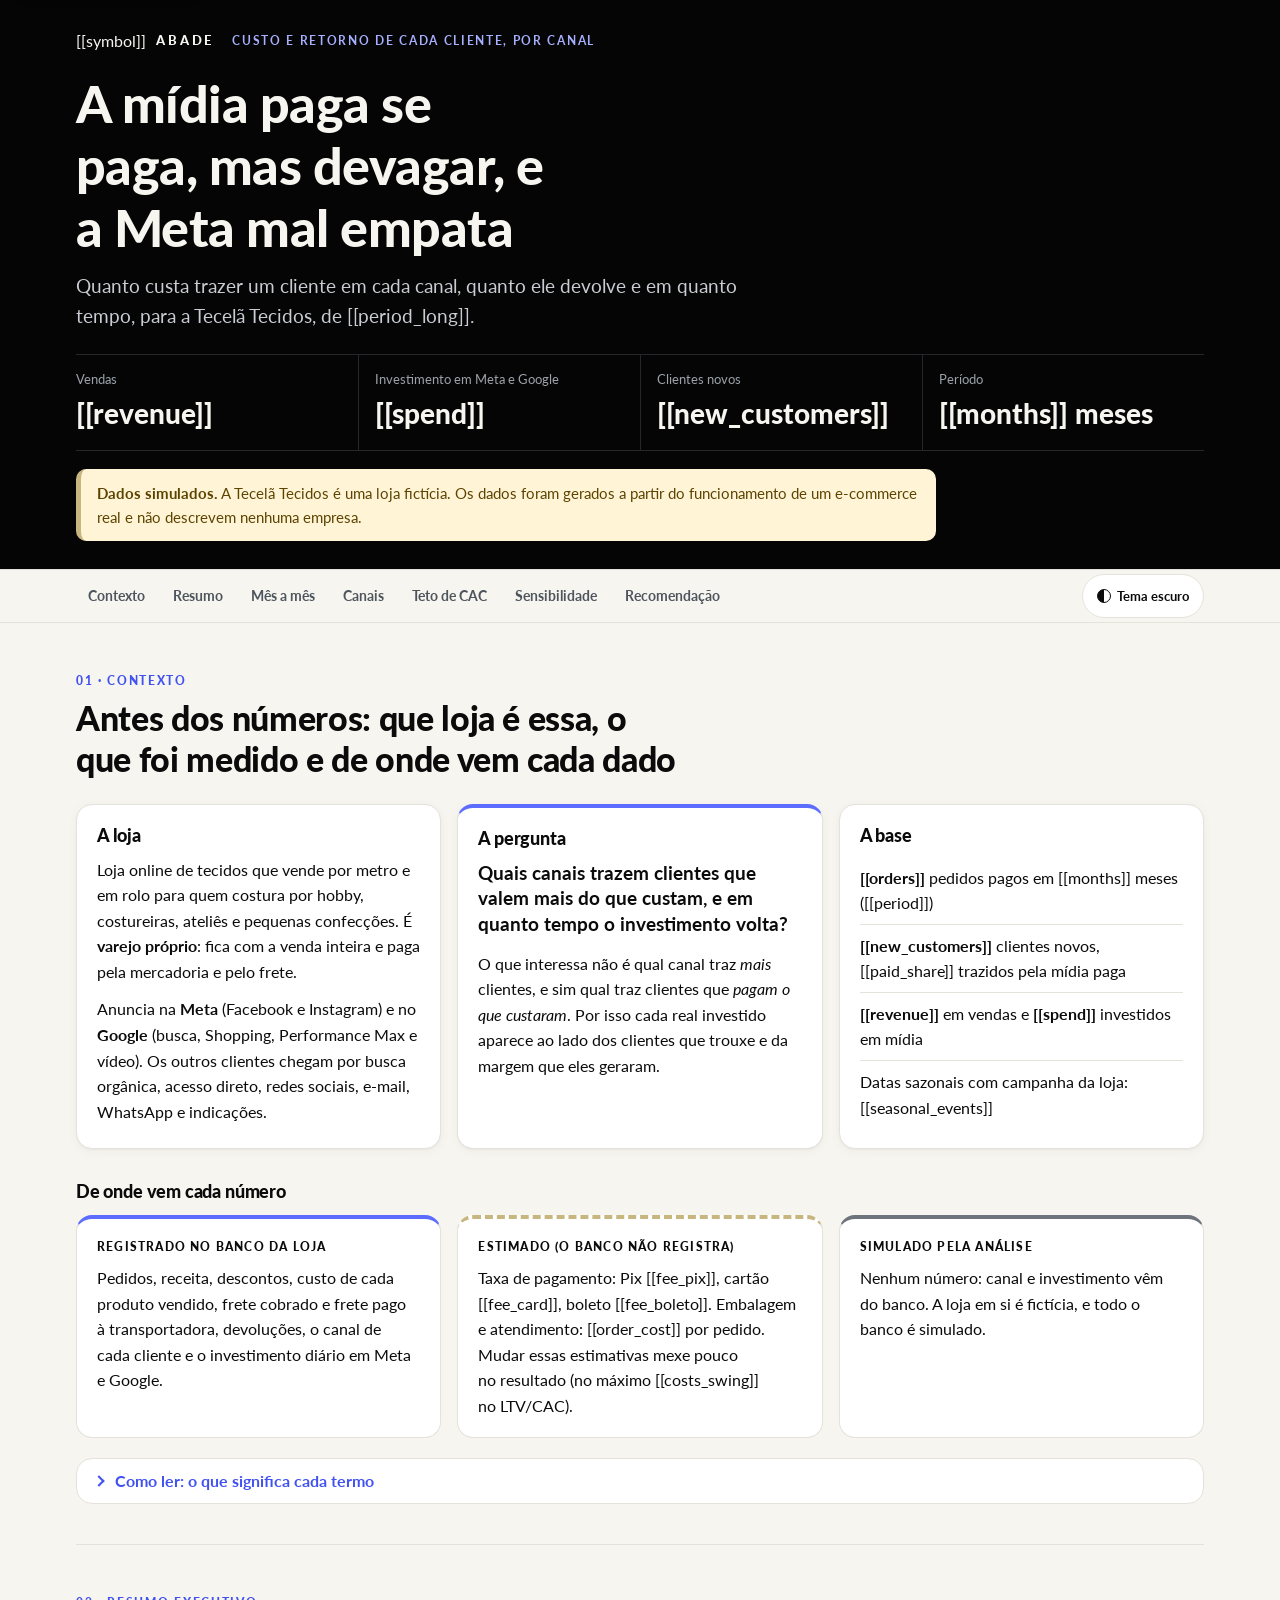
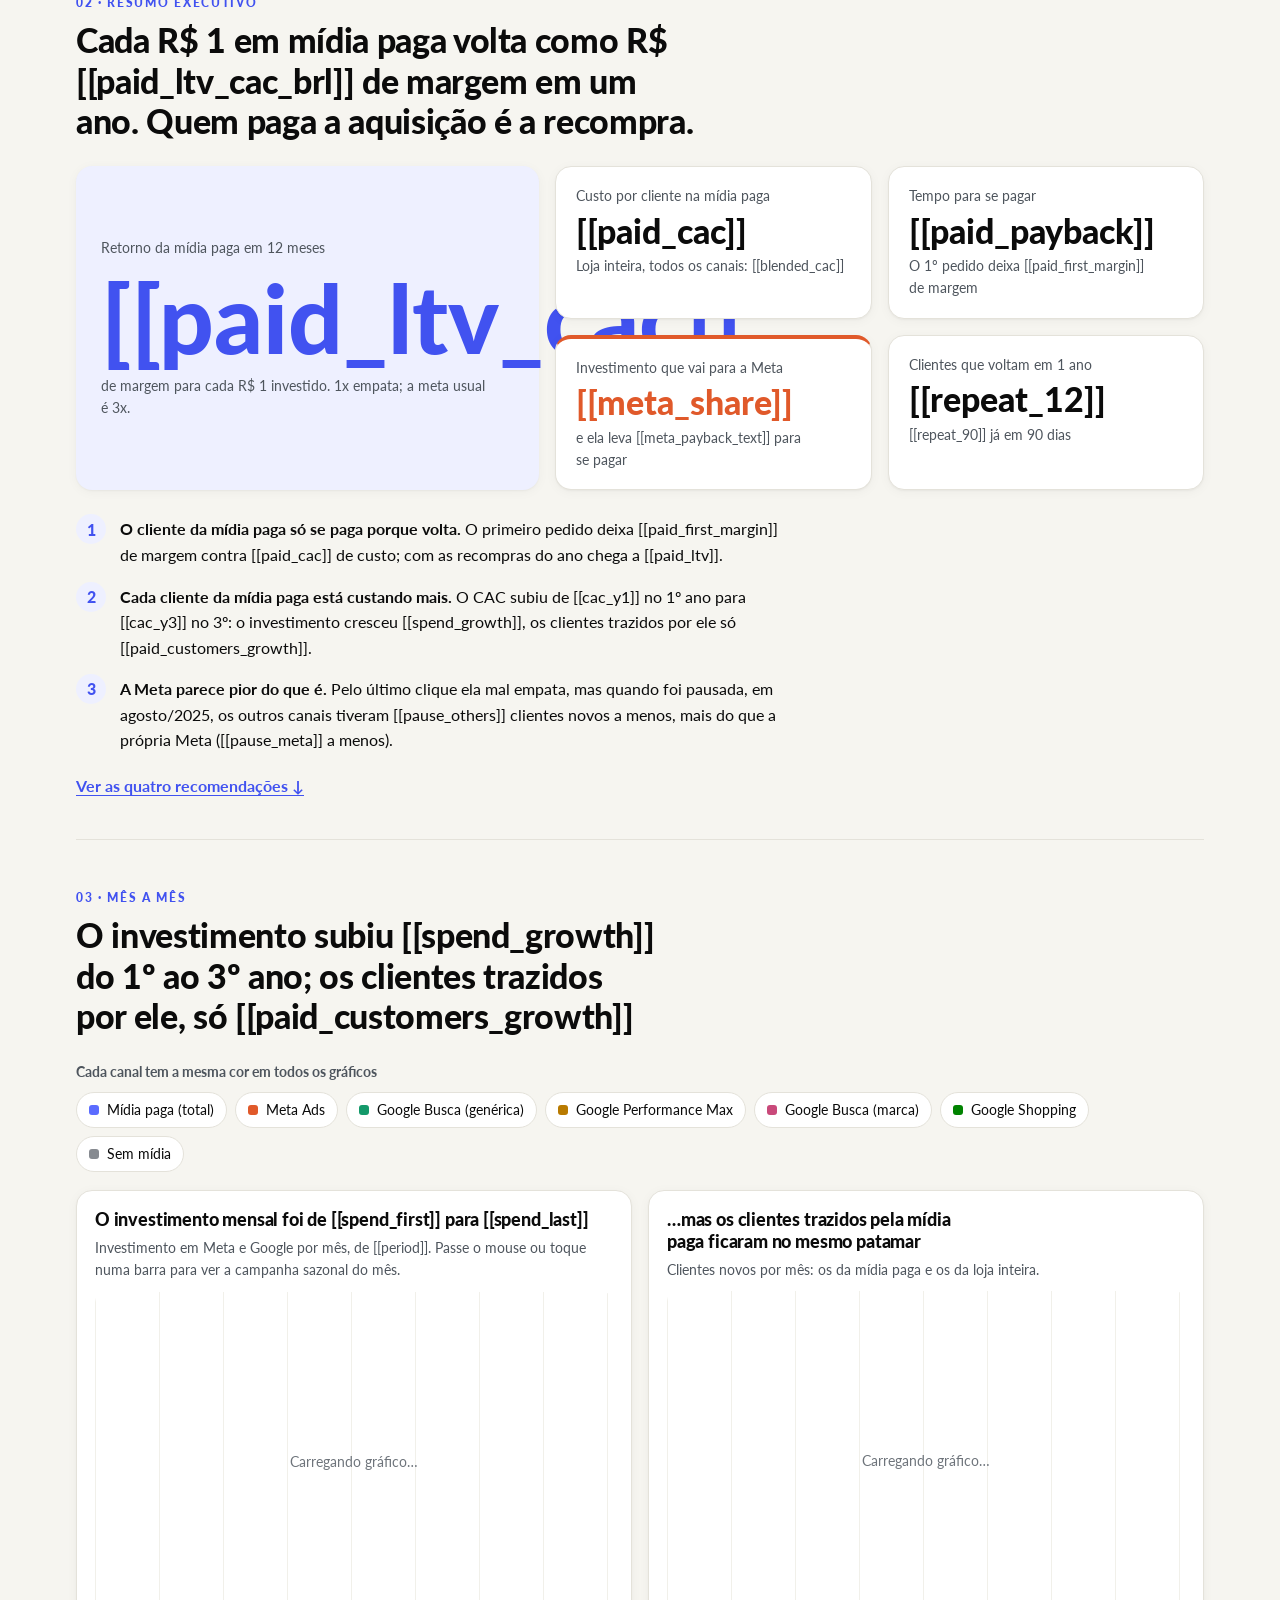
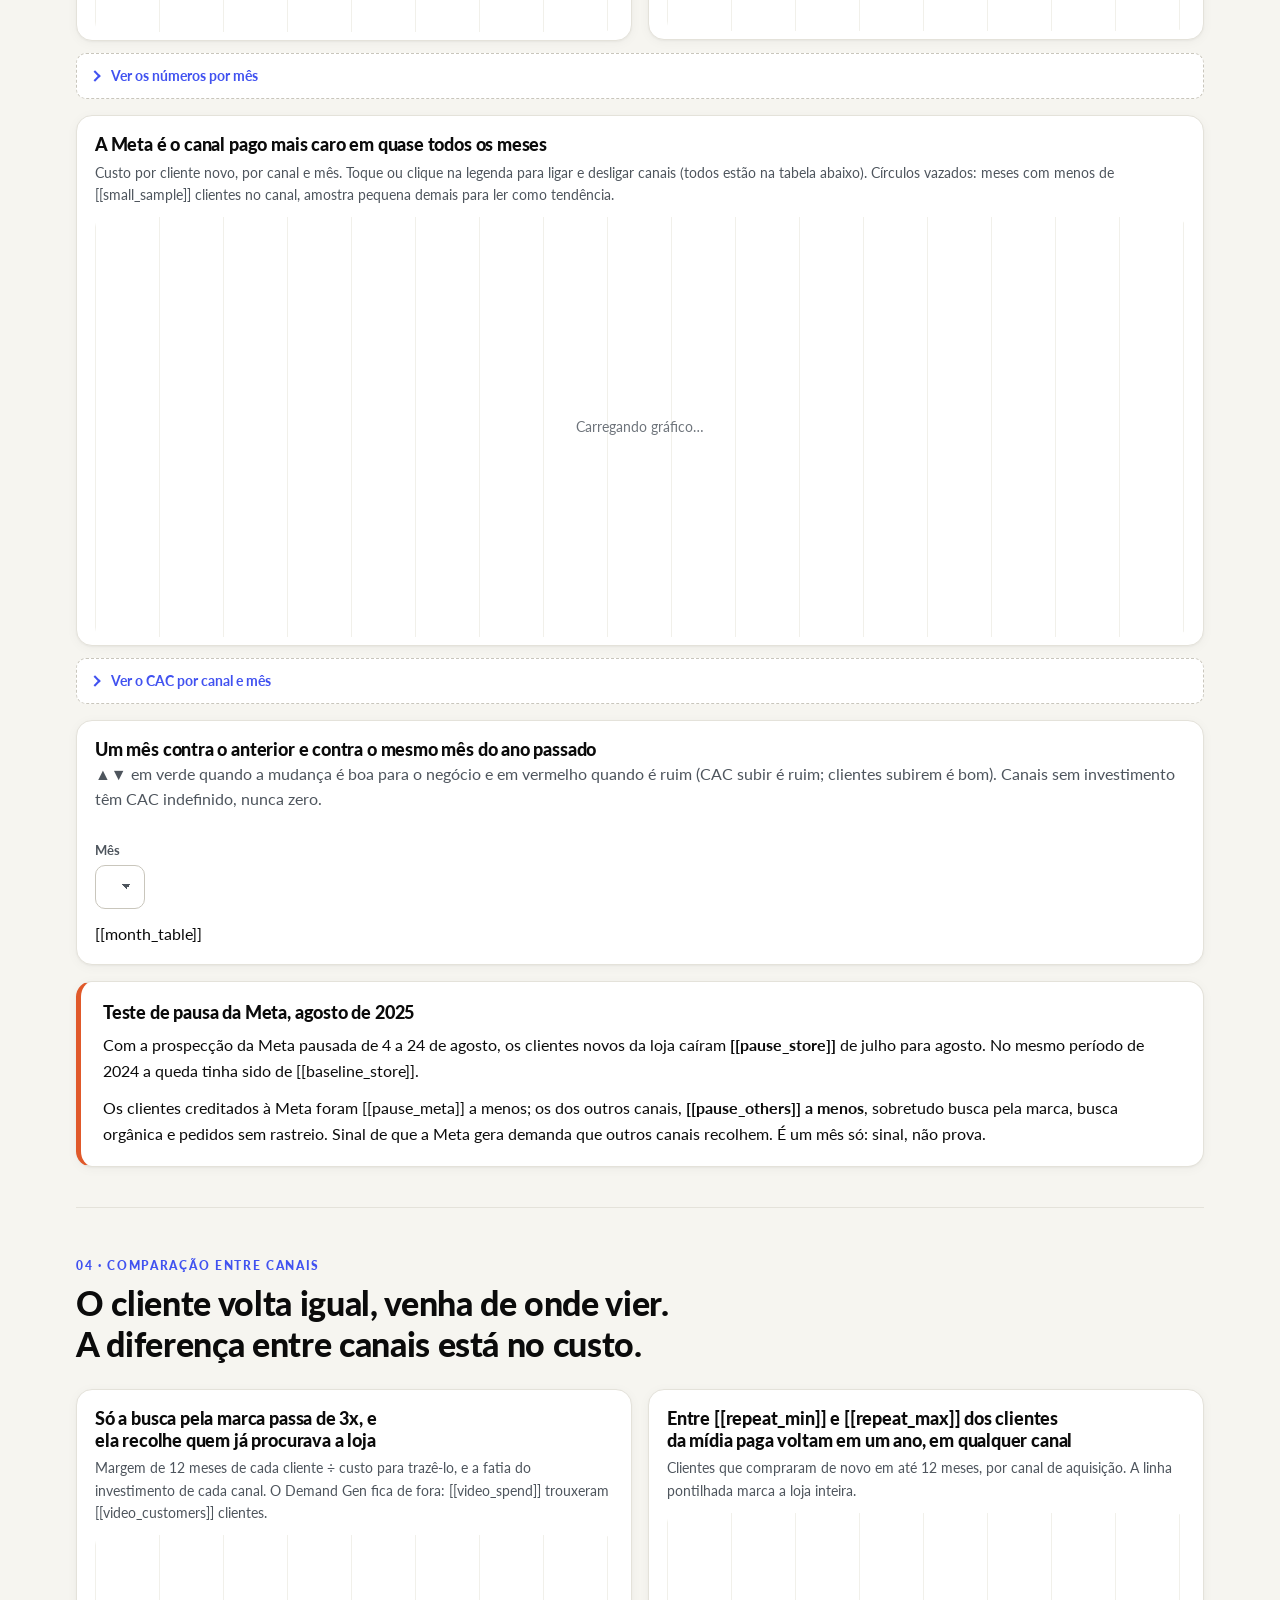
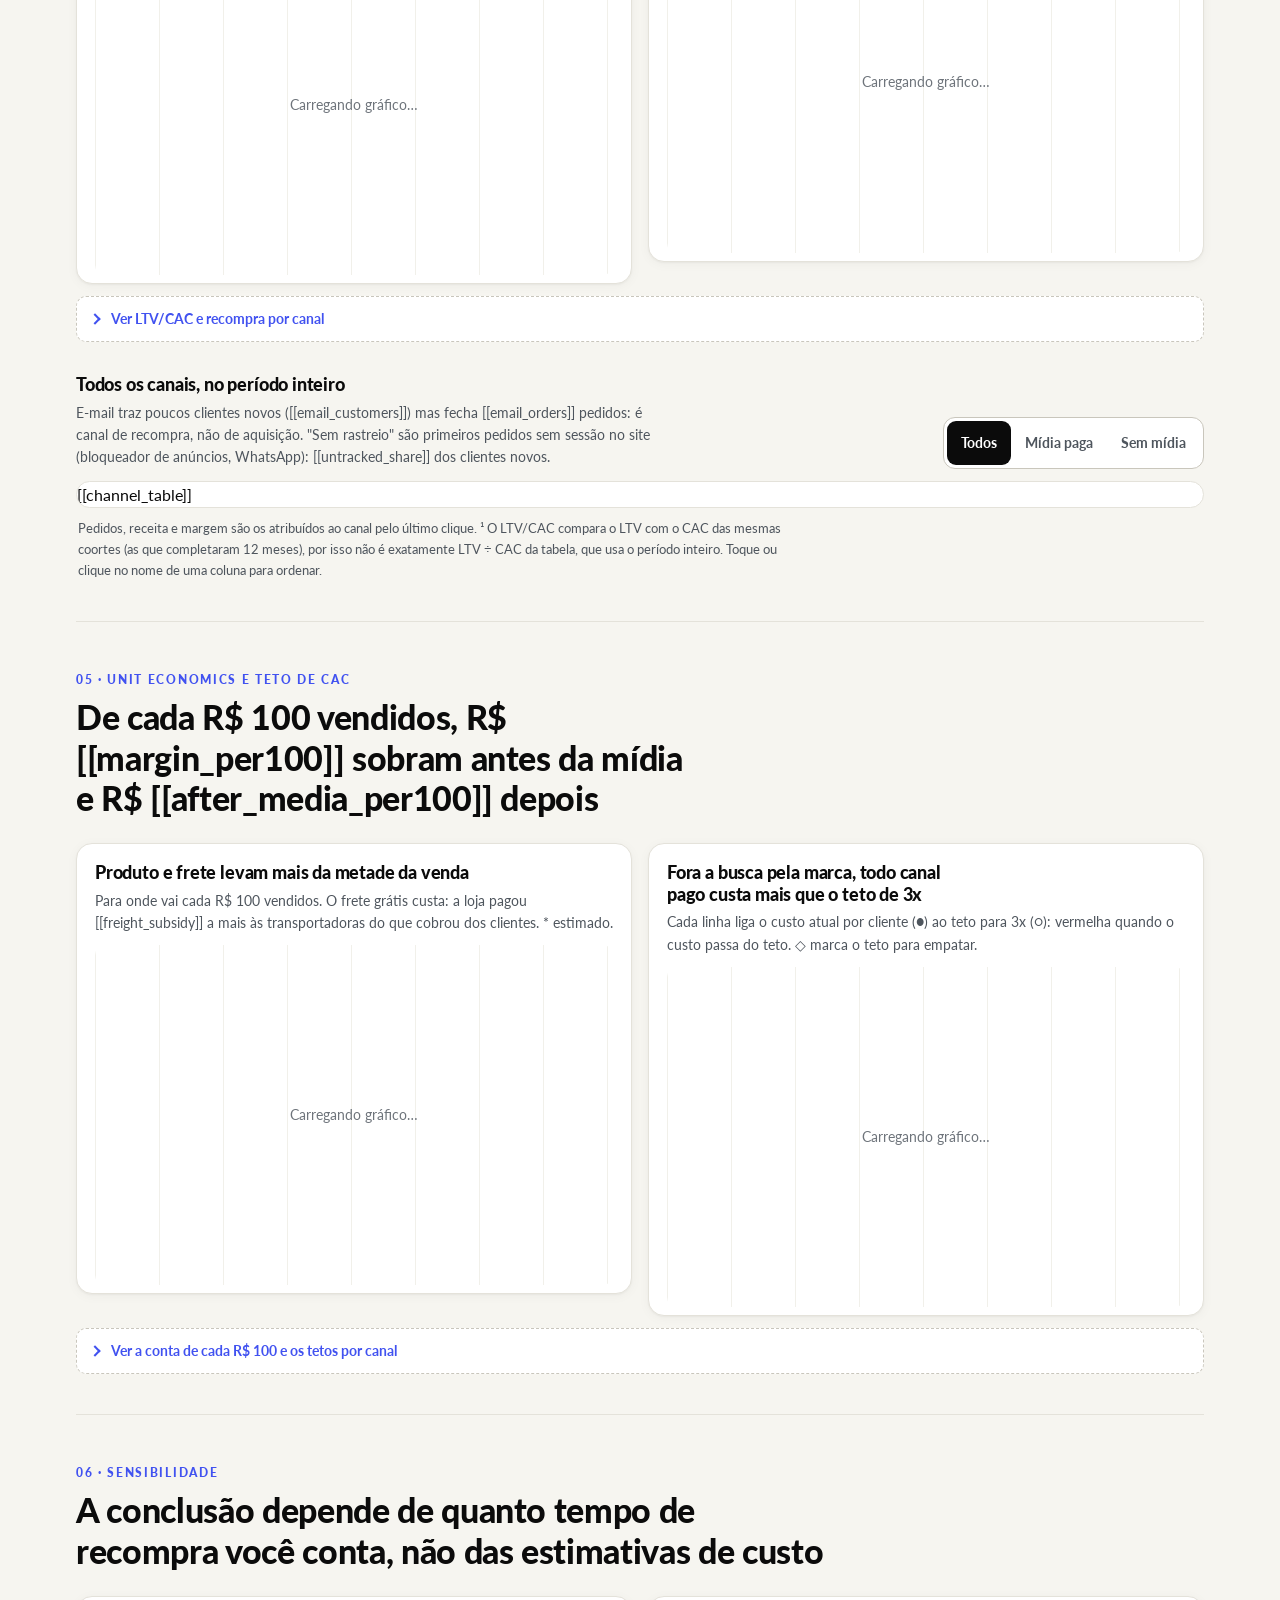
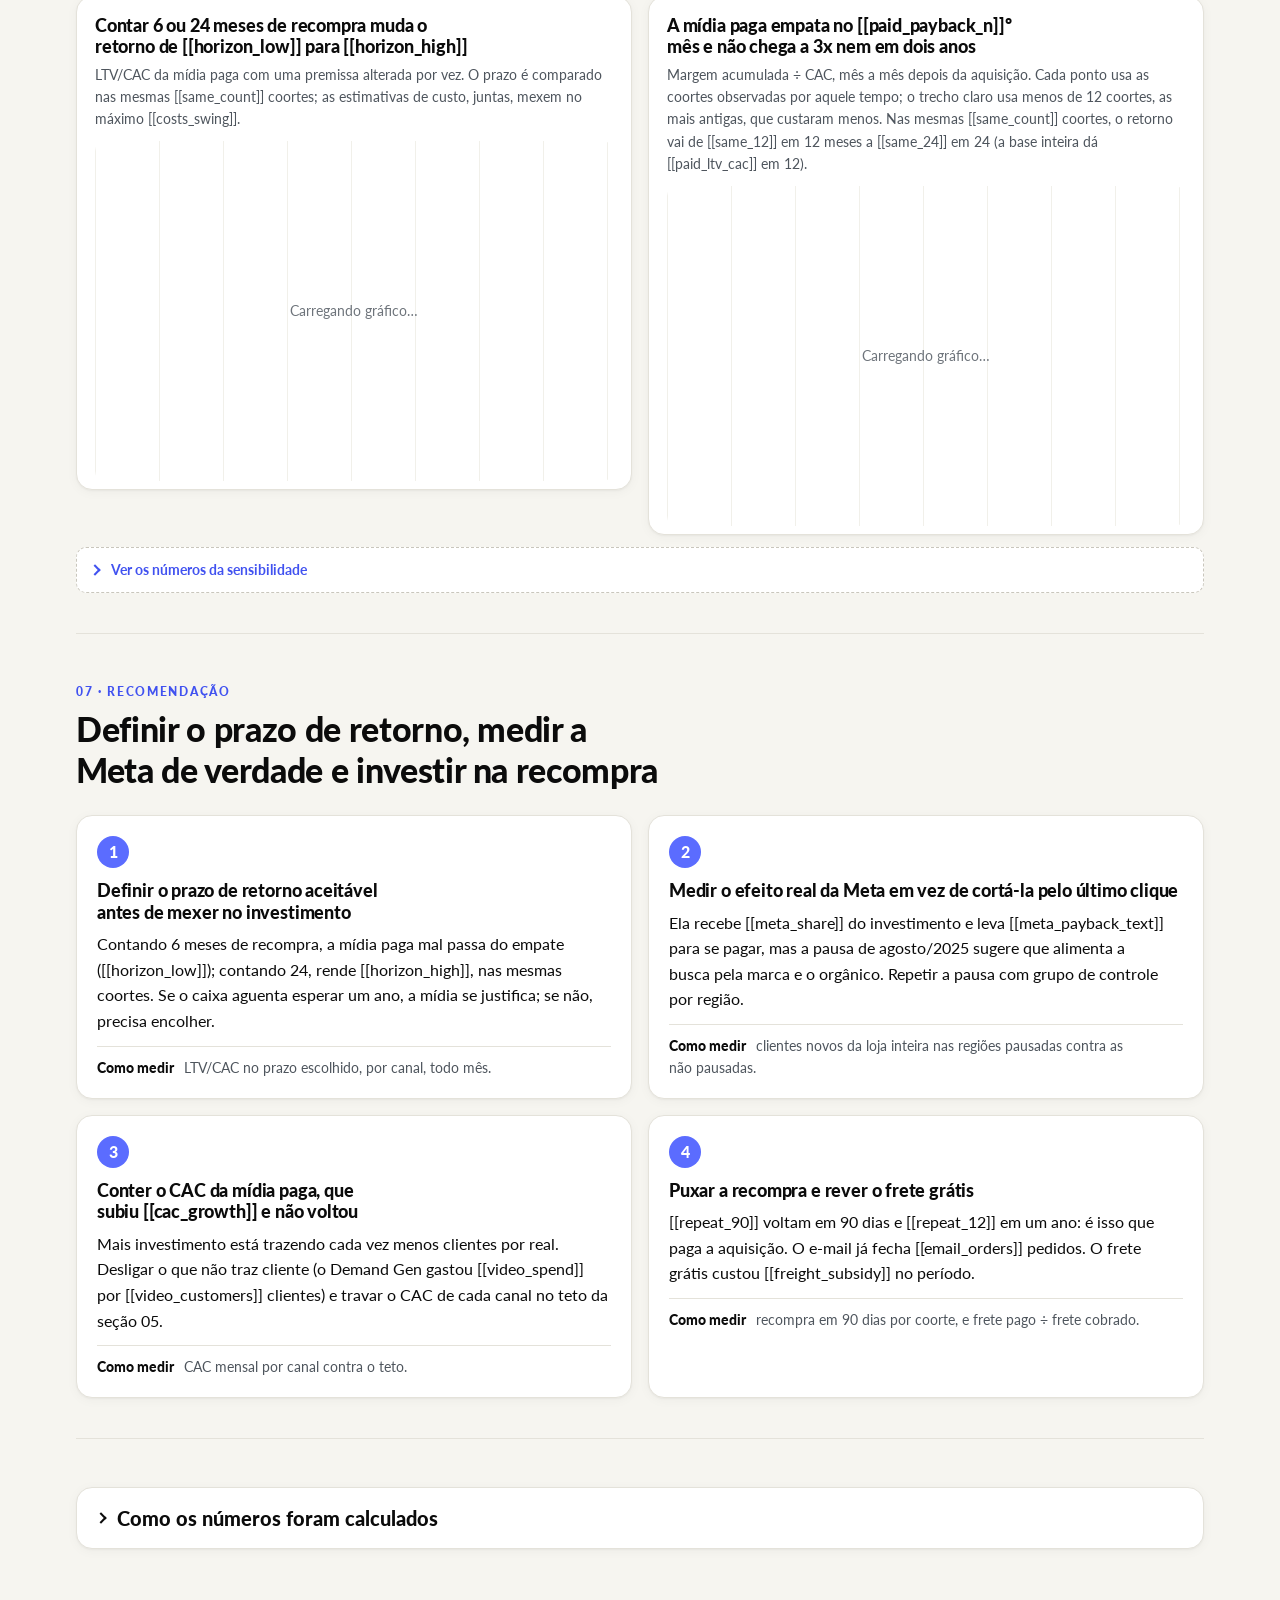
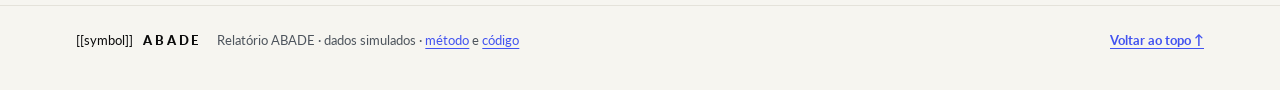
<file: templates/dashboard/index.html>
<!doctype html>
<html lang="pt-BR">
<head>
<meta charset="utf-8">
<meta name="viewport" content="width=device-width, initial-scale=1">
<title>Quanto custa e quanto rende cada cliente, por canal · Tecelã Tecidos</title>
<meta name="description" content="Quanto custa trazer um cliente em cada canal de mídia, quanto ele devolve e em quanto tempo. Loja online de tecidos, [[period]]. Dados simulados.">
<meta name="color-scheme" content="light dark">
<meta name="theme-color" content="#050505">
<link rel="canonical" href="https://arielabade.github.io/unit-economics-olist/dashboard/">
<meta property="og:title" content="Quanto custa e quanto rende cada cliente, por canal">
<meta property="og:description" content="Cada R$ 1 em mídia paga volta como [[paid_ltv_cac]] de margem em 12 meses. Dados simulados.">
<meta property="og:type" content="website">
<meta property="og:url" content="https://arielabade.github.io/unit-economics-olist/dashboard/">
<meta property="og:locale" content="pt_BR">
<meta name="twitter:card" content="summary">
<link rel="icon" href="favicon.svg" type="image/svg+xml">
<link rel="preconnect" href="https://fonts.googleapis.com">
<link rel="preconnect" href="https://fonts.gstatic.com" crossorigin>
<link href="https://fonts.googleapis.com/css2?family=Lato:ital,wght@0,400;0,700;0,900;1,400&display=swap" rel="stylesheet">
<link rel="stylesheet" href="styles.css?v=[[version_css]]">
<script>
  // Before first paint: the chosen theme, so the page never flashes the wrong one.
  (function () {
    try { var t = localStorage.getItem("ue-theme"); if (t === "light" || t === "dark") document.documentElement.dataset.theme = t; } catch (e) {}
  })();
</script>
<script src="app.js?v=[[version_js]]" data-plotly="[[plotly_file]]" defer></script>
</head>
<body>
<a class="skip" href="#conteudo">Pular para o conteúdo</a>

<header class="hero" id="topo">
  <div class="wrap">
    <div class="brand-row">
      <span class="brand">[[symbol]]<span class="brand-name">ABADE</span></span>
      <span class="eyebrow">Custo e retorno de cada cliente, por canal</span>
    </div>
    <h1>A mídia paga se paga, mas devagar, e a Meta mal empata</h1>
    <p class="lede">Quanto custa trazer um cliente em cada canal, quanto ele devolve e em quanto tempo, para a Tecelã Tecidos,
      de [[period_long]].</p>
    <dl class="facts">
      <div><dt>Vendas</dt><dd>[[revenue]]</dd></div>
      <div><dt>Investimento em Meta e Google</dt><dd>[[spend]]</dd></div>
      <div><dt>Clientes novos</dt><dd>[[new_customers]]</dd></div>
      <div><dt>Período</dt><dd>[[months]] meses</dd></div>
    </dl>
    <p class="notice" role="note"><strong>Dados simulados.</strong> A Tecelã Tecidos é uma loja fictícia. Os dados foram gerados
      a partir do funcionamento de um e-commerce real e não descrevem nenhuma empresa.</p>
  </div>
</header>

<nav class="toc" aria-label="Seções do relatório">
  <div class="wrap toc-inner">
    <ol>
      <li><a href="#contexto">Contexto</a></li>
      <li><a href="#resumo">Resumo</a></li>
      <li><a href="#meses">Mês a mês</a></li>
      <li><a href="#canais">Canais</a></li>
      <li><a href="#unit-economics">Teto de CAC</a></li>
      <li><a href="#sensibilidade">Sensibilidade</a></li>
      <li><a href="#recomendacao">Recomendação</a></li>
    </ol>
    <button type="button" class="theme-toggle" id="theme-toggle" aria-pressed="false" hidden>
      <span aria-hidden="true" class="theme-icon"></span><span class="theme-label">Tema escuro</span>
    </button>
  </div>
</nav>

<main id="conteudo" class="wrap">

<!-- ========================================================== 01 Contexto -->
<section id="contexto" aria-labelledby="h-contexto">
  <p class="kicker">01 · Contexto</p>
  <h2 id="h-contexto">Antes dos números: que loja é essa, o que foi medido e de onde vem cada dado</h2>

  <div class="grid-3">
    <article class="panel">
      <h3>A loja</h3>
      <p>Loja online de tecidos que vende por metro e em rolo para quem costura por hobby, costureiras, ateliês e
        pequenas confecções. É <strong>varejo próprio</strong>: fica com a venda inteira e paga pela mercadoria e pelo frete.</p>
      <p>Anuncia na <strong>Meta</strong> (Facebook e Instagram) e no <strong>Google</strong> (busca, Shopping, Performance Max e vídeo).
        Os outros clientes chegam por busca orgânica, acesso direto, redes sociais, e-mail, WhatsApp e indicações.</p>
    </article>
    <article class="panel panel-accent">
      <h3>A pergunta</h3>
      <p class="question">Quais canais trazem clientes que valem mais do que custam, e em quanto tempo o investimento volta?</p>
      <p>O que interessa não é qual canal traz <em>mais</em> clientes, e sim qual traz clientes que <em>pagam o que custaram</em>.
        Por isso cada real investido aparece ao lado dos clientes que trouxe e da margem que eles geraram.</p>
    </article>
    <article class="panel">
      <h3>A base</h3>
      <ul class="plain">
        <li><strong>[[orders]]</strong> pedidos pagos em [[months]] meses ([[period]])</li>
        <li><strong>[[new_customers]]</strong> clientes novos, [[paid_share]] trazidos pela mídia paga</li>
        <li><strong>[[revenue]]</strong> em vendas e <strong>[[spend]]</strong> investidos em mídia</li>
        <li>Datas sazonais com campanha da loja: [[seasonal_events]]</li>
      </ul>
    </article>
  </div>

  <h3 class="sub-h">De onde vem cada número</h3>
  <ul class="provenance">
    <li class="prov prov-data">
      <p class="prov-tag">Registrado no banco da loja</p>
      <p>Pedidos, receita, descontos, custo de cada produto vendido, frete cobrado e frete pago à transportadora,
        devoluções, o canal de cada cliente e o investimento diário em Meta e Google.</p>
    </li>
    <li class="prov prov-assumed">
      <p class="prov-tag">Estimado (o banco não registra)</p>
      <p>Taxa de pagamento: Pix [[fee_pix]], cartão [[fee_card]], boleto [[fee_boleto]]. Embalagem e atendimento:
        [[order_cost]] por pedido. Mudar essas estimativas mexe pouco no resultado (no máximo [[costs_swing]] no LTV/CAC).</p>
    </li>
    <li class="prov prov-none">
      <p class="prov-tag">Simulado pela análise</p>
      <p>Nenhum número: canal e investimento vêm do banco. A loja em si é fictícia, e todo o banco é simulado.</p>
    </li>
  </ul>

  <details class="explainer" id="como-ler">
    <summary>Como ler: o que significa cada termo</summary>
    <dl class="glossary">
      <div><dt>CAC</dt><dd>Quanto custa trazer um cliente novo: investimento do canal ÷ clientes novos que ele trouxe.
        Na mídia paga, <strong>[[ex_cac]]</strong>.</dd></div>
      <div><dt>Margem de contribuição</dt><dd>O que sobra da venda depois de pagar produto, frete, devoluções, taxa e
        embalagem, antes da mídia. De cada R$ 100 vendidos, <strong>R$ [[margin_per100]]</strong>.</dd></div>
      <div><dt>LTV de 12 meses</dt><dd>A margem que um cliente gera no primeiro ano, somando todas as compras.
        Cliente vindo da mídia paga: <strong>[[ex_ltv]]</strong>.</dd></div>
      <div><dt>LTV/CAC</dt><dd>Quantas vezes o cliente devolve o que custou. 1x empata; 3x é a meta usual de planejamento.</dd></div>
      <div><dt>Payback</dt><dd>Quantos meses de margem acumulada até cobrir o CAC, contando o mês da compra.</dd></div>
      <div><dt>Teto de CAC</dt><dd>O máximo que vale pagar por cliente: o LTV para empatar, um terço dele para 3x
        (na mídia paga, <strong>[[ex_ceiling3]]</strong>).</dd></div>
    </dl>
  </details>
</section>

<!-- ========================================================== 02 Resumo -->
<section id="resumo" aria-labelledby="h-resumo">
  <p class="kicker">02 · Resumo executivo</p>
  <h2 id="h-resumo">Cada R$ 1 em mídia paga volta como R$ [[paid_ltv_cac_brl]] de margem em um ano. Quem paga a aquisição é a recompra.</h2>

  <div class="summary">
    <div class="hero-stat">
      <p class="stat-label">Retorno da mídia paga em 12 meses</p>
      <p class="hero-value">[[paid_ltv_cac]]</p>
      <p class="stat-note">de margem para cada R$ 1 investido. 1x empata; a meta usual é 3x.</p>
    </div>
    <div class="stats">
      <div class="stat"><p class="stat-label">Custo por cliente na mídia paga</p><p class="stat-value">[[paid_cac]]</p>
        <p class="stat-note">Loja inteira, todos os canais: [[blended_cac]]</p></div>
      <div class="stat"><p class="stat-label">Tempo para se pagar</p><p class="stat-value">[[paid_payback]]</p>
        <p class="stat-note">O 1º pedido deixa [[paid_first_margin]] de margem</p></div>
      <div class="stat stat-warn"><p class="stat-label">Investimento que vai para a Meta</p><p class="stat-value">[[meta_share]]</p>
        <p class="stat-note">e ela leva [[meta_payback_text]] para se pagar</p></div>
      <div class="stat"><p class="stat-label">Clientes que voltam em 1 ano</p><p class="stat-value">[[repeat_12]]</p>
        <p class="stat-note">[[repeat_90]] já em 90 dias</p></div>
    </div>
  </div>

  <ol class="takeaways">
    <li><strong>O cliente da mídia paga só se paga porque volta.</strong> O primeiro pedido deixa [[paid_first_margin]] de margem contra
      [[paid_cac]] de custo; com as recompras do ano chega a [[paid_ltv]].</li>
    <li><strong>Cada cliente da mídia paga está custando mais.</strong> O CAC subiu de [[cac_y1]] no 1º ano para [[cac_y3]] no 3º:
      o investimento cresceu [[spend_growth]], os clientes trazidos por ele só [[paid_customers_growth]].</li>
    <li><strong>A Meta parece pior do que é.</strong> Pelo último clique ela mal empata, mas quando foi pausada, em agosto/2025,
      os outros canais tiveram [[pause_others]] clientes novos a menos, mais do que a própria Meta ([[pause_meta]] a menos).</li>
  </ol>
  <p class="jump"><a href="#recomendacao">Ver as quatro recomendações ↓</a></p>
</section>

<!-- ========================================================== 03 Meses -->
<section id="meses" aria-labelledby="h-meses">
  <p class="kicker">03 · Mês a mês</p>
  <h2 id="h-meses">O investimento subiu [[spend_growth]] do 1º ao 3º ano; os clientes trazidos por ele, só [[paid_customers_growth]]</h2>

  <div class="legend-key" role="group" aria-labelledby="legend-title">
    <p class="legend-title" id="legend-title">Cada canal tem a mesma cor em todos os gráficos</p>
    <ul class="chips">
      <li><span class="swatch" style="--sw: var(--c-paid_total)"></span>Mídia paga (total)</li>
      <li><span class="swatch" style="--sw: var(--c-paid_social)"></span>Meta Ads</li>
      <li><span class="swatch" style="--sw: var(--c-paid_search_generic)"></span>Google Busca (genérica)</li>
      <li><span class="swatch" style="--sw: var(--c-performance_max)"></span>Google Performance Max</li>
      <li><span class="swatch" style="--sw: var(--c-paid_search_brand)"></span>Google Busca (marca)</li>
      <li><span class="swatch" style="--sw: var(--c-paid_shopping)"></span>Google Shopping</li>
      <li><span class="swatch" style="--sw: var(--c-unpaid)"></span>Sem mídia</li>
    </ul>
  </div>

  <div class="grid-2">
    <figure class="card" aria-labelledby="t-spend" aria-describedby="d-spend">
      <figcaption><h3 id="t-spend">O investimento mensal foi de [[spend_first]] para [[spend_last]]</h3>
        <p id="d-spend">Investimento em Meta e Google por mês, de [[period]]. Passe o mouse ou toque numa barra para ver a campanha sazonal do mês.</p></figcaption>
      <div class="chart" data-chart="spend"></div>
    </figure>
    <figure class="card" aria-labelledby="t-customers" aria-describedby="d-customers">
      <figcaption><h3 id="t-customers">…mas os clientes trazidos pela mídia paga ficaram no mesmo patamar</h3>
        <p id="d-customers">Clientes novos por mês: os da mídia paga e os da loja inteira.</p></figcaption>
      <div class="chart" data-chart="customers"></div>
    </figure>
  </div>
  <details class="data-twin" open><summary>Ver os números por mês</summary>[[table_spend]]</details>

  <figure class="card" aria-labelledby="t-cac" aria-describedby="d-cac">
    <figcaption><h3 id="t-cac">A Meta é o canal pago mais caro em quase todos os meses</h3>
      <p id="d-cac">Custo por cliente novo, por canal e mês. Toque ou clique na legenda para ligar e desligar canais (todos estão na tabela abaixo).
        Círculos vazados: meses com menos de [[small_sample]] clientes no canal, amostra pequena demais para ler como tendência.</p></figcaption>
    <div class="chart chart-tall" data-chart="cac"></div>
  </figure>
  <details class="data-twin" open><summary>Ver o CAC por canal e mês</summary>[[table_cac]]</details>

  <div class="compare">
    <div class="compare-head">
      <div>
        <h3 id="t-month">Um mês contra o anterior e contra o mesmo mês do ano passado</h3>
        <p class="muted" id="month-caption">▲▼ em verde quando a mudança é boa para o negócio e em vermelho quando é ruim
          (CAC subir é ruim; clientes subirem é bom). Canais sem investimento têm CAC indefinido, nunca zero.</p>
      </div>
      <label class="field">Mês
        <select id="month-select" aria-controls="month-table-wrap">[[month_options]]</select>
      </label>
    </div>
    <p class="sr-only" id="month-status" aria-live="polite"></p>
    <p class="scroll-hint" aria-hidden="true">Deslize a tabela para o lado →</p>
    <div class="table-wrap" id="month-table-wrap" tabindex="0" role="region" aria-labelledby="t-month" aria-describedby="month-caption">[[month_table]]</div>
  </div>

  <div class="callout" role="note" aria-labelledby="h-pausa">
    <h3 id="h-pausa">Teste de pausa da Meta, agosto de 2025</h3>
    <p>Com a prospecção da Meta pausada de 4 a 24 de agosto, os clientes novos da loja caíram <strong>[[pause_store]]</strong>
      de julho para agosto. No mesmo período de 2024 a queda tinha sido de [[baseline_store]].</p>
    <p>Os clientes creditados à Meta foram [[pause_meta]] a menos; os dos outros canais, <strong>[[pause_others]] a menos</strong>,
      sobretudo busca pela marca, busca orgânica e pedidos sem rastreio. Sinal de que a Meta gera demanda que outros canais recolhem.
      É um mês só: sinal, não prova.</p>
  </div>
</section>

<!-- ========================================================== 04 Canais -->
<section id="canais" aria-labelledby="h-canais">
  <p class="kicker">04 · Comparação entre canais</p>
  <h2 id="h-canais">O cliente volta igual, venha de onde vier. A diferença entre canais está no custo.</h2>

  <div class="grid-2">
    <figure class="card" aria-labelledby="t-ltvcac" aria-describedby="d-ltvcac">
      <figcaption><h3 id="t-ltvcac">Só a busca pela marca passa de 3x, e ela recolhe quem já procurava a loja</h3>
        <p id="d-ltvcac">Margem de 12 meses de cada cliente ÷ custo para trazê-lo, e a fatia do investimento de cada canal. O Demand Gen
          fica de fora: [[video_spend]] trouxeram [[video_customers]] clientes.</p></figcaption>
      <div class="chart" data-chart="ltvcac"></div>
    </figure>
    <figure class="card" aria-labelledby="t-retention" aria-describedby="d-retention">
      <figcaption><h3 id="t-retention">Entre [[repeat_min]] e [[repeat_max]] dos clientes da mídia paga voltam em um ano, em qualquer canal</h3>
        <p id="d-retention">Clientes que compraram de novo em até 12 meses, por canal de aquisição. A linha pontilhada marca a loja inteira.</p></figcaption>
      <div class="chart" data-chart="retention"></div>
    </figure>
  </div>
  <details class="data-twin" open><summary>Ver LTV/CAC e recompra por canal</summary>[[table_ltv_cac]][[table_retention]]</details>

  <div class="table-head">
    <div>
      <h3 id="t-channels">Todos os canais, no período inteiro</h3>
      <p class="muted">E-mail traz poucos clientes novos ([[email_customers]]) mas fecha [[email_orders]] pedidos: é canal de recompra,
        não de aquisição. "Sem rastreio" são primeiros pedidos sem sessão no site (bloqueador de anúncios, WhatsApp): [[untracked_share]] dos clientes novos.</p>
    </div>
    <div class="segmented" role="group" aria-label="Mostrar canais">
      <button type="button" data-filter="all" aria-pressed="true">Todos</button>
      <button type="button" data-filter="paid" aria-pressed="false">Mídia paga</button>
      <button type="button" data-filter="unpaid" aria-pressed="false">Sem mídia</button>
    </div>
  </div>
  <p class="sr-only" id="sort-status" aria-live="polite"></p>
  <p class="scroll-hint" aria-hidden="true">Deslize a tabela para o lado →</p>
  <div class="table-wrap" tabindex="0" role="region" aria-labelledby="t-channels">[[channel_table]]</div>
  <p class="footnote" id="channel-table-note">Pedidos, receita e margem são os atribuídos ao canal pelo último clique. ¹ O LTV/CAC
    compara o LTV com o CAC das mesmas coortes (as que completaram 12 meses), por isso não é exatamente LTV ÷ CAC da tabela, que usa
    o período inteiro. Toque ou clique no nome de uma coluna para ordenar.</p>
</section>

<!-- ========================================================== 05 Unit economics -->
<section id="unit-economics" aria-labelledby="h-ue">
  <p class="kicker">05 · Unit economics e teto de CAC</p>
  <h2 id="h-ue">De cada R$ 100 vendidos, R$ [[margin_per100]] sobram antes da mídia e R$ [[after_media_per100]] depois</h2>

  <div class="grid-2">
    <figure class="card" aria-labelledby="t-waterfall" aria-describedby="d-waterfall">
      <figcaption><h3 id="t-waterfall">Produto e frete levam mais da metade da venda</h3>
        <p id="d-waterfall">Para onde vai cada R$ 100 vendidos. O frete grátis custa: a loja pagou [[freight_subsidy]] a mais às
          transportadoras do que cobrou dos clientes. * estimado.</p></figcaption>
      <div class="chart" data-chart="waterfall"></div>
    </figure>
    <figure class="card" aria-labelledby="t-ceiling" aria-describedby="d-ceiling">
      <figcaption><h3 id="t-ceiling">Fora a busca pela marca, todo canal pago custa mais que o teto de 3x</h3>
        <p id="d-ceiling">Cada linha liga o custo atual por cliente (●) ao teto para 3x (○): vermelha quando o custo passa do teto.
          ◇ marca o teto para empatar.</p></figcaption>
      <div class="chart" data-chart="ceiling"></div>
    </figure>
  </div>
  <details class="data-twin" open><summary>Ver a conta de cada R$ 100 e os tetos por canal</summary>[[table_waterfall]][[table_ceiling]]</details>
</section>

<!-- ========================================================== 06 Sensibilidade -->
<section id="sensibilidade" aria-labelledby="h-sens">
  <p class="kicker">06 · Sensibilidade</p>
  <h2 id="h-sens">A conclusão depende de quanto tempo de recompra você conta, não das estimativas de custo</h2>

  <div class="grid-2">
    <figure class="card" aria-labelledby="t-tornado" aria-describedby="d-tornado">
      <figcaption><h3 id="t-tornado">Contar 6 ou 24 meses de recompra muda o retorno de [[horizon_low]] para [[horizon_high]]</h3>
        <p id="d-tornado">LTV/CAC da mídia paga com uma premissa alterada por vez. O prazo é comparado nas mesmas [[same_count]] coortes;
          as estimativas de custo, juntas, mexem no máximo [[costs_swing]].</p></figcaption>
      <div class="chart" data-chart="tornado"></div>
    </figure>
    <figure class="card" aria-labelledby="t-horizon" aria-describedby="d-horizon">
      <figcaption><h3 id="t-horizon">A mídia paga empata no [[paid_payback_n]]º mês e não chega a 3x nem em dois anos</h3>
        <p id="d-horizon">Margem acumulada ÷ CAC, mês a mês depois da aquisição. Cada ponto usa as coortes observadas por aquele tempo;
          o trecho claro usa menos de 12 coortes, as mais antigas, que custaram menos. Nas mesmas [[same_count]] coortes, o retorno vai de
          [[same_12]] em 12 meses a [[same_24]] em 24 (a base inteira dá [[paid_ltv_cac]] em 12).</p></figcaption>
      <div class="chart" data-chart="horizon"></div>
    </figure>
  </div>
  <details class="data-twin" open><summary>Ver os números da sensibilidade</summary>[[table_tornado]][[table_horizon]]</details>
</section>

<!-- ========================================================== 07 Recomendação -->
<section id="recomendacao" aria-labelledby="h-reco">
  <p class="kicker">07 · Recomendação</p>
  <h2 id="h-reco">Definir o prazo de retorno, medir a Meta de verdade e investir na recompra</h2>
  <ol class="reco">
    <li>
      <h3>Definir o prazo de retorno aceitável antes de mexer no investimento</h3>
      <p>Contando 6 meses de recompra, a mídia paga mal passa do empate ([[horizon_low]]); contando 24, rende [[horizon_high]], nas mesmas
        coortes. Se o caixa aguenta esperar um ano, a mídia se justifica; se não, precisa encolher.</p>
      <p class="reco-meta"><span>Como medir</span> LTV/CAC no prazo escolhido, por canal, todo mês.</p>
    </li>
    <li>
      <h3>Medir o efeito real da Meta em vez de cortá-la pelo último clique</h3>
      <p>Ela recebe [[meta_share]] do investimento e leva [[meta_payback_text]] para se pagar, mas a pausa de agosto/2025 sugere que
        alimenta a busca pela marca e o orgânico. Repetir a pausa com grupo de controle por região.</p>
      <p class="reco-meta"><span>Como medir</span> clientes novos da loja inteira nas regiões pausadas contra as não pausadas.</p>
    </li>
    <li>
      <h3>Conter o CAC da mídia paga, que subiu [[cac_growth]] e não voltou</h3>
      <p>Mais investimento está trazendo cada vez menos clientes por real. Desligar o que não traz cliente (o Demand Gen gastou
        [[video_spend]] por [[video_customers]] clientes) e travar o CAC de cada canal no teto da seção 05.</p>
      <p class="reco-meta"><span>Como medir</span> CAC mensal por canal contra o teto.</p>
    </li>
    <li>
      <h3>Puxar a recompra e rever o frete grátis</h3>
      <p>[[repeat_90]] voltam em 90 dias e [[repeat_12]] em um ano: é isso que paga a aquisição. O e-mail já fecha
        [[email_orders]] pedidos. O frete grátis custou [[freight_subsidy]] no período.</p>
      <p class="reco-meta"><span>Como medir</span> recompra em 90 dias por coorte, e frete pago ÷ frete cobrado.</p>
    </li>
  </ol>
</section>

<!-- ========================================================== Método -->
<section id="metodo" aria-label="Método">
  <details class="method">
    <summary>Como os números foram calculados</summary>
    <div class="method-body">
      <h3>Fonte</h3>
      <p>Banco de dados do repositório <code>ecommerce</code> (Tecelã Tecidos, dados simulados, gerados com semente fixa), lido sem
        alterações e conferido por contagem de linhas e somas de controle. Período: [[period_long]]; outubro de 2026 tem só 13 dias
        e fica fora.</p>
      <h3>Definições</h3>
      <ul>
        <li><strong>Margem de contribuição</strong> por pedido = venda − custo do produto − frete pago à transportadora − reembolsos +
          custo dos itens que voltaram ao estoque − taxa de pagamento − embalagem e atendimento. É antes de impostos sobre a venda,
          que o banco não registra. Em inglês, é o que se chama de <em>unit economics</em>.</li>
        <li><strong>Cliente novo</strong>: primeiro pedido pago da pessoa (contas com o mesmo CPF são unidas). Clientes importados
          da plataforma anterior não contam como novos.</li>
        <li><strong>Canal de aquisição</strong>: canal do primeiro pedido pago, pelo último clique da tabela de atribuição. A busca no
          Google é separada em marca e genérica. Pedidos sem sessão ([[untracked_share]] dos clientes novos) ficam como "sem rastreio",
          por isso o CAC por canal pago tende a sair acima do real; o CAC da loja inteira ([[blended_cac]]) não depende disso.</li>
        <li><strong>CAC</strong> = investimento do canal ÷ clientes novos do canal. Canal sem investimento registrado tem CAC
          indefinido, nunca zero. Todas as taxas são razão de somas (total ÷ total), não média de taxas mensais.</li>
        <li><strong>LTV</strong> = margem dos primeiros 12 meses, só para coortes observadas pelos 12 meses inteiros. O LTV/CAC usa o
          investimento dessas mesmas coortes.</li>
        <li><strong>Payback</strong> = meses de margem acumulada até cobrir o CAC, contando o mês da compra.</li>
        <li><strong>Amostra pequena</strong>: canal-mês com menos de [[small_sample]] clientes novos, ou canal com menos de 100 no período.
          Variações dessas linhas não recebem cor de bom ou ruim.</li>
      </ul>
      <h3>Limites</h3>
      <p>O CAC aqui é custo médio por cliente atribuído, não custo incremental. Custos de influenciadores, CRM, agência e conteúdo
        não estão no banco. Os primeiros meses da base têm mais clientes "novos" que um mês típico, o que deixa o CAC do 1º ano mais baixo.</p>
      <h3>Como reproduzir</h3>
      <p>Código, SQL e testes em <a href="https://github.com/arielabade/unit-economics-olist">github.com/arielabade/unit-economics-olist</a>.
        Esta página é gerada por <code>python -m unit_economics.dashboard</code> a partir das tabelas de <code>reports/</code>, as mesmas do README.</p>
    </div>
  </details>
</section>
</main>
<script>
  // Inline and not deferred: the table twins fold before the sections paint, so
  // nothing jumps when the charts arrive. Without JavaScript they stay open, and
  // app.js reopens them if the chart library cannot load.
  document.querySelectorAll("details.data-twin").forEach(function (d) { d.open = false; });
</script>

<footer class="foot">
  <div class="wrap foot-inner">
    <span class="brand">[[symbol]]<span class="brand-name">ABADE</span></span>
    <p>Relatório ABADE · dados simulados · <a href="#metodo">método</a> e
      <a href="https://github.com/arielabade/unit-economics-olist">código</a></p>
    <a href="#topo" class="to-top">Voltar ao topo ↑</a>
  </div>
</footer>

<script type="application/json" id="dashboard-data">[[data]]</script>
<noscript><style>.chart{display:none}</style></noscript>
</body>
</html>
</file>
<file: docs/dashboard/styles.css>
/* ABADE · Unit economics dashboard
 *
 * Tokens first. Every colour on the page and in the charts comes from these
 * custom properties; app.js reads them at render time, so the charts follow
 * the theme. The channel colours (--c-*) are a categorical palette validated
 * for colour-vision deficiency on both surfaces (dataviz validate_palette.js):
 * slot 1 is the brand Cobalt, the rest follow the reference order, and each
 * channel keeps its colour in every chart.
 */

:root {
  /* brand */
  --carbon: #050505;
  --ivory: #F6F5F0;
  --cobalt: #5B6CFF;
  --aurum: #C8B680;

  /* surfaces and ink (light) */
  --page: #F6F5F0;
  --surface: #FFFFFF;
  --surface-2: #F1F0EA;
  --ink: #0B0B0B;
  --ink-2: #4E555D;
  --ink-3: #6E747B;
  --line: #E4E2DA;
  --grid: #ECEAE3;
  --axis: #C9C6BC;
  --accent: #4152F0;          /* cobalt stepped for text on light: 5.0:1 */
  --accent-soft: #EEF0FF;
  --focus: #4152F0;

  /* status (reserved: only where up/down means good/bad) */
  --good: #12723F;
  --bad: #B3261E;
  --warn-bg: #FFF4D6;
  --warn-ink: #5C4400;
  --warn-line: #C8B680;

  /* channels: validated categorical order (light steps clear 3:1 on white) */
  --c-paid_total: #5B6CFF;
  --c-paid_social: #E0592A;
  --c-paid_search_generic: #14996A;
  --c-performance_max: #B87A00;
  --c-paid_search_brand: #C9497A;
  --c-paid_shopping: #008300;
  --c-all: #0B0B0B;
  --c-unpaid: #868A90;

  --radius: 16px;
  --radius-s: 10px;
  --shadow: 0 1px 2px rgb(5 5 5 / .04), 0 2px 12px rgb(5 5 5 / .04);
  --font: Lato, "Helvetica Neue", Arial, sans-serif;
  --nav-h: 52px;
  color-scheme: light;
}

/* Dark: its own steps, validated against the dark surface, not a flip. */
@media (prefers-color-scheme: dark) {
  :root:not([data-theme="light"]) {
    --page: #0A0A0B;
    --surface: #141416;
    --surface-2: #1B1C1F;
    --ink: #F0EFEC;
    --ink-2: #C3C2B7;
    --ink-3: #9A9C9F;
    --line: #2A2B2F;
    --grid: #232428;
    --axis: #3A3C41;
    --accent: #8E9AFF;
    --accent-soft: #1D2147;
    --focus: #8E9AFF;
    --good: #4CC38A;
    --bad: #FF8A80;
    --warn-bg: #2A2410;
    --warn-ink: #F2DFA4;
    --warn-line: #7A6A33;
    --c-paid_total: #6E7DFF;
    --c-paid_social: #D95926;
    --c-paid_search_generic: #199E70;
    --c-performance_max: #C98500;
    --c-paid_search_brand: #D55181;
    --c-paid_shopping: #008300;
    --c-all: #F0EFEC;
    --c-unpaid: #6B6E74;
    --shadow: none;
    color-scheme: dark;
  }
}
:root[data-theme="dark"] {
  --page: #0A0A0B;
  --surface: #141416;
  --surface-2: #1B1C1F;
  --ink: #F0EFEC;
  --ink-2: #C3C2B7;
  --ink-3: #9A9C9F;
  --line: #2A2B2F;
  --grid: #232428;
  --axis: #3A3C41;
  --accent: #8E9AFF;
  --accent-soft: #1D2147;
  --focus: #8E9AFF;
  --good: #4CC38A;
  --bad: #FF8A80;
  --warn-bg: #2A2410;
  --warn-ink: #F2DFA4;
  --warn-line: #7A6A33;
  --c-paid_total: #6E7DFF;
  --c-paid_social: #D95926;
  --c-paid_search_generic: #199E70;
  --c-performance_max: #C98500;
  --c-paid_search_brand: #D55181;
  --c-paid_shopping: #008300;
  --c-all: #F0EFEC;
  --c-unpaid: #6B6E74;
  --shadow: none;
  color-scheme: dark;
}

/* ---------------------------------------------------------------- base */
*, *::before, *::after { box-sizing: border-box; }
html { -webkit-text-size-adjust: 100%; scroll-padding-top: calc(var(--nav-h) + 16px); }
@media (prefers-reduced-motion: no-preference) { html { scroll-behavior: smooth; } }
body {
  margin: 0; background: var(--page); color: var(--ink);
  font: 400 16px/1.6 var(--font); text-rendering: optimizeLegibility;
}
h1, h2, h3 { line-height: 1.2; margin: 0; letter-spacing: -0.01em; text-wrap: balance; }
p { margin: 0 0 .75em; text-wrap: pretty; }
a { color: var(--accent); text-underline-offset: 3px; }
code { font: 0.9em ui-monospace, SFMono-Regular, Menlo, monospace; background: var(--surface-2); padding: .1em .35em; border-radius: 6px; }
strong { font-weight: 700; }
:focus-visible { outline: 3px solid var(--focus); outline-offset: 2px; border-radius: 4px; }
.wrap { max-width: 1160px; margin: 0 auto; padding: 0 16px; }
.muted { color: var(--ink-2); }
.sr-only { position: absolute; width: 1px; height: 1px; padding: 0; margin: -1px; overflow: hidden;
  clip: rect(0 0 0 0); white-space: nowrap; border: 0; }

.skip {
  position: absolute; left: 16px; top: -48px; z-index: 50; padding: 10px 14px; border-radius: 8px;
  background: var(--surface); color: var(--ink); font-weight: 700; box-shadow: var(--shadow);
}
.skip:focus { top: 12px; }

/* ---------------------------------------------------------------- hero */
.hero { background: var(--carbon); color: var(--ivory); padding: 28px 0 28px; border-bottom: 1px solid var(--line); }
.brand-row { display: flex; flex-wrap: wrap; align-items: center; gap: 10px 18px; margin-bottom: 18px; }
.brand { display: inline-flex; align-items: center; gap: 10px; }
.mark { width: 32px; height: 25px; fill: currentColor; flex: none; }
.brand-name { font-weight: 900; letter-spacing: .22em; font-size: 13px; }
.eyebrow { color: #A7AFFF; font-weight: 700; letter-spacing: .14em; text-transform: uppercase; font-size: 12px; }
.hero h1 { font-weight: 900; font-size: clamp(30px, 5.2vw, 52px); max-width: 20ch; margin-bottom: 12px; }
.lede { color: #C9CDD3; font-size: clamp(16px, 2vw, 19px); max-width: 62ch; }
.facts { display: grid; grid-template-columns: repeat(4, minmax(0, 1fr)); gap: 0; margin: 22px 0 18px;
  border-top: 1px solid #26272B; border-bottom: 1px solid #26272B; }
.facts div { padding: 14px 16px 14px 0; }
.facts div + div { padding-left: 16px; border-left: 1px solid #26272B; }
.facts dt { color: #9BA2AA; font-size: 13px; }
.facts dd { margin: 2px 0 0; font-weight: 900; font-size: clamp(20px, 2.6vw, 28px); }
.notice {
  margin: 0; padding: 12px 16px; border-radius: var(--radius-s); max-width: 860px;
  background: var(--warn-bg); color: var(--warn-ink); border-left: 5px solid var(--aurum); font-size: 15px;
}

/* ---------------------------------------------------------------- sticky nav */
.toc { position: sticky; top: 0; z-index: 20; background: color-mix(in srgb, var(--page) 88%, transparent);
  backdrop-filter: saturate(1.4) blur(10px); -webkit-backdrop-filter: saturate(1.4) blur(10px);
  border-bottom: 1px solid var(--line); }
.toc-inner { display: flex; align-items: center; gap: 12px; height: var(--nav-h); }
.toc ol { display: flex; gap: 4px; list-style: none; margin: 0; padding: 0; overflow-x: auto; scrollbar-width: none;
  flex: 1; mask-image: linear-gradient(90deg, #000 92%, transparent); }
.toc ol::-webkit-scrollbar { display: none; }
.toc a { display: flex; align-items: center; min-height: 44px; white-space: nowrap; padding: 0 12px; border-radius: 999px; color: var(--ink-2);
  text-decoration: none; font-size: 14px; font-weight: 700; }
.toc a:hover { color: var(--ink); background: var(--surface-2); }
.toc a[aria-current] { color: var(--accent); background: var(--accent-soft); }
.theme-toggle { flex: none; display: inline-flex; align-items: center; gap: 6px; border: 1px solid var(--line);
  background: var(--surface); color: var(--ink); border-radius: 999px; padding: 6px 14px; font: 700 13px var(--font); cursor: pointer;
  min-height: 44px; min-width: 44px; justify-content: center; }
.theme-toggle[aria-pressed="true"] { background: var(--ink); color: var(--surface); border-color: var(--ink); }
.theme-toggle[aria-pressed="true"] .theme-icon { border-color: var(--surface); background: linear-gradient(90deg, var(--surface) 50%, transparent 50%); }
.theme-icon { width: 14px; height: 14px; border-radius: 50%; background: linear-gradient(90deg, var(--ink) 50%, transparent 50%);
  border: 1.5px solid var(--ink); }

/* ---------------------------------------------------------------- sections */
section { padding: 48px 0 8px; }
section + section { border-top: 1px solid var(--line); margin-top: 32px; }
.kicker { color: var(--accent); font-weight: 900; letter-spacing: .14em; text-transform: uppercase; font-size: 12px; margin-bottom: 8px; }
section > h2 { font-size: clamp(23px, 3.3vw, 34px); font-weight: 900; max-width: 38ch; margin-bottom: 24px; }
h3 { font-size: 18px; font-weight: 900; }
.sub-h { margin: 32px 0 12px; }

.grid-2 { display: grid; grid-template-columns: repeat(2, minmax(0, 1fr)); gap: 16px; align-items: start; }
.grid-3 { display: grid; grid-template-columns: repeat(3, minmax(0, 1fr)); gap: 16px; }
.panel, .card, .callout, .compare, .stat, .hero-stat, .method, .reco li {
  background: var(--surface); border: 1px solid var(--line); border-radius: var(--radius); box-shadow: var(--shadow);
}
.panel { padding: 20px; }
.panel h3 { margin-bottom: 10px; }
.panel p:last-child { margin-bottom: 0; }
.question { font-size: 19px; font-weight: 700; line-height: 1.35; color: var(--ink); }
ul.plain { list-style: none; padding: 0; margin: 0; }
ul.plain li { padding: 8px 0; border-bottom: 1px solid var(--line); }
ul.plain li:last-child { border-bottom: 0; }

/* provenance */
.provenance { display: grid; grid-template-columns: repeat(3, minmax(0, 1fr)); gap: 16px; list-style: none; padding: 0; margin: 0; }
.panel-accent { border-top: 4px solid var(--c-paid_total); }
.prov { border-radius: var(--radius); padding: 18px 20px; border: 1px solid var(--line); background: var(--surface); }
.prov p:last-child { margin: 0; }
.prov-tag { font-size: 12px; font-weight: 900; letter-spacing: .1em; text-transform: uppercase; }
.prov-data { border-top: 4px solid var(--c-paid_total); }
.prov-assumed { border-top: 4px dashed var(--aurum); }
.prov-none { border-top: 4px solid var(--ink-3); }

/* glossary */
.glossary { display: grid; grid-template-columns: repeat(3, minmax(0, 1fr)); gap: 12px; margin: 0; }
.glossary div { padding: 14px 16px; border-left: 3px solid var(--c-paid_total); background: var(--surface); border-radius: 0 var(--radius-s) var(--radius-s) 0; }
.glossary dt { font-weight: 900; margin-bottom: 4px; }
.glossary dd { margin: 0; color: var(--ink-2); font-size: 15px; }

.explainer { margin-top: 20px; background: var(--surface); border: 1px solid var(--line); border-radius: var(--radius); padding: 0 18px; }
.explainer > summary, .data-twin > summary, .method > summary { list-style: none; display: flex; align-items: center; gap: 10px; min-height: 44px; }
.explainer > summary::-webkit-details-marker, .data-twin > summary::-webkit-details-marker, .method > summary::-webkit-details-marker { display: none; }
.explainer > summary::before, .data-twin > summary::before, .method > summary::before {
  content: ""; width: 8px; height: 8px; border-right: 2px solid currentColor; border-bottom: 2px solid currentColor;
  transform: rotate(-45deg); flex: none; margin-right: 2px; }
details[open] > summary::before { transform: rotate(45deg); }
@media (prefers-reduced-motion: no-preference) { details > summary::before { transition: transform .15s ease; } }
.explainer > summary { cursor: pointer; font-weight: 700; color: var(--accent); padding: 8px 0; }
.explainer[open] { padding-bottom: 16px; }
.jump { margin: 18px 0 0; font-weight: 700; }
.footnote { font-size: 13px; color: var(--ink-2); margin: 10px 2px 0; max-width: 90ch; }
table.data thead th.group { text-align: center; border-bottom: 1px solid var(--axis); color: var(--ink); }
.legend-key { margin: 0 0 18px; }
.legend-title { font-weight: 700; font-size: 14px; color: var(--ink-2); margin-bottom: 8px; }
.chips { list-style: none; display: flex; flex-wrap: wrap; gap: 8px; padding: 0; margin: 0; }
.chips li { display: inline-flex; align-items: center; gap: 8px; padding: 6px 12px; border-radius: 999px;
  border: 1px solid var(--line); background: var(--surface); font-size: 14px; }
.swatch { display: inline-block; width: 10px; height: 10px; border-radius: 3px; background: var(--sw); flex: none; margin-right: 8px; vertical-align: 0; }
.chips .swatch { margin-right: 0; }

/* summary */
.summary { display: grid; grid-template-columns: minmax(0, 5fr) minmax(0, 7fr); gap: 16px; }
.hero-stat { padding: 24px; display: flex; flex-direction: column; justify-content: center;
  background: var(--accent-soft); border-color: transparent; }
.hero-value { font-size: clamp(56px, 9vw, 96px); font-weight: 900; line-height: 1; color: var(--accent); margin: 6px 0 10px; }
.stats { display: grid; grid-template-columns: repeat(2, minmax(0, 1fr)); gap: 16px; }
.stat { padding: 18px 20px; }
.stat-label { font-size: 14px; color: var(--ink-2); margin-bottom: 4px; }
.stat-value { font-size: clamp(26px, 3.4vw, 34px); font-weight: 900; line-height: 1.1; margin-bottom: 6px; }
.stat-note { font-size: 14px; color: var(--ink-2); margin: 0; }
.stat-warn .stat-value { color: var(--c-paid_social); }
.stat-warn { border-top: 4px solid var(--c-paid_social); }
.takeaways { margin: 24px 0 0; padding: 0; list-style: none; display: grid; gap: 12px; counter-reset: t; }
.takeaways li { counter-increment: t; position: relative; padding: 2px 0 2px 44px; max-width: 80ch; }
.takeaways li::before { content: counter(t); position: absolute; left: 0; top: 0; width: 30px; height: 30px; border-radius: 50%;
  display: grid; place-items: center; font-weight: 900; color: var(--accent); background: var(--accent-soft); }

/* charts */
.card { margin: 0; padding: 18px 18px 8px; min-width: 0; }
.card figcaption h3 { margin-bottom: 6px; }
.card figcaption p { color: var(--ink-2); font-size: 14px; }
.chart { width: 100%; height: 340px; position: relative; }
.chart-tall { height: 420px; }
.chart:empty::after { content: "Carregando gráfico…"; position: absolute; inset: 0; display: grid; place-items: center;
  color: var(--ink-3); font-size: 14px; background: repeating-linear-gradient(90deg, var(--surface-2) 0 1px, transparent 1px 64px); border-radius: var(--radius-s); }
section > .card, section > figure.card { margin-top: 16px; }
.grid-2 + .data-twin, .card + .data-twin { margin-top: 12px; }

/* data twins and method */
.data-twin { margin: 12px 0 0; border: 1px dashed var(--axis); border-radius: var(--radius-s); padding: 0 14px; background: var(--surface); }
.data-twin > summary { cursor: pointer; padding: 6px 0; font-weight: 700; color: var(--accent); font-size: 14px; }
.data-twin[open] { padding-bottom: 12px; }
.data-twin table + table { margin-top: 18px; }
.data-twin { overflow-x: auto; }

/* tables */
.table-wrap { overflow-x: auto; -webkit-overflow-scrolling: touch; border-radius: var(--radius); border: 1px solid var(--line);
  background: var(--surface); }
.table-wrap:focus-visible { outline-offset: 0; }
/* Wide tables scroll sideways on a phone; say so. */
.scroll-hint { display: none; font-size: 13px; color: var(--ink-2); margin: 0 0 6px; }
@media (max-width: 720px) { .scroll-hint { display: block; } }
table.data { border-collapse: separate; border-spacing: 0; width: 100%; font-size: 13.5px; font-variant-numeric: tabular-nums; }
table.data caption { text-align: left; color: var(--ink-2); font-size: 13px; padding: 12px 14px 4px; caption-side: top; }
table.data th, table.data td { padding: 9px 7px; border-bottom: 1px solid var(--line); text-align: left; white-space: nowrap; }
table.data thead th { font-size: 12px; color: var(--ink-2); font-weight: 700; vertical-align: bottom; white-space: normal; min-width: 54px; background: var(--surface); }
table.data .num { text-align: right; }
table.data tbody th { font-weight: 700; position: sticky; left: 0; background: var(--surface); z-index: 1; }
table.data tbody tr:hover td, table.data tbody tr:hover th { background: var(--surface-2); }
table.data tr.total th, table.data tr.total td, table.data tr[data-group="total"] th, table.data tr[data-group="total"] td { background: var(--accent-soft); font-weight: 900; }
table.data tbody tr:last-child th, table.data tbody tr:last-child td { border-bottom: 0; }
table.compact th, table.compact td { padding: 6px 10px; }
.na { color: var(--ink-3); font-style: italic; }
.tag { display: inline-block; font-size: 11px; font-weight: 700; color: var(--warn-ink); background: var(--warn-bg);
  border-radius: 10px; padding: 0 7px; margin-left: 6px; vertical-align: 1px; }
.delta { color: var(--ink-2); }
.delta.up-good { color: var(--good); }
.delta.up-bad { color: var(--bad); }
.delta span { font-size: 10px; vertical-align: 1px; }
.sortable thead button { all: unset; cursor: pointer; display: inline-flex; gap: 4px; align-items: center;
  padding: 10px 4px; margin: -10px -4px; }
.sortable thead button::after { content: "↕"; opacity: .35; font-size: 11px; }
.sortable thead button[data-dir="asc"]::after { content: "↑"; opacity: 1; }
.sortable thead button[data-dir="desc"]::after { content: "↓"; opacity: 1; }
.sortable thead button:focus-visible { outline: 3px solid var(--focus); border-radius: 4px; }

/* compare + callout */
.compare { padding: 18px; margin-top: 16px; }
.compare-head, .table-head { display: flex; justify-content: space-between; align-items: flex-end; gap: 16px; flex-wrap: wrap; margin-bottom: 12px; }
.compare .table-wrap { border: 0; border-radius: 0; }
.table-head { margin-top: 32px; }
.table-head p { max-width: 75ch; margin: 6px 0 0; font-size: 14px; }
.field { display: grid; gap: 4px; font-size: 13px; font-weight: 700; color: var(--ink-2); }
select { font: 700 15px var(--font); color: var(--ink); background: var(--surface); border: 1px solid var(--axis);
  border-radius: 10px; padding: 9px 36px 9px 12px; min-height: 44px; appearance: none;
  background-image: linear-gradient(45deg, transparent 50%, var(--ink-2) 50%), linear-gradient(135deg, var(--ink-2) 50%, transparent 50%);
  background-position: calc(100% - 18px) 50%, calc(100% - 13px) 50%; background-size: 5px 5px; background-repeat: no-repeat; }
.segmented { display: inline-flex; border: 1px solid var(--axis); border-radius: 12px; padding: 3px; background: var(--surface); }
.segmented button { border: 0; background: transparent; color: var(--ink-2); font: 700 14px var(--font); padding: 8px 14px;
  border-radius: 9px; cursor: pointer; min-height: 44px; }
.segmented button[aria-pressed="true"] { background: var(--ink); color: var(--surface); }
.callout { margin-top: 16px; padding: 20px 22px; border-left: 5px solid var(--c-paid_social); }
.callout h3 { margin-bottom: 8px; }
.callout p:last-child { margin: 0; }

/* recommendation */
.reco { list-style: none; padding: 0; margin: 0; display: grid; grid-template-columns: repeat(2, minmax(0, 1fr)); gap: 16px; counter-reset: r; }
.reco li { counter-increment: r; padding: 20px 20px 18px 20px; position: relative; }
.reco li::before { content: counter(r); display: grid; place-items: center; width: 32px; height: 32px; border-radius: 50%;
  background: var(--cobalt); color: #fff; font-weight: 900; margin-bottom: 12px; }
.reco h3 { margin-bottom: 8px; }
.reco-meta { margin: 12px 0 0; padding-top: 10px; border-top: 1px solid var(--line); font-size: 14px; color: var(--ink-2); }
.reco-meta span { font-weight: 900; color: var(--ink); margin-right: 6px; }

/* method */
#metodo { padding-bottom: 32px; }
.method { padding: 0 20px; }
.method > summary { cursor: pointer; padding: 14px 0; font-size: 20px; font-weight: 900; }
.method-body { padding-bottom: 16px; max-width: 80ch; }
.method-body h3 { margin: 18px 0 6px; font-size: 16px; }
.method-body li, .method-body p { font-size: 15px; color: var(--ink-2); }
.method-body li { margin: 6px 0; }

/* footer */
.foot { border-top: 1px solid var(--line); margin-top: 24px; padding: 24px 0 40px; color: var(--ink-2); font-size: 13px; }
.foot-inner { display: flex; align-items: center; gap: 16px; flex-wrap: wrap; justify-content: space-between; }
.foot p { margin: 0; flex: 1; min-width: 240px; }
.foot .brand { color: var(--ink); }
.to-top { font-weight: 700; }

/* ---------------------------------------------------------------- responsive */
@media (max-width: 960px) {
  .grid-3, .provenance, .glossary { grid-template-columns: 1fr 1fr; }
  .grid-3 > :last-child, .provenance > :last-child { grid-column: 1 / -1; }
  .summary { grid-template-columns: 1fr; }
}
@media (max-width: 720px) {
  .grid-2, .grid-3, .provenance, .glossary, .reco { grid-template-columns: 1fr; }
  .facts { grid-template-columns: 1fr 1fr; }
  .facts div:nth-child(3) { padding-left: 0; border-left: 0; }
  .facts div:nth-child(n + 3) { border-top: 1px solid #26272B; }
  .chart { height: 300px; }
  .chart-tall { height: 380px; }
  section { padding-top: 36px; }
  /* The label leaves the screen but keeps naming the button. */
  .theme-label { position: absolute; width: 1px; height: 1px; overflow: hidden; clip: rect(0 0 0 0); white-space: nowrap; }
  table.data tbody th { white-space: normal; min-width: 118px; max-width: 42vw; }
  table.data thead th { min-width: 58px; }
  .tag { display: block; width: max-content; margin: 2px 0 0; }
  .table-head { align-items: stretch; }
  .segmented { width: 100%; }
  .segmented button { flex: 1; }
}
@media (max-width: 420px) {
  .stats { grid-template-columns: 1fr 1fr; gap: 10px; }
  .stat { padding: 14px; }
  .stat-value { font-size: 22px; }
  .card { padding: 14px 10px 6px; }
}

/* ---------------------------------------------------------------- print */
@media print {
  .toc, .skip, .theme-toggle, .segmented, .to-top { display: none !important; }
  body { background: #fff; color: #000; font-size: 11pt; }
  .hero { background: #fff; color: #000; padding: 0; }
  .lede, .facts dt { color: #333; }
  .panel, .card, .callout, .compare, .stat, .hero-stat, .method, .reco li { box-shadow: none; break-inside: avoid; }
  section { break-inside: auto; padding-top: 18px; }
  .chart { height: 300px; }
  .table-wrap { overflow: visible; }
  table.data th, table.data td { white-space: normal; }
}
@media (forced-colors: active) {
  .swatch { forced-color-adjust: none; border: 1px solid CanvasText; }
}
</file>
<file: templates/dashboard/styles.css>
/* ABADE · Unit economics dashboard
 *
 * Tokens first. Every colour on the page and in the charts comes from these
 * custom properties; app.js reads them at render time, so the charts follow
 * the theme. The channel colours (--c-*) are a categorical palette validated
 * for colour-vision deficiency on both surfaces (dataviz validate_palette.js):
 * slot 1 is the brand Cobalt, the rest follow the reference order, and each
 * channel keeps its colour in every chart.
 */

:root {
  /* brand */
  --carbon: #050505;
  --ivory: #F6F5F0;
  --cobalt: #5B6CFF;
  --aurum: #C8B680;

  /* surfaces and ink (light) */
  --page: #F6F5F0;
  --surface: #FFFFFF;
  --surface-2: #F1F0EA;
  --ink: #0B0B0B;
  --ink-2: #4E555D;
  --ink-3: #6E747B;
  --line: #E4E2DA;
  --grid: #ECEAE3;
  --axis: #C9C6BC;
  --accent: #4152F0;          /* cobalt stepped for text on light: 5.0:1 */
  --accent-soft: #EEF0FF;
  --focus: #4152F0;

  /* status (reserved: only where up/down means good/bad) */
  --good: #12723F;
  --bad: #B3261E;
  --warn-bg: #FFF4D6;
  --warn-ink: #5C4400;
  --warn-line: #C8B680;

  /* channels: validated categorical order (light steps clear 3:1 on white) */
  --c-paid_total: #5B6CFF;
  --c-paid_social: #E0592A;
  --c-paid_search_generic: #14996A;
  --c-performance_max: #B87A00;
  --c-paid_search_brand: #C9497A;
  --c-paid_shopping: #008300;
  --c-all: #0B0B0B;
  --c-unpaid: #868A90;

  --radius: 16px;
  --radius-s: 10px;
  --shadow: 0 1px 2px rgb(5 5 5 / .04), 0 2px 12px rgb(5 5 5 / .04);
  --font: Lato, "Helvetica Neue", Arial, sans-serif;
  --nav-h: 52px;
  color-scheme: light;
}

/* Dark: its own steps, validated against the dark surface, not a flip. */
@media (prefers-color-scheme: dark) {
  :root:not([data-theme="light"]) {
    --page: #0A0A0B;
    --surface: #141416;
    --surface-2: #1B1C1F;
    --ink: #F0EFEC;
    --ink-2: #C3C2B7;
    --ink-3: #9A9C9F;
    --line: #2A2B2F;
    --grid: #232428;
    --axis: #3A3C41;
    --accent: #8E9AFF;
    --accent-soft: #1D2147;
    --focus: #8E9AFF;
    --good: #4CC38A;
    --bad: #FF8A80;
    --warn-bg: #2A2410;
    --warn-ink: #F2DFA4;
    --warn-line: #7A6A33;
    --c-paid_total: #6E7DFF;
    --c-paid_social: #D95926;
    --c-paid_search_generic: #199E70;
    --c-performance_max: #C98500;
    --c-paid_search_brand: #D55181;
    --c-paid_shopping: #008300;
    --c-all: #F0EFEC;
    --c-unpaid: #6B6E74;
    --shadow: none;
    color-scheme: dark;
  }
}
:root[data-theme="dark"] {
  --page: #0A0A0B;
  --surface: #141416;
  --surface-2: #1B1C1F;
  --ink: #F0EFEC;
  --ink-2: #C3C2B7;
  --ink-3: #9A9C9F;
  --line: #2A2B2F;
  --grid: #232428;
  --axis: #3A3C41;
  --accent: #8E9AFF;
  --accent-soft: #1D2147;
  --focus: #8E9AFF;
  --good: #4CC38A;
  --bad: #FF8A80;
  --warn-bg: #2A2410;
  --warn-ink: #F2DFA4;
  --warn-line: #7A6A33;
  --c-paid_total: #6E7DFF;
  --c-paid_social: #D95926;
  --c-paid_search_generic: #199E70;
  --c-performance_max: #C98500;
  --c-paid_search_brand: #D55181;
  --c-paid_shopping: #008300;
  --c-all: #F0EFEC;
  --c-unpaid: #6B6E74;
  --shadow: none;
  color-scheme: dark;
}

/* ---------------------------------------------------------------- base */
*, *::before, *::after { box-sizing: border-box; }
html { -webkit-text-size-adjust: 100%; scroll-padding-top: calc(var(--nav-h) + 16px); }
@media (prefers-reduced-motion: no-preference) { html { scroll-behavior: smooth; } }
body {
  margin: 0; background: var(--page); color: var(--ink);
  font: 400 16px/1.6 var(--font); text-rendering: optimizeLegibility;
}
h1, h2, h3 { line-height: 1.2; margin: 0; letter-spacing: -0.01em; text-wrap: balance; }
p { margin: 0 0 .75em; text-wrap: pretty; }
a { color: var(--accent); text-underline-offset: 3px; }
code { font: 0.9em ui-monospace, SFMono-Regular, Menlo, monospace; background: var(--surface-2); padding: .1em .35em; border-radius: 6px; }
strong { font-weight: 700; }
:focus-visible { outline: 3px solid var(--focus); outline-offset: 2px; border-radius: 4px; }
.wrap { max-width: 1160px; margin: 0 auto; padding: 0 16px; }
.muted { color: var(--ink-2); }
.sr-only { position: absolute; width: 1px; height: 1px; padding: 0; margin: -1px; overflow: hidden;
  clip: rect(0 0 0 0); white-space: nowrap; border: 0; }

.skip {
  position: absolute; left: 16px; top: -48px; z-index: 50; padding: 10px 14px; border-radius: 8px;
  background: var(--surface); color: var(--ink); font-weight: 700; box-shadow: var(--shadow);
}
.skip:focus { top: 12px; }

/* ---------------------------------------------------------------- hero */
.hero { background: var(--carbon); color: var(--ivory); padding: 28px 0 28px; border-bottom: 1px solid var(--line); }
.brand-row { display: flex; flex-wrap: wrap; align-items: center; gap: 10px 18px; margin-bottom: 18px; }
.brand { display: inline-flex; align-items: center; gap: 10px; }
.mark { width: 32px; height: 25px; fill: currentColor; flex: none; }
.brand-name { font-weight: 900; letter-spacing: .22em; font-size: 13px; }
.eyebrow { color: #A7AFFF; font-weight: 700; letter-spacing: .14em; text-transform: uppercase; font-size: 12px; }
.hero h1 { font-weight: 900; font-size: clamp(30px, 5.2vw, 52px); max-width: 20ch; margin-bottom: 12px; }
.lede { color: #C9CDD3; font-size: clamp(16px, 2vw, 19px); max-width: 62ch; }
.facts { display: grid; grid-template-columns: repeat(4, minmax(0, 1fr)); gap: 0; margin: 22px 0 18px;
  border-top: 1px solid #26272B; border-bottom: 1px solid #26272B; }
.facts div { padding: 14px 16px 14px 0; }
.facts div + div { padding-left: 16px; border-left: 1px solid #26272B; }
.facts dt { color: #9BA2AA; font-size: 13px; }
.facts dd { margin: 2px 0 0; font-weight: 900; font-size: clamp(20px, 2.6vw, 28px); }
.notice {
  margin: 0; padding: 12px 16px; border-radius: var(--radius-s); max-width: 860px;
  background: var(--warn-bg); color: var(--warn-ink); border-left: 5px solid var(--aurum); font-size: 15px;
}

/* ---------------------------------------------------------------- sticky nav */
.toc { position: sticky; top: 0; z-index: 20; background: color-mix(in srgb, var(--page) 88%, transparent);
  backdrop-filter: saturate(1.4) blur(10px); -webkit-backdrop-filter: saturate(1.4) blur(10px);
  border-bottom: 1px solid var(--line); }
.toc-inner { display: flex; align-items: center; gap: 12px; height: var(--nav-h); }
.toc ol { display: flex; gap: 4px; list-style: none; margin: 0; padding: 0; overflow-x: auto; scrollbar-width: none;
  flex: 1; mask-image: linear-gradient(90deg, #000 92%, transparent); }
.toc ol::-webkit-scrollbar { display: none; }
.toc a { display: flex; align-items: center; min-height: 44px; white-space: nowrap; padding: 0 12px; border-radius: 999px; color: var(--ink-2);
  text-decoration: none; font-size: 14px; font-weight: 700; }
.toc a:hover { color: var(--ink); background: var(--surface-2); }
.toc a[aria-current] { color: var(--accent); background: var(--accent-soft); }
.theme-toggle { flex: none; display: inline-flex; align-items: center; gap: 6px; border: 1px solid var(--line);
  background: var(--surface); color: var(--ink); border-radius: 999px; padding: 6px 14px; font: 700 13px var(--font); cursor: pointer;
  min-height: 44px; min-width: 44px; justify-content: center; }
.theme-toggle[aria-pressed="true"] { background: var(--ink); color: var(--surface); border-color: var(--ink); }
.theme-toggle[aria-pressed="true"] .theme-icon { border-color: var(--surface); background: linear-gradient(90deg, var(--surface) 50%, transparent 50%); }
.theme-icon { width: 14px; height: 14px; border-radius: 50%; background: linear-gradient(90deg, var(--ink) 50%, transparent 50%);
  border: 1.5px solid var(--ink); }

/* ---------------------------------------------------------------- sections */
section { padding: 48px 0 8px; }
section + section { border-top: 1px solid var(--line); margin-top: 32px; }
.kicker { color: var(--accent); font-weight: 900; letter-spacing: .14em; text-transform: uppercase; font-size: 12px; margin-bottom: 8px; }
section > h2 { font-size: clamp(23px, 3.3vw, 34px); font-weight: 900; max-width: 38ch; margin-bottom: 24px; }
h3 { font-size: 18px; font-weight: 900; }
.sub-h { margin: 32px 0 12px; }

.grid-2 { display: grid; grid-template-columns: repeat(2, minmax(0, 1fr)); gap: 16px; align-items: start; }
.grid-3 { display: grid; grid-template-columns: repeat(3, minmax(0, 1fr)); gap: 16px; }
.panel, .card, .callout, .compare, .stat, .hero-stat, .method, .reco li {
  background: var(--surface); border: 1px solid var(--line); border-radius: var(--radius); box-shadow: var(--shadow);
}
.panel { padding: 20px; }
.panel h3 { margin-bottom: 10px; }
.panel p:last-child { margin-bottom: 0; }
.question { font-size: 19px; font-weight: 700; line-height: 1.35; color: var(--ink); }
ul.plain { list-style: none; padding: 0; margin: 0; }
ul.plain li { padding: 8px 0; border-bottom: 1px solid var(--line); }
ul.plain li:last-child { border-bottom: 0; }

/* provenance */
.provenance { display: grid; grid-template-columns: repeat(3, minmax(0, 1fr)); gap: 16px; list-style: none; padding: 0; margin: 0; }
.panel-accent { border-top: 4px solid var(--c-paid_total); }
.prov { border-radius: var(--radius); padding: 18px 20px; border: 1px solid var(--line); background: var(--surface); }
.prov p:last-child { margin: 0; }
.prov-tag { font-size: 12px; font-weight: 900; letter-spacing: .1em; text-transform: uppercase; }
.prov-data { border-top: 4px solid var(--c-paid_total); }
.prov-assumed { border-top: 4px dashed var(--aurum); }
.prov-none { border-top: 4px solid var(--ink-3); }

/* glossary */
.glossary { display: grid; grid-template-columns: repeat(3, minmax(0, 1fr)); gap: 12px; margin: 0; }
.glossary div { padding: 14px 16px; border-left: 3px solid var(--c-paid_total); background: var(--surface); border-radius: 0 var(--radius-s) var(--radius-s) 0; }
.glossary dt { font-weight: 900; margin-bottom: 4px; }
.glossary dd { margin: 0; color: var(--ink-2); font-size: 15px; }

.explainer { margin-top: 20px; background: var(--surface); border: 1px solid var(--line); border-radius: var(--radius); padding: 0 18px; }
.explainer > summary, .data-twin > summary, .method > summary { list-style: none; display: flex; align-items: center; gap: 10px; min-height: 44px; }
.explainer > summary::-webkit-details-marker, .data-twin > summary::-webkit-details-marker, .method > summary::-webkit-details-marker { display: none; }
.explainer > summary::before, .data-twin > summary::before, .method > summary::before {
  content: ""; width: 8px; height: 8px; border-right: 2px solid currentColor; border-bottom: 2px solid currentColor;
  transform: rotate(-45deg); flex: none; margin-right: 2px; }
details[open] > summary::before { transform: rotate(45deg); }
@media (prefers-reduced-motion: no-preference) { details > summary::before { transition: transform .15s ease; } }
.explainer > summary { cursor: pointer; font-weight: 700; color: var(--accent); padding: 8px 0; }
.explainer[open] { padding-bottom: 16px; }
.jump { margin: 18px 0 0; font-weight: 700; }
.footnote { font-size: 13px; color: var(--ink-2); margin: 10px 2px 0; max-width: 90ch; }
table.data thead th.group { text-align: center; border-bottom: 1px solid var(--axis); color: var(--ink); }
.legend-key { margin: 0 0 18px; }
.legend-title { font-weight: 700; font-size: 14px; color: var(--ink-2); margin-bottom: 8px; }
.chips { list-style: none; display: flex; flex-wrap: wrap; gap: 8px; padding: 0; margin: 0; }
.chips li { display: inline-flex; align-items: center; gap: 8px; padding: 6px 12px; border-radius: 999px;
  border: 1px solid var(--line); background: var(--surface); font-size: 14px; }
.swatch { display: inline-block; width: 10px; height: 10px; border-radius: 3px; background: var(--sw); flex: none; margin-right: 8px; vertical-align: 0; }
.chips .swatch { margin-right: 0; }

/* summary */
.summary { display: grid; grid-template-columns: minmax(0, 5fr) minmax(0, 7fr); gap: 16px; }
.hero-stat { padding: 24px; display: flex; flex-direction: column; justify-content: center;
  background: var(--accent-soft); border-color: transparent; }
.hero-value { font-size: clamp(56px, 9vw, 96px); font-weight: 900; line-height: 1; color: var(--accent); margin: 6px 0 10px; }
.stats { display: grid; grid-template-columns: repeat(2, minmax(0, 1fr)); gap: 16px; }
.stat { padding: 18px 20px; }
.stat-label { font-size: 14px; color: var(--ink-2); margin-bottom: 4px; }
.stat-value { font-size: clamp(26px, 3.4vw, 34px); font-weight: 900; line-height: 1.1; margin-bottom: 6px; }
.stat-note { font-size: 14px; color: var(--ink-2); margin: 0; }
.stat-warn .stat-value { color: var(--c-paid_social); }
.stat-warn { border-top: 4px solid var(--c-paid_social); }
.takeaways { margin: 24px 0 0; padding: 0; list-style: none; display: grid; gap: 12px; counter-reset: t; }
.takeaways li { counter-increment: t; position: relative; padding: 2px 0 2px 44px; max-width: 80ch; }
.takeaways li::before { content: counter(t); position: absolute; left: 0; top: 0; width: 30px; height: 30px; border-radius: 50%;
  display: grid; place-items: center; font-weight: 900; color: var(--accent); background: var(--accent-soft); }

/* charts */
.card { margin: 0; padding: 18px 18px 8px; min-width: 0; }
.card figcaption h3 { margin-bottom: 6px; }
.card figcaption p { color: var(--ink-2); font-size: 14px; }
.chart { width: 100%; height: 340px; position: relative; }
.chart-tall { height: 420px; }
.chart:empty::after { content: "Carregando gráfico…"; position: absolute; inset: 0; display: grid; place-items: center;
  color: var(--ink-3); font-size: 14px; background: repeating-linear-gradient(90deg, var(--surface-2) 0 1px, transparent 1px 64px); border-radius: var(--radius-s); }
section > .card, section > figure.card { margin-top: 16px; }
.grid-2 + .data-twin, .card + .data-twin { margin-top: 12px; }

/* data twins and method */
.data-twin { margin: 12px 0 0; border: 1px dashed var(--axis); border-radius: var(--radius-s); padding: 0 14px; background: var(--surface); }
.data-twin > summary { cursor: pointer; padding: 6px 0; font-weight: 700; color: var(--accent); font-size: 14px; }
.data-twin[open] { padding-bottom: 12px; }
.data-twin table + table { margin-top: 18px; }
.data-twin { overflow-x: auto; }

/* tables */
.table-wrap { overflow-x: auto; -webkit-overflow-scrolling: touch; border-radius: var(--radius); border: 1px solid var(--line);
  background: var(--surface); }
.table-wrap:focus-visible { outline-offset: 0; }
/* Wide tables scroll sideways on a phone; say so. */
.scroll-hint { display: none; font-size: 13px; color: var(--ink-2); margin: 0 0 6px; }
@media (max-width: 720px) { .scroll-hint { display: block; } }
table.data { border-collapse: separate; border-spacing: 0; width: 100%; font-size: 13.5px; font-variant-numeric: tabular-nums; }
table.data caption { text-align: left; color: var(--ink-2); font-size: 13px; padding: 12px 14px 4px; caption-side: top; }
table.data th, table.data td { padding: 9px 7px; border-bottom: 1px solid var(--line); text-align: left; white-space: nowrap; }
table.data thead th { font-size: 12px; color: var(--ink-2); font-weight: 700; vertical-align: bottom; white-space: normal; min-width: 54px; background: var(--surface); }
table.data .num { text-align: right; }
table.data tbody th { font-weight: 700; position: sticky; left: 0; background: var(--surface); z-index: 1; }
table.data tbody tr:hover td, table.data tbody tr:hover th { background: var(--surface-2); }
table.data tr.total th, table.data tr.total td, table.data tr[data-group="total"] th, table.data tr[data-group="total"] td { background: var(--accent-soft); font-weight: 900; }
table.data tbody tr:last-child th, table.data tbody tr:last-child td { border-bottom: 0; }
table.compact th, table.compact td { padding: 6px 10px; }
.na { color: var(--ink-3); font-style: italic; }
.tag { display: inline-block; font-size: 11px; font-weight: 700; color: var(--warn-ink); background: var(--warn-bg);
  border-radius: 10px; padding: 0 7px; margin-left: 6px; vertical-align: 1px; }
.delta { color: var(--ink-2); }
.delta.up-good { color: var(--good); }
.delta.up-bad { color: var(--bad); }
.delta span { font-size: 10px; vertical-align: 1px; }
.sortable thead button { all: unset; cursor: pointer; display: inline-flex; gap: 4px; align-items: center;
  padding: 10px 4px; margin: -10px -4px; }
.sortable thead button::after { content: "↕"; opacity: .35; font-size: 11px; }
.sortable thead button[data-dir="asc"]::after { content: "↑"; opacity: 1; }
.sortable thead button[data-dir="desc"]::after { content: "↓"; opacity: 1; }
.sortable thead button:focus-visible { outline: 3px solid var(--focus); border-radius: 4px; }

/* compare + callout */
.compare { padding: 18px; margin-top: 16px; }
.compare-head, .table-head { display: flex; justify-content: space-between; align-items: flex-end; gap: 16px; flex-wrap: wrap; margin-bottom: 12px; }
.compare .table-wrap { border: 0; border-radius: 0; }
.table-head { margin-top: 32px; }
.table-head p { max-width: 75ch; margin: 6px 0 0; font-size: 14px; }
.field { display: grid; gap: 4px; font-size: 13px; font-weight: 700; color: var(--ink-2); }
select { font: 700 15px var(--font); color: var(--ink); background: var(--surface); border: 1px solid var(--axis);
  border-radius: 10px; padding: 9px 36px 9px 12px; min-height: 44px; appearance: none;
  background-image: linear-gradient(45deg, transparent 50%, var(--ink-2) 50%), linear-gradient(135deg, var(--ink-2) 50%, transparent 50%);
  background-position: calc(100% - 18px) 50%, calc(100% - 13px) 50%; background-size: 5px 5px; background-repeat: no-repeat; }
.segmented { display: inline-flex; border: 1px solid var(--axis); border-radius: 12px; padding: 3px; background: var(--surface); }
.segmented button { border: 0; background: transparent; color: var(--ink-2); font: 700 14px var(--font); padding: 8px 14px;
  border-radius: 9px; cursor: pointer; min-height: 44px; }
.segmented button[aria-pressed="true"] { background: var(--ink); color: var(--surface); }
.callout { margin-top: 16px; padding: 20px 22px; border-left: 5px solid var(--c-paid_social); }
.callout h3 { margin-bottom: 8px; }
.callout p:last-child { margin: 0; }

/* recommendation */
.reco { list-style: none; padding: 0; margin: 0; display: grid; grid-template-columns: repeat(2, minmax(0, 1fr)); gap: 16px; counter-reset: r; }
.reco li { counter-increment: r; padding: 20px 20px 18px 20px; position: relative; }
.reco li::before { content: counter(r); display: grid; place-items: center; width: 32px; height: 32px; border-radius: 50%;
  background: var(--cobalt); color: #fff; font-weight: 900; margin-bottom: 12px; }
.reco h3 { margin-bottom: 8px; }
.reco-meta { margin: 12px 0 0; padding-top: 10px; border-top: 1px solid var(--line); font-size: 14px; color: var(--ink-2); }
.reco-meta span { font-weight: 900; color: var(--ink); margin-right: 6px; }

/* method */
#metodo { padding-bottom: 32px; }
.method { padding: 0 20px; }
.method > summary { cursor: pointer; padding: 14px 0; font-size: 20px; font-weight: 900; }
.method-body { padding-bottom: 16px; max-width: 80ch; }
.method-body h3 { margin: 18px 0 6px; font-size: 16px; }
.method-body li, .method-body p { font-size: 15px; color: var(--ink-2); }
.method-body li { margin: 6px 0; }

/* footer */
.foot { border-top: 1px solid var(--line); margin-top: 24px; padding: 24px 0 40px; color: var(--ink-2); font-size: 13px; }
.foot-inner { display: flex; align-items: center; gap: 16px; flex-wrap: wrap; justify-content: space-between; }
.foot p { margin: 0; flex: 1; min-width: 240px; }
.foot .brand { color: var(--ink); }
.to-top { font-weight: 700; }

/* ---------------------------------------------------------------- responsive */
@media (max-width: 960px) {
  .grid-3, .provenance, .glossary { grid-template-columns: 1fr 1fr; }
  .grid-3 > :last-child, .provenance > :last-child { grid-column: 1 / -1; }
  .summary { grid-template-columns: 1fr; }
}
@media (max-width: 720px) {
  .grid-2, .grid-3, .provenance, .glossary, .reco { grid-template-columns: 1fr; }
  .facts { grid-template-columns: 1fr 1fr; }
  .facts div:nth-child(3) { padding-left: 0; border-left: 0; }
  .facts div:nth-child(n + 3) { border-top: 1px solid #26272B; }
  .chart { height: 300px; }
  .chart-tall { height: 380px; }
  section { padding-top: 36px; }
  /* The label leaves the screen but keeps naming the button. */
  .theme-label { position: absolute; width: 1px; height: 1px; overflow: hidden; clip: rect(0 0 0 0); white-space: nowrap; }
  table.data tbody th { white-space: normal; min-width: 118px; max-width: 42vw; }
  table.data thead th { min-width: 58px; }
  .tag { display: block; width: max-content; margin: 2px 0 0; }
  .table-head { align-items: stretch; }
  .segmented { width: 100%; }
  .segmented button { flex: 1; }
}
@media (max-width: 420px) {
  .stats { grid-template-columns: 1fr 1fr; gap: 10px; }
  .stat { padding: 14px; }
  .stat-value { font-size: 22px; }
  .card { padding: 14px 10px 6px; }
}

/* ---------------------------------------------------------------- print */
@media print {
  .toc, .skip, .theme-toggle, .segmented, .to-top { display: none !important; }
  body { background: #fff; color: #000; font-size: 11pt; }
  .hero { background: #fff; color: #000; padding: 0; }
  .lede, .facts dt { color: #333; }
  .panel, .card, .callout, .compare, .stat, .hero-stat, .method, .reco li { box-shadow: none; break-inside: avoid; }
  section { break-inside: auto; padding-top: 18px; }
  .chart { height: 300px; }
  .table-wrap { overflow: visible; }
  table.data th, table.data td { white-space: normal; }
}
@media (forced-colors: active) {
  .swatch { forced-color-adjust: none; border: 1px solid CanvasText; }
}
</file>
